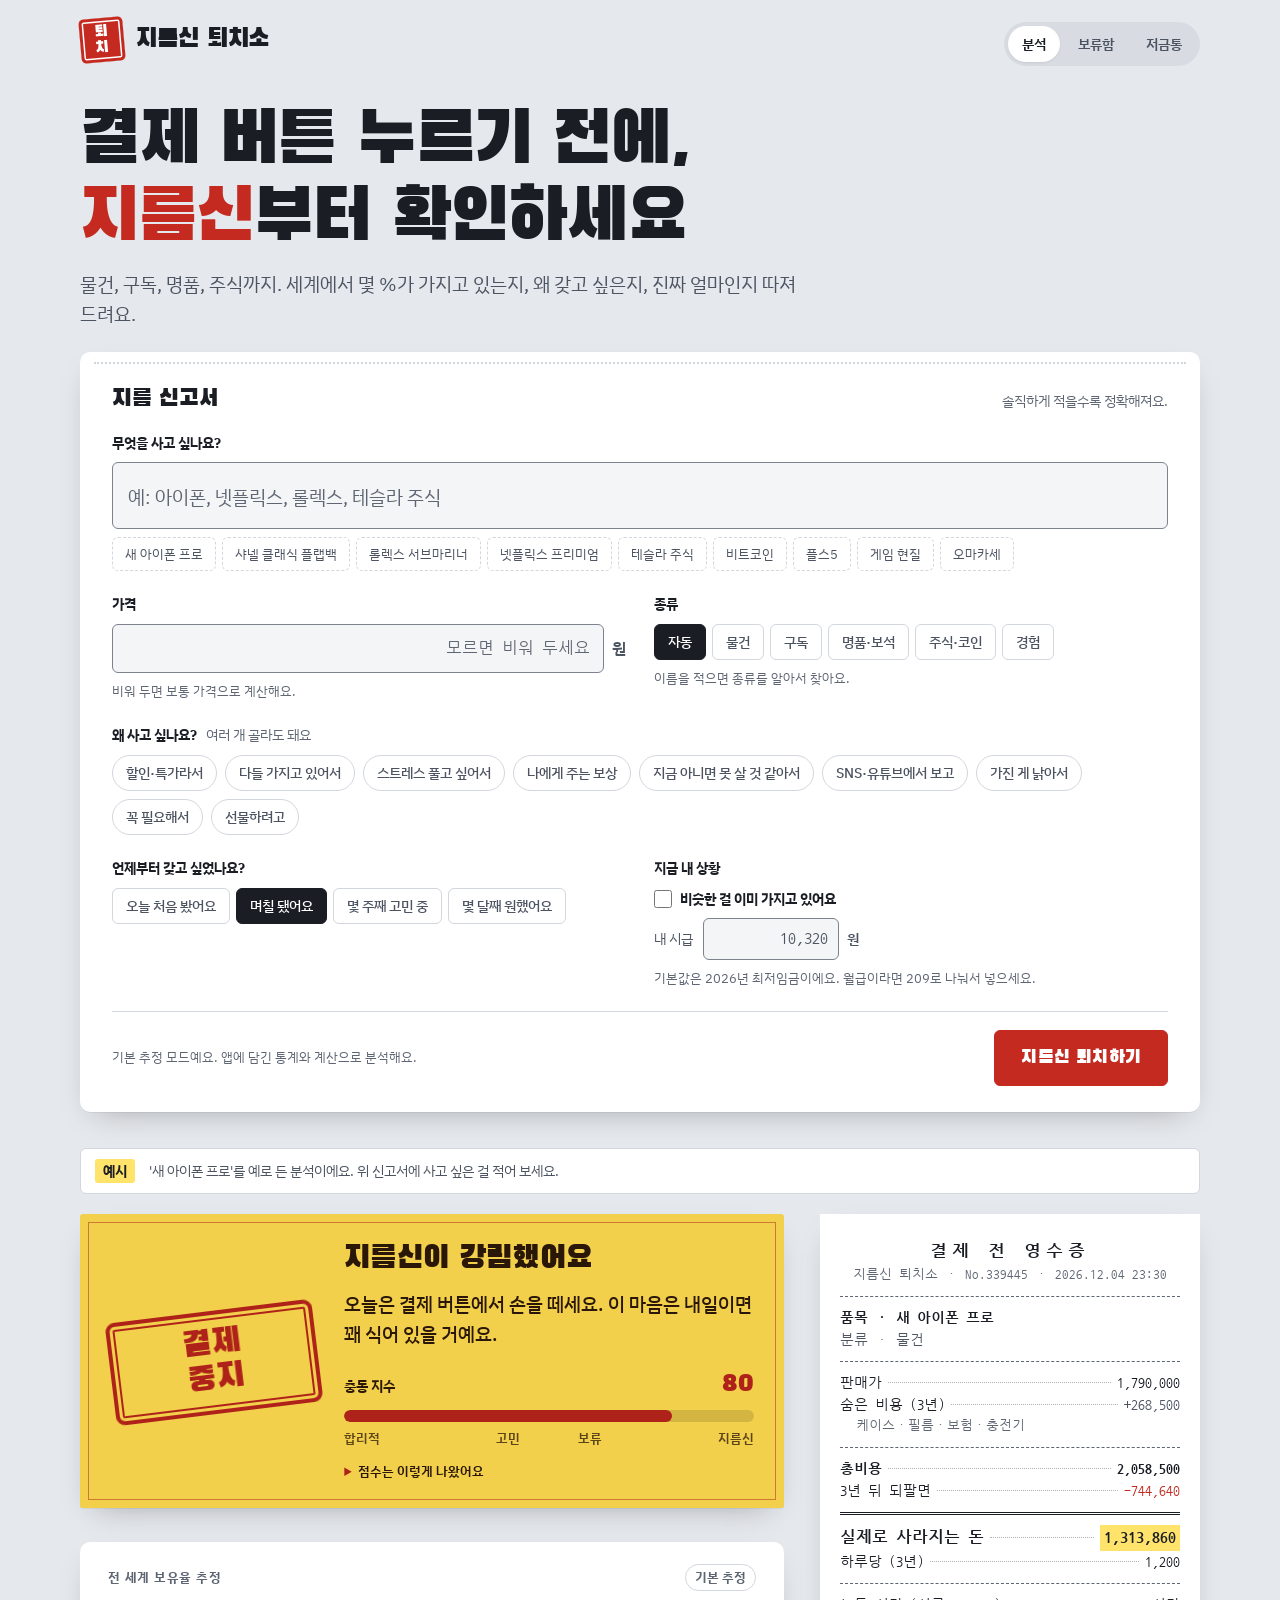
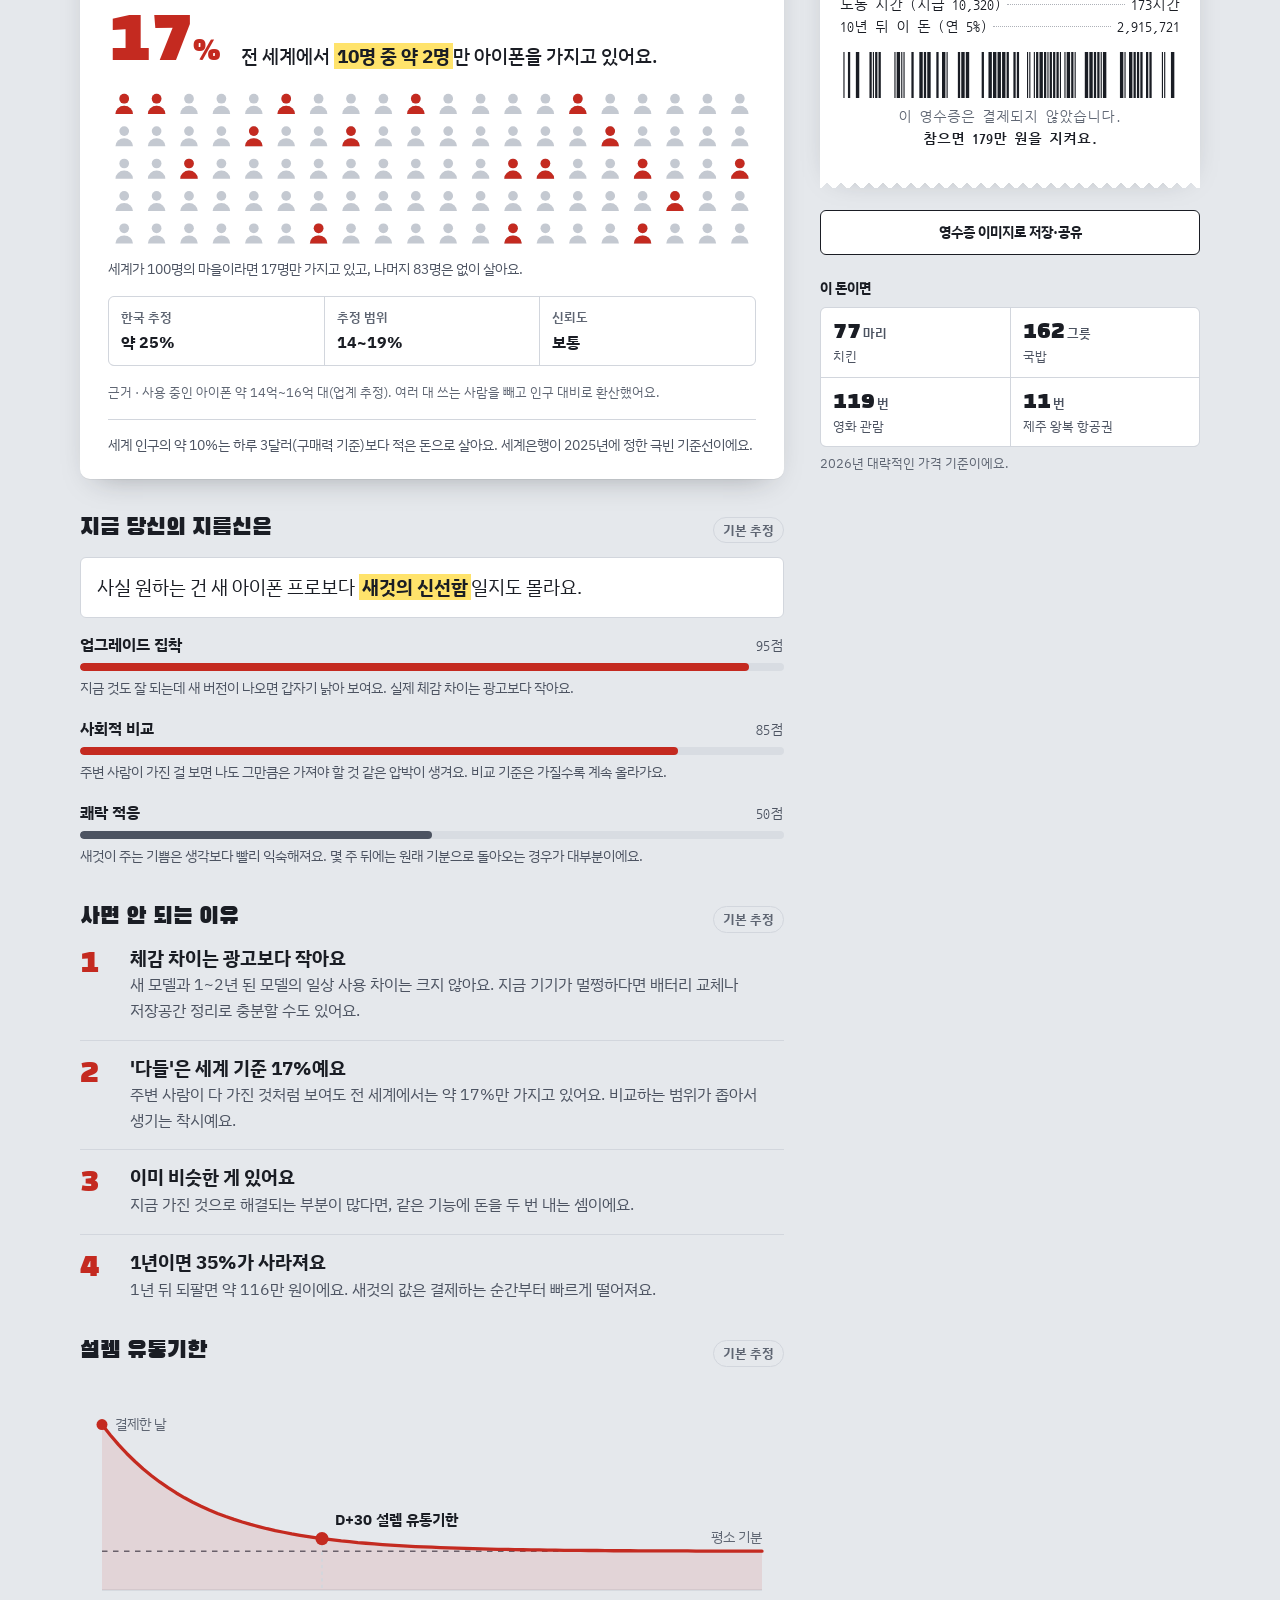
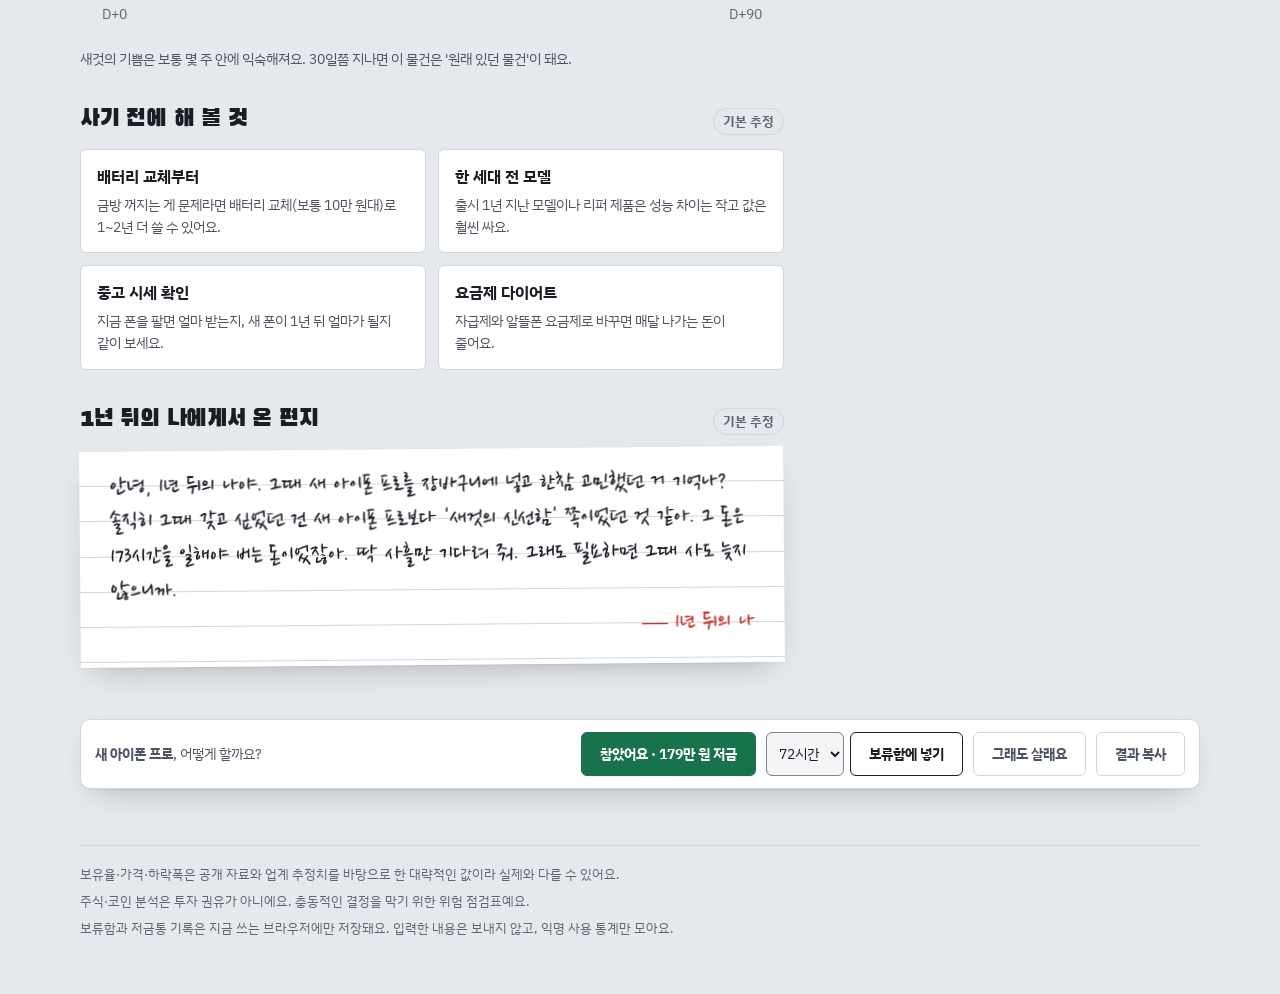
<file: docs/index.html>
<!doctype html>
<html lang="ko">
<head>
<meta charset="utf-8">
<meta name="viewport" content="width=device-width,initial-scale=1,viewport-fit=cover">
<title>지름신 퇴치소</title>
<meta name="claude:viewport-fit-sides" content="cover">
<meta name="description" content="사고 싶은 물건·구독·명품·주식을 입력하면 세계 보유율, 구매 심리, 진짜 비용을 분석해 충동구매를 막아 주는 앱">
<link rel="preconnect" href="https://fonts.googleapis.com">
<link rel="preconnect" href="https://fonts.gstatic.com" crossorigin>
<link rel="stylesheet" href="https://fonts.googleapis.com/css2?family=Black+Han+Sans&family=IBM+Plex+Sans+KR:wght@400;500;600;700&family=Nanum+Gothic+Coding:wght@400;700&family=Nanum+Pen+Script&display=swap">
<meta property="og:type" content="website">
<meta property="og:locale" content="ko_KR">
<meta property="og:title" content="지름신 퇴치소">
<meta property="og:description" content="사고 싶은 물건·구독·명품·주식을 입력하면 세계 보유율, 구매 심리, 진짜 비용을 분석해 충동구매를 막아 주는 앱">
<meta property="og:site_name" content="지름신 퇴치소">
<!-- og:url은 일부러 넣지 않는다: 카카오톡은 og:url 주소로 미리보기를 만들어서 채널별 링크의 ?utm_source= 꼬리표가 빠진다 -->
<meta property="og:image" content="https://jirumsin.com/og.png?v=2">
<meta property="og:image:width" content="1200">
<meta property="og:image:height" content="630">
<meta property="og:image:alt" content="'결제 중지' 도장이 찍힌 지름신 퇴치소의 결제 전 영수증">
<meta name="twitter:card" content="summary_large_image">
<meta name="theme-color" content="#E5E8EC" media="(prefers-color-scheme: light)">
<meta name="theme-color" content="#111317" media="(prefers-color-scheme: dark)">
<link rel="icon" href="data:image/svg+xml,%3Csvg xmlns='http://www.w3.org/2000/svg' viewBox='0 0 64 64'%3E%3Crect x='4' y='4' width='56' height='56' rx='10' fill='%23C42A20'/%3E%3Ctext x='32' y='44' font-size='32' font-weight='700' text-anchor='middle' fill='%23fff' font-family='sans-serif'%3E%ED%87%B4%3C/text%3E%3C/svg%3E">
<link rel="apple-touch-icon" href="apple-touch-icon.png">
<link rel="manifest" href="manifest.webmanifest">
<meta name="apple-mobile-web-app-title" content="지름신 퇴치소">
<style>:root{color-scheme:light;padding-top:env(safe-area-inset-top,0px);padding-bottom:env(safe-area-inset-bottom,0px)}body{margin:0}img{max-width:100%}[hidden]{display:none!important}</style>
<script>
/* 내 방문 제외: 주소에 ?notrack=1을 붙여 열면 이 브라우저의 방문이 Umami 통계에서 빠지고, ?notrack=0이면 다시 잡힌다.
   Umami가 'umami.disabled'를 읽기 전에 저장해야 링크를 연 그 방문부터 빠지므로 Umami 스크립트보다 앞에 둔다. */
(() => {
  const v = new URLSearchParams(location.search).get('notrack');
  if (v === null) return;
  let msg = '';
  try {
    if (v === '1') { localStorage.setItem('umami.disabled', '1'); msg = '이 브라우저의 방문은 통계에서 빠져요'; }
    else if (v === '0') { localStorage.removeItem('umami.disabled'); msg = '이 브라우저의 방문도 다시 통계에 잡혀요'; }
  } catch (e) { /* 저장소를 쓸 수 없는 브라우저 */ }
  // notrack만 지우고 utm_ 같은 나머지 꼬리표와 # 뒷부분은 글자 그대로 남긴다
  const q = location.search.slice(1).split('&').filter(p => p.split('=')[0] !== 'notrack').join('&');
  history.replaceState(history.state, '', location.pathname + (q ? '?' + q : '') + location.hash);
  if (msg) document.addEventListener('DOMContentLoaded', () => {
    const t = document.getElementById('toast');
    t.textContent = msg; t.classList.add('show');
    setTimeout(() => { if (t.textContent === msg) t.classList.remove('show'); }, 4000);
  });
})();
</script>
<script defer src="https://cloud.umami.is/script.js" data-website-id="63fd05df-3a5b-4ae9-b532-b2b4cc97c00c" data-domains="jirumsin.com"></script>
<style>
/* 지름신 퇴치소
   Layout: a checkout counter. The "지름 신고서" slip sits on top; the verdict talisman (부적) and the
   world crowd lead the result, and a long pre-payment receipt runs beside the analysis on wide screens. */
:root {
  --ground: #E5E8EC;
  --ground-2: #D8DCE2;
  --track: #D8DCE2;
  --paper: #FFFFFF;
  --paper-2: #F3F5F7;
  --ink: #1A1D24;
  --ink-2: #4C5361;
  --ink-3: #5F6673;
  --rule: #D2D6DD;
  --field: #7C838F;
  --red: #C42A20;
  --red-soft: #FBE6E3;
  --on-red: #FFFFFF;
  --charm: #F2D04B;
  --charm-ink: #2A1708;
  --charm-red: #AE2219;
  --mark: #FFE36B;
  --save: #18734C;
  --save-soft: #DCF0E6;
  --dot: #C4C9D1;
  --focus: #2D6BEA;
  --shadow: 0 1px 0 rgba(26, 29, 36, .05), 0 12px 30px -16px rgba(26, 29, 36, .38);
  --font-display: "Black Han Sans", "Apple SD Gothic Neo", "Malgun Gothic", sans-serif;
  --font-body: "IBM Plex Sans KR", "Apple SD Gothic Neo", "Malgun Gothic", system-ui, sans-serif;
  --font-mono: "Nanum Gothic Coding", ui-monospace, "SFMono-Regular", Menlo, monospace;
  --font-hand: "Nanum Pen Script", "Apple SD Gothic Neo", cursive;
  --t-xs: .8125rem;
  --t-sm: .875rem;
  --t-md: 1rem;
  --t-lg: 1.1875rem;
  --t-xl: 1.5rem;
  --t-2xl: 2rem;
  --t-3xl: clamp(2.4rem, 7vw, 3.75rem);
  --t-hero: clamp(2.5rem, 8vw, 4.5rem);
  --r-sm: 6px;
  --r-md: 10px;
}
@media (prefers-color-scheme: dark) {
  :root:not([data-theme="light"]) {
    --ground: #111317;
    --ground-2: #1A1D23;
    --track: #353B45;
    --paper: #1C1F26;
    --paper-2: #252930;
    --ink: #ECEDEF;
    --ink-2: #B2B7C0;
    --ink-3: #8E95A0;
    --rule: #323740;
    --field: #6B7280;
    --red: #FF5D50;
    --red-soft: #3B1E1B;
    --on-red: #1B0A08;
    --charm: #DDBB3B;
    --charm-ink: #24140A;
    --charm-red: #A4201A;
    --mark: rgba(255, 212, 64, .32);
    --save: #4FC38E;
    --save-soft: #17362A;
    --dot: #3A4049;
    --focus: #82A8FF;
    --shadow: 0 1px 0 rgba(0, 0, 0, .3), 0 14px 32px -16px rgba(0, 0, 0, .75);
    color-scheme: dark;
  }
}
:root[data-theme="dark"] {
  --ground: #111317;
  --ground-2: #1A1D23;
  --track: #353B45;
  --paper: #1C1F26;
  --paper-2: #252930;
  --ink: #ECEDEF;
  --ink-2: #B2B7C0;
  --ink-3: #8E95A0;
  --rule: #323740;
  --field: #6B7280;
  --red: #FF5D50;
  --red-soft: #3B1E1B;
  --on-red: #1B0A08;
  --charm: #DDBB3B;
  --charm-ink: #24140A;
  --charm-red: #A4201A;
  --mark: rgba(255, 212, 64, .32);
  --save: #4FC38E;
  --save-soft: #17362A;
  --dot: #3A4049;
  --focus: #82A8FF;
  --shadow: 0 1px 0 rgba(0, 0, 0, .3), 0 14px 32px -16px rgba(0, 0, 0, .75);
  color-scheme: dark;
}

* { box-sizing: border-box; }
html { -webkit-text-size-adjust: 100%; scroll-padding-bottom: 120px; }
body {
  background: var(--ground);
  color: var(--ink);
  font-family: var(--font-body);
  font-size: var(--t-md);
  line-height: 1.6;
  padding-left: max(16px, env(safe-area-inset-left, 0px));
  padding-right: max(16px, env(safe-area-inset-right, 0px));
  padding-block: 0 56px;
  word-break: keep-all;
  overflow-wrap: anywhere;
}
h1, h2, h3, h4 { margin: 0; line-height: 1.25; text-wrap: balance; }
p { margin: 0; }
button, input, select, textarea { font: inherit; color: inherit; }
button { cursor: pointer; }
:focus-visible { outline: 2px solid var(--focus); outline-offset: 2px; }
::selection { background: var(--mark); color: var(--ink); }
h2[tabindex="-1"]:focus { outline: none; }
.wrap { max-width: 1120px; margin-inline: auto; }
.num { font-variant-numeric: tabular-nums; }
.mono { font-family: var(--font-mono); }
.sr-only { position: absolute; width: 1px; height: 1px; overflow: hidden; clip: rect(0 0 0 0); white-space: nowrap; }

/* ── 머리말 ─────────────────────────────── */
.top { padding-block: 18px 6px; }
.top-in { display: flex; align-items: center; justify-content: space-between; gap: 12px 20px; flex-wrap: wrap; }
.brand-h { font: inherit; }
.brand { display: inline-flex; align-items: center; gap: 12px; color: var(--ink); text-decoration: none; }
.seal {
  display: grid; place-items: center;
  width: 44px; height: 44px; flex: none;
  background: var(--red); color: var(--on-red);
  font-family: var(--font-display); font-size: 1rem; line-height: 1;
  border-radius: 5px; transform: rotate(-5deg);
  box-shadow: inset 0 0 0 3px var(--red), inset 0 0 0 4.5px var(--on-red);
  writing-mode: vertical-rl; letter-spacing: .05em;
}
.brand-name { font-family: var(--font-display); font-size: 1.6rem; letter-spacing: -.01em; }
.tabs { display: flex; gap: 4px; padding: 4px; background: var(--ground-2); border-radius: 999px; }
.tab {
  display: inline-flex; align-items: center; gap: 6px;
  border: 0; background: transparent; color: var(--ink-2);
  padding: 7px 14px; border-radius: 999px; font-weight: 600; font-size: var(--t-sm);
  white-space: nowrap;
}
.tab[aria-selected="true"] { background: var(--paper); color: var(--ink); box-shadow: 0 1px 2px rgba(0, 0, 0, .08); }
.tab .badge {
  min-width: 20px; padding: 0 6px; border-radius: 999px;
  background: var(--red); color: var(--on-red); font-size: var(--t-xs); line-height: 20px; text-align: center;
}
.tab .badge.save { background: var(--save); color: var(--paper); }
.tab .badge:empty { display: none; }

/* ── 소개 ──────────────────────────────── */
.intro { padding-block: 28px 22px; display: grid; gap: 10px; }
.intro h2 { font-family: var(--font-display); font-weight: 400; font-size: var(--t-hero); letter-spacing: -.02em; line-height: 1.08; }
.intro h2 em { font-style: normal; color: var(--red); }
.intro p { color: var(--ink-2); font-size: var(--t-lg); max-width: 40em; }

/* ── 지름 신고서 ───────────────────────── */
.slip {
  background: var(--paper);
  border-radius: var(--r-md);
  box-shadow: var(--shadow);
  padding: 22px clamp(16px, 4vw, 32px) 26px;
  position: relative;
}
.slip::before {
  content: ""; position: absolute; left: 14px; right: 14px; top: 10px; height: 0;
  border-top: 2px dotted var(--rule);
}
.slip-head { display: flex; align-items: baseline; justify-content: space-between; gap: 6px 16px; flex-wrap: wrap; padding-top: 10px; margin-bottom: 18px; }
.slip-head h2 { font-family: var(--font-display); font-weight: 400; font-size: var(--t-xl); }
.slip-head p { color: var(--ink-3); font-size: var(--t-sm); }
.form { display: grid; gap: 22px; }
.row { display: grid; grid-template-columns: minmax(0, 1fr) minmax(0, 1fr); gap: 22px 28px; }
@media (max-width: 760px) { .row { grid-template-columns: minmax(0, 1fr); } }
.field { display: grid; gap: 8px; align-content: start; min-width: 0; border: 0; margin: 0; padding: 0; }
.field > label, .field > legend, .label {
  font-weight: 700; font-size: var(--t-sm); color: var(--ink); padding: 0; margin-bottom: 0;
}
.field > legend { margin-bottom: 8px; }
.opt { font-weight: 400; color: var(--ink-3); margin-left: 6px; }
.hint { color: var(--ink-3); font-size: var(--t-xs); }
.hint.is-check { color: var(--ink); font-weight: 600; }
.hint .link-btn { font-size: inherit; white-space: nowrap; padding: 6px 0; margin: -6px 0; }
.input, .money input {
  width: 100%; min-width: 0;
  background: var(--paper-2); border: 1.5px solid var(--field); border-radius: var(--r-sm);
  padding: 11px 13px; font-size: var(--t-md);
  transition: border-color .15s, background .15s;
}
.input:hover, .money input:hover { border-color: var(--ink-2); }
input::placeholder, textarea::placeholder { color: var(--ink-3); opacity: 1; }
.input:focus, .money input:focus { outline: none; border-color: var(--ink); background: var(--paper); }
.input-item { font-size: var(--t-xl); font-weight: 600; padding: 13px 15px; }
.input-item::placeholder { font-weight: 400; color: var(--ink-3); font-size: var(--t-lg); }
@media (max-width: 520px) { .input-item { padding-inline: 12px; } .input-item::placeholder { font-size: var(--t-md); } }
.money { display: flex; align-items: center; gap: 8px; }
.money input { font-family: var(--font-mono); font-variant-numeric: tabular-nums; text-align: right; }
.money span { color: var(--ink-2); font-weight: 600; }
.money.sm input { padding: 7px 10px; width: 8.5em; }
.examples { display: flex; flex-wrap: wrap; gap: 6px; }
.ex {
  border: 1px dashed var(--rule); background: transparent; color: var(--ink-2);
  padding: 6px 12px; border-radius: var(--r-sm); font-size: var(--t-xs);
}
.ex:hover { border-color: var(--ink-3); color: var(--ink); background: var(--paper-2); }

.seg { display: flex; flex-wrap: wrap; gap: 6px; }
.chips { display: flex; flex-wrap: wrap; gap: 8px; }
.pick { position: relative; display: inline-flex; }
.pick input { position: absolute; inset: 0; opacity: 0; margin: 0; cursor: pointer; }
.pick span {
  display: inline-flex; align-items: center; gap: 6px;
  border: 1.5px solid var(--rule); border-radius: 999px;
  padding: 6px 13px; font-size: var(--t-sm); font-weight: 500; color: var(--ink-2);
  background: var(--paper); transition: background .15s, color .15s, border-color .15s;
}
.seg .pick span { border-radius: var(--r-sm); }
.pick:hover span { border-color: var(--ink-3); color: var(--ink); }
.pick input:checked + span { background: var(--ink); border-color: var(--ink); color: var(--paper); }
.pick input:focus-visible + span { outline: 2px solid var(--focus); outline-offset: 2px; }
.pick.is-need input:checked + span { background: var(--save); border-color: var(--save); color: var(--paper); }
.check { display: flex; align-items: center; gap: 8px; font-size: var(--t-sm); color: var(--ink-2); cursor: pointer; }
.field > .check { padding-block: 8px; margin-block: -8px; } /* 줄 간격은 그대로 두고 누르는 자리만 넓힌다 */
.check input { width: 18px; height: 18px; accent-color: var(--ink); margin: 0; }
.wage { display: flex; align-items: center; gap: 10px; flex-wrap: wrap; font-size: var(--t-sm); color: var(--ink-2); }

.submit-row { display: flex; align-items: center; justify-content: space-between; gap: 14px 20px; flex-wrap: wrap; padding-top: 4px; border-top: 1px solid var(--rule); padding-block: 18px 0; }
.ai-toggle { display: flex; align-items: flex-start; gap: 10px; cursor: pointer; font-weight: 600; font-size: var(--t-sm); max-width: 32em; }
.ai-toggle input { width: 18px; height: 18px; margin: 2px 0 0; accent-color: var(--red); flex: none; }
.ai-toggle small { display: block; font-weight: 400; color: var(--ink-3); font-size: var(--t-xs); }
.ai-off-note { color: var(--ink-3); font-size: var(--t-xs); max-width: 34em; }

.btn {
  display: inline-flex; align-items: center; justify-content: center; gap: 8px;
  border: 1.5px solid var(--ink); background: var(--paper); color: var(--ink);
  padding: 10px 18px; border-radius: var(--r-sm); font-weight: 700; font-size: var(--t-sm);
  transition: transform .1s, background .15s, color .15s;
}
.btn:hover { background: var(--paper-2); }
.btn:active { transform: translateY(1px); }
.btn[disabled] { opacity: .5; cursor: not-allowed; }
.btn-primary {
  background: var(--red); border-color: var(--red); color: var(--on-red);
  font-family: var(--font-display); font-weight: 400; font-size: var(--t-lg); letter-spacing: .01em;
  padding: 12px 26px;
}
.btn-primary:hover { background: var(--red); filter: brightness(1.06); }
.btn-save { background: var(--save); border-color: var(--save); color: var(--paper); }
.btn-save:hover { background: var(--save); filter: brightness(1.06); }
.btn-ghost { border-color: var(--rule); color: var(--ink-2); }
.btn-sm { padding: 6px 12px; font-size: var(--t-xs); }
.link-btn { border: 0; background: none; padding: 2px 0; color: var(--ink-2); text-decoration: underline; text-underline-offset: 3px; font-size: var(--t-sm); }

/* ── 결과: 배치 ─────────────────────────── */
.view[hidden] { display: none; }
.result { margin-top: 36px; display: grid; gap: 20px; }
.status {
  display: flex; align-items: center; gap: 10px 14px; flex-wrap: wrap;
  padding: 10px 14px; border-radius: var(--r-sm);
  background: var(--paper); border: 1px solid var(--rule); font-size: var(--t-sm); color: var(--ink-2);
}
.status b { color: var(--ink); }
.status .grow { flex: 1 1 14em; min-width: 0; }
.flag { background: var(--mark); color: var(--ink); padding: 1px 8px; font-weight: 700; border-radius: 3px; white-space: nowrap; }
.spin { width: 15px; height: 15px; flex: none; border: 2px solid var(--rule); border-top-color: var(--red); border-radius: 50%; animation: spin .8s linear infinite; }
.rgrid {
  display: grid;
  grid-template-columns: minmax(0, 1fr) minmax(300px, 380px);
  grid-template-areas:
    "verdict receipt" "own receipt" "psych receipt" "reasons receipt"
    "curve receipt" "alts receipt" "letter receipt" "chat receipt";
  gap: 34px 36px;
  align-items: start;
}
.a-verdict { grid-area: verdict; }
.a-own { grid-area: own; }
.a-receipt { grid-area: receipt; display: grid; gap: 22px; }
.a-psych { grid-area: psych; }
.a-reasons { grid-area: reasons; }
.a-curve { grid-area: curve; }
.a-alts { grid-area: alts; }
.a-letter { grid-area: letter; }
.a-chat { grid-area: chat; }
@media (min-width: 941px) and (min-height: 980px) { .a-receipt { position: sticky; top: 16px; } }
@media (max-width: 940px) {
  .rgrid {
    grid-template-columns: minmax(0, 1fr);
    grid-template-areas: "verdict" "own" "receipt" "psych" "reasons" "curve" "alts" "letter" "chat";
  }
}
.sec { display: grid; gap: 14px; min-width: 0; }
.sec-h { display: flex; align-items: baseline; justify-content: space-between; gap: 6px 14px; flex-wrap: wrap; }
.sec-h h3 { font-family: var(--font-display); font-weight: 400; font-size: var(--t-xl); letter-spacing: -.01em; }
.eyebrow { font-size: var(--t-xs); font-weight: 700; letter-spacing: .06em; color: var(--ink-3); }
/* 보유율 카드는 큰 숫자가 앞에 서므로 구역 제목을 작게 둔다(제목 요소는 그대로 h3) */
.sec-h h3.eyebrow { font-family: var(--font-body); font-size: var(--t-xs); font-weight: 700; letter-spacing: .06em; line-height: 1.6; }
.src {
  font-size: var(--t-xs); font-weight: 700; padding: 2px 9px; border-radius: 999px;
  border: 1px solid var(--rule); color: var(--ink-3); white-space: nowrap;
}
.src.ai { border-color: var(--red); color: var(--red); }
.lead { color: var(--ink-2); max-width: 42em; }
.flash { animation: flash 1.4s ease-out; }

/* ── 판정 부적 ──────────────────────────── */
.charm {
  position: relative;
  background: var(--charm); color: var(--charm-ink);
  border-radius: 3px; box-shadow: var(--shadow);
  padding: 26px clamp(18px, 4vw, 30px) 24px;
  display: grid; grid-template-columns: auto minmax(0, 1fr); gap: 18px 26px; align-items: center;
}
.charm::before {
  content: ""; position: absolute; inset: 8px; pointer-events: none;
  border: 1.5px solid var(--charm-red); opacity: .5;
}
.stamp {
  font-family: var(--font-display); color: var(--charm-red);
  border: 4px solid var(--charm-red); border-radius: 9px;
  box-shadow: inset 0 0 0 3px var(--charm), inset 0 0 0 5px var(--charm-red);
  padding: 12px 14px; min-width: 6.2em; text-align: center;
  font-size: clamp(1.5rem, 4.5vw, 2.1rem); line-height: 1.05;
  transform: rotate(-7deg);
}
.stamp.hit { animation: stamp-in .45s cubic-bezier(.2, .9, .3, 1.25) both; }
.charm-body { display: grid; gap: 10px; min-width: 0; }
.charm h2 { font-family: var(--font-display); font-weight: 400; font-size: var(--t-2xl); line-height: 1.2; }
.charm .line { font-size: var(--t-lg); font-weight: 500; }
.meter { display: grid; gap: 6px; margin-top: 4px; }
.meter-top { display: flex; justify-content: space-between; align-items: baseline; gap: 10px; font-weight: 700; font-size: var(--t-sm); }
.meter-top b { font-family: var(--font-display); font-weight: 400; font-size: 1.6rem; color: var(--charm-red); }
.meter-track { position: relative; height: 12px; border-radius: 999px; background: rgba(42, 23, 8, .14); overflow: hidden; }
.meter-fill { position: absolute; inset: 0 auto 0 0; background: var(--charm-red); border-radius: 999px; transition: width .6s ease; }
.meter-scale { display: grid; grid-template-columns: repeat(4, 1fr); font-size: var(--t-xs); font-weight: 600; opacity: .75; }
.meter-scale span:nth-child(2) { text-align: center; }
.meter-scale span:nth-child(3) { text-align: center; }
.meter-scale span:last-child { text-align: right; }
.why-score { font-size: var(--t-xs); }
.why-score summary { cursor: pointer; font-weight: 600; width: fit-content; padding-block: 10px; margin-block: -8px; }
.why-score summary::marker { color: var(--charm-red); }
.why-score ul { margin: 6px 0 0; padding-left: 1.1em; }
@media (max-width: 560px) { .charm { grid-template-columns: minmax(0, 1fr); } .stamp { justify-self: start; } }

/* ── 세계 보유율 ─────────────────────────── */
.own { background: var(--paper); border-radius: var(--r-md); box-shadow: var(--shadow); padding: 22px clamp(16px, 4vw, 28px); display: grid; gap: 16px; }
.own-head { display: grid; grid-template-columns: auto minmax(0, 1fr); gap: 6px 20px; align-items: end; }
.own-big { font-family: var(--font-display); color: var(--red); line-height: .9; white-space: nowrap; }
.own-big .n { font-size: var(--t-hero); letter-spacing: -.02em; }
.own-big .u { font-size: var(--t-2xl); margin-left: 2px; }
.own-sub { font-size: var(--t-lg); font-weight: 500; }
.own-sub b { background: var(--mark); padding: 0 3px; }
@media (max-width: 520px) { .own-head { grid-template-columns: minmax(0, 1fr); } }
.crowd { margin: 0; display: grid; gap: 8px; }
.crowd canvas { width: 100%; display: block; }
.crowd figcaption { color: var(--ink-2); font-size: var(--t-sm); }
.facts { display: grid; grid-template-columns: repeat(3, minmax(0, 1fr)); gap: 1px; background: var(--rule); border: 1px solid var(--rule); border-radius: var(--r-sm); overflow: hidden; margin: 0; }
.facts div { background: var(--paper); padding: 10px 12px; display: grid; gap: 2px; }
.facts dt { font-size: var(--t-xs); color: var(--ink-3); font-weight: 600; }
.facts dd { margin: 0; font-weight: 700; font-variant-numeric: tabular-nums; }
@media (max-width: 520px) { .facts { grid-template-columns: minmax(0, 1fr); } }
.basis { font-size: var(--t-xs); color: var(--ink-3); }
.perspective { font-size: var(--t-sm); color: var(--ink-2); border-top: 1px solid var(--rule); padding-top: 14px; }

/* ── 결제 전 영수증 ───────────────────────── */
.receipt {
  position: relative; background: var(--paper); color: var(--ink);
  font-family: var(--font-mono); font-size: .86rem; line-height: 1.6;
  padding: 24px 20px 26px; box-shadow: var(--shadow);
  margin-bottom: 12px;
}
.receipt::after {
  content: ""; position: absolute; left: 0; right: 0; bottom: -12px; height: 12px;
  background:
    linear-gradient(135deg, var(--paper) 50%, transparent 50%) 0 0 / 14px 12px repeat-x,
    linear-gradient(225deg, var(--paper) 50%, transparent 50%) 0 0 / 14px 12px repeat-x;
}
.rc-title { text-align: center; font-weight: 700; font-size: 1.05rem; letter-spacing: .3em; line-height: 1.6; }
.rc-meta { text-align: center; color: var(--ink-3); font-size: var(--t-xs); }
.rc-kind { color: var(--ink-2); }
.rc-rule { border: 0; border-top: 1px dashed var(--ink-3); margin: 10px 0; }
.rc-rule.double { border-top: 3px double var(--ink); }
.rc-line { display: flex; align-items: baseline; gap: 6px; }
.rc-line .l { min-width: 0; }
.rc-line .d { flex: 1 1 10px; border-bottom: 1px dotted var(--ink-3); opacity: .5; transform: translateY(-4px); }
.rc-line .v { flex: none; text-align: right; font-variant-numeric: tabular-nums; white-space: nowrap; }
.rc-line.minus .v { color: var(--red); }
.rc-line.plus .v { color: var(--ink-2); }
.rc-line.total { font-weight: 700; }
.rc-line.grand { font-weight: 700; font-size: 1rem; }
.rc-line.grand .v { background: var(--mark); padding: 0 4px; }
.rc-sub { color: var(--ink-3); font-size: var(--t-xs); padding-left: 1.2em; }
.rc-ctl { display: grid; gap: 4px; margin: 6px 0 2px; font-size: var(--t-xs); color: var(--ink-2); }
.rc-ctl input { width: 100%; height: 24px; margin: 0; accent-color: var(--red); }
.barcode { margin-top: 14px; }
.barcode svg { display: block; width: 100%; height: 46px; }
.rc-foot { text-align: center; font-size: var(--t-sm); color: var(--ink-3); margin-top: 8px; }
.rc-foot b { color: var(--ink); }
.swap-h { font-weight: 700; font-size: var(--t-sm); margin-bottom: 8px; }
.swap { display: grid; grid-template-columns: repeat(2, minmax(0, 1fr)); gap: 1px; background: var(--rule); border: 1px solid var(--rule); border-radius: var(--r-sm); overflow: hidden; }
.swap div { background: var(--paper); padding: 10px 12px; display: grid; gap: 0; }
.swap b { font-family: var(--font-display); font-weight: 400; font-size: 1.45rem; line-height: 1.2; font-variant-numeric: tabular-nums; }
.swap span { font-size: var(--t-xs); color: var(--ink-2); }
.swap-note { font-size: var(--t-xs); color: var(--ink-3); margin-top: 6px; }

/* ── 심리·이유·대안 ─────────────────────── */
.want { background: var(--paper); border-radius: var(--r-sm); padding: 14px 16px; font-size: var(--t-lg); border: 1px solid var(--rule); }
.want mark { background: var(--mark); color: var(--ink); padding: 0 3px; font-weight: 700; }
.psy { list-style: none; margin: 0; padding: 0; display: grid; gap: 16px; }
.psy li { display: grid; gap: 6px; }
.psy-top { display: flex; justify-content: space-between; gap: 10px; align-items: baseline; }
.psy-top b { font-size: var(--t-md); }
.psy-top span { font-family: var(--font-mono); color: var(--ink-2); font-size: var(--t-sm); }
.bar { height: 8px; background: var(--track); border-radius: 999px; overflow: hidden; }
.bar i { display: block; height: 100%; background: var(--ink-2); border-radius: 999px; transition: width .6s ease; }
.bar i.hot { background: var(--red); }
.psy p { color: var(--ink-2); font-size: var(--t-sm); }
.reasons { list-style: none; counter-reset: r; margin: 0; padding: 0; display: grid; gap: 16px; }
.reasons li { counter-increment: r; display: grid; grid-template-columns: 2.4rem minmax(0, 1fr); gap: 2px 12px; padding-bottom: 16px; border-bottom: 1px solid var(--rule); }
.reasons li:last-child { border-bottom: 0; padding-bottom: 0; }
.reasons li::before { content: counter(r); grid-row: span 2; font-family: var(--font-display); font-size: 2rem; line-height: 1; color: var(--red); }
.reasons.is-ok li::before { color: var(--save); }
.reasons h4 { font-size: var(--t-lg); font-weight: 700; }
.reasons p { color: var(--ink-2); }
.curve svg { display: block; width: 100%; height: auto; }
.curve-note { color: var(--ink-2); font-size: var(--t-sm); }
.ladder { display: grid; gap: 8px; }
.ladder-row { display: grid; grid-template-columns: 4.5em minmax(0, 1fr) 5em; gap: 10px; align-items: center; font-family: var(--font-mono); font-size: var(--t-sm); }
.ladder-row .neg { color: var(--red); text-align: right; }
.ladder-row .pos { text-align: right; font-weight: 700; }
.ladder-row.me { background: var(--mark); border-radius: 3px; padding: 2px 4px; }
.ladder-row.me .neg { color: var(--ink); }
.alts { display: grid; grid-template-columns: repeat(2, minmax(0, 1fr)); gap: 12px; }
.alt { border: 1px solid var(--rule); border-radius: var(--r-sm); padding: 14px 16px; display: grid; gap: 4px; align-content: start; background: var(--paper); }
.alt b { font-size: var(--t-md); }
.alt p { color: var(--ink-2); font-size: var(--t-sm); }
@media (max-width: 560px) { .alts { grid-template-columns: minmax(0, 1fr); } }

/* ── 미래에서 온 편지 ─────────────────────── */
.letter {
  background-color: var(--paper); color: var(--ink);
  background-image: repeating-linear-gradient(to bottom, transparent 0, transparent calc(2.2rem - 1px), var(--rule) calc(2.2rem - 1px), var(--rule) 2.2rem);
  font-family: var(--font-hand); font-size: 1.6rem; line-height: 2.2rem;
  padding: 1.1rem clamp(18px, 4vw, 30px) 1.4rem; box-shadow: var(--shadow);
  transform: rotate(-.5deg); white-space: pre-line;
}
.letter .sign { display: block; text-align: right; color: var(--red); }

/* ── 반론하기 ───────────────────────────── */
.msgs { display: grid; gap: 10px; }
.msg { max-width: 88%; padding: 10px 14px; border-radius: var(--r-md); white-space: pre-line; font-size: var(--t-sm); }
.msg.me { justify-self: end; background: var(--ink); color: var(--paper); border-bottom-right-radius: 4px; }
.msg.ai { justify-self: start; background: var(--paper); border: 1px solid var(--rule); border-bottom-left-radius: 4px; }
.chat-form { display: flex; gap: 8px; align-items: flex-end; }
.chat-form textarea { flex: 1 1 auto; min-width: 0; resize: vertical; min-height: 48px; }

/* ── 결정 바 ───────────────────────────── */
.actions {
  position: sticky; bottom: max(10px, env(safe-area-inset-bottom, 0px)); z-index: 5;
  display: flex; flex-wrap: wrap; align-items: center; gap: 10px;
  background: var(--paper); border-radius: var(--r-md); box-shadow: var(--shadow); border: 1px solid var(--rule);
  padding: 12px 14px;
}
.actions .grow { flex: 1 1 12em; min-width: 0; font-size: var(--t-sm); color: var(--ink-2); }
.hold { display: flex; gap: 6px; align-items: stretch; flex-wrap: wrap; }
.hold select { background: var(--paper-2); border: 1.5px solid var(--field); border-radius: var(--r-sm); padding: 8px 8px; font-size: var(--t-sm); }
.buy-panel { background: var(--paper); border-radius: var(--r-md); border: 1px solid var(--rule); padding: 18px; display: grid; gap: 12px; }
.buy-panel ul { list-style: none; margin: 0; padding: 0; display: grid; gap: 8px; }

/* ── 분석 피드백 (Pages판) ─────────────── */
.feedback { display: flex; flex-wrap: wrap; align-items: center; justify-content: center; gap: 8px 14px; padding: 4px 0; color: var(--ink-2); font-size: var(--t-sm); font-weight: 600; }
.fb-btns { display: flex; gap: 8px; }
.fb-btns .btn { min-width: 56px; padding: 6px 14px; font-size: var(--t-lg); line-height: 1.3; }
.fb-done { color: var(--ink); }

/* ── 보류함·저금통 ─────────────────────── */
.panel { display: grid; gap: 18px; padding-top: 30px; }
.panel-h { display: grid; gap: 6px; }
.panel-h h2 { font-family: var(--font-display); font-weight: 400; font-size: var(--t-2xl); }
.panel-h p { color: var(--ink-2); max-width: 44em; }
.empty { padding: 30px 20px; text-align: center; color: var(--ink-3); border: 1.5px dashed var(--rule); border-radius: var(--r-md); display: grid; gap: 10px; justify-items: center; }
.cards { display: grid; gap: 12px; }
.wcard { background: var(--paper); border-radius: var(--r-md); box-shadow: var(--shadow); padding: 16px 18px; display: grid; grid-template-columns: minmax(0, 1fr) auto; gap: 10px 16px; align-items: center; }
.wcard h3 { font-size: var(--t-lg); font-weight: 700; }
.wcard .meta { color: var(--ink-3); font-size: var(--t-xs); }
.wcard .clock { font-family: var(--font-mono); font-size: var(--t-lg); font-weight: 700; text-align: right; font-variant-numeric: tabular-nums; }
.wcard .progress { grid-column: 1 / -1; height: 6px; background: var(--track); border-radius: 999px; overflow: hidden; }
.wcard .progress i { display: block; height: 100%; background: var(--ink-2); }
.wcard .btns { grid-column: 1 / -1; display: flex; flex-wrap: wrap; gap: 8px; }
.wcard.ready { box-shadow: var(--shadow), inset 0 0 0 2px var(--save); }
.wcard.ready .clock { color: var(--save); }
.jar-view { display: grid; gap: 24px; }
.jar-top { display: grid; grid-template-columns: 170px minmax(0, 1fr); gap: 20px 28px; align-items: center; background: var(--paper); border-radius: var(--r-md); box-shadow: var(--shadow); padding: 22px clamp(16px, 4vw, 28px); }
@media (max-width: 600px) { .jar-top { grid-template-columns: minmax(0, 1fr); justify-items: center; text-align: center; } }
.jar-svg { width: 170px; height: auto; display: block; }
.jar-info { display: grid; gap: 8px; min-width: 0; }
.jar-total { font-family: var(--font-display); font-size: var(--t-3xl); color: var(--save); line-height: 1.05; font-variant-numeric: tabular-nums; }
.jar-stats { color: var(--ink-2); font-size: var(--t-sm); }
.goal-form { display: flex; flex-wrap: wrap; gap: 8px; align-items: center; }
.goal-form .input { width: auto; flex: 1 1 9em; padding: 8px 10px; font-size: var(--t-sm); }
.goal-bar { height: 10px; background: var(--track); border-radius: 999px; overflow: hidden; }
.goal-bar i { display: block; height: 100%; background: var(--save); }
.ledger { list-style: none; margin: 0; padding: 0; display: grid; }
.ledger li { display: grid; grid-template-columns: minmax(0, 1fr) auto auto; gap: 4px 14px; align-items: center; padding: 11px 2px; border-bottom: 1px dashed var(--rule); }
.ledger .nm { font-weight: 600; }
.ledger .dt { color: var(--ink-3); font-size: var(--t-xs); grid-column: 1; }
.ledger .amt { font-family: var(--font-mono); font-weight: 700; color: var(--save); text-align: right; font-variant-numeric: tabular-nums; grid-row: 1 / span 2; grid-column: 2; }
.ledger .amt.spent { color: var(--ink-2); }
.ledger .x { grid-row: 1 / span 2; grid-column: 3; }
.coin { position: absolute; width: 22px; height: 22px; border-radius: 50%; background: var(--charm); box-shadow: inset 0 0 0 3px var(--charm-red); animation: coin .9s ease-in both; pointer-events: none; }

/* ── 바닥글·알림 ───────────────────────── */
.foot { margin-top: 56px; padding-top: 18px; border-top: 1px solid var(--rule); color: var(--ink-3); font-size: var(--t-xs); display: grid; gap: 6px; }
.foot a { color: var(--ink-2); }
.toast {
  position: fixed; left: 50%; bottom: calc(18px + env(safe-area-inset-bottom, 0px)); z-index: 50;
  transform: translate(-50%, 16px); opacity: 0; pointer-events: none;
  background: var(--ink); color: var(--paper); padding: 10px 18px; border-radius: 999px;
  font-weight: 600; font-size: var(--t-sm); width: max-content; max-width: calc(100vw - 32px); transition: opacity .25s, transform .25s;
}
.toast.show { opacity: 1; transform: translate(-50%, 0); }

@keyframes stamp-in { 0% { transform: rotate(-7deg) scale(1.9); opacity: .15; } 65% { transform: rotate(-7deg) scale(.94); opacity: 1; } 100% { transform: rotate(-7deg) scale(1); opacity: 1; } }
@keyframes flash { 0% { box-shadow: 0 0 0 3px var(--mark); } 100% { box-shadow: 0 0 0 3px transparent; } }
@keyframes spin { to { transform: rotate(360deg); } }
@keyframes coin { 0% { transform: translateY(-70px); opacity: 0; } 25% { opacity: 1; } 100% { transform: translateY(30px); opacity: 0; } }
@media (prefers-reduced-motion: reduce) {
  *, *::before, *::after { animation-duration: .01ms !important; animation-iteration-count: 1 !important; transition-duration: .01ms !important; }
}

/* ── 그래프·보조 요소 ───────────────────── */
.meter-scale { grid-template-columns: 3fr 2fr 2fr 3fr; }
.meter-scale span { text-align: center; }
.meter-scale span:first-child { text-align: left; }
.meter-scale span:last-child { text-align: right; }
.cv-grid { stroke: var(--rule); stroke-width: 1.5; }
.cv-base { stroke: var(--ink-3); stroke-width: 1.2; stroke-dasharray: 5 5; }
.cv-area { fill: var(--red); opacity: .1; }
.cv-line { fill: none; stroke: var(--red); stroke-width: 3; stroke-linecap: round; stroke-linejoin: round; }
.cv-dot { fill: var(--red); }
.cv-text { fill: var(--ink-3); font-size: 13px; font-family: var(--font-body); }
.cv-label { fill: var(--ink); font-size: 14px; font-weight: 700; font-family: var(--font-body); }
.rc-item { font-weight: 700; overflow-wrap: anywhere; }
.swap b small { font-family: var(--font-body); font-size: var(--t-xs); font-weight: 600; margin-left: 2px; color: var(--ink-2); }
.wcard .ask { flex-basis: 100%; color: var(--ink-2); font-size: var(--t-sm); }
.jar-fill { fill: var(--save); opacity: .26; }
.jar-glass { fill: none; stroke: var(--ink); stroke-width: 3; }
.jar-lid { fill: var(--ink-2); }
.jar-slot { fill: var(--paper); }
.jar-coin { fill: var(--charm); stroke: var(--charm-red); stroke-width: 2; }
.jar-info .goal-form { justify-content: inherit; }
.panel-swap { max-width: 520px; }
.buy-panel h3 { font-family: var(--font-display); font-weight: 400; font-size: var(--t-xl); }
.input[aria-invalid="true"] { border-color: var(--red); }
.actions.is-static { position: static; }

/* ── 영수증 이미지 ─────────────────────── */
.card-dialog { border: 0; padding: 0; background: transparent; color: var(--ink); width: min(480px, calc(100vw - 32px)); max-height: calc(100vh - 32px); overflow: auto; }
.card-dialog::backdrop { background: rgba(10, 12, 16, .62); }
.card-box { background: var(--paper); border-radius: var(--r-md); box-shadow: var(--shadow); padding: 18px; display: grid; gap: 12px; }
.card-box h2 { font-family: var(--font-display); font-weight: 400; font-size: var(--t-xl); }
.card-box img { display: block; width: 100%; height: auto; max-height: 58vh; object-fit: contain; border-radius: var(--r-sm); background: var(--paper-2); }
.card-msg { font-size: var(--t-sm); font-weight: 600; }
.card-msg:empty { display: none; }
.card-btns { display: flex; flex-wrap: wrap; gap: 8px; }
.card-btns .btn { flex: 1 1 auto; }
/* 휴대폰: 결정 바를 두 줄로 줄여 화면을 덜 가린다. 반대되는 결정이 붙어 있으니 누르는 자리는 44px를 지킨다 */
@media (max-width: 560px) {
  .tab { padding-block: 10px; }
  .actions { gap: 8px; padding: 8px; }
  .actions .btn { min-height: 44px; padding: 8px 10px; font-size: var(--t-xs); }
  .actions.is-done .grow { flex-basis: 100%; }
  .actions:not(.is-done) { display: grid; grid-template-columns: minmax(0, 1fr) auto; }
  .actions:not(.is-done) .grow { display: none; }
  .actions [data-act="resist"] { grid-area: 1 / 1; }
  .actions [data-act="buy"] { grid-area: 1 / 2; }
  .actions .hold { grid-area: 2 / 1; flex-wrap: nowrap; }
  .actions [data-act="copy"] { grid-area: 2 / 2; }
  .hold select { min-height: 44px; padding: 6px 4px; font-size: var(--t-xs); }
}
</style>
</head>
<body>
<header class="top">
  <div class="wrap top-in">
    <h1 class="brand-h"><a class="brand" href="#analyze" id="brand"><span class="seal" aria-hidden="true">퇴치</span><span class="brand-name">지름신 퇴치소</span></a></h1>
    <nav class="tabs" role="tablist" aria-label="화면 선택">
      <button class="tab" type="button" role="tab" id="tab-analyze" aria-controls="view-analyze" aria-selected="true" data-view="analyze">분석</button>
      <button class="tab" type="button" role="tab" id="tab-wait" aria-controls="view-wait" aria-selected="false" data-view="wait">보류함 <span class="badge" id="wait-badge"></span></button>
      <button class="tab" type="button" role="tab" id="tab-jar" aria-controls="view-jar" aria-selected="false" data-view="jar">저금통 <span class="badge save" id="jar-badge"></span></button>
    </nav>
  </div>
</header>

<main class="wrap">
  <section class="view" id="view-analyze" role="tabpanel" aria-labelledby="tab-analyze">
    <div class="intro">
      <h2>결제 버튼 누르기 전에,<br><em>지름신</em>부터 확인하세요</h2>
      <p>물건, 구독, 명품, 주식까지. 세계에서 몇 %가 가지고 있는지, 왜 갖고 싶은지, 진짜 얼마인지 따져 드려요.</p>
    </div>

    <section class="slip" aria-labelledby="slip-title">
      <div class="slip-head">
        <h2 id="slip-title">지름 신고서</h2>
        <p>솔직하게 적을수록 정확해져요.</p>
      </div>
      <form class="form" id="form" novalidate>
        <div class="field">
          <label for="item">무엇을 사고 싶나요?</label>
          <input class="input input-item" id="item" name="item" type="text" autocomplete="off" maxlength="60" placeholder="예: 아이폰, 넷플릭스, 롤렉스, 테슬라 주식">
          <p class="hint is-check" id="item-err" hidden>무엇을 사고 싶은지 먼저 적어 주세요.</p>
          <div class="examples" id="examples" role="group" aria-label="예시로 채워 보기"></div>
          <p class="hint" id="ex-note" hidden></p>
        </div>
        <div class="row">
          <div class="field">
            <label for="price" id="price-label">가격</label>
            <div class="money"><input id="price" name="price" type="text" inputmode="numeric" autocomplete="off" placeholder="모르면 비워 두세요" aria-describedby="price-hint"><span>원</span></div>
            <p class="hint" id="price-hint">비워 두면 보통 가격으로 계산해요.</p>
          </div>
          <fieldset class="field" aria-describedby="type-hint">
            <legend>종류</legend>
            <div class="seg" id="type-seg"></div>
            <p class="hint" id="type-hint"></p>
          </fieldset>
        </div>
        <fieldset class="field">
          <legend>왜 사고 싶나요? <span class="opt">여러 개 골라도 돼요</span></legend>
          <div class="chips" id="reasons"></div>
        </fieldset>
        <div class="row">
          <fieldset class="field">
            <legend>언제부터 갖고 싶었나요?</legend>
            <div class="seg" id="since-seg"></div>
          </fieldset>
          <div class="field">
            <span class="label">지금 내 상황</span>
            <label class="check"><input type="checkbox" id="similar"> 비슷한 걸 이미 가지고 있어요</label>
            <div class="wage"><label for="wage">내 시급</label><span class="money sm"><input id="wage" type="text" inputmode="numeric" autocomplete="off" value="10,320"><span>원</span></span></div>
            <p class="hint">기본값은 2026년 최저임금이에요. 월급이라면 209로 나눠서 넣으세요.</p>
          </div>
        </div>
        <div class="submit-row">
          <label class="ai-toggle" id="ai-wrap" hidden><input type="checkbox" id="ai-on" checked><span>Claude 정밀 분석<small>세계 보유율과 구매 심리를 Claude가 한 번 더 추정해요. 내 Claude 사용량이 쓰여요.</small></span></label>
          <p class="ai-off-note" id="ai-note">기본 추정 모드예요. 앱에 담긴 통계와 계산으로 분석해요.</p>
          <button class="btn btn-primary" type="submit" id="go">지름신 퇴치하기</button>
        </div>
      </form>
    </section>

    <section class="result" id="result"></section>
  </section>

  <section class="view panel" id="view-wait" role="tabpanel" aria-labelledby="tab-wait" hidden>
    <div class="panel-h">
      <h2 tabindex="-1">보류함</h2>
      <p>사고 싶은 마음은 시간이 지나면 꽤 식어요. 정해 둔 시간이 지나도 여전히 필요하다면, 그때 사도 늦지 않아요.</p>
    </div>
    <div class="cards" id="wait-list"></div>
  </section>

  <section class="view panel" id="view-jar" role="tabpanel" aria-labelledby="tab-jar" hidden>
    <div class="panel-h">
      <h2 tabindex="-1">참은 돈 저금통</h2>
      <p>사지 않고 참은 금액이 여기에 쌓여요. 진짜 원하는 목표를 정해 두면 참는 게 덜 아까워요.</p>
    </div>
    <div class="jar-view" id="jar-view"></div>
  </section>

  <footer class="foot">
    <p>보유율·가격·하락폭은 공개 자료와 업계 추정치를 바탕으로 한 대략적인 값이라 실제와 다를 수 있어요.</p>
    <p>주식·코인 분석은 투자 권유가 아니에요. 충동적인 결정을 막기 위한 위험 점검표예요.</p>
    <p>보류함과 저금통 기록은 지금 쓰는 브라우저에만 저장돼요.<span id="stats-note" hidden> 입력한 내용은 보내지 않고, 익명 사용 통계만 모아요.</span></p>
  </footer>
</main>
<div class="toast" id="toast" role="status" aria-live="polite"></div>
<p class="sr-only" id="sr-say" aria-live="polite"></p>
<dialog class="card-dialog" id="card-dialog" aria-labelledby="card-title">
  <div class="card-box">
    <h2 id="card-title">영수증 이미지</h2>
    <img id="card-img" alt="">
    <p class="hint">공유나 저장이 안 되면 이미지를 길게 누르거나(휴대폰) 오른쪽 클릭해서(컴퓨터) 저장하세요.</p>
    <p class="card-msg" id="card-msg" role="status"></p>
    <div class="card-btns">
      <button class="btn btn-primary" type="button" id="card-share">공유하기</button>
      <button class="btn" type="button" id="card-save">이미지 저장</button>
      <button class="btn btn-ghost" type="button" id="card-close">닫기</button>
    </div>
  </div>
</dialog>
<script>
(() => {
"use strict";
/* ── 물건 사전 ─────────────────────────────
   [id, 키워드(| 구분, 소문자·공백 없이), 기준 이름, 분류, 세계 보유율 %, 하한, 상한, 한국 %, 보통 가격(원·구독은 월), 근거, 덧붙임]
   보유율은 세계 인구 약 83억 명 대비 "지금 가진(구독 중인, 보유한) 사람"의 대략적인 비율이다.
   옷·가구처럼 거의 모두 가진 생필품이나 목적지가 정해지지 않은 여행은 "몇 %가 가졌나"로 견줄 수 없어서
   보유율 칸을 null로 두고 덧붙임의 ownNote(숫자 대신 보여 줄 한 문장)를 쓴다. basic은 생필품 표시다.
   투자 항목의 note는 과거 최대 하락 설명이니 섞지 않는다. */
const ITEMS = [
  // 스마트폰·전자기기
  ['iphone', '아이폰|iphone', '아이폰', 'phone', 17, 14, 19, 25, 1550000, '사용 중인 아이폰 약 14억~16억 대(업계 추정). 여러 대 쓰는 사람을 빼고 인구 대비로 환산했어요.'],
  ['foldable', '폴더블|폴드|플립|zfold|zflip', '폴더블폰', 'phone', 0.8, 0.5, 1.1, 8, 2300000, '폴더블폰 누적 출하 약 1억 대 안팎(업계 추정) 중 지금 쓰이는 기기 기준이에요.'],
  ['galaxy', '갤럭시|galaxy', '갤럭시 스마트폰', 'phone', 12, 10, 14, 65, 1350000, '사용 중인 삼성 스마트폰 10억 대 이상(업계 추정) 기준이에요.'],
  ['smartphone', '스마트폰|핸드폰|휴대폰|휴대전화|새폰|최신폰|픽셀폰', '스마트폰', 'phone', 58, 54, 62, 93, 1100000, '전 세계 스마트폰 사용자 약 45억~50억 명(GSMA 등 업계 추정) 기준이에요.'],
  ['macbook', '맥북|macbook', '맥북', 'device', 1.8, 1.4, 2.3, 7, 1900000, '사용 중인 맥 약 1억~1억 5천만 대(업계 추정) 기준이에요.'],
  ['laptop', '노트북|랩탑|laptop|그램|갤럭시북|게이밍노트북', '노트북', 'device', 15, 10, 20, 55, 1500000, '사용 중인 노트북 10억 대 이상(업계 추정)을 인구 대비로 환산했어요.'],
  ['ipad', '아이패드|ipad', '아이패드', 'device', 4, 3, 5, 12, 1000000, '사용 중인 아이패드 약 3억 대 안팎(업계 추정) 기준이에요.'],
  ['tablet', '태블릿|갤럭시탭|tablet', '태블릿', 'device', 12, 8, 15, 30, 800000, '사용 중인 태블릿 약 10억 대 안팎(업계 추정) 기준이에요.'],
  ['applewatch', '애플워치|applewatch', '애플워치', 'device', 2.2, 1.7, 2.8, 7, 600000, '애플워치 사용자 약 1억 5천만~2억 명(업계 추정) 기준이에요.'],
  ['smartwatch', '스마트워치|갤럭시워치|가민|garmin|핏빗|fitbit', '스마트워치', 'device', 6, 4, 8, 20, 400000, '스마트워치 사용자 약 5억 명 안팎(업계 추정) 기준이에요.'],
  ['airpods', '에어팟|airpods', '에어팟', 'device', 4, 3, 5, 15, 370000, '사용 중인 에어팟 약 3억 개 안팎(업계 추정) 기준이에요.'],
  ['headphones', '헤드폰|헤드셋|노이즈캔슬링|xm5|xm6|에어팟맥스', '고급 헤드폰', 'device', 1.5, 0.8, 2.5, 5, 500000, '프리미엄 무선 헤드폰은 연간 수천만 대 규모(업계 추정)예요.'],
  ['earbuds', '무선이어폰|이어폰|버즈|갤럭시버즈|이어버드', '무선 이어폰', 'device', 18, 12, 24, 45, 200000, '무선 이어폰 연간 출하 약 3억~4억 대(업계 추정)로 사용자 규모를 환산했어요.'],
  ['ps5', '플스|ps5|ps4|플레이스테이션|playstation', '플레이스테이션 5', 'console', 1.1, 0.9, 1.3, 2, 700000, 'PS5 누적 판매 9,300만 대 이상(2026년 3월, 소니)을 인구 대비로 환산했어요.'],
  ['switch', '닌텐도|스위치|nintendo|switch', '닌텐도 스위치', 'console', 2.1, 1.8, 2.3, 5, 648000, '스위치 1세대 약 1억 5천만 대와 스위치 2 약 2천만 대(2026년 3월, 닌텐도)를 합산했어요.'],
  ['xbox', '엑스박스|xbox', '엑스박스', 'console', 0.4, 0.3, 0.5, 0.5, 700000, 'Xbox Series X|S 누적 약 3천만 대(업계 추정) 기준이에요.'],
  ['gamingpc', '게이밍pc|게임용pc|게이밍컴퓨터|그래픽카드|rtx|데스크탑|본체|컴퓨터', '게이밍 PC', 'device', 2, 1.5, 3, 8, 2500000, '스팀 월간 이용자 1억 3천만 명 이상(업계 추정) 기준이에요.'],
  ['keyboard', '기계식키보드|키보드|마우스|모니터|커스텀키보드', '고급 키보드·모니터', 'device', 5, 2, 10, 20, 300000, '고급 PC 주변기기 사용자 규모를 대략 추정했어요.'],
  ['camera', '카메라|미러리스|dslr|렌즈|라이카|leica|후지필름|캐논|니콘|소니a7', '렌즈 교환식 카메라', 'hobby', 0.9, 0.6, 1.2, 4, 2500000, '렌즈 교환식 카메라는 연간 수백만 대 출하, 사용 중인 기기는 수천만 대 규모예요(업계 추정).'],
  ['drone', '드론|dji|매빅|mavic', '드론', 'hobby', 0.3, 0.2, 0.5, 1, 1200000, '소비자용 드론 사용 대수 약 2천만~4천만 대(업계 추정) 기준이에요.'],
  // 가전·가구
  ['robotvac', '로봇청소기|로청|로보락|roborock|제트봇', '로봇청소기', 'appliance', 1.5, 1, 2.5, 12, 1300000, '로봇청소기 보유 가구 약 1억 가구 안팎(업계 추정)을 구매자 기준으로 환산했어요.'],
  ['dyson', '다이슨|dyson|에어랩|airwrap|슈퍼소닉', '다이슨 제품', 'appliance', 1.2, 0.6, 2, 10, 700000, '다이슨의 연 판매 규모로 누적 구매자 수를 대략 추정했어요.'],
  ['massage', '안마의자|마사지체어|바디프랜드', '안마의자', 'appliance', 0.3, 0.1, 0.5, 5, 3000000, '주요 시장(한국·일본·중국)의 보급률로 대략 환산했어요.'],
  ['tv', 'oled|올레드|qled|tv|티비|텔레비전', '대형·OLED TV', 'appliance', 1, 0.6, 1.5, 12, 2500000, 'OLED TV 누적 출하 수천만 대 규모(업계 추정) 기준이에요.'],
  ['chair', '허먼밀러|에어론|aeron|스틸케이스|시디즈', '고급 사무용 의자', 'appliance', 0.1, 0.05, 0.2, 0.8, 2000000, '고급 사무용 의자 브랜드의 판매 규모로 대략 추정했어요.'],
  ['furniture', '소파|침대|매트리스|책상|가구|식탁', '가구', 'appliance', null, null, null, null, 1500000, '흔한 물건이라 세계 보유율로 견주지 않았어요. 고급 브랜드 가구는 훨씬 드물어요.', { ownNote: '가구는 흔한 물건이에요.', basic: true }],
  // 자동차
  ['tesla_car', '테슬라|tesla|모델y|모델3|모델s|모델x|사이버트럭', '테슬라', 'car', 0.11, 0.09, 0.12, 0.4, 55000000, '테슬라 누적 인도 약 900만 대(연간 인도량 합산 추정) 기준이에요.'],
  ['ev', '전기차|전기자동차|아이오닉|ev3|ev6|ev9|byd', '전기차', 'car', 1, 0.8, 1.2, 1.7, 50000000, '2025년 한 해 전기차 판매만 2천만 대 이상(IEA)이에요. 누적 약 8천만~9천만 대를 인구 대비로 환산했어요.'],
  ['import_car', '외제차|수입차|벤츠|bmw|비엠|아우디|audi|볼보|렉서스|lexus|제네시스', '프리미엄 브랜드 차', 'car', 1.1, 0.8, 1.4, 7, 75000000, '벤츠·BMW·아우디 등 프리미엄 브랜드 운행 대수를 합산했어요(업계 추정).'],
  ['porsche', '포르쉐|porsche|카이엔|타이칸|파나메라', '포르쉐', 'car', 0.04, 0.03, 0.05, 0.15, 150000000, '포르쉐 운행 대수 약 300만~400만 대(연 판매 약 30만 대, 업계 추정) 기준이에요.'],
  ['supercar', '페라리|ferrari|람보르기니|lamborghini|맥라렌|롤스로이스|벤틀리|슈퍼카', '슈퍼카', 'car', 0.005, 0.003, 0.008, 0.02, 400000000, '페라리 역대 생산이 약 30만 대 수준이에요. 초고가 브랜드 운행 대수를 합산해 추정했어요.'],
  ['car', '자동차|신차|중고차|suv|세단|경차|그랜저|쏘렌토|카니발|아반떼|새차', '자동차', 'car', 18, 14, 22, 48, 40000000, '전 세계 승용차 약 13억~15억 대를 가구 공유를 감안해 개인 기준으로 환산했어요.'],
  ['motorbike', '오토바이|스쿠터|할리데이비슨', '오토바이', 'car', 8, 5, 12, 4, 8000000, '전 세계 이륜차 수억 대(아시아 비중이 큼, 업계 추정) 기준이에요.'],
  // 명품·보석·패션
  ['hermes', '에르메스|hermes|버킨|birkin|켈리백', '에르메스 버킨·켈리', 'luxfashion', 0.005, 0.003, 0.01, 0.03, 25000000, '버킨·켈리는 한 해 생산량이 수만 개 수준으로 알려져 있어요(업계 추정).'],
  ['chanel', '샤넬|chanel', '샤넬 가방', 'luxfashion', 0.25, 0.15, 0.4, 2, 16000000, '샤넬의 매출 규모와 가방 평균 가격으로 누적 구매자 수를 대략 추정했어요.'],
  ['lv', '루이비통|louisvuitton|네버풀|스피디', '루이비통', 'luxfashion', 0.9, 0.5, 1.3, 5, 3000000, '세계 최대 명품 브랜드의 매출 규모로 누적 구매자 수를 대략 추정했어요.'],
  ['moncler', '몽클레르|moncler|캐나다구스|명품패딩', '명품 패딩', 'luxfashion', 0.15, 0.08, 0.25, 2, 3000000, '고가 패딩 브랜드의 매출 규모로 대략 추정했어요.'],
  ['luxbag', '명품|명품가방|명품백|디자이너백|구찌|gucci|프라다|prada|디올|dior|셀린느|생로랑|발렌시아가|보테가|고야드|로에베|미우미우', '명품', 'luxfashion', 4, 3, 5, 15, 3500000, '전 세계 명품 소비자 약 3억 4천만 명(2025년, 베인앤컴퍼니) 기준이에요.'],
  ['rolex', '롤렉스|rolex|서브마리너|데이토나|데이저스트|gmt마스터', '롤렉스', 'watch', 0.3, 0.2, 0.4, 1, 15500000, '롤렉스 연간 생산 약 120만 개(모건스탠리 추정)를 수십 년 누적해 추정했어요.'],
  ['watch_lux', '명품시계|오메가|omega|iwc|태그호이어|파텍|오데마|브라이틀링|튜더|tudor|론진', '명품 시계', 'watch', 1, 0.6, 1.5, 4, 8000000, '스위스 시계 연간 수출 약 1,500만 개(스위스시계산업협회) 중 고가 제품 비중으로 환산했어요.'],
  ['diamond', '다이아몬드|다이아|웨딩반지|프로포즈반지|약혼반지|티파니|tiffany|반클리프|까르띠에|cartier|불가리|주얼리|보석', '다이아몬드·명품 주얼리', 'jewelry', 4, 2, 7, 20, 5000000, '다이아몬드 주얼리 시장 규모와 결혼 예물 관행으로 추정했어요. 지역 차이가 아주 커요.'],
  ['gold_jewel', '금목걸이|금반지|금팔찌|금귀걸이|순금|18k|14k|돌반지', '금 장신구', 'gold', 30, 20, 40, 50, 1500000, '인도·중국·중동 등에서는 금 장신구가 매우 흔해요. 지역별 관행으로 대략 추정했어요.'],
  ['gold_bar', '골드바|금괴|실물금|금투자|금테크', '골드바(실물 금)', 'gold', 1.5, 0.5, 3, 3, 5000000, '실물 금 투자자 규모를 대략 추정했어요.', { dep1: .13, hiddenT: '부가세 10%와 매매 수수료가 사는 순간 빠져요' }],
  ['sneakers_ltd', '한정판|리셀|조던|jordan|이지부스트|yeezy|덩크|dunk|콜라보', '한정판 스니커즈', 'fashion', 0.5, 0.2, 1, 3, 300000, '스니커즈 리셀 시장 규모로 대략 추정했어요.'],
  ['sneakers', '운동화|스니커즈|나이키|nike|뉴발란스|아디다스|adidas|러닝화', '브랜드 운동화', 'fashion', 25, 15, 35, 60, 150000, '브랜드 운동화는 흔한 편이에요(연간 판매 수십억 켤레, 업계 추정).'],
  ['clothes', '옷|패딩|코트|자켓|재킷|원피스|청바지|니트|셔츠|후드|맨투맨|가디건|정장', '의류', 'fashion', null, null, null, null, 150000, '거의 모두가 가진 생필품이라 세계 보유율로 견주지 않았어요.', { ownNote: '옷은 대부분 비슷한 걸 이미 가지고 있어요.', basic: true }],
  ['perfume', '향수|니치향수|딥디크|바이레도|조말론|르라보|퍼퓸', '향수', 'beauty', 10, 5, 15, 25, 250000, '향수를 꾸준히 쓰는 사람 규모를 대략 추정했어요.'],
  ['cosmetics', '화장품|립스틱|쿠션|세럼|크림|스킨케어|앰플|파운데이션|올리브영', '화장품', 'beauty', 40, 30, 50, null, 60000, '기초·색조 화장품 사용자는 흔해요. 대략 추정이에요.'],
  ['supplement', '영양제|건강기능식품|다이어트|보충제|프로틴|유산균|비타민', '영양제·다이어트 제품', 'beauty', 30, 20, 40, null, 100000, '건강기능식품을 먹는 인구를 대략 추정했어요.'],
  // 구독 (가격은 월 요금)
  ['netflix', '넷플릭스|netflix', '넷플릭스', 'sub', 4, 3.5, 4.5, 11, 13500, '유료 구독 계정 3억 개 이상(2024년 말 3억 160만, 넷플릭스) 기준이에요. 계정을 함께 보는 사람은 더 많아요.'],
  ['youtube', '유튜브프리미엄|유튭프리미엄|youtubepremium|유튜브뮤직|유튜브구독', '유튜브 프리미엄', 'sub', 1.5, 1.3, 1.8, 12, 14900, '유튜브 뮤직·프리미엄 구독 약 1억 2,500만 명(2025년 3월, 체험 포함, 유튜브) 기준이에요.'],
  ['disney', '디즈니|disney', '디즈니+', 'sub', 1.5, 1.3, 1.7, 4, 9900, '디즈니+ 구독 약 1억 2천만~1억 3천만 명(디즈니 발표 수준) 기준이에요.'],
  ['spotify', '스포티파이|spotify', '스포티파이 프리미엄', 'sub', 3.4, 3.1, 3.7, 1.5, 11990, '프리미엄 구독 약 2억 7천만 명 이상(2025년, 스포티파이) 기준이에요.'],
  ['music', '멜론|지니뮤직|바이브|애플뮤직|applemusic|음악스트리밍', '음악 스트리밍', 'sub', 9, 7, 10, 25, 11000, '전 세계 유료 음악 스트리밍 계정 약 7억 5천만 개(국제음반산업협회, 2024) 기준이에요.'],
  ['ott_kr', '티빙|tving|웨이브|wavve|쿠팡플레이|왓챠|watcha|ott', '국내 OTT', 'sub', 0.15, 0.1, 0.2, 20, 10900, '국내 OTT 유료 이용자 수백만~천만 명 규모(업계 추정) 기준이에요.'],
  ['coupang', '쿠팡와우|와우멤버십|로켓와우|쿠팡멤버십', '쿠팡 와우 멤버십', 'sub', 0.18, 0.16, 0.2, 28, 7890, '와우 회원 약 1,400만~1,500만 명(쿠팡 발표 수준) 기준이에요.'],
  ['delivery', '배민클럽|요기패스|배달구독|배달앱구독', '배달앱 구독', 'sub', 0.1, 0.05, 0.15, 10, 3990, '국내 배달앱 구독 회원 수백만 명 규모(업계 추정) 기준이에요.'],
  ['ai_sub', '챗gpt|chatgpt|gpt플러스|gpt프로|클로드|claude|제미나이|gemini|퍼플렉시티|미드저니|ai구독', 'AI 유료 구독', 'sub', 0.6, 0.3, 1, 3, 29000, '주요 AI 서비스 유료 구독자 수천만 명 규모(각 사 발표·업계 추정) 기준이에요.'],
  ['gym', '헬스장|헬스|피티|필라테스|요가|크로스핏|수영장', '헬스·PT·필라테스', 'sub', 3, 2.5, 3.5, 12, 80000, '전 세계 헬스클럽 회원 약 2억 명 이상(글로벌 헬스앤피트니스협회 집계 수준) 기준이에요.'],
  ['cloud', '아이클라우드|icloud|구글원|googleone|클라우드|드롭박스|dropbox', '클라우드 저장공간', 'sub', 5, 3, 8, 15, 4400, '주요 클라우드 저장공간 유료 구독 수억 명 규모(업계 추정) 기준이에요.'],
  ['adobe', '어도비|adobe|포토샵|라이트룸|프리미어프로', '어도비 구독', 'sub', 0.4, 0.3, 0.5, 1, 30000, '크리에이티브 클라우드 구독자 수천만 명 규모(업계 추정) 기준이에요.'],
  ['game_sub', '게임패스|gamepass|ps플러스|psplus|피에스플러스|닌텐도온라인', '게임 구독', 'sub', 1, 0.6, 1.2, 2, 15000, 'PS Plus 약 4천만 명대, 게임패스 약 3천만 명대(각 사 발표 수준)를 합산했어요.'],
  ['ebook', '밀리의서재|리디셀렉트|윌라|오디오북|전자책구독|킨들', '전자책·오디오북 구독', 'sub', 0.5, 0.3, 1, 5, 9900, '대략 추정이에요.'],
  // 투자 (가격은 투자 금액, mdd는 과거 최대 하락폭)
  ['s_tesla', '테슬라주식|테슬라주|tsla|테슬라', '테슬라 주식', 'stock', 0.15, 0.08, 0.3, 3, null, '테슬라 개인 주주는 수백만~천만 명 규모로 추정돼요. 한국 투자자가 가장 많이 가진 해외 주식 가운데 하나예요.', { mdd: .73, note: '2021년 11월 고점 → 2023년 1월 저점 약 -73%' }],
  ['s_nvidia', '엔비디아|nvidia|nvda', '엔비디아 주식', 'stock', 0.2, 0.1, 0.4, 2.5, null, '엔비디아 개인 주주 규모를 대략 추정했어요.', { mdd: .66, note: '2021년 11월 고점 → 2022년 10월 저점 약 -66%' }],
  ['s_apple', '애플주식|애플주|aapl', '애플 주식', 'stock', 0.3, 0.15, 0.5, 2, null, '애플 개인 주주 규모를 대략 추정했어요.', { mdd: .6, note: '2008년 금융위기 때 고점 대비 약 -60%' }],
  ['s_samsung', '삼성전자|삼전|삼성주식|005930', '삼성전자 주식', 'stock', 0.055, 0.05, 0.06, 8.9, null, '삼성전자 주주 약 460만 명(2025년 말, 한국예탁결제원) 기준이에요.', { mdd: .48, note: '2021년 1월 고점 → 2024년 11월 저점 약 -48%' }],
  ['s_kakao', '카카오주식|카카오', '카카오 주식', 'stock', 0.02, 0.015, 0.03, 3.5, null, '카카오 소액주주 약 180만 명 안팎(업계 추정) 기준이에요.', { mdd: .77, note: '2021년 6월 고점 → 2024년 저점 약 -77%' }],
  ['stock', '주식|종목|주가|미국주식|해외주식|국내주식|코스피|코스닥|나스닥|공모주|배당주|우량주|성장주|테마주|급등주', '주식(개별 종목)', 'stock', 9, 6, 12, 28, null, '개인 주식 투자자는 미국·중국·인도 등을 합쳐 약 7억 명 안팎으로 추정돼요. 한국은 1,456만 명(2025년 말, 한국예탁결제원)이에요.', { mdd: .5, note: '개별 종목은 고점 대비 -50% 넘는 하락이 드물지 않아요' }],
  ['bitcoin', '비트코인|bitcoin|btc', '비트코인', 'crypto', 4, 2.5, 5.5, 12, null, '암호화폐 보유자(약 5억 6천만~7억 4천만 명) 가운데 비트코인 보유 비중으로 추정했어요.', { mdd: .77, note: '2021년 11월 고점 → 2022년 11월 저점 약 -77%' }],
  ['crypto', '코인|암호화폐|가상화폐|가상자산|이더리움|ethereum|리플|xrp|솔라나|도지|알트코인|밈코인|업비트|빗썸', '암호화폐', 'crypto', 8, 7, 9, 18, null, '전 세계 암호화폐 보유자 약 5억 6천만 명(2024, Triple-A)~7억 4천만 명(2025, Crypto.com) 기준이에요.', { mdd: .8, note: '알트코인은 고점 대비 -80~-90% 하락이 흔해요' }],
  ['etf', 'etf|s&p500|s&p|나스닥100|인덱스펀드|지수펀드|코스피200|적립식|voo|qqq|spy|kodex|tiger', '지수 ETF', 'etf', 3, 2, 5, 10, null, 'ETF 투자자 규모를 대략 추정했어요.', { mdd: .55, note: '2008년 금융위기 때 S&P 500 약 -57%' }],
  ['lev', '레버리지|tqqq|soxl|3배|2배|인버스|선물옵션|파생상품', '레버리지·파생 상품', 'lev', 0.1, 0.05, 0.2, 1, null, '레버리지·파생 상품 개인 투자자 규모를 대략 추정했어요.', { mdd: .82, note: 'TQQQ(나스닥 3배)는 2021년 말 → 2022년 말 약 -82%' }],
  // 경험
  ['travel', '해외여행|유럽|일본여행|미국여행|동남아|패키지여행|크루즈|비즈니스석|일등석|하와이|괌|발리|다낭|방콕|몰디브|오사카|도쿄|후쿠오카|베트남여행|태국여행|대만여행|중국여행', '해외여행', 'travel', 8, 5, 12, 30, 2000000, '국제 관광객은 한 해 약 14억 회(UN 관광기구)예요. 여러 번 가는 사람을 감안해 연간 여행 인구로 환산했어요.'],
  ['hotel', '호캉스|호텔|리조트|스위트룸|풀빌라', '호캉스', 'travel', 3, 1.5, 5, 15, 400000, '대략 추정이에요.'],
  ['dining', '오마카세|파인다이닝|미슐랭|코스요리|호텔뷔페|와인바', '오마카세·파인다이닝', 'dining', 1, 0.3, 2, 10, 200000, '대략 추정이에요.'],
  ['concert', '콘서트|공연|뮤지컬|페스티벌|팬미팅|티켓', '공연·콘서트', 'experience', 5, 2, 8, 20, 150000, '대략 추정이에요.'],
  // 목적지가 없거나 국내인 여행은 해외여행 통계로 견주지 않는다. 같은 길이로 겹치면 위에 있는 해외여행·호캉스 등이 먼저다.
  ['trip', '여행|국내여행|제주|제주도|부산여행|강릉|경주|여수|속초|휴가|항공권|기차여행', '여행', 'travel', null, null, null, null, null, '국내 여행이나 짧은 휴가는 세계 통계가 마땅치 않아요. 해외라면 목적지를 적으면 해외여행 통계로 견줘 드려요.', { ownNote: '여행은 거리와 횟수가 제각각이라 세계 통계로 견주기 어려워요.' }],
  // 취미·디지털
  ['gacha', '현질|가챠|뽑기|확률형|게임아이템|과금|게임캐시|스킨|배틀패스', '게임 현질', 'gacha', 5, 3, 8, 15, 100000, '전 세계 게이머 약 33억 명 중 돈을 쓰는 이용자는 일부예요(업계 추정).'],
  ['kpop', '앨범|포카|포토카드|굿즈|응원봉|아이돌|위버스', '아이돌 앨범·굿즈', 'kpop', 1, 0.5, 2, 8, 100000, 'K팝 팬 약 2억 명대(한국국제교류재단 집계 수준) 중 실물 앨범 구매자 비중으로 추정했어요.'],
  ['golf', '골프|골프채|드라이버|아이언|퍼터|골프백|골프웨어', '골프', 'hobby', 0.9, 0.8, 1, 10, 2000000, '전 세계 골프 인구 약 7천만 명 안팎(R&A 집계 수준) 기준이에요.', { hidden: 3, hiddenT: '라운딩·연습장·레슨비' }],
  ['camping', '캠핑|텐트|캠핑용품|차박|글램핑|타프', '캠핑 장비', 'hobby', 5, 3, 8, 15, 1500000, '대략 추정이에요.'],
  ['bike_hi', '로드바이크|로드자전거|전기자전거|브롬톤|brompton', '고급 자전거', 'hobby', 1.5, 0.8, 2.5, 4, 2500000, '고급 자전거 시장 규모로 대략 추정했어요.'],
  ['bike', '자전거|따릉이', '자전거', 'hobby', 30, 20, 40, 30, 500000, '전 세계 가구의 약 40%가 자전거를 가지고 있다는 연구 수준이에요.'],
  ['collect', '레고|lego|피규어|건프라|프라모델|아트토이|베어브릭', '레고·피규어', 'hobby', 3, 1, 5, 5, 300000, '대략 추정이에요.'],
];

/* ── 분류별 기본값 ─────────────────────────
   type: goods 물건 · sub 구독 · luxury 명품·보석 · invest 투자 · exp 경험
   dep1: 1년 뒤 되팔 때 사라지는 가치 비율, depN: 그 뒤 해마다 줄어드는 비율
   life: 쓰는 햇수, uses: 1년에 쓰는 횟수(per: 'day'면 하루 단위), hidden: 쓰는 동안의 숨은 비용(가격 대비)
   thrill: 설렘이 이어지는 날 수, rs: 사면 안 되는 이유 우선순위, alts: 대안 */
const ALT = {
  device: [['리퍼·중고', '공식 리퍼 제품이나 상태 좋은 중고로 같은 성능을 훨씬 싸게 얻을 수 있어요.'], ['렌털로 먼저', '정말 자주 쓸지 모르겠다면 한두 달 빌려 써 보고 정하세요.'], ['한 단계 아래 모델', '쓰는 용도에 비해 사양이 넘치지 않는지 확인해 보세요.'], ['지금 기기 정리', '저장공간 정리나 초기화만으로 속도가 꽤 돌아오기도 해요.']],
  luxury: [['중고 시세 확인', '같은 모델의 중고가를 보면 되팔 때 받을 돈이 현실적으로 보여요.'], ['대여 서비스', '특별한 날 한두 번 쓸 거라면 대여로 충분해요.'], ['6개월 목표 적금', '그 금액을 6개월 동안 모아 보고, 그래도 원하면 그때 사세요.'], ['매일 쓸 수 있나', '아까워서 못 쓰는 명품은 옷장 속 보관함이 될 뿐이에요.']],
  invest: [['매수 이유 세 줄 쓰기', '왜 사는지, 언제 팔지, 얼마나 떨어지면 다시 볼지 먼저 적어 보세요.'], ['비중 상한 정하기', '한 종목이 전체 자산에서 차지할 상한을 미리 정해 두세요.'], ['하루 뒤 다시 보기', '급등 뉴스를 본 날은 결정을 하루 미루세요.'], ['모의투자로 연습', '확신이 서지 않으면 모의투자로 먼저 해 보세요.']],
  generic: [['30일 위시리스트', '적어 두고 30일 뒤에도 원하면 그때 사세요.'], ['중고·대여', '중고 거래나 대여로 해결할 수 있는지 먼저 보세요.'], ['이미 가진 걸로', '집에 있는 물건으로 대신할 수 있는지 찾아보세요.'], ['가격 알림 걸기', '최저가 알림을 걸어 두면 급하게 살 이유가 사라져요.']],
};
const CATS = {
  phone: { type: 'goods', dep1: .35, depN: .2, life: 3, per: 'day', uses: 365, hidden: .15, hiddenT: '케이스·필름·보험·충전기', thrill: 30, psy: { upgrade: 45, social: 30, adapt: 40 }, rs: ['upgradeGap', 'dep', 'thrill', 'hours', 'opp'],
    alts: [['배터리 교체부터', '금방 꺼지는 게 문제라면 배터리 교체(보통 10만 원대)로 1~2년 더 쓸 수 있어요.'], ['한 세대 전 모델', '출시 1년 지난 모델이나 리퍼 제품은 성능 차이는 작고 값은 훨씬 싸요.'], ['중고 시세 확인', '지금 폰을 팔면 얼마 받는지, 새 폰이 1년 뒤 얼마가 될지 같이 보세요.'], ['요금제 다이어트', '자급제와 알뜰폰 요금제로 바꾸면 매달 나가는 돈이 줄어요.']] },
  device: { type: 'goods', dep1: .3, depN: .2, life: 4, uses: 200, hidden: .1, hiddenT: '액세서리·케이스·보증 연장', thrill: 21, psy: { adapt: 40, upgrade: 30, identity: 20, diderot: 20 }, rs: ['upgradeGap', 'dep', 'thrill', 'hours', 'opp'], alts: ALT.device },
  console: { type: 'goods', dep1: .25, depN: .15, life: 5, uses: 100, hidden: .5, hiddenT: '게임 타이틀·온라인 구독·추가 패드', thrill: 21, psy: { adapt: 35, diderot: 35, emotion: 20 }, rs: ['hidden', 'thrill', 'dep', 'hours', 'opp'],
    alts: [['중고 본체', '게임기는 중고 거래가 활발해서 상태 좋은 본체를 쉽게 구할 수 있어요.'], ['구독 한 달 체험', '게임 구독 서비스로 한 달만 해 보면 실제로 얼마나 할지 알 수 있어요.'], ['해 볼 곳 먼저', '하고 싶은 게임이 한두 개라면 친구 집이나 체험존에서 먼저 해 보세요.']] },
  appliance: { type: 'goods', dep1: .4, depN: .15, life: 7, uses: 150, hidden: .1, hiddenT: '소모품·전기료·수리비', thrill: 14, psy: { adapt: 30, identity: 15, exposure: 20 }, rs: ['dep', 'thrill', 'hidden', 'hours', 'opp'],
    alts: [['렌털·체험', '생활 가전은 렌털이나 체험으로 먼저 써 보면 실패가 줄어요.'], ['지금 제품 수리', '고장이 아니라 불편이라면 수리나 부품 교체로 해결되는지 보세요.'], ['가격 추적', '대형 가전은 가격 변동이 커요. 최저가 알림을 걸고 기다려 보세요.']] },
  car: { type: 'goods', dep1: .18, depN: .12, life: 8, per: 'day', uses: 365, hidden: .7, hiddenT: '보험·세금·연료·정비·주차', thrill: 60, psy: { social: 40, veblen: 30, adapt: 35, identity: 30 }, rs: ['carCost', 'dep', 'hours', 'opp'],
    alts: [['카셰어링과 비교', '한 달에 몇 번 타는지 따져 보면 카셰어링이나 택시가 더 싼 경우가 많아요.'], ['한 등급 아래·중고차', '감가가 큰 첫 3년을 다른 사람이 부담한 중고차는 가성비가 좋아요.'], ['월 비용으로 계산', '차값 말고 보험·세금·연료·주차까지 한 달 비용으로 계산해 보세요.']] },
  fashion: { type: 'goods', dep1: .7, depN: .3, life: 3, uses: 30, hidden: .05, hiddenT: '세탁·수선', thrill: 14, psy: { adapt: 45, social: 35, exposure: 30, diderot: 25 }, rs: ['trendFade', 'dep', 'thrill', 'hours'],
    alts: [['옷장 정리부터', '비슷한 옷이 몇 벌 있는지 세어 보면 새 옷이 정말 필요한지 보여요.'], ['30일 위시리스트', '사고 싶은 옷을 적어 두고 30일 뒤에도 원하면 그때 사세요.'], ['중고·빈티지', '중고 플랫폼에는 거의 새것인 옷도 많아요.']] },
  luxfashion: { type: 'luxury', dep1: .35, depN: .05, life: 8, uses: 40, hidden: .05, hiddenT: '관리·수선·보관', thrill: 30, psy: { veblen: 55, social: 45, adapt: 35, reward: 20 }, rs: ['ownRare', 'luxResale', 'hours', 'thrill', 'opp'], alts: ALT.luxury },
  luxury: { type: 'luxury', dep1: .35, depN: .05, life: 8, uses: 40, hidden: .05, hiddenT: '관리·수선·보험', thrill: 30, psy: { veblen: 50, social: 40, adapt: 35 }, rs: ['ownRare', 'luxResale', 'hours', 'opp'], alts: ALT.luxury },
  watch: { type: 'luxury', dep1: .2, depN: .02, life: 20, uses: 150, hidden: .06, hiddenT: '오버홀·보험', thrill: 45, psy: { veblen: 50, identity: 35, social: 35, adapt: 25 }, rs: ['ownRare', 'luxResale', 'hours', 'opp'],
    alts: [['인증 중고', '시계는 인증 중고 시장이 잘 갖춰져 있어요.'], ['차 보고 일주일', '매장에서 차 보고 일주일 뒤에도 생각나는지 보세요.'], ['다 모아서 사기', '정말 원한다면 할부 대신 다 모은 뒤에 사세요.']] },
  jewelry: { type: 'luxury', dep1: .55, depN: 0, life: 20, uses: 40, hidden: .03, hiddenT: '세척·보험', thrill: 30, psy: { veblen: 40, social: 35, identity: 25 }, rs: ['diamond', 'ownRare', 'hours', 'opp'],
    alts: [['랩그로운 다이아몬드', '천연과 성분이 같은 랩그로운 다이아몬드는 값이 훨씬 낮아요.'], ['의미를 남기는 다른 방법', '반지 대신 함께하는 여행이나 경험으로 의미를 남길 수도 있어요.'], ['예산 먼저 정하기', '매장에 가기 전에 상한선부터 정해 두세요.']] },
  gold: { type: 'luxury', dep1: .15, depN: 0, life: 10, uses: 20, hidden: 0, hiddenT: '공임비', thrill: 30, psy: { herd: 30, recency: 30, fomo: 20 }, rs: ['goldVat', 'hours', 'opp'],
    alts: [['구매 방식 비교', '실물 금, 금 통장, KRX 금시장은 세금과 수수료 구조가 달라요. 먼저 비교해 보세요.'], ['공임비 확인', '장신구는 공임비가 붙어서 되팔 때 그만큼 손해예요.'], ['금액과 기간 정하기', '한 번에 큰돈을 넣으면 가격 변동에 흔들리기 쉬워요. 상한을 미리 정해 두세요.']] },
  beauty: { type: 'goods', dep1: 1, depN: 0, life: 1, uses: 200, hidden: 0, hiddenT: '', thrill: 7, psy: { exposure: 40, adapt: 35, reward: 25 }, rs: ['beautyStock', 'noresale', 'thrill', 'hours'],
    alts: [['다 쓰고 사기', '지금 쓰는 제품을 끝까지 쓴 뒤에 사도 늦지 않아요.'], ['샘플·미니 사이즈', '나에게 맞는지 샘플로 먼저 확인하세요.'], ['겹치는지 확인', '이미 가진 제품과 성분이나 기능이 겹치지 않는지 보세요.']] },
  sub: { type: 'sub', usesM: 8, thrill: 10, psy: { inertia: 55, sunk: 20, exposure: 20 }, rs: ['sub10', 'subUse', 'subInertia', 'hours'],
    alts: [['한 달만 몰아 쓰기', '보고 싶은 게 있을 때 한 달만 결제하고 바로 해지하세요.'], ['해지 날짜 먼저', '가입하는 날 해지 알림부터 달력에 적어 두세요.'], ['무료 대안', '도서관, 무료 요금제, 이미 결제 중인 다른 구독으로 대신할 수 있는지 보세요.'], ['구독 목록 점검', '지금 나가는 구독을 전부 적어 보면 겹치는 게 보여요.']] },
  stock: { type: 'invest', fee: .005, mdd: .5, thrill: 3, psy: { overconf: 45, herd: 35, recency: 35, fomo: 30 }, rs: ['mdd', 'daytrade', 'rising', 'hours'], alts: ALT.invest },
  crypto: { type: 'invest', fee: .003, mdd: .8, thrill: 3, psy: { fomo: 50, herd: 45, overconf: 35, variable: 30 }, rs: ['mdd', 'daytrade', 'rising', 'hours'],
    alts: [['잃어도 되는 돈만', '전부 잃어도 생활에 지장이 없는 금액까지만 생각하세요.'], ['리딩방·지인 추천 주의', '수익을 보장한다는 말은 사기의 가장 흔한 신호예요.'], ['24시간 규칙', '급등한 날에는 24시간 기다린 뒤 다시 판단하세요.']] },
  etf: { type: 'invest', fee: .003, mdd: .55, thrill: 3, psy: { recency: 20, herd: 15 }, rs: ['etfOk', 'mdd', 'hours'],
    alts: [['자동 적립', '정해진 날 정해진 금액을 넣으면 타이밍 고민이 줄어요.'], ['총보수 비교', '같은 지수를 따르는 상품끼리 수수료를 비교해 보세요.'], ['비상금 먼저', '몇 달 치 생활비를 따로 떼어 둔 뒤에 투자하세요.']] },
  lev: { type: 'invest', fee: .005, mdd: .82, thrill: 2, psy: { overconf: 55, variable: 40, fomo: 35 }, rs: ['levDecay', 'mdd', 'daytrade', 'hours'],
    alts: [['기초 지수로 대신', '같은 방향에 투자해도 레버리지 없는 상품이 훨씬 덜 흔들려요.'], ['손실 한도 정하기', '어디까지 잃으면 멈출지 먼저 정하세요.'], ['보유 기간 정하기', '레버리지 상품은 오래 들고 있을수록 불리해질 수 있어요.']] },
  travel: { type: 'exp', dep1: 1, depN: 0, life: 1, uses: 1, hidden: .3, hiddenT: '현지 지출·쇼핑·환전 수수료', thrill: 120, psy: { social: 30, reward: 30, exposure: 25 }, rs: ['expDebt', 'hidden', 'hours', 'opp'],
    alts: [['비수기·가까운 곳', '같은 설렘을 훨씬 싸게 얻을 수 있는 날짜와 장소가 있어요.'], ['여행 적금', '할부 대신 여행 적금으로 미리 모아서 떠나세요.'], ['일정 하루 줄이기', '하루만 줄여도 숙박비와 식비가 크게 줄어요.']] },
  dining: { type: 'exp', dep1: 1, depN: 0, life: 1, uses: 1, hidden: .1, hiddenT: '주류·추가 주문·교통', thrill: 5, psy: { social: 30, reward: 35, exposure: 30 }, rs: ['expDebt', 'hours', 'opp'],
    alts: [['점심 코스로', '같은 가게도 점심 코스는 훨씬 저렴한 경우가 많아요.'], ['기념일로 아껴 두기', '특별한 날에 가면 만족이 더 커요.'], ['집에서 차리는 한 끼', '좋은 재료로 직접 차리는 것도 특별한 경험이에요.']] },
  experience: { type: 'exp', dep1: 1, depN: 0, life: 1, uses: 1, hidden: .15, hiddenT: '교통·굿즈·식사', thrill: 14, psy: { social: 25, reward: 30, fomo: 25 }, rs: ['expDebt', 'hidden', 'hours'],
    alts: [['좌석 한 단계 낮추기', '공연의 감동은 좌석 등급만큼 차이 나지 않아요.'], ['굿즈는 나중에', '현장 분위기에 산 굿즈는 집에 오면 시들해지기 쉬워요.'], ['다음 기회 확인', '추가 공연이나 다른 일정이 있는지 보세요.']] },
  gacha: { type: 'goods', dep1: 1, depN: 0, life: 1, uses: 30, hidden: 0, hiddenT: '', thrill: 2, psy: { variable: 65, sunk: 50, fomo: 30 }, rs: ['gacha', 'noresale', 'hours', 'opp'],
    alts: [['월 한도 정하기', '한 달에 쓸 금액을 정하고, 넘으면 그달은 멈추세요.'], ['확률표 확인', '원하는 아이템이 나올 확률을 보면 기대값이 보여요.'], ['일주일 무과금', '일주일만 결제 없이 해 보면 정말 필요한지 알 수 있어요.']] },
  kpop: { type: 'goods', dep1: .6, depN: .2, life: 3, uses: 20, hidden: .2, hiddenT: '중복 구매·배송비', thrill: 7, psy: { identity: 45, variable: 35, social: 30, fomo: 25 }, rs: ['kpopRandom', 'thrill', 'hours'],
    alts: [['앨범은 한 장만', '원하는 포토카드는 교환이나 중고로 구하는 게 훨씬 싸요.'], ['스트리밍으로 응원', '음원 스트리밍도 아티스트에게 힘이 돼요.'], ['공연에 모으기', '굿즈 대신 공연 관람에 돈을 모으면 기억이 오래 남아요.']] },
  hobby: { type: 'goods', dep1: .35, depN: .15, life: 5, uses: 25, hidden: .4, hiddenT: '소모품·이용료·업그레이드', thrill: 30, psy: { identity: 50, diderot: 40, adapt: 30 }, rs: ['gearFirst', 'hidden', 'dep', 'hours', 'opp'],
    alts: [['대여·원데이 클래스', '장비를 사기 전에 빌리거나 체험 수업으로 시작해 보세요.'], ['중고 입문 장비', '처음에는 중고 입문 장비로 충분해요.'], ['3개월 규칙', '3개월 넘게 꾸준히 하면 그때 장비를 업그레이드하세요.']] },
  generic: { type: 'goods', dep1: .45, depN: .2, life: 3, uses: 50, hidden: .05, hiddenT: '부속품·관리비', thrill: 14, psy: { adapt: 35, exposure: 20 }, rs: ['thrill', 'dep', 'hours', 'opp'], alts: ALT.generic },
};
const GENERIC_CAT = { goods: 'generic', sub: 'sub', luxury: 'luxury', invest: 'stock', exp: 'experience' };
const DEFAULT_PRICE = { goods: 300000, luxury: 3000000, sub: 10000, invest: 1000000, exp: 300000 };

/* ── 구매 심리 ───────────────────────────── */
const PSY = {
  social: ['사회적 비교', '주변 사람이 가진 걸 보면 나도 그만큼은 가져야 할 것 같은 압박이 생겨요. 비교 기준은 가질수록 계속 올라가요.'],
  adapt: ['쾌락 적응', '새것이 주는 기쁨은 생각보다 빨리 익숙해져요. 몇 주 뒤에는 원래 기분으로 돌아오는 경우가 대부분이에요.'],
  fomo: ['희소성 압박', '"지금 아니면 끝"이라는 느낌은 판단을 서두르게 만들어요. 한정판과 마감 임박은 대표적인 판매 기술이에요.'],
  anchor: ['할인 착시', '원래 가격이 기준점이 되면 할인된 가격이 이득처럼 느껴져요. 하지만 사지 않으면 100% 아끼는 거예요.'],
  reward: ['보상 심리', '"이 정도는 나한테 줘도 돼"라는 생각은 지출을 정당화하는 가장 흔한 이유예요.'],
  emotion: ['감정 소비', '스트레스를 받을 때 결제하면 잠깐 기분이 오르지만, 카드값이 나올 때 다시 스트레스가 돼요.'],
  diderot: ['디드로 효과', '새 물건 하나가 들어오면 거기에 어울리는 다른 물건까지 사고 싶어져요. 첫 구매가 연쇄 구매의 시작이 되기 쉬워요.'],
  veblen: ['과시 욕구', '비쌀수록 더 갖고 싶어진다면, 물건보다 "남이 알아봐 주는 나"를 원하는 것일 수 있어요.'],
  herd: ['군중 심리', '다들 산다는 소식은 확신처럼 느껴지지만, 사람이 몰릴 때는 이미 값이 오른 뒤인 경우가 많아요.'],
  recency: ['최근 편향', '최근에 오른 흐름이 앞으로도 이어질 거라고 믿기 쉬워요. 지난 수익률은 앞날을 보장하지 않아요.'],
  overconf: ['과신', '"나는 남들보다 잘 고를 수 있다"는 믿음은 대부분의 개인 투자자가 가진 착각이에요.'],
  inertia: ['구독 관성', '해지하는 게 귀찮아서, 잘 쓰지 않아도 결제가 계속되기 쉬워요.'],
  variable: ['변동 보상', '언제 좋은 게 나올지 모르는 뽑기 구조는 도박과 같은 방식으로 뇌의 보상 회로를 자극해요.'],
  sunk: ['매몰 비용', '"이미 쓴 돈이 아까워서" 계속 쓰게 되는 함정이에요. 지나간 돈은 돌아오지 않아요.'],
  identity: ['정체성 소비', '이걸 가지면 "그런 사람"이 될 것 같은 기대가 있어요. 장비보다 습관이 사람을 바꿔요.'],
  exposure: ['노출 효과', '광고와 추천 영상에 자주 보이면 원래 없던 욕구가 생겨요. 알고리즘은 당신의 지갑을 잘 알아요.'],
  upgrade: ['업그레이드 집착', '지금 것도 잘 되는데 새 버전이 나오면 갑자기 낡아 보여요. 실제 체감 차이는 광고보다 작아요.'],
};
const TRIG = {
  sale: { anchor: 55, fomo: 10 }, everyone: { social: 55, herd: 20 }, stress: { emotion: 60 }, reward: { reward: 60 },
  limited: { fomo: 55 }, rising: { recency: 55, herd: 25, fomo: 20 }, sns: { exposure: 55, social: 15 },
  upgrade: { upgrade: 50, diderot: 10 }, gift: { social: 10 },
};
const WANT = {
  social: '뒤처지지 않았다는 안심', adapt: '새것이 주는 몇 주의 설렘', fomo: '놓치지 않았다는 안도감', anchor: '싸게 샀다는 승리감',
  reward: '수고했다는 인정', emotion: '오늘 하루의 기분 전환', diderot: '완벽하게 갖춰진 느낌', veblen: '남들이 알아봐 주는 순간',
  herd: '다들 하는 걸 나도 한다는 안심', recency: '나만 뒤처질지 모른다는 불안을 끄는 것', overconf: '내 판단이 옳았다는 확인',
  inertia: '언젠가 쓸 것 같은 가능성', variable: '다음 뽑기의 두근거림', sunk: '이미 쓴 돈이 헛되지 않았다는 위안',
  identity: '되고 싶은 나의 모습', exposure: '화면 속 그 장면의 주인공', upgrade: '새것의 신선함',
};

/* ── 입력 선택지 ─────────────────────────── */
const TYPES = [['auto', '자동'], ['goods', '물건'], ['sub', '구독'], ['luxury', '명품·보석'], ['invest', '주식·코인'], ['exp', '경험']];
const TYPE_NAME = { goods: '물건', sub: '구독 서비스', luxury: '명품·보석', invest: '주식·코인 등 투자', exp: '경험' };
const REASONS = [
  ['sale', '할인·특가라서'], ['everyone', '다들 가지고 있어서'], ['stress', '스트레스 풀고 싶어서'], ['reward', '나에게 주는 보상'],
  ['limited', '지금 아니면 못 살 것 같아서'], ['sns', 'SNS·유튜브에서 보고'], ['upgrade', '가진 게 낡아서'], ['rising', '요즘 계속 올라서'],
  ['need', '꼭 필요해서'], ['gift', '선물하려고'],
];
const SINCE = [['today', '오늘 처음 봤어요'], ['days', '며칠 됐어요'], ['weeks', '몇 주째 고민 중'], ['months', '몇 달째 원했어요']];
const EXAMPLES = [
  { item: '새 아이폰 프로', price: 1790000, reasons: ['everyone', 'upgrade'], since: 'days', similar: true },
  { item: '샤넬 클래식 플랩백', price: 16000000, reasons: ['reward', 'sns'], since: 'weeks' },
  { item: '롤렉스 서브마리너', price: 15500000, reasons: ['everyone', 'reward'], since: 'months' },
  { item: '넷플릭스 프리미엄', price: 17000, reasons: ['stress'], since: 'today', type: 'sub' },
  { item: '테슬라 주식', price: 5000000, reasons: ['rising', 'sns'], since: 'today', type: 'invest' },
  { item: '비트코인', price: 3000000, reasons: ['rising', 'limited'], since: 'days', type: 'invest' },
  { item: '플스5', price: 700000, reasons: ['stress', 'sale'], since: 'days' },
  { item: '게임 현질', price: 100000, reasons: ['limited', 'stress'], since: 'today' },
  { item: '오마카세', price: 200000, reasons: ['reward', 'sns'], since: 'days' },
];

/* ── 이 돈이면 (2026년 대략적인 가격) ───────── */
const UNITS = {
  coffee: ['아메리카노', '잔', 4700], chicken: ['치킨', '마리', 23000], gukbap: ['국밥', '그릇', 11000],
  movie: ['영화 관람', '번', 15000], book: ['책', '권', 18000], subway: ['지하철', '번', 1550],
  jeju: ['제주 왕복 항공권', '번', 150000], rent: ['서울 원룸 월세', '달', 700000], trip: ['해외여행', '번', 2000000],
};

/* ── 숫자·글자 도우미 ─────────────────────── */
const WAGE_MIN = 10320;   // 2026년 최저임금(시간당)
const RATE = 0.05;        // 기회비용 계산에 쓰는 연 수익률 가정
const $ = (s, el = document) => el.querySelector(s);
const $$ = (s, el = document) => Array.from(el.querySelectorAll(s));
const clamp = (n, a, b) => Math.min(b, Math.max(a, n));
const esc = s => String(s ?? '').replace(/[&<>"']/g, ch => ({ '&': '&amp;', '<': '&lt;', '>': '&gt;', '"': '&quot;', "'": '&#39;' }[ch]));
const comma = n => Math.round(n).toLocaleString('ko-KR');
const norm = s => String(s || '').toLowerCase().replace(/[\s·.,'"!?()[\]{}~\-_/+]+/g, '');
const REASON_LABEL = Object.fromEntries(REASONS);
const SINCE_LABEL = Object.fromEntries(SINCE);

function krw(n) {
  n = Math.round(n || 0);
  const sign = n < 0 ? '-' : '';
  n = Math.abs(n);
  if (n < 10000) return `${sign}${comma(n)}원`;
  if (n < 1000000) {
    const man = Math.floor(n / 10000), rest = n % 10000;
    return `${sign}${man}만${rest ? ' ' + comma(rest) + '원' : ' 원'}`;
  }
  if (n < 1e8) return `${sign}${comma(Math.round(n / 10000))}만 원`;
  const eok = Math.floor(n / 1e8), man = Math.round((n % 1e8) / 10000);
  return `${sign}${comma(eok)}억${man ? ' ' + comma(man) + '만' : ''} 원`;
}
function fmtPct(p) {
  if (p >= 10) return String(Math.round(p));
  if (p >= 1) return String(Math.round(p * 10) / 10);
  if (p >= 0.1) return String(Math.round(p * 100) / 100);
  return String(Number(p.toPrecision(2)));
}
function restPct(p) {
  const dec = p >= 1 ? 1 : p >= 0.1 ? 2 : 3;
  return String(Number((100 - p).toFixed(dec)));
}
function oneIn(p) {
  const n = 100 / p;
  if (p >= 95) return '거의 모든 사람';
  if (n < 10) return `10명 중 약 ${Math.round(p / 10)}명`;
  return `약 ${comma(Number(n.toPrecision(2)))}명 중 1명`;
}
function hm(h) {
  if (h < 1) return `${Math.max(1, Math.round(h * 60))}분`;
  if (h < 10) return `${Math.round(h * 10) / 10}시간`;
  return `${comma(h)}시간`;
}
function hasBatchim(word) {
  const s = String(word).trim().replace(/\([^)]*\)$/, '').trim();
  const ch = s[s.length - 1];
  if (!ch) return false;
  const code = ch.charCodeAt(0);
  if (code >= 0xAC00 && code <= 0xD7A3) return (code - 0xAC00) % 28 !== 0;
  if (/[0-9]/.test(ch)) return '013678'.includes(ch);
  if (/[a-z]/i.test(ch)) return 'lmnrLMNR'.includes(ch);
  return false;
}
const j = (word, pair) => { const [a, b] = pair.split('/'); return hasBatchim(word) ? a : b; };
const ownVerb = t => ({ sub: '구독하고 있어요', invest: '보유하고 있어요', exp: '한 해에 경험해요' }[t] || '가지고 있어요');
const ownVerbShort = t => ({ sub: '구독하는', invest: '보유한', exp: '한 해에 경험하는' }[t] || '가진');
// '만'은 드문 것(20% 미만)에만 붙인다. 흔한 걸 "~명만"이라고 하면 근거의 "흔해요"와 부딪힌다.
const onlyJ = p => p < 20 ? '만' : '이';
function hash(s) { let h = 2166136261; for (const ch of String(s)) { h ^= ch.codePointAt(0); h = Math.imul(h, 16777619); } return h >>> 0; }
function mulberry32(a) { return () => { a |= 0; a = a + 0x6D2B79F5 | 0; let t = Math.imul(a ^ a >>> 15, 1 | a); t = t + Math.imul(t ^ t >>> 7, 61 | t) ^ t; return ((t ^ t >>> 14) >>> 0) / 4294967296; }; }

/* ── 품목 찾기 ───────────────────────────── */
const KB = ITEMS.map(([id, kw, label, cat, own, low, high, kr, price, basis, extra]) =>
  ({ id, kws: kw.split('|').map(norm).filter(Boolean), label, cat, own, low, high, kr, price, basis, ...(extra || {}) }));
const WORDS = {
  invest: /주식|주가|종목|매수|투자|etf|코인|상장|공모|배당|채권|펀드|주주/,
  sub: /구독|멤버십|요금제|월정액|정기결제|이용권/,
  luxury: /명품|보석|주얼리|다이아|럭셔리|하이엔드|금반지|금목걸이/,
  exp: /여행|숙소|호텔|공연|콘서트|식사|코스요리|클래스|체험|티켓|항공/,
};
const isNear = (a, b) => (a === 'goods' && b === 'luxury') || (a === 'luxury' && b === 'goods');
function detectWords(n) {
  for (const t of ['invest', 'sub', 'luxury', 'exp']) if (WORDS[t].test(n)) return t;
  return null;
}
function classify(text, choice) {
  const n = norm(text);
  const hint = choice !== 'auto' ? choice : detectWords(n);
  let best = null;
  for (const e of KB) {
    let len = 0;
    for (const k of e.kws) if (k.length > len && n.includes(k)) len = k.length;
    if (!len) continue;
    const t = CATS[e.cat].type;
    let score = len * 10;
    if (hint) score += t === hint ? 6 : isNear(t, hint) ? 0 : -6;
    if (!best || score > best.score) best = { e, score };
  }
  let entry = best ? best.e : null;
  let type = choice !== 'auto' ? choice : entry ? CATS[entry.cat].type : hint || 'goods';
  if (entry && !(CATS[entry.cat].type === type || isNear(CATS[entry.cat].type, type))) entry = null;
  if (entry) type = CATS[entry.cat].type;
  return { entry, type, cat: entry ? entry.cat : GENERIC_CAT[type] };
}

/* ── 세계 보유율 ─────────────────────────── */
function ownGuess(type, price) {
  let pct;
  if (type === 'sub') { const m = price || 10000; pct = m < 5000 ? 5 : m < 15000 ? 3 : m < 40000 ? 1.2 : m < 100000 ? 0.6 : 0.2; }
  else if (type === 'exp') { const p = price || 300000; pct = p < 100000 ? 15 : p < 500000 ? 5 : p < 3000000 ? 2 : 0.5; }
  else {
    const p = price || 300000;
    const tiers = [[30000, 30], [100000, 15], [300000, 7], [1000000, 3], [3000000, 1.2], [10000000, 0.4], [30000000, 0.15], [100000000, 0.04], [Infinity, 0.01]];
    pct = tiers.find(([lim]) => p < lim)[1];
  }
  return { pct, low: pct / 3, high: pct * 2.5 };
}
function ownership(m, price) {
  const e = m.entry || (m.type === 'invest' ? KB.find(x => x.id === 'stock') : null);
  // 생필품이나 목적지 없는 여행처럼 '몇 %가 가졌나'로 견줄 수 없는 품목은 숫자 대신 문장으로 보여 준다
  if (e && e.ownNote) return { none: true, note: e.ownNote, basic: !!e.basic, basis: e.basis, ref: e.label, pct: null, low: null, high: null, kr: null, conf: '낮음', broad: false };
  if (e) {
    const ratio = (e.high - e.low) / e.own;
    let conf = ratio <= .25 ? '높음' : ratio <= .8 ? '보통' : '낮음';
    if (/대략/.test(e.basis)) conf = '낮음';
    return { pct: e.own, low: e.low, high: e.high, kr: e.kr, basis: e.basis, conf, ref: e.label, broad: !m.entry };
  }
  const g = ownGuess(m.type, price);
  return { ...g, kr: null, conf: '낮음', ref: null, broad: true,
    basis: '사전에 없는 품목이라 가격대가 비슷한 물건의 보급률로 어림했어요.' };
}

/* ── 돈 계산 ────────────────────────────── */
function costParams(m) {
  const c = CATS[m.cat], e = m.entry || {};
  return {
    dep1: e.dep1 ?? c.dep1 ?? .4, depN: c.depN ?? .2, life: c.life ?? 3, uses: c.uses ?? 50, per: c.per || 'use',
    hiddenRatio: e.hidden ?? c.hidden ?? 0, hiddenT: e.hidden != null ? e.hiddenT : c.hiddenT || '', hiddenList: null,
    thrill: c.thrill ?? 14, usesM: c.usesM ?? 8, mdd: e.mdd ?? c.mdd ?? null, mddNote: e.note || null, fee: c.fee ?? 0,
  };
}
function computeMoney(a) {
  const c = a.cost, inp = a.input, wage = inp.wage || WAGE_MIN, m = { wage };
  if (a.type === 'sub') {
    const M = a.price, usesM = clamp(Math.round(inp.usesM || c.usesM || 8), 1, 60);
    Object.assign(m, { M, usesM, y1: M * 12, y5: M * 60, y10: M * 120, perUse: M / usesM, base: M * 12,
      fvSub: M * ((Math.pow(1 + RATE / 12, 120) - 1) / (RATE / 12)) });
    m.hours = m.y1 / wage;
  } else if (a.type === 'invest') {
    const A = a.price, mdd = clamp(c.mdd ?? .5, .05, .99);
    Object.assign(m, { A, mdd, after: A * (1 - mdd), recover: Math.round((1 / (1 - mdd) - 1) * 100), feeAmt: A * c.fee, base: A });
    m.hours = A / wage;
  } else {
    const P = a.price, life = Math.max(1, c.life);
    const hiddenTotal = c.hiddenList ? c.hiddenList.reduce((s, h) => s + h.v, 0) : P * c.hiddenRatio;
    const sold = c.dep1 < .99;
    const resale1 = sold ? P * (1 - c.dep1) : 0;
    const resaleEnd = sold ? P * (1 - c.dep1) * Math.pow(1 - c.depN, life - 1) : 0;
    const tco = P + hiddenTotal, gone = tco - resaleEnd;
    Object.assign(m, { P, life, hiddenTotal, resale1, resaleEnd, tco, gone, base: P,
      perDay: gone / (life * 365), perUse: gone / Math.max(1, c.uses * life), fv10: P * Math.pow(1 + RATE, 10) });
    m.hours = P / wage;
  }
  a.money = m;
}

/* ── 충동 지수 ───────────────────────────── */
const RS_PTS = { sale: 12, everyone: 12, stress: 16, reward: 10, limited: 16, rising: 18, sns: 12, upgrade: 6, need: -18, gift: -6 };
const SINCE_PTS = { today: 22, days: 10, weeks: 0, months: -12 };
const TYPE_PTS = { luxury: [8, '명품·보석은 충동이 큰 편'], invest: [6, '투자는 감정이 끼기 쉬움'], sub: [2, '구독은 해지를 미루기 쉬움'], exp: [-6, '경험 소비는 만족이 오래감'] };
const CAT_PTS = { gacha: [12, '뽑기 구조'], lev: [10, '레버리지 상품'], crypto: [6, '변동성이 큰 자산'], etf: [-14, '분산 투자 상품'] };
function levelOf(s, type) {
  const buy = type === 'invest' ? '매수' : '결제';
  if (s >= 70) return { key: 'stop', stamp: `${buy}\n중지`, head: '지름신이 강림했어요', line: `오늘은 ${buy} 버튼에서 손을 떼세요. 이 마음은 내일이면 꽤 식어 있을 거예요.` };
  if (s >= 50) return { key: 'hold', stamp: '72시간\n보류', head: '72시간만 재워 두세요', line: '사고 싶은 마음은 진짜예요. 사흘 뒤에도 같은 마음인지 확인해 봐요.' };
  if (s >= 30) return { key: 'think', stamp: '재고\n요망', head: '한 번 더 따져 볼 만해요', line: '충동이 크진 않아요. 아래 숫자들을 보고 결정해도 늦지 않아요.' };
  // 통과 문구도 종류에 맞춘다. 투자는 사라고 권하지 않는다.
  if (type === 'invest') return { key: 'ok', stamp: '통과', head: '계획에 가까운 결정이에요', line: '충동보다는 계획에 가까워 보여요. 잃어도 생활에 지장 없는 돈인지만 한 번 더 확인하세요.' };
  const tip = type === 'sub' ? '요금제를 비교하고, 해지할 날짜를 정해 두고 시작하세요.' : type === 'exp' ? '날짜와 값을 비교해 보고 결제하세요.' : '최저가와 중고부터 확인하고 사세요.';
  return { key: 'ok', stamp: '통과', head: '필요에 가까운 소비예요', line: `충동보다는 필요에 가까워 보여요. ${tip}` };
}
function scoreAndLevel(a) {
  const inp = a.input, parts = [['기본값', 30]];
  for (const r of inp.reasons) if (RS_PTS[r]) parts.push([REASON_LABEL[r], RS_PTS[r]]);
  if (SINCE_PTS[inp.since]) parts.push([SINCE_LABEL[inp.since], SINCE_PTS[inp.since]]);
  if (inp.similar) parts.push(['비슷한 걸 이미 가지고 있음', 14]);
  if (TYPE_PTS[a.type]) parts.push([TYPE_PTS[a.type][1], TYPE_PTS[a.type][0]]);
  if (CAT_PTS[a.cat]) parts.push([CAT_PTS[a.cat][1], CAT_PTS[a.cat][0]]);
  const h = a.money.hours;
  if (h > 480) parts.push(['석 달 치 넘는 노동', 12]);
  else if (h > 160) parts.push(['한 달 치 넘는 노동', 8]);
  else if (h < 4) parts.push(['반나절도 안 되는 노동', -6]);
  a.score = clamp(Math.round(parts.reduce((s, p) => s + p[1], 0)), 3, 97);
  a.parts = parts;
  a.level = levelOf(a.score, a.type);
}

/* ── 구매 심리 ───────────────────────────── */
function localPsych(a) {
  const inp = a.input, s = {};
  const add = (k, v) => { s[k] = (s[k] || 0) + v; };
  for (const [k, v] of Object.entries(CATS[a.cat].psy || {})) add(k, v);
  for (const r of inp.reasons) for (const [k, v] of Object.entries(TRIG[r] || {})) add(k, v);
  if (inp.since === 'today') { add('fomo', 15); add('emotion', 10); }
  if (inp.since === 'days') add('fomo', 5);
  if (inp.similar) { add('upgrade', 20); add('adapt', 10); }
  const damp = inp.reasons.includes('need') ? .8 : 1;
  const list = Object.entries(s).map(([id, v]) => ({ id, n: PSY[id][0], s: clamp(Math.round(v * damp), 8, 95), d: PSY[id][1] }));
  list.sort((x, y) => y.s - x.s);
  const top = list.filter(x => x.s >= 25).slice(0, 4);
  return top.length >= 3 ? top : list.slice(0, 3);
}

/* ── 사면 안 되는 이유 ───────────────────── */
const R = {
  upgradeGap: a => (a.cat === 'phone' || a.cat === 'device') ? { t: '체감 차이는 광고보다 작아요', d: `새 모델과 1~2년 된 모델의 일상 사용 차이는 크지 않아요. ${a.input.similar ? '지금 기기가 멀쩡하다면 ' : ''}배터리 교체나 저장공간 정리로 충분할 수도 있어요.` } : null,
  dep: a => (a.money.P && a.cost.dep1 > .1 && a.cost.dep1 < .99) ? { t: `1년이면 ${Math.round(a.cost.dep1 * 100)}%가 사라져요`, d: `1년 뒤 되팔면 약 ${krw(a.money.resale1)}이에요. 새것의 값은 결제하는 순간부터 빠르게 떨어져요.` } : null,
  noresale: a => (a.money.P && a.cost.dep1 >= .99 && a.type === 'goods') ? { t: '되팔 수도 없어요', d: `쓰고 나면 돌려받을 수 있는 돈이 거의 없어요. ${krw(a.money.P)}이 그대로 사라져요.` } : null,
  thrill: a => (a.cost.thrill && a.type !== 'invest') ? { t: `설렘 유통기한은 약 ${a.cost.thrill}일`, d: `새것의 기쁨은 생각보다 빨리 익숙해져요. ${a.cost.thrill}일 뒤에도 지금처럼 갖고 싶을지 상상해 보세요.` } : null,
  hours: a => {
    const m = a.money;
    if (m.hours < 1) return null;
    const d = m.hours / 8, span = d < 1 ? hm(m.hours) : `하루 8시간씩 ${comma(Math.ceil(d))}일`;
    return { t: `${hm(m.hours)}을 일해야 해요`, d: `${a.type === 'sub' ? '1년 구독료를 벌려면' : '이 돈을 벌려면'} 시급 ${krw(m.wage)} 기준으로 ${span} 일해야 해요. 그 시간과 바꿀 만큼 가치가 있는지 따져 보세요.` };
  },
  opp: a => (a.type !== 'invest' && a.type !== 'sub' && a.money.base >= 100000) ? { t: `10년 뒤라면 ${krw(a.money.fv10)}`, d: `같은 돈을 연 5%로 10년 굴리면 약 ${krw(a.money.fv10)}이 돼요. 지금의 만족과 미래의 선택지를 같이 놓고 보세요.` } : null,
  similar: a => a.input.similar ? { t: '이미 비슷한 게 있어요', d: '지금 가진 것으로 해결되는 부분이 많다면, 같은 기능에 돈을 두 번 내는 셈이에요.' } : null,
  sale: a => ({ t: '할인은 덜 쓰는 거지 버는 게 아니에요', d: `얼마를 아꼈는지보다 ${krw(a.money.base)}을 쓴다는 사실이 중요해요. 사지 않으면 100% 할인이에요.` }),
  stress: () => ({ t: '기분은 결제보다 빨리 돌아와요', d: '스트레스로 하는 소비는 결제하는 순간이 만족의 꼭대기예요. 카드 명세서가 나올 때 다시 스트레스가 되기 쉬워요.' }),
  limited: () => ({ t: '"지금 아니면"은 판매 전략이에요', d: '품절 임박, 마감 세일, 한정판은 생각할 시간을 빼앗는 장치예요. 정말 필요하면 기회는 또 와요.' }),
  everyone: a => a.own.none ? null : ({ t: `'다들'은 세계 기준 ${fmtPct(a.own.pct)}%예요`, d: `주변 사람이 다 가진 것처럼 보여도 전 세계에서는 약 ${fmtPct(a.own.pct)}%만 ${ownVerb(a.type)}. 비교하는 범위가 좁아서 생기는 착시예요.` }),
  sns: () => ({ t: '알고리즘은 당신의 지갑을 알아요', d: '추천 영상과 광고에 자주 보이면 원래 없던 욕구가 생겨요. 영상 속 모습은 잘 연출된 장면이에요.' }),
  reward: () => ({ t: '보상이 매번 결제일 필요는 없어요', d: '수고한 나를 챙기는 건 좋아요. 다만 보상이 늘 결제라면 다음 보상은 더 비싼 걸 원하게 돼요.' }),
  gift: () => ({ t: '선물은 크기보다 마음이에요', d: '받는 사람이 정말 원하는 물건인지 먼저 확인해 보세요. 비싼 선물은 받는 사람에게도 부담이 될 수 있어요.' }),
  ownRare: a => !a.own.none && a.own.pct < 5 ? { t: `세계의 ${restPct(a.own.pct)}%는 없이 살아요`, d: `전 세계에서 이걸 ${ownVerbShort(a.type)} 사람은 ${oneIn(a.own.pct)}이에요. 없어도 아무 문제 없이 사는 게 인류의 기본값이에요.` } : null,
  ownCommon: a => a.own.none
    ? (a.own.basic ? { t: '흔한 물건, 바꿔도 일상은 비슷해요', d: `${a.own.note} 새로 사도 하루하루가 크게 달라지지는 않아요.` } : null)
    : a.own.pct >= 30 ? { t: '흔한 물건, 바꿔도 일상은 비슷해요', d: `세계 인구의 약 ${fmtPct(a.own.pct)}%가 ${ownVerb(a.type)}. 새로 사도 하루하루가 크게 달라지지는 않아요.` } : null,
  sub10: a => ({ t: `10년이면 ${krw(a.money.y10)}`, d: `월 ${krw(a.money.M)}은 작아 보여도 1년이면 ${krw(a.money.y1)}, 10년이면 ${krw(a.money.y10)}이에요. 요금 인상은 넣지도 않은 금액이에요.` }),
  subUse: a => ({ t: `한 번 쓸 때마다 ${krw(a.money.perUse)}`, d: `한 달에 ${a.money.usesM}번 쓴다면 1회당 ${krw(a.money.perUse)}이에요. 지난달에 실제로 몇 번 썼는지 확인해 보세요.` }),
  subInertia: () => ({ t: '구독은 잊어버릴 때 돈을 벌어요', d: '무료 체험 뒤 자동 결제, 찾기 어려운 해지 메뉴는 흔한 방식이에요. 가입하기 전에 해지할 날짜부터 정해 두세요.' }),
  mdd: a => ({ t: `과거 최대 -${Math.round(a.money.mdd * 100)}% 하락`, d: `${a.cost.mddNote ? a.cost.mddNote + '. ' : ''}같은 일이 생기면 ${krw(a.money.A)}이 ${krw(a.money.after)}이 되고, 원금을 되찾으려면 +${comma(a.money.recover)}%가 올라야 해요.` }),
  rising: a => a.input.reasons.includes('rising') ? { t: '오를 때 사고 싶은 건 모두 같아요', d: '많이 오른 뒤에 관심이 생기는 건 자연스럽지만, 개인 투자자가 손실을 보는 가장 흔한 패턴이기도 해요.' } : null,
  daytrade: () => ({ t: '개인 단타의 성적표', d: '브라질 연구(2019)에서 300일 넘게 데이트레이딩한 개인의 97%가 손실을 봤어요. 미국 대형주 액티브 펀드도 15년 동안 약 90%가 지수를 이기지 못했어요(S&P SPIVA).' }),
  etfOk: () => ({ t: '분산 투자 자체는 나쁘지 않아요', d: '지수 ETF를 정해진 날 나눠 사는 건 충동 매수와 거리가 먼 방법이에요. 다만 한 번에 큰돈을 넣거나 레버리지 상품을 고르는 건 다른 이야기예요.' }),
  levDecay: () => ({ t: '레버리지는 기다릴수록 불리해요', d: '오르내림이 반복되면 지수가 제자리여도 레버리지 상품은 가치가 깎여요. 오래 들고 있는 데는 맞지 않아요.' }),
  luxResale: () => ({ t: '되팔 때는 정가가 아니에요', d: '일부 인기 모델을 빼면 명품의 중고가는 정가보다 낮아요. "재테크"라는 말은 소수 모델에만 맞아요.' }),
  diamond: () => ({ t: '다이아몬드는 되팔기 어려워요', d: '소매가에 유통 마진이 크게 붙어 있어서, 되팔 때는 산 값의 절반도 받기 어려운 경우가 많아요.' }),
  goldVat: a => a.entryId === 'gold_bar'
    ? { t: '사는 순간 10%가 빠져요', d: '골드바를 살 때는 부가가치세 10%와 수수료가 붙어요. 금값이 그만큼 올라야 겨우 본전이에요.' }
    : { t: '공임비는 돌려받지 못해요', d: '금 장신구 값에는 디자인과 세공 비용이 붙어 있어요. 되팔 때는 금 시세만 쳐 줘요.' },
  carCost: a => ({ t: '차값보다 무서운 유지비', d: `보험료·자동차세·연료비·정비·주차비를 합치면 ${a.cost.life}년 동안 약 ${krw(a.money.hiddenTotal)}이 더 들어요.` }),
  hidden: a => (a.money.P && a.money.hiddenTotal >= a.money.P * .15 && a.cost.hiddenT) ? { t: '숨은 비용이 따라와요', d: `${a.cost.hiddenT} 같은 비용으로 ${a.type === 'exp' ? '' : a.cost.life + '년 동안 '}약 ${krw(a.money.hiddenTotal)}이 더 들어요.` } : null,
  gacha: () => ({ t: '확률은 당신 편이 아니에요', d: '뽑기는 원하는 게 나올 때까지 쓴 돈이 계속 늘어나는 구조예요. 서비스가 끝나면 아이템도 함께 사라져요.' }),
  expDebt: () => ({ t: '경험은 남지만 카드값도 남아요', d: '물건보다 경험이 만족을 오래 준다는 연구가 많아요. 그래도 할부로 떠나면 돌아온 뒤의 나에게 부담을 넘기게 돼요.' }),
  gearFirst: () => ({ t: '장비가 실력을 만들지 않아요', d: '취미를 시작하면서 비싼 장비부터 사면 몇 번 쓰고 보관만 하게 되기 쉬워요. 대여나 중고로 먼저 시작해 보세요.' }),
  kpopRandom: () => ({ t: '랜덤 포토카드는 뽑기예요', d: '원하는 멤버가 나올 때까지 여러 장 사게 만드는 구조예요. 응원은 스트리밍과 공연으로도 충분히 전해져요.' }),
  trendFade: () => ({ t: '유행은 카드값보다 빨리 지나가요', d: '유행하는 옷과 신발은 한두 시즌이면 손이 덜 가요. 오래 입을 수 있는 디자인인지 보세요.' }),
  beautyStock: () => ({ t: '다 쓰기 전에 사면 쌓여요', d: '화장품과 영양제는 유통기한이 있어요. 서랍 속에 쓰다 만 제품이 몇 개인지 먼저 세어 보세요.' }),
};
const USER_R = ['stress', 'limited', 'everyone', 'sale', 'sns', 'reward', 'gift'];
function localReasons(a) {
  const rs = CATS[a.cat].rs, inp = a.input;
  const order = [rs[0], ...USER_R.filter(r => inp.reasons.includes(r)), 'similar', ...rs.slice(1), 'ownRare', 'ownCommon', 'hours', 'opp'];
  const out = [], seen = new Set();
  for (const k of order) {
    if (seen.has(k) || !R[k]) continue;
    seen.add(k);
    const r = R[k](a);
    if (r) out.push(r);
    if (out.length === 4) break;
  }
  return out;
}

/* ── 잘 사는 법 (통과 판정) ─────────────── */
// 통과 판정이면 사지 말아야 할 이유 대신 덜 내고 잘 사는 방법을 보여 준다. 투자는 권유가 되지 않게 이 목록을 쓰지 않는다.
const USED_PICK = { phone: '상태 좋은 중고나 공식 리퍼 제품', device: '상태 좋은 중고나 공식 리퍼 제품', console: '상태 좋은 중고 본체', appliance: '전시 상품이나 공식 리퍼 제품', fashion: '상태 좋은 중고·빈티지', car: '인증 중고차' };
const BW = {
  price: a => a.type === 'sub' ? { t: '요금제부터 비교해요', d: '같은 서비스도 연간 결제, 가족·듀오 요금제, 통신사 결합에 따라 값이 달라져요. 내 쓰임에 맞는 요금제를 고르세요.' }
    : a.type === 'exp' ? { t: '날짜와 예약처를 비교해요', d: '같은 여행·공연·식사도 요일과 시기, 예약처에 따라 값이 꽤 달라요. 두세 군데만 비교해도 차이가 보여요.' }
    : { t: '최저가부터 비교해요', d: '같은 모델도 판매처와 시기에 따라 값이 달라요. 두세 곳만 비교해도 차이가 보여요.' },
  gift: a => a.input.reasons.includes('gift') ? { t: '받는 사람 취향부터 확인해요', d: '정말 갖고 싶어 하는 건지, 교환할 수 있는지 미리 알아 두면 선물이 서랍에 들어가지 않아요.' } : null,
  used: a => {
    if ((a.type !== 'goods' && a.type !== 'luxury') || !(a.cost.dep1 > .1 && a.cost.dep1 < .99)) return null;
    const pick = USED_PICK[a.cat] || (a.type === 'luxury' ? '정품 인증을 받은 중고' : '상태 좋은 중고');
    return { t: '중고도 살펴봐요', d: `새것은 1년이면 값의 약 ${Math.round(a.cost.dep1 * 100)}%가 빠져요. ${pick}${j(pick, '을/를')} 고르면 그만큼 아낄 수 있어요.` };
  },
  refund: a => a.type === 'sub' ? { t: '해지할 날짜를 정해 둬요', d: '무료 체험이 끝나는 날과 해지 메뉴를 미리 확인해 두면, 덜 쓰게 됐을 때 바로 멈출 수 있어요.' }
    : a.type === 'exp' ? { t: '취소·환불 규정을 확인해요', d: '일정이 바뀔 때를 대비해, 언제까지 얼마를 돌려받을 수 있는지 결제 전에 확인해 두세요.' }
    : { t: '반품·교환 조건을 확인해요', d: '받아 보고 생각과 다를 때 돌려보낼 수 있게, 반품 기한과 배송비를 누가 내는지 결제 전에 확인해 두세요.' },
  resell: a => a.input.similar && a.type !== 'sub' && a.type !== 'exp' ? { t: '쓰던 건 팔거나 물려줘요', d: '비슷한 걸 이미 가지고 있다면, 쓰던 걸 중고로 팔거나 필요한 사람에게 주세요. 실제로 드는 돈과 짐이 함께 줄어요.' } : null,
  perUse: a => a.type === 'sub' ? { t: `한 번에 ${krw(a.money.perUse)}꼴이에요`, d: `한 달에 ${a.money.usesM}번 쓰면 1회당 ${krw(a.money.perUse)}이에요. 자주 쓸수록 본전을 뽑아요.` } : null,
  exp: a => a.type === 'exp' ? { t: '경험은 만족이 오래가요', d: '물건보다 경험이 만족을 오래 준다는 연구가 많아요. 사진보다 그 순간을 즐기는 데 마음을 써 보세요.' } : null,
  cash: a => a.type !== 'sub' && a.money.hours >= 40 ? { t: '할부 없이 낼 수 있는지 봐요', d: `시급 기준으로 ${hm(a.money.hours)}을 일해야 버는 돈이에요. 일시불로 낼 수 있는 범위라면 다음 달 카드값이 가벼워요.` } : null,
};
function buyWell(a) {
  return ['price', 'gift', 'used', 'refund', 'resell', 'perUse', 'exp', 'cash'].map(k => BW[k](a)).filter(Boolean).slice(0, 4);
}

/* ── 미래의 나에게서 온 편지 ─────────────── */
function localLetter(a) {
  const n = a.name, ok = a.level.key === 'ok', L = ['안녕, 1년 뒤의 나야.'], gift = a.input.reasons.includes('gift');
  if (gift) L.push(`그때 ${n}${j(n, '을/를')} 고르느라 한참 고민했지. 돌아보면 기억에 남은 건 값보다 마음이었어.`);
  else if (ok) {
    // 통과 판정이면 '사실 원한 건 다른 것'이라고 단정하지 않고, 따져 보고 고른 걸 응원한다. 투자는 결과를 장담하지 않는다.
    if (a.type === 'invest') L.push(`그때 ${n}${j(n, '을/를')} 서두르지 않고 따져 봤던 거 기억나?`);
    else {
      L.push(`그때 ${n}${j(n, '을/를')} ${a.type === 'sub' ? '시작하기' : '결제하기'} 전에 한 번 더 따져 봤던 거 기억나?`);
      L.push(a.type === 'exp' ? '덕분에 그날 얘기를 지금도 즐겁게 꺼내.' : a.type === 'sub' ? '덕분에 쓸 만큼만 쓰고, 안 쓸 때는 바로 멈출 수 있었어.' : '덕분에 지금도 아깝지 않게 잘 쓰고 있어.');
    }
  } else {
    if (a.type === 'invest') L.push(`그때 ${n}${j(n, '을/를')} 살까 말까 차트를 몇 번이나 새로고침했지.`);
    else if (a.type === 'sub') L.push(`그때 ${n} 결제 버튼 앞에서 잠깐 멈췄던 거 기억나?`);
    else L.push(`그때 ${n}${j(n, '을/를')} 장바구니에 넣고 한참 고민했던 거 기억나?`);
    L.push(`솔직히 그때 갖고 싶었던 건 ${n}보다 '${a.want}' 쪽이었던 것 같아.`);
  }
  if (a.money.hours >= 8) {
    const h = hm(a.money.hours);
    if (ok) L.push(a.type === 'sub' ? `1년 구독료가 ${h} 일한 값이라 더 꼼꼼히 골랐지.` : a.type === 'invest' ? `${h}을 일해서 모은 돈이라 더 신중했지.` : `${h}을 일해서 번 돈이라 더 꼼꼼히 골랐지.`);
    else L.push(a.type === 'sub' ? `1년 구독료만 해도 ${h}을 일해야 버는 돈이었잖아.` : `그 돈은 ${h}을 일해야 버는 돈이었잖아.`);
  }
  if (!ok) L.push('딱 사흘만 기다려 줘. 그래도 필요하면 그때 사도 늦지 않으니까.');
  else L.push(a.type === 'invest' ? '정해 둔 원칙대로 하는 거라면 괜찮아. 남들이 몰릴 때 서두르지만 않으면 돼.'
    : a.type === 'sub' ? '필요한 거라면 구독해도 괜찮아. 대신 요금제는 꼭 비교하고.'
    : a.type === 'exp' ? '원하던 경험이라면 해도 괜찮아. 대신 날짜와 값은 꼭 비교하고.'
    : '필요한 거라면 사도 괜찮아. 대신 최저가는 꼭 확인하고.');
  return L.join(' ');
}

/* ── 기본 추정 분석 ──────────────────────── */
function analyzeLocal(inp) {
  const m = classify(inp.item, inp.type);
  const e = m.entry, known = inp.price != null && inp.price > 0;
  const a = {
    source: 'local', input: inp, name: inp.item.trim(), entryId: e ? e.id : null, label: e ? e.label : null,
    type: m.type, cat: m.cat,
    price: known ? inp.price : (e && e.price) || DEFAULT_PRICE[m.type],
    priceSource: known ? 'user' : (e && e.price) ? 'kb' : 'default',
    cost: costParams(m), ai: {},
  };
  a.own = ownership(m, a.price);
  computeMoney(a);
  scoreAndLevel(a);
  a.line = a.level.line;
  a.psych = localPsych(a);
  a.want = inp.reasons.includes('gift') ? '마음을 제대로 전하는 것' : WANT[a.psych[0] && a.psych[0].id] || '새것의 신선함';
  a.reasons = localReasons(a);
  a.alts = CATS[a.cat].alts.slice(0, 4).map(([t, d]) => ({ t, d }));
  a.letter = localLetter(a);
  return a;
}

/* ── 결과 그리기 ─────────────────────────── */
let current = null;
const pad = n => String(n).padStart(2, '0');
const reduceMotion = () => window.matchMedia && matchMedia('(prefers-reduced-motion: reduce)').matches;
const srcBadge = (a, key) => a.ai[key] ? '<span class="src ai">Claude 분석</span>' : '<span class="src">기본 추정</span>';
const saveAmount = a => a.type === 'sub' ? a.money.y1 : a.money.base;
// 통과 판정이면 이유 구역을 '잘 사는 법'으로 바꾼다. 투자는 권유가 되지 않게 따져 볼 점을 그대로 둔다.
const buyingWell = a => a.level.key === 'ok' && a.type !== 'invest';
const reasonList = a => buyingWell(a) ? buyWell(a) : a.reasons;
const NEG_VERB = { sub: '구독하지 않아요', invest: '갖고 있지 않아요', exp: '하지 않아요' };

function renderResult(a, status) {
  current = a;
  $('#result').innerHTML = `
    <div class="status" id="status" role="status"></div>
    <div class="rgrid">
      <div class="a-verdict" id="sec-verdict"></div>
      <div class="a-own" id="sec-own"></div>
      <section class="a-receipt" id="sec-receipt" aria-label="진짜 비용"></section>
      <section class="a-psych sec" id="sec-psych"></section>
      <section class="a-reasons sec" id="sec-reasons"></section>
      <section class="a-curve sec" id="sec-curve"></section>
      <section class="a-alts sec" id="sec-alts"></section>
      <section class="a-letter sec" id="sec-letter"></section>
      <section class="a-chat sec" id="sec-chat" hidden></section>
    </div>
    <div class="actions" id="actions"></div>
    <div class="buy-panel" id="buy-panel" hidden></div>
    ${HAS_STATS && !a.example ? '<div class="feedback" id="feedback"></div>' : ''}`;
  renderVerdict(a, true); renderOwn(a, true); renderReceipt(a); renderPsych(a); renderReasons(a);
  renderCurve(a); renderAlts(a); renderLetter(a); renderActions(a); renderFeedback(a);
  setStatus(status || 'local');
}
function flash(id) {
  const el = document.getElementById(id);
  if (!el || reduceMotion()) return;
  el.classList.remove('flash'); void el.offsetWidth; el.classList.add('flash');
}

function renderVerdict(a, hit) {
  const L = a.level, refocus = !!document.activeElement.closest('#sec-verdict h2');
  $('#sec-verdict').innerHTML = `
  <div class="charm">
    <div class="stamp${hit ? ' hit' : ''}" aria-hidden="true">${esc(L.stamp).replace('\n', '<br>')}</div>
    <div class="charm-body">
      <h2 tabindex="-1">${esc(L.head)}</h2>
      <p class="line">${esc(a.line)}</p>
      <div class="meter" role="img" aria-label="충동 지수 100점 만점에 ${a.score}점">
        <div class="meter-top"><span>충동 지수</span><b class="num">${a.score}</b></div>
        <div class="meter-track"><div class="meter-fill" style="width:${a.score}%"></div></div>
        <div class="meter-scale" aria-hidden="true"><span>합리적</span><span>고민</span><span>보류</span><span>지름신</span></div>
      </div>
      <details class="why-score"><summary>점수는 이렇게 나왔어요</summary>
        <ul>${a.parts.map(([l, p]) => `<li>${esc(l)} ${p > 0 ? '+' : ''}${p}</li>`).join('')}</ul></details>
    </div>
  </div>`;
  // Claude 분석이 판정을 다시 그려도 읽던 자리를 잃지 않게 한다
  if (refocus) $('#sec-verdict h2').focus({ preventScroll: true });
}

function ownSentence(a) {
  const o = a.own, who = `전 세계에서 <b>${oneIn(o.pct)}</b>${onlyJ(o.pct)}`;
  const what = esc(o.ref || a.name), obj = j(o.ref || a.name, '을/를');
  if (a.type === 'exp') return `한 해 동안 ${who} ${what}${obj} 경험해요.`;
  return `${who} ${what}${obj} ${ownVerb(a.type)}.`;
}
function crowdScale(p) { return p >= 2 ? 100 : p >= 0.2 ? 1000 : 10000; }
function renderOwn(a, animate) {
  const o = a.own;
  // 견줄 통계가 없는 품목은 큰 숫자·군중 그림·극빈 기준선 없이 문장으로만 보여 준다. 생필품이면 이미 가진 걸 떠올리게 한다.
  if (o.none) {
    const ask = !o.basic ? '' : a.input.similar ? ' 비슷한 걸 이미 가지고 있다고 했어요. 지금 것으로 충분한지 먼저 보세요.' : ' 지금 가진 것 가운데 비슷한 게 있는지부터 떠올려 보세요.';
    $('#sec-own').innerHTML = `
  <section class="own" aria-labelledby="own-h">
    <div class="sec-h"><h3 class="eyebrow" id="own-h">전 세계 보유율 추정</h3>${srcBadge(a, 'own')}</div>
    <p class="own-sub">${esc(o.note + ask)}</p>
    <p class="basis">근거 · ${esc(o.basis)}</p>
  </section>`;
    return;
  }
  const scale = crowdScale(o.pct), k = Math.min(scale, Math.round(o.pct / 100 * scale));
  const place = { 100: '세계가 100명의 마을이라면', 1000: '1,000명이 모인 공연장이라면', 10000: '10,000명이 모인 경기장이라면' }[scale];
  const verb = a.type === 'exp' ? '한 해에 경험하고' : ownVerb(a.type).replace('있어요', '있고');
  const cap = k >= 1
    ? `${place} ${comma(k)}명${onlyJ(o.pct)} ${verb}, 나머지 ${comma(scale - k)}명은 ${NEG_VERB[a.type] || '없이 살아요'}.`
    : `${place}, 1명도 없을 가능성이 커요. ${oneIn(o.pct)}꼴이에요.`;
  const broad = o.broad && o.ref ? ` <span class="hint">(${esc(o.ref)} 전체 기준)</span>` : '';
  $('#sec-own').innerHTML = `
  <section class="own" aria-labelledby="own-h">
    <div class="sec-h"><h3 class="eyebrow" id="own-h">전 세계 보유율 추정</h3>${srcBadge(a, 'own')}</div>
    <div class="own-head">
      <div class="own-big"><span class="n num">${fmtPct(o.pct)}</span><span class="u">%</span></div>
      <p class="own-sub">${ownSentence(a)}${broad}</p>
    </div>
    <figure class="crowd"><canvas id="crowd" aria-hidden="true"></canvas><figcaption>${esc(cap)}</figcaption></figure>
    <dl class="facts">
      <div><dt>한국 추정</dt><dd>${o.kr != null ? '약 ' + fmtPct(o.kr) + '%' : '자료 부족'}</dd></div>
      <div><dt>추정 범위</dt><dd>${fmtPct(o.low)}~${fmtPct(o.high)}%</dd></div>
      <div><dt>신뢰도</dt><dd>${esc(o.conf)}</dd></div>
    </dl>
    <p class="basis">근거 · ${esc(o.basis)}</p>
    <p class="perspective">세계 인구의 약 10%는 하루 3달러(구매력 기준)보다 적은 돈으로 살아요. 세계은행이 2025년에 정한 극빈 기준선이에요.</p>
  </section>`;
  drawCrowd(a, animate);
}

let crowdAnim = 0;
function person(g, x, y, s) {
  g.beginPath(); g.arc(x, y - s * .17, s * .15, 0, Math.PI * 2); g.fill();
  g.beginPath(); g.ellipse(x, y + s * .3, s * .27, s * .25, 0, Math.PI, Math.PI * 2); g.fill();
}
function drawCrowd(a, animate) {
  const cv = $('#crowd');
  if (!cv || !a) return;
  const p = a.own.pct, scale = crowdScale(p);
  const w = cv.parentElement.clientWidth || 600;
  const cols = scale === 100 ? 20 : scale === 1000 ? 50 : (w < 520 ? 100 : 125);
  const cell = w / cols, h = Math.ceil((scale / cols) * cell);
  const dpr = Math.min(window.devicePixelRatio || 1, 2);
  cv.width = Math.round(w * dpr); cv.height = Math.round(h * dpr); cv.style.height = h + 'px';
  const g = cv.getContext('2d');
  g.setTransform(dpr, 0, 0, dpr, 0, 0);
  const css = getComputedStyle(document.documentElement);
  const dot = css.getPropertyValue('--dot').trim() || '#c4c9d1', red = css.getPropertyValue('--red').trim() || '#c42a20';
  const k = Math.min(scale, Math.round(p / 100 * scale));
  const rnd = mulberry32(hash(a.name + scale)), picks = new Set();
  while (picks.size < k) picks.add(Math.floor(rnd() * scale));
  const shape = (i, color) => {
    const x = (i % cols) * cell + cell / 2, y = Math.floor(i / cols) * cell + cell / 2;
    g.fillStyle = color;
    if (scale === 100) person(g, x, y, cell);
    else { g.beginPath(); g.arc(x, y, cell * (scale === 1000 ? .34 : .32), 0, Math.PI * 2); g.fill(); }
  };
  for (let i = 0; i < scale; i++) shape(i, dot);
  const list = [...picks];
  cancelAnimationFrame(crowdAnim);
  if (!animate || reduceMotion()) { list.forEach(i => shape(i, red)); return; }
  const t0 = performance.now();
  const step = now => {
    const n = Math.ceil(list.length * Math.min(1, (now - t0) / 700));
    for (let q = 0; q < n; q++) shape(list[q], red);
    if (n < list.length) crowdAnim = requestAnimationFrame(step);
  };
  crowdAnim = requestAnimationFrame(step);
}

function barcodeBars(seed) {
  const r = mulberry32(hash(seed)), bars = [];
  for (let x = 0; x < 296;) {
    const w = 1 + Math.floor(r() * 3);
    if (r() > .42) bars.push([x, w]);
    x += w + 1;
  }
  return bars;
}
function barcode(seed) {
  const bars = barcodeBars(seed).map(([x, w]) => `<rect x="${x}" y="0" width="${w}" height="46"/>`).join('');
  return `<svg viewBox="0 0 300 46" preserveAspectRatio="none" aria-hidden="true" fill="currentColor">${bars}</svg>`;
}
function swapTiles(amount) {
  const order = amount < 50000 ? ['coffee', 'subway', 'gukbap', 'chicken', 'movie', 'book']
    : amount < 1000000 ? ['coffee', 'chicken', 'gukbap', 'movie', 'book', 'jeju']
    : amount < 10000000 ? ['chicken', 'gukbap', 'movie', 'jeju', 'rent', 'trip']
    : ['chicken', 'jeju', 'rent', 'trip', 'coffee', 'gukbap'];
  let tiles = order.map(k => UNITS[k]).map(([n, u, p]) => ({ n, u, c: Math.floor(amount / p) })).filter(x => x.c >= 1);
  if (tiles.length % 2) tiles = tiles.slice(0, -1);
  return tiles;
}
function swapHTML(amount, head) {
  const tiles = swapTiles(amount);
  if (!tiles.length) return '';
  return `<div><p class="swap-h">${esc(head)}</p>
    <div class="swap">${tiles.map(t => `<div><b class="num">${comma(t.c)}<small>${esc(t.u)}</small></b><span>${esc(t.n)}</span></div>`).join('')}</div>
    <p class="swap-note">2026년 대략적인 가격 기준이에요.</p></div>`;
}
const receiptNo = a => String(hash(a.name)).slice(-6);
function nowStamp() {
  const now = new Date();
  return `${now.getFullYear()}.${pad(now.getMonth() + 1)}.${pad(now.getDate())} ${pad(now.getHours())}:${pad(now.getMinutes())}`;
}
/* 결제 전 영수증의 줄 목록. 화면(renderReceipt)과 공유 이미지(card.js)가 함께 쓴다.
   ['line', 이름, 값, 꾸밈] · ['sub', 설명] · ['rule'] · ['dbl'] · ['ctl'](화면에만 있는 이용 횟수 조절) */
function receiptRows(a) {
  const m = a.money, c = a.cost, rows = [];
  const line = (l, v, cls = '') => rows.push(['line', l, v, cls]);
  const sub = t => rows.push(['sub', t]);
  const rule = () => rows.push(['rule']), dbl = () => rows.push(['dbl']);
  const priceNote = () => { if (a.priceSource !== 'user') sub(a.priceSource === 'ai' ? 'Claude가 추정한 보통 가격이에요' : '입력이 없어 보통 가격으로 계산했어요'); };
  if (a.type === 'sub') {
    line('월 요금', comma(m.M)); priceNote(); line('1년', comma(m.y1)); line('5년', comma(m.y5)); line('10년', comma(m.y10)); rule();
    rows.push(['ctl']);
    line(`이용 1회당 (월 ${m.usesM}회)`, comma(m.perUse)); line('1년 치 노동 시간', hm(m.hours));
    line('10년 동안 대신 모으면', comma(m.fvSub)); sub('매달 같은 돈을 연 5%로 모았을 때'); dbl();
    line('10년 총 구독료', comma(m.y10), 'grand');
  } else if (a.type === 'invest') {
    line('투자 금액', comma(m.A)); priceNote();
    line(`과거 최대 하락 (-${Math.round(m.mdd * 100)}%)`, '-' + comma(m.A * m.mdd), 'minus'); if (c.mddNote) sub(c.mddNote); dbl();
    line('최악의 경우 평가액', comma(m.after), 'grand');
    line('원금 회복에 필요한 상승', '+' + comma(m.recover) + '%');
    line(`왕복 거래 비용 (약 ${Math.round(c.fee * 1000) / 10}%)`, comma(m.feeAmt));
    line('노동 시간', hm(m.hours)); rule(); sub('투자 권유가 아닌 위험 점검표예요');
  } else {
    line('판매가', comma(m.P)); priceNote();
    if (m.hiddenTotal > 0) {
      line(`숨은 비용 (${a.type === 'exp' ? '함께 드는 돈' : m.life + '년'})`, '+' + comma(m.hiddenTotal), 'plus');
      if (c.hiddenList) c.hiddenList.forEach(h => sub(`${h.t} ${comma(h.v)}`)); else if (c.hiddenT) sub(c.hiddenT);
    }
    rule(); line('총비용', comma(m.tco), 'total');
    if (m.resaleEnd > 0) line(`${m.life}년 뒤 되팔면`, '-' + comma(m.resaleEnd), 'minus');
    dbl(); line('실제로 사라지는 돈', comma(m.gone), 'grand');
    if (c.per === 'day') line(`하루당 (${m.life}년)`, comma(m.perDay));
    else if (a.type !== 'exp') line(`1회 사용당 (연 ${c.uses}회)`, comma(m.perUse));
    rule(); line(`노동 시간 (시급 ${comma(m.wage)})`, hm(m.hours)); line('10년 뒤 이 돈 (연 5%)', comma(m.fv10));
  }
  return rows;
}
function renderReceipt(a) {
  const m = a.money;
  const html = {
    line: (l, v, cls = '') => `<div class="rc-line ${cls}"><span class="l">${esc(l)}</span><span class="d"></span><span class="v">${esc(v)}</span></div>`,
    sub: t => `<div class="rc-sub">${esc(t)}</div>`,
    rule: () => '<hr class="rc-rule">',
    dbl: () => '<hr class="rc-rule double">',
    ctl: () => `<label class="rc-ctl" for="uses-m">한 달에 몇 번 쓰나요? <b id="uses-m-out">${m.usesM}번</b><input type="range" id="uses-m" min="1" max="30" value="${Math.min(30, m.usesM)}"></label>`,
  };
  const body = receiptRows(a).map(([k, ...x]) => html[k](...x)).join('');
  $('#sec-receipt').innerHTML = `
    <div class="receipt">
      <h3 class="rc-title">결제 전 영수증</h3>
      <p class="rc-meta">지름신 퇴치소 · No.${receiptNo(a)} · ${nowStamp()}</p>
      <hr class="rc-rule"><div class="rc-item">품목 · ${esc(a.name)}</div><div class="rc-kind">분류 · ${esc(TYPE_NAME[a.type])}</div><hr class="rc-rule">${body}
      <div class="barcode">${barcode(a.name)}</div>
      <p class="rc-foot">이 영수증은 결제되지 않았습니다.<br><b>참으면 ${krw(saveAmount(a))}을 지켜요.</b></p>
    </div>
    <button class="btn rc-share" type="button" data-act="card">영수증 이미지로 저장·공유</button>
    ${swapHTML(a.type === 'sub' ? m.y1 : m.base, a.type === 'sub' ? '1년 구독료면' : '이 돈이면')}`;
  const r = $('#uses-m');
  if (r) r.addEventListener('input', () => {
    a.input.usesM = Number(r.value); computeMoney(a); renderReceipt(a);
    const again = $('#uses-m'); if (again) again.focus();
  });
}

function renderPsych(a) {
  // 통과 판정이면 '사실 원하는 건 다른 것'이라고 단정하지 않는다(Claude가 준 문장이어도 마찬가지)
  $('#sec-psych').innerHTML = `
    <div class="sec-h"><h3>지금 당신의 지름신은</h3>${srcBadge(a, 'psych')}</div>
    ${a.level.key === 'ok' ? '' : `<p class="want">사실 원하는 건 ${esc(a.name)}보다 <mark>${esc(a.want)}</mark>일지도 몰라요.</p>`}
    <ul class="psy">${a.psych.map(p => `
      <li><div class="psy-top"><b>${esc(p.n)}</b><span>${p.s}점</span></div>
        <div class="bar" role="img" aria-label="${esc(p.n)} 100점 만점에 ${p.s}점"><i class="${p.s >= 60 ? 'hot' : ''}" style="width:${p.s}%"></i></div>
        <p>${esc(p.d)}</p></li>`).join('')}</ul>`;
}
function renderReasons(a) {
  const well = buyingWell(a);
  $('#sec-reasons').innerHTML = `
    <div class="sec-h"><h3>${well ? '잘 사는 법' : a.level.key === 'ok' ? '사기 전에 따져 볼 점' : '사면 안 되는 이유'}</h3>${well ? '<span class="src">기본 추정</span>' : srcBadge(a, 'reasons')}</div>
    <ol class="reasons${well ? ' is-ok' : ''}">${reasonList(a).map(r => `<li><h4>${esc(r.t)}</h4><p>${esc(r.d)}</p></li>`).join('')}</ol>`;
}
// W는 그래프가 실제로 그려질 폭이다. 640으로 그려 휴대폰에서 줄이면 글자가 7px쯤으로 작아져서, 좁은 화면에서는 그 폭으로 다시 그린다.
function curveSVG(thrill, W = 640) {
  const H = W < 560 ? 190 : 230, L = 20, Rr = 20, T = 30, B = 40, span = Math.max(60, Math.round(thrill * 3)), tau = thrill / 2.3;
  const f = t => .22 + .72 * Math.exp(-t / tau);
  const x = t => L + (t / span) * (W - L - Rr), y = v => T + (1 - v) * (H - T - B);
  let d = '';
  for (let i = 0; i <= 80; i++) { const t = span * i / 80; d += `${i ? 'L' : 'M'}${x(t).toFixed(1)},${y(f(t)).toFixed(1)}`; }
  const tx = x(thrill), ty = y(f(thrill)), base = y(.22), floor = y(0);
  return `<svg viewBox="0 0 ${W} ${H}" role="img" aria-label="설렘은 결제한 날 가장 크고, 약 ${thrill}일 뒤 평소 기분에 가까워져요.">
    <line class="cv-grid" x1="${L}" y1="${floor}" x2="${W - Rr}" y2="${floor}"/>
    <line class="cv-base" x1="${L}" y1="${base}" x2="${W - Rr}" y2="${base}"/>
    <text class="cv-text" x="${W - Rr}" y="${base - 8}" text-anchor="end">평소 기분</text>
    <path class="cv-area" d="${d}L${x(span)},${floor}L${x(0)},${floor}Z"/>
    <path class="cv-line" d="${d}"/>
    <line class="cv-grid" x1="${tx}" y1="${ty}" x2="${tx}" y2="${floor}" stroke-dasharray="3 3"/>
    <circle class="cv-dot" cx="${tx}" cy="${ty}" r="6"/>
    <text class="cv-label" x="${tx + 12}" y="${ty - 12}">D+${thrill} 설렘 유통기한</text>
    <circle class="cv-dot" cx="${x(0)}" cy="${y(f(0))}" r="5"/>
    <text class="cv-text" x="${x(0) + 12}" y="${y(f(0)) + 4}">결제한 날</text>
    <text class="cv-text" x="${L}" y="${H - 14}">D+0</text>
    <text class="cv-text" x="${W - Rr}" y="${H - 14}" text-anchor="end">D+${span}</text>
  </svg>`;
}
function renderCurve(a) {
  const el = $('#sec-curve');
  if (a.type === 'invest') {
    const m = a.money, mine = Math.round(m.mdd * 100);
    const losses = [...new Set([10, 20, 30, 50, mine, 80])].filter(v => v < 100).sort((p, q) => p - q);
    el.innerHTML = `
      <div class="sec-h"><h3>떨어지면 얼마나 올라야 할까</h3>${srcBadge(a, 'cost')}</div>
      <div class="ladder" role="table" aria-label="하락률별 원금 회복에 필요한 상승률">
        ${losses.map(Lp => { const g = (1 / (1 - Lp / 100) - 1) * 100; return `
          <div class="ladder-row${Lp === mine ? ' me' : ''}" role="row"><span class="neg" role="cell">-${Lp}%</span>
            <div class="bar" role="cell"><i class="${g >= 100 ? 'hot' : ''}" style="width:${Math.min(g, 400) / 4}%"></i></div>
            <span class="pos" role="cell">+${comma(g)}%</span></div>`; }).join('')}
      </div>
      <p class="curve-note">손실은 같은 크기의 상승으로 메워지지 않아요. 반 토막이 나면 두 배가 올라야 겨우 원금이에요. 노란 줄이 이 종목의 과거 최대 하락이에요.</p>`;
    return;
  }
  const t = a.cost.thrill;
  const note = a.type === 'exp' ? '경험은 물건보다 만족이 오래가는 편이에요. 다만 할부라면 설렘이 끝난 뒤에도 결제는 계속돼요.'
    : a.type === 'sub' ? '구독은 처음 며칠 몰아 쓰고 나면 손이 덜 가기 쉬워요. 그래도 결제는 매달 똑같이 나가요.'
    : `새것의 기쁨은 보통 몇 주 안에 익숙해져요. ${t}일쯤 지나면 이 물건은 '원래 있던 물건'이 돼요.`;
  const W = clamp(Math.round(el.clientWidth || innerWidth - 32), 320, 640); // 다른 탭이 열려 있어 폭이 0이면 화면 폭으로 어림한다
  el.innerHTML = `<div class="sec-h"><h3>설렘 유통기한</h3>${srcBadge(a, 'cost')}</div><div class="curve">${curveSVG(t, W)}</div><p class="curve-note">${esc(note)}</p>`;
}
function renderAlts(a) {
  $('#sec-alts').innerHTML = `
    <div class="sec-h"><h3>사기 전에 해 볼 것</h3>${srcBadge(a, 'alts')}</div>
    <div class="alts">${a.alts.map(x => `<div class="alt"><b>${esc(x.t)}</b><p>${esc(x.d)}</p></div>`).join('')}</div>`;
}
function renderLetter(a) {
  $('#sec-letter').innerHTML = `
    <div class="sec-h"><h3>1년 뒤의 나에게서 온 편지</h3>${srcBadge(a, 'letter')}</div>
    <div class="letter">${esc(a.letter)}<span class="sign">— 1년 뒤의 나</span></div>`;
}
const BUY_CHECKS = {
  invest: ['전부 잃어도 생활에 지장 없는 돈이에요', '왜 사는지, 언제 팔지 적어 뒀어요', '전체 자산에서 이 비중이 적당해요', '빌린 돈이 아니에요'],
  sub: ['해지할 날짜를 달력에 적었어요', '겹치는 구독을 정리했어요', '한 달에 네 번 넘게 쓸 거예요'],
  exp: ['날짜와 예약처를 비교했어요', '할부 없이 낼 수 있는 돈이에요', '취소·환불 규정을 확인했어요'],
  other: ['최저가와 중고 시세를 비교했어요', '할부 없이 낼 수 있는 돈이에요', '반품·환불 기한을 확인했어요', '비슷한 물건을 정리하거나 팔 계획이 있어요'],
};
function renderActions(a) {
  const bar = $('#actions'), d = a.decided;
  bar.classList.toggle('is-static', !!a.example);
  bar.classList.toggle('is-done', !!d);
  // 한 분석에는 결정을 하나만 남긴다. 이미 정했으면 결과와 되돌리기만 보여 준다.
  // 통과 판정이면 사는 쪽도 참는 쪽과 같은 무게(저금 초록)로 두고, '그래도'라는 말을 붙이지 않는다.
  const ok = a.level.key === 'ok';
  bar.innerHTML = d ? `
    <p class="grow"><b>${esc(a.name)}</b> · ${esc(d.msg)}</p>
    <button class="btn" type="button" data-go="${d.go}">${d.go === 'wait' ? '보류함 보기' : '저금통 보기'}</button>
    ${d.closed ? '' : '<button class="btn btn-ghost" type="button" data-act="undo">되돌리기</button>'}
    <button class="btn btn-ghost" type="button" data-act="copy">결과 복사</button>` : `
    <p class="grow"><b>${esc(a.name)}</b>, 어떻게 할까요?</p>
    <button class="btn btn-save" type="button" data-act="resist">참았어요 · ${a.type === 'sub' ? '1년 치 ' : ''}${krw(saveAmount(a))} 저금</button>
    <div class="hold"><label class="sr-only" for="hold-dur">보류 기간</label>
      <select id="hold-dur"><option value="24">24시간</option><option value="72" selected>72시간</option><option value="168">7일</option><option value="720">30일</option></select>
      <button class="btn" type="button" data-act="hold">보류함에 넣기</button></div>
    <button class="btn ${ok ? 'btn-save' : 'btn-ghost'}" type="button" data-act="buy">${ok ? '사기로 했어요' : '그래도 살래요'}</button>
    <button class="btn btn-ghost" type="button" data-act="copy">결과 복사</button>`;
  const checks = BUY_CHECKS[a.type] || BUY_CHECKS.other;
  const panel = $('#buy-panel');
  panel.hidden = true;
  panel.innerHTML = `
    <h3 class="sec-h">사기 전 마지막 점검</h3>
    <p class="lead">필요한 소비라면 괜찮아요. 아래만 확인하고 사세요.</p>
    <ul>${checks.map((t, i) => `<li><label class="check"><input type="checkbox" id="chk-${i}"> ${esc(t)}</label></li>`).join('')}</ul>
    <div><button class="btn" type="button" data-act="bought">샀다고 기록하기</button></div>`;
}
// 분석이 도움이 됐는지 묻는다. 통계가 붙은 Pages판에서 직접 돌린 분석에만 있고(첫 화면 예시에는 없다), 한 분석에 한 번만 받는다.
function renderFeedback(a) {
  const el = $('#feedback');
  if (!el) return;
  el.innerHTML = a.voted ? '<p class="fb-done" tabindex="-1">고마워요!</p>' : `
    <p id="fb-q">이 분석이 도움이 됐나요?</p>
    <div class="fb-btns" role="group" aria-labelledby="fb-q">
      <button class="btn" type="button" data-act="vote" data-vote="up" aria-label="도움이 됐어요">👍</button>
      <button class="btn" type="button" data-act="vote" data-vote="down" aria-label="도움이 안 됐어요">👎</button>
    </div>`;
}
function summaryText(a) {
  const o = a.own;
  return [
    `[지름신 퇴치소] ${a.name} · ${krw(a.price)}${a.type === 'sub' ? '/월' : ''}`,
    `충동 지수 ${a.score}/100 — ${a.level.head}`,
    ...(o.none ? [] : [`전 세계 보유율 약 ${fmtPct(o.pct)}% (${oneIn(o.pct)})`]),
    ...(a.level.key === 'ok' ? [] : [`사실 원하는 것: ${a.want}`]),
    ...reasonList(a).map((r, i) => `${i + 1}. ${r.t}`),
    `참으면 ${krw(saveAmount(a))}을 지켜요.`,
    `나도 해 보기: ${APP_URL}`,
  ].join('\n');
}

/* ── Claude 정밀 분석 (artifact sample 기능) ─ */
const ai = { fn: null, blocked: false, ctl: null, chatCtl: null, chatBusy: false, turns: [] };
const AI_GONE = ['not_granted', 'sampling_disabled', 'not_declared', 'capability_disabled', 'capability_removed'];

function initAI() {
  const use = window.claude && typeof window.claude.use === 'function' ? window.claude.use('sample') : null;
  Promise.resolve(use).catch(() => null).then(fn => {
    ai.fn = typeof fn === 'function' ? fn : null;
    updateAIControls();
    if (current && $('#status') && /기본 추정|통계/.test($('#status').textContent)) setStatus(current.example ? 'example' : 'local');
  });
}
const aiOn = () => !!ai.fn && !ai.blocked && !!$('#ai-on') && $('#ai-on').checked;
function updateAIControls() {
  const can = !!ai.fn && !ai.blocked;
  $('#ai-wrap').hidden = !can;
  $('#ai-note').hidden = can;
  if (ai.blocked) $('#ai-note').textContent = 'Claude를 쓸 수 없어서 기본 추정 모드로 분석해요.';
}

function setStatus(kind, info, retry) {
  const el = $('#status'), a = current;
  if (!el || !a) return;
  const stop = '<button class="btn btn-sm" type="button" data-act="stop">멈추기</button>';
  const T = {
    example: `<span class="flag">예시</span><span class="grow">'${esc(a.name)}'${j(a.name, '을/를')} 예로 든 분석이에요. 위 신고서에 사고 싶은 걸 적어 보세요.</span>`,
    local: `<span class="grow">앱에 담긴 통계와 계산으로 분석했어요.${ai.fn && !ai.blocked ? ' Claude 정밀 분석을 켜면 보유율과 심리를 더 자세히 추정해요.' : ''}</span>`,
    'ai-wait': `<span class="spin" aria-hidden="true"></span><span class="grow"><b>Claude가 분석하고 있어요.</b> 보통 20~60초 걸려요. 그동안 기본 추정을 먼저 보여 드려요.</span>${stop}`,
    'ai-stream': `<span class="spin" aria-hidden="true"></span><span class="grow"><b>Claude 분석이 도착하는 중이에요.</b> 8개 항목 중 ${info}개를 바꿨어요.</span>${stop}`,
    'ai-done': '<span class="flag">Claude</span><span class="grow">Claude 분석으로 바꿨어요. 보유율과 가격은 추정치예요.</span>',
    'ai-partial': '<span class="grow">분석을 멈췄어요. 도착한 항목까지만 Claude 분석으로 바꿨어요.</span>',
    'ai-off': '<span class="grow">Claude를 쓸 수 없어서 기본 추정으로 보여 드려요.</span>',
    'ai-empty': '<span class="grow">Claude의 답을 읽지 못해서 기본 추정으로 보여 드려요.</span><button class="btn btn-sm" type="button" data-act="retry">다시 시도</button>',
    'ai-error': `<span class="grow">${esc(info)}</span>${retry ? '<button class="btn btn-sm" type="button" data-act="retry">다시 시도</button>' : ''}`,
    stale: `<span class="flag">이전 결과</span><span class="grow">신고서를 고쳤어요. '지름신 퇴치하기'를 다시 누르면 고친 내용으로 분석해요.</span>`,
  };
  el.dataset.kind = T[kind] ? kind : 'local';
  el.innerHTML = T[kind] || T.local;
}

function aiPrompt(a) {
  const inp = a.input;
  const price = inp.price ? `${comma(inp.price)}원${inp.type === 'sub' ? ' (월 요금)' : inp.type === 'invest' ? ' (투자 금액)' : ''}` : '입력 안 함';
  return `당신은 '지름신 퇴치소'라는 웹앱의 소비 분석가입니다. 사용자가 사고 싶어 하는 대상을 정직하고 냉정하게 분석해서 충동구매를 막도록 돕습니다. 오늘은 2026년입니다.

원칙
- 숫자는 근거 있는 추정만 씁니다. 확실하지 않으면 범위를 넓히고 신뢰도를 '낮음'으로 둡니다.
- 보유율(pct)은 세계 인구 약 83억 명 가운데 지금 이것을 가지고 있는(구독 중인, 보유한, 한 해에 경험하는) 사람의 비율(%)입니다. 기기·계정 수와 사람 수를 구분하고, 계산 근거를 basis에 짧게 적습니다.
- 사용자를 비난하지 말고 친한 친구처럼 솔직하게 씁니다. 정말 필요한 소비로 보이면 그렇다고 인정합니다.${a.level.key === 'ok' ? `
- 앱의 기본 판정은 '통과'(충동보다 필요나 계획에 가까움)입니다. 편지에서 '사실 원했던 건 다른 것'처럼 단정하지 말고, 따져 보고 내린 결정을 존중하는 쪽으로 씁니다.` : ''}
- 주식·코인 같은 투자는 특정 종목을 사라거나 팔라고 권하지 않고, 행동 편향과 위험 관리 관점으로만 씁니다.
- 모든 글은 자연스러운 한국어 해요체로 씁니다. 편지만 반말로 씁니다.

사용자 입력
- 대상: ${inp.item}
- 사용자가 고른 종류: ${inp.type === 'auto' ? '자동 판단' : TYPE_NAME[inp.type]}
- 가격: ${price}
- 사고 싶은 이유: ${inp.reasons.map(r => REASON_LABEL[r]).join(', ') || '고르지 않음'}
- 갖고 싶었던 기간: ${SINCE_LABEL[inp.since] || '모름'}
- 비슷한 것 보유: ${inp.similar ? '예' : '아니오'}
- 시급 기준: ${comma(inp.wage || WAGE_MIN)}원

출력 형식
아래 8줄을 이 순서대로, 한 줄에 JSON 객체 하나씩 출력하세요. 코드 블록, 설명, 빈 줄은 쓰지 마세요.
{"k":"meta","name":"대상의 정확한 이름","type":"goods|sub|luxury|invest|exp","price":숫자,"priceNote":"가격 근거"}
{"k":"own","pct":숫자,"low":숫자,"high":숫자,"kr":숫자 또는 null,"subject":"보유율을 잰 대상(예: 아이폰)","basis":"추정 근거 1~2문장","conf":"낮음|보통|높음"}
{"k":"verdict","line":"핵심을 찌르는 한 줄(40자 이내)","want":"이 사람이 사실 원하는 것(20자 이내 명사구)"}
{"k":"reasons","items":[{"t":"제목(22자 이내)","d":"설명 2문장"}]}
{"k":"psych","items":[{"n":"심리 효과 이름","s":0~100 정수,"d":"이 사람에게 해당하는 이유 1~2문장"}]}
{"k":"cost","dep1":0~1,"depN":0~1,"life":년,"uses":연간 사용 횟수,"thrill":설렘이 이어지는 날 수,"mdd":0~1 또는 null,"mddNote":"과거 최대 하락 시기와 폭 또는 null","hidden":[{"t":"숨은 비용 항목","v":원}]}
{"k":"alts","items":[{"t":"대안(18자 이내)","d":"설명 1문장"}]}
{"k":"letter","text":"1년 뒤의 내가 지금의 나에게 쓰는 짧은 편지(반말, 4~5문장, 서명 없이)"}

필드 규칙
- type: 물건 goods, 구독 sub(price는 월 요금), 명품·보석 luxury, 주식·코인 등 투자 invest(price는 투자 금액), 여행·식사·공연 같은 경험 exp.
- price: 사용자가 가격을 넣었으면 그 값을 그대로 쓰고, 없으면 2026년 한국의 보통 가격(원)을 추정합니다.
- reasons는 정확히 4개, psych는 3~4개, alts는 3~4개입니다. hidden은 사용 기간 전체에 드는 금액이며 0~3개입니다.
- dep1은 1년 뒤 중고로 팔 때 사라지는 가치 비율, depN은 그 뒤 해마다 줄어드는 비율입니다. 구독·경험은 dep1=1, 투자는 dep1=0입니다.
- 투자라면 mdd에 이 자산이 과거에 겪은 최대 하락폭(고점 대비 비율)을 넣고, 아니면 null입니다.`;
}

const numIn = (v, lo, hi) => (typeof v === 'number' && isFinite(v) && v >= lo && v <= hi) ? v : null;
const str = (v, max = 400) => (typeof v === 'string' && v.trim()) ? v.trim().slice(0, max) : null;
function recompute(a) {
  const wasOk = a.level.key === 'ok';
  computeMoney(a);
  scoreAndLevel(a);
  if (!a.ai.verdict) a.line = a.level.line;
  // Claude가 가격·종류를 바꿔 통과 여부가 달라지면, 심리·이유·편지도 새 판정에 맞게 다시 그린다
  if (wasOk !== (a.level.key === 'ok')) {
    if (!a.ai.letter) a.letter = localLetter(a);
    renderPsych(a); renderReasons(a); renderLetter(a);
  }
}
function applyAI(a, o) {
  switch (o.k) {
    case 'meta': {
      let changed = false;
      const p = numIn(o.price, 100, 1e11);
      if (a.priceSource !== 'user' && p) { a.price = p; a.priceSource = 'ai'; changed = true; }
      if (a.input.type === 'auto' && !a.entryId && ['goods', 'sub', 'luxury', 'invest', 'exp'].includes(o.type) && o.type !== a.type) {
        a.type = o.type; a.cat = GENERIC_CAT[o.type]; a.cost = costParams({ cat: a.cat, entry: null }); changed = true;
      }
      if (changed) { recompute(a); renderVerdict(a, false); renderReceipt(a); renderCurve(a); renderActions(a); flash('sec-receipt'); }
      a.ai.meta = true;
      return true;
    }
    case 'own': {
      const pct = numIn(o.pct, 0.00001, 100);
      if (pct == null) return false;
      const low = numIn(o.low, 0, 100), high = numIn(o.high, 0, 100);
      a.own = {
        pct, low: Math.min(low ?? pct / 2, pct), high: Math.max(high ?? Math.min(100, pct * 2), pct), kr: numIn(o.kr, 0, 100),
        basis: str(o.basis) || '추정 근거를 받지 못했어요.', conf: ['낮음', '보통', '높음'].includes(o.conf) ? o.conf : '보통',
        ref: str(o.subject, 40), broad: false,
      };
      a.ai.own = true; renderOwn(a, true); flash('sec-own');
      return true;
    }
    case 'verdict': {
      const line = str(o.line, 90), want = str(o.want, 40);
      if (!line && !want) return false;
      if (line) a.line = line;
      if (want) a.want = want;
      a.ai.verdict = true; renderVerdict(a, false); renderPsych(a); flash('sec-verdict');
      return true;
    }
    case 'reasons': {
      const it = (Array.isArray(o.items) ? o.items : []).map(x => ({ t: str(x && x.t, 40), d: str(x && x.d, 320) })).filter(x => x.t && x.d).slice(0, 5);
      if (it.length < 2) return false;
      a.reasons = it; a.ai.reasons = true; renderReasons(a); flash('sec-reasons');
      return true;
    }
    case 'psych': {
      const it = (Array.isArray(o.items) ? o.items : [])
        .map(x => ({ n: str(x && x.n, 30), s: clamp(Math.round(Number(x && x.s) || 0), 5, 99), d: str(x && x.d, 320) }))
        .filter(x => x.n && x.d).slice(0, 4).sort((p, q) => q.s - p.s);
      if (it.length < 2) return false;
      a.psych = it; a.ai.psych = true; renderPsych(a); flash('sec-psych');
      return true;
    }
    case 'cost': {
      const c = a.cost;
      if (a.type !== 'sub' && a.type !== 'invest') {
        const d1 = numIn(o.dep1, 0, 1), dn = numIn(o.depN, 0, 1), life = numIn(o.life, 0.1, 60), uses = numIn(o.uses, 1, 100000);
        if (d1 != null) c.dep1 = d1;
        if (dn != null) c.depN = dn;
        if (life) c.life = Math.max(1, Math.round(life));
        if (uses) c.uses = Math.round(uses);
        const hid = (Array.isArray(o.hidden) ? o.hidden : []).map(h => ({ t: str(h && h.t, 30), v: numIn(h && h.v, 0, 1e11) })).filter(h => h.t && h.v != null).slice(0, 3);
        if (hid.length) c.hiddenList = hid;
      }
      const th = numIn(o.thrill, 1, 3650);
      if (th) c.thrill = Math.round(th);
      if (a.type === 'invest') {
        const mdd = numIn(o.mdd, .02, .99);
        if (mdd) { c.mdd = mdd; c.mddNote = str(o.mddNote, 90) || c.mddNote; }
      }
      a.ai.cost = true; recompute(a);
      renderVerdict(a, false); renderReceipt(a); renderCurve(a); renderActions(a); flash('sec-receipt');
      return true;
    }
    case 'alts': {
      const it = (Array.isArray(o.items) ? o.items : []).map(x => ({ t: str(x && x.t, 30), d: str(x && x.d, 200) })).filter(x => x.t && x.d).slice(0, 4);
      if (it.length < 2) return false;
      a.alts = it; a.ai.alts = true; renderAlts(a); flash('sec-alts');
      return true;
    }
    case 'letter': {
      const t = str(o.text, 700);
      if (!t) return false;
      a.letter = t; a.ai.letter = true; renderLetter(a); flash('sec-letter');
      return true;
    }
  }
  return false;
}
function applyLine(a, ln) {
  const s = ln.trim().replace(/^```(json)?/, '').replace(/```$/, '').trim();
  if (!s.startsWith('{') || current !== a) return false;
  try { return applyAI(a, JSON.parse(s)); } catch (e) { return false; }
}

async function runAI(a) {
  if (!aiOn()) return;
  if (ai.ctl) ai.ctl.abort();
  const ctl = new AbortController();
  ai.ctl = ctl;
  let pending = '', got = 0;
  setStatus('ai-wait');
  const eat = ({ delta }) => {
    const lines = (pending + delta).split('\n');
    pending = lines.pop();
    for (const ln of lines) if (applyLine(a, ln)) got++;
    if (got && current === a) setStatus('ai-stream', got);
  };
  try {
    await ai.fn(aiPrompt(a), { onText: eat, signal: ctl.signal, modelTier: 'default' });
    if (pending.trim() && applyLine(a, pending)) got++;
    if (current !== a) return;
    setStatus(got ? 'ai-done' : 'ai-empty');
    if (got) showChat(a);
  } catch (e) {
    if (current !== a) return;
    const code = e && e.code;
    if (code === 'cancelled') { setStatus(got ? 'ai-partial' : 'local'); return; }
    if (AI_GONE.includes(code)) { ai.blocked = true; updateAIControls(); setStatus('ai-off'); return; }
    if (code === 'refused') {
      const fresh = analyzeLocal(a.input);
      fresh.decided = a.decided;
      renderResult(fresh, 'local');
      setStatus('ai-error', 'Claude가 이 요청에는 답하지 않았어요. 기본 추정 결과를 보여 드려요.');
      return;
    }
    const msg = {
      rate_limited: 'Claude 요청이 많아요. 잠시 뒤에 다시 시도해 주세요.',
      session_expired: 'Claude 로그인이 만료됐어요. 다시 로그인한 뒤 시도해 주세요.',
      prompt_too_large: '입력이 너무 길어요. 조금 줄여서 다시 시도해 주세요.',
    }[code] || (got ? 'Claude 분석이 중간에 끊겼어요. 받은 부분까지만 반영했어요.' : 'Claude 분석을 받지 못했어요. 기본 추정 결과를 보여 드려요.');
    setStatus('ai-error', msg, code !== 'session_expired');
  } finally {
    if (ai.ctl === ctl) ai.ctl = null;
  }
}

/* ── 지름신과 담판 짓기 ───────────────────── */
function showChat(a) {
  const sec = $('#sec-chat');
  if (!sec || !ai.fn || ai.blocked) return;
  ai.turns = [];
  sec.hidden = false;
  sec.innerHTML = `
    <div class="sec-h"><h3>지름신과 담판 짓기</h3><span class="src ai">Claude</span></div>
    <p class="lead">그래도 사야 하는 이유가 있다면 적어 보세요. Claude가 냉정한 친구처럼 따져 보고 설득 점수를 매겨요.</p>
    <div class="msgs" id="msgs"></div>
    <form class="chat-form" id="chat-form">
      <label class="sr-only" for="chat-in">사야 하는 이유</label>
      <textarea class="input" id="chat-in" rows="2" maxlength="400" placeholder="예: 지금 폰 배터리가 반나절도 못 가요"></textarea>
      <button class="btn" type="submit" id="chat-go">따져 보기</button>
    </form>`;
  $('#chat-form').addEventListener('submit', ev => { ev.preventDefault(); sendChat(a); });
}
function chatRules(a) {
  return `당신은 '지름신 퇴치소'의 냉정하지만 다정한 친구입니다. 사용자는 ${a.name}(${krw(a.price)}${a.type === 'sub' ? ', 월 요금' : ''})${j(a.name, '을/를')} 사고 싶어 합니다.
앞선 분석 요약: 충동 지수 ${a.score}/100, ${a.own.none ? '세계 보유율로 견줄 수 없는 품목(생필품이나 목적지 없는 여행)' : `세계 보유율 약 ${fmtPct(a.own.pct)}%`}, 사실 원하는 것으로 보이는 것: ${a.want}.
사용자가 사야 하는 이유를 말하면 그 논리를 3~5문장으로 따져 보세요. 타당한 부분은 인정하고, 약한 부분은 구체적으로 짚고, 더 싼 방법이 있으면 제안하세요. 마지막 줄에 "설득 점수: N/10"을 붙이세요. 투자 상품이면 사라거나 팔라고 권하지 마세요. 자연스러운 한국어 해요체로, 마크다운 없이 쓰세요.`;
}
async function sendChat(a) {
  const box = $('#chat-in'), text = box.value.trim();
  if (!text || ai.chatBusy || !ai.fn) return;
  ai.turns.push({ role: 'user', content: text });
  box.value = '';
  const msgs = $('#msgs');
  msgs.insertAdjacentHTML('beforeend', `<div class="msg me">${esc(text)}</div><div class="msg ai">생각하는 중…</div>`);
  const bubble = msgs.lastElementChild;
  ai.chatBusy = true; $('#chat-go').disabled = true;
  const ctl = new AbortController();
  ai.chatCtl = ctl;
  try {
    const { text: reply } = await ai.fn([{ role: 'user', content: chatRules(a) }, ...ai.turns.slice(-8)], {
      cache: false, signal: ctl.signal, modelTier: 'default', onText: ({ text: t }) => { bubble.textContent = t; },
    });
    bubble.textContent = reply;
    ai.turns.push({ role: 'assistant', content: reply });
  } catch (e) {
    ai.turns.pop();
    const code = e && e.code;
    bubble.textContent = (e && e.text) || ({ rate_limited: '요청이 많아요. 잠시 뒤에 다시 보내 주세요.', cancelled: '멈췄어요.', not_granted: 'Claude 사용이 허락되지 않았어요.' }[code] || '답을 받지 못했어요. 다시 보내 주세요.');
    if (AI_GONE.includes(code)) { ai.blocked = true; updateAIControls(); }
  } finally {
    ai.chatBusy = false;
    const b = $('#chat-go');
    if (b) b.disabled = false;
  }
}

/* ── 영수증 이미지 ─────────────────────────
   SNS에 올리기 좋게 결제 전 영수증을 폭 1080px 그림으로 그린다. 화면의 밝은·어두운 모드와 상관없이 늘 같은 색으로 그린다.
   claude.ai 안에서는 downloads 기능으로 저장하고, 그 밖에서는 일반 다운로드와 휴대폰 공유 시트를 쓴다. */
const APP_URL = 'https://jirumsin.com/';
const CARD_C = { bg: '#F2D04B', paper: '#FFFFFF', ink: '#1A1D24', ink2: '#4C5361', ink3: '#5F6673', red: '#C42A20', mark: '#FFE36B' };
const CARD_F = {
  mono: '"Nanum Gothic Coding", ui-monospace, Menlo, monospace',
  display: '"Black Han Sans", "Apple SD Gothic Neo", "Malgun Gothic", sans-serif',
  body: '"IBM Plex Sans KR", "Apple SD Gothic Neo", "Malgun Gothic", sans-serif',
};
const cardDownloads = window.claude && typeof window.claude.use === 'function'
  ? Promise.resolve(window.claude.use('downloads')).catch(() => null) : Promise.resolve(null);
const card = { file: null, url: '', text: '', busy: false };

// 그릴 글자가 든 글꼴 조각(한글 글꼴은 여러 조각으로 나뉘어 있다)을 미리 불러온다. 늦으면 기본 글꼴로 그린다.
function cardFonts(text) {
  if (!document.fonts || !document.fonts.load) return Promise.resolve();
  const want = [`400 52px ${CARD_F.display}`, `400 28px ${CARD_F.mono}`, `700 28px ${CARD_F.mono}`, `700 34px ${CARD_F.body}`, `500 30px ${CARD_F.body}`];
  return Promise.race([
    Promise.all(want.map(f => document.fonts.load(f, text))).catch(() => null),
    new Promise(r => setTimeout(r, 4000)),
  ]);
}
function rrect(g, x, y, w, h, r) {
  g.beginPath(); g.moveTo(x + r, y);
  g.arcTo(x + w, y, x + w, y + h, r); g.arcTo(x + w, y + h, x, y + h, r);
  g.arcTo(x, y + h, x, y, r); g.arcTo(x, y, x + w, y, r); g.closePath();
}
// 폭에 맞춰 줄을 나눈다(띄어쓰기에서 먼저 끊는다). max줄을 넘으면 말줄임표로 끝낸다.
function wrapText(g, text, maxW, max) {
  const lines = [];
  let cur = '';
  for (const ch of String(text)) {
    if (cur && g.measureText(cur + ch).width > maxW) {
      const cut = cur.lastIndexOf(' ');
      if (cut > 0 && ch !== ' ') { lines.push(cur.slice(0, cut)); cur = cur.slice(cut + 1) + ch; }
      else { lines.push(cur.trimEnd()); cur = ch === ' ' ? '' : ch; }
    } else cur += ch;
  }
  if (cur.trim()) lines.push(cur.trim());
  if (lines.length > max) {
    lines.length = max;
    let l = lines[max - 1];
    while (l && g.measureText(l + '…').width > maxW) l = l.slice(0, -1);
    lines[max - 1] = l + '…';
  }
  return lines;
}

async function makeCard(a) {
  const C = CARD_C, F = CARD_F, W = 1080, PX = 96, PW = 888, IX = PX + 56, IW = PW - 112, TOP = 188;
  const rows = receiptRows(a).filter(r => r[0] !== 'ctl'), o = a.own, stamp = a.level.stamp.split('\n');
  const tiles = swapTiles(a.type === 'sub' ? a.money.y1 : a.money.base);
  const t = {
    meta: `지름신 퇴치소 · No.${receiptNo(a)} · ${nowStamp()}`,
    item: `품목 · ${a.name}`,
    foot: `참으면 ${krw(saveAmount(a))}을 지켜요.`,
    own: o.none ? o.note : `전 세계에서 ${oneIn(o.pct)}${onlyJ(o.pct)} ${ownVerbShort(a.type)} ${o.ref || a.name}`,
    swap: tiles.length ? `${a.type === 'sub' ? '1년 구독료면' : '이 돈이면'} ${tiles[0].n} ${comma(tiles[0].c)}${tiles[0].u}` : '',
    url: APP_URL.replace(/^https?:\/\//, '').replace(/\/$/, ''),
  };
  await cardFonts(['지름신 퇴치소 결제 전 영수증 이 영수증은 결제되지 않았습니다. 나도 지름신 퇴치하기…', ...stamp, ...Object.values(t), ...rows.flat()].join(''));

  const cv = document.createElement('canvas'), g = cv.getContext('2d');
  cv.width = W; cv.height = 2800;
  const font = (w, px, fam) => { g.font = `${w} ${px}px ${fam}`; };
  const put = (s, x, y, align = 'left', color = C.ink) => { g.fillStyle = color; g.textAlign = align; g.fillText(s, x, y); };
  const spaced = (s, cx, y, gap) => {
    const chars = [...s], ws = chars.map(ch => g.measureText(ch).width);
    let x = cx - (ws.reduce((p, q) => p + q, 0) + gap * (chars.length - 1)) / 2;
    chars.forEach((ch, i) => { put(ch, x, y); x += ws[i] + gap; });
  };
  g.fillStyle = C.bg; g.fillRect(0, 0, W, cv.height);

  // 머리: 앱의 도장 로고와 이름
  g.save(); g.translate(PX + 36, 100); g.rotate(-5 * Math.PI / 180);
  rrect(g, -36, -36, 72, 72, 8); g.fillStyle = C.red; g.fill();
  rrect(g, -29, -29, 58, 58, 5); g.strokeStyle = '#fff'; g.lineWidth = 2.5; g.stroke();
  font(400, 24, F.display); put('퇴', 0, -3, 'center', '#fff'); put('치', 0, 23, 'center', '#fff');
  g.restore();
  font(400, 50, F.display); put('지름신 퇴치소', PX + 96, 118);

  // 영수증 내용은 [높이, 그리기] 목록으로 먼저 만들고, 전체 높이를 안 뒤에 종이를 깐다
  const items = [], add = (h, draw) => items.push([h, draw]);
  const dash = y => { g.save(); g.strokeStyle = C.ink3; g.lineWidth = 2; g.setLineDash([7, 7]); g.beginPath(); g.moveTo(IX, y); g.lineTo(IX + IW, y); g.stroke(); g.restore(); };
  const dbl = y => { g.fillStyle = C.ink; g.fillRect(IX, y - 4, IW, 2); g.fillRect(IX, y + 2, IW, 2); };
  const row = (y, l, v, cls) => {
    const grand = cls === 'grand', weight = grand || cls === 'total' ? 700 : 400;
    let px = grand ? 31 : 27;
    font(weight, px, F.mono);
    while (px > 18 && g.measureText(l).width + g.measureText(v).width + 40 > IW) font(weight, px -= 2, F.mono);
    const base = y + (grand ? 38 : 32), lw = g.measureText(l).width, vw = g.measureText(v).width;
    if (grand) { g.fillStyle = C.mark; g.fillRect(IX + IW - vw - 10, base - px, vw + 20, px + 12); }
    put(l, IX, base);
    put(v, IX + IW, base, 'right', cls === 'minus' ? C.red : cls === 'plus' ? C.ink2 : C.ink);
    const from = IX + lw + 12, to = IX + IW - vw - (grand ? 22 : 12);
    if (to - from > 14) {
      g.save(); g.strokeStyle = C.ink3; g.globalAlpha = .5; g.lineWidth = 2; g.setLineDash([2, 6]);
      g.beginPath(); g.moveTo(from, base - 6); g.lineTo(to, base - 6); g.stroke(); g.restore();
    }
  };
  add(58, y => { font(700, 38, F.mono); spaced('결제 전 영수증', W / 2, y + 42, 10); });
  add(38, y => { font(400, 21, F.mono); put(t.meta, W / 2, y + 26, 'center', C.ink3); });
  add(26, y => dash(y + 13));
  font(700, 28, F.mono);
  for (const l of wrapText(g, t.item, IW, 2)) add(42, y => { font(700, 28, F.mono); put(l, IX, y + 31); });
  add(26, y => dash(y + 13));
  for (const [k, l, v, cls] of rows) {
    if (k === 'rule') add(26, y => dash(y + 13));
    else if (k === 'dbl') add(30, y => dbl(y + 15));
    else if (k === 'sub') {
      font(400, 21, F.mono);
      for (const s of wrapText(g, l, IW - 28, 3)) add(32, y => { font(400, 21, F.mono); put(s, IX + 28, y + 23, 'left', C.ink3); });
    } else add(cls === 'grand' ? 54 : 44, y => row(y, l, v, cls));
  }
  add(22, () => {});
  add(84, y => { g.fillStyle = C.ink; const s = IW / 300; for (const [x, w] of barcodeBars(a.name)) g.fillRect(IX + x * s, y, w * s, 84); });
  add(18, () => {});
  add(32, y => { font(400, 21, F.mono); put('이 영수증은 결제되지 않았습니다.', W / 2, y + 24, 'center', C.ink3); });
  add(40, y => { font(700, 27, F.mono); put(t.foot, W / 2, y + 31, 'center', C.red); });

  // 종이와 아래쪽 톱니
  const padT = 48, padB = 44, paperH = padT + items.reduce((s, [h]) => s + h, 0) + padB, teeth = 37, step = PW / teeth;
  g.save();
  g.shadowColor = 'rgba(42, 23, 8, .22)'; g.shadowBlur = 28; g.shadowOffsetY = 10;
  g.beginPath(); g.moveTo(PX, TOP); g.lineTo(PX + PW, TOP); g.lineTo(PX + PW, TOP + paperH);
  for (let i = teeth; i > 0; i--) { g.lineTo(PX + (i - .5) * step, TOP + paperH + 14); g.lineTo(PX + (i - 1) * step, TOP + paperH); }
  g.closePath(); g.fillStyle = C.paper; g.fill();
  g.restore();
  let y = TOP + padT;
  for (const [h, draw] of items) { draw(y); y += h; }

  // 판정 도장: 영수증 오른쪽 위 모서리에 걸쳐 찍는다
  g.save(); g.translate(PX + PW - 130, TOP - 6); g.rotate(-10 * Math.PI / 180);
  g.globalCompositeOperation = 'multiply'; g.globalAlpha = .92;
  font(400, 52, F.display);
  const sw = Math.max(...stamp.map(s => g.measureText(s).width)) + 60, sh = stamp.length * 56 + 40;
  g.strokeStyle = C.red; g.lineWidth = 7; rrect(g, -sw / 2, -sh / 2, sw, sh, 14); g.stroke();
  g.lineWidth = 2.5; rrect(g, -sw / 2 + 10, -sh / 2 + 10, sw - 20, sh - 20, 8); g.stroke();
  stamp.forEach((s, i) => put(s, 0, -sh / 2 + 66 + i * 56, 'center', C.red));
  g.restore();

  // 아래: 세계 보유율, 이 돈이면, 앱 주소
  y = TOP + paperH + 14 + 58;
  font(700, 34, F.body);
  for (const l of wrapText(g, t.own, PW, 2)) { put(l, W / 2, y + 36, 'center'); y += 48; }
  if (t.swap) { font(500, 29, F.body); put(t.swap, W / 2, y + 34, 'center', C.ink2); y += 46; }
  y += 36;
  font(400, 40, F.display); put('나도 지름신 퇴치하기', W / 2, y + 42, 'center'); y += 56;
  font(700, 25, F.mono); put(t.url, W / 2, y + 30, 'center', C.ink2); y += 42;

  const out = document.createElement('canvas');
  out.width = W; out.height = Math.ceil(y + 56);
  out.getContext('2d').drawImage(cv, 0, 0);
  return new Promise((res, rej) => out.toBlob(b => (b ? res(b) : rej(new Error('toBlob'))), 'image/png'));
}

async function openCard(a, btn) {
  if (card.busy) return;
  card.busy = true;
  const label = btn.textContent;
  btn.textContent = '이미지를 만드는 중…'; btn.setAttribute('aria-busy', 'true');
  try {
    const blob = await makeCard(a);
    const safe = a.name.replace(/[\\/:*?"<>|\s]+/g, ' ').trim().slice(0, 40) || '분석';
    card.file = new File([blob], `지름신 영수증 ${safe}.png`, { type: 'image/png' });
    if (card.url) URL.revokeObjectURL(card.url);
    card.url = URL.createObjectURL(blob);
    card.text = `[지름신 퇴치소] ${a.name}: ${a.level.head}\n나도 해 보기 ${APP_URL}`;
    const grand = receiptRows(a).find(r => r[3] === 'grand'), img = $('#card-img');
    img.src = card.url;
    img.alt = `${a.name} 결제 전 영수증 그림. 판정 ${a.level.stamp.replace('\n', ' ')}${grand ? `, ${grand[1]} ${grand[2]}` : ''}.`;
    $('#card-share').hidden = !(navigator.canShare && navigator.canShare({ files: [card.file] }));
    $('#card-msg').textContent = '';
    $('#card-dialog').showModal();
  } catch (e) {
    toast('이미지를 만들지 못했어요. 잠시 뒤에 다시 해 주세요.');
  } finally {
    card.busy = false;
    btn.textContent = label; btn.removeAttribute('aria-busy');
  }
}
function initCard() {
  const dlg = $('#card-dialog'), msg = $('#card-msg');
  $('#card-close').addEventListener('click', () => dlg.close());
  dlg.addEventListener('click', ev => { if (ev.target === dlg) dlg.close(); });
  // 공유 시트는 누른 순간에만 열 수 있어서, 기다리는 일 없이 바로 부른다
  $('#card-share').addEventListener('click', () => {
    navigator.share({ files: [card.file], title: '지름신 퇴치소', text: card.text })
      .catch(e => { if (!e || e.name !== 'AbortError') msg.textContent = '여기서는 바로 공유할 수 없어요. 이미지를 저장해서 올려 주세요.'; });
  });
  $('#card-save').addEventListener('click', async () => {
    const dl = await cardDownloads;
    if (dl) {
      try {
        const r = await dl.save({ filename: card.file.name, data: card.file });
        if (r && r.status === 'saved') msg.textContent = '이미지를 저장했어요.';
      } catch (e) {
        const code = e && e.code;
        if (code !== 'declined') msg.textContent = code === 'rate_limited' ? '저장 창이 이미 열려 있어요. 잠시 뒤에 다시 눌러 주세요.' : '여기서는 저장할 수 없어요. 이미지를 길게 누르거나 오른쪽 클릭해서 저장해 주세요.';
      }
      return;
    }
    const link = document.createElement('a');
    link.href = card.url; link.download = card.file.name;
    document.body.appendChild(link); link.click(); link.remove();
  });
}

/* ── 기록 저장 (이 브라우저에만) ─────────── */
const STORE_KEY = 'jirumsin.v1';
function loadState() {
  try {
    const s = JSON.parse(localStorage.getItem(STORE_KEY) || 'null');
    if (s && typeof s === 'object') {
      const arr = v => Array.isArray(v) ? v.filter(x => x && typeof x === 'object') : [];
      return { jar: arr(s.jar), bought: arr(s.bought), wait: arr(s.wait), goal: s.goal && typeof s.goal === 'object' ? s.goal : null };
    }
  } catch (e) { /* 저장소를 쓸 수 없으면 빈 기록으로 시작 */ }
  return { jar: [], bought: [], wait: [], goal: null };
}
let state = loadState();
function saveState() {
  try { localStorage.setItem(STORE_KEY, JSON.stringify(state)); } catch (e) { /* 저장 실패는 조용히 넘김 */ }
  updateBadges();
}
const uid = () => Date.now().toString(36) + Math.random().toString(36).slice(2, 7);
const digits = s => { const n = Number(String(s || '').replace(/[^0-9]/g, '')); return n > 0 ? n : null; };
const fmtDate = t => { const d = new Date(t); return `${d.getMonth() + 1}월 ${d.getDate()}일`; };
const shortWon = n => n >= 1e8 ? `${Math.round(n / 1e7) / 10}억` : n >= 1e4 ? `${comma(Math.round(n / 1e4))}만` : comma(n);
const jarTotal = () => state.jar.reduce((s, x) => s + (Number(x.amount) || 0), 0);

let toastTimer = 0;
function toast(msg) {
  const t = $('#toast'), bar = $('#actions');
  // 화면 아래에 붙은 결정 바를 가리지 않도록 그 위로 띄운다
  const r = bar && bar.offsetParent ? bar.getBoundingClientRect() : null;
  t.style.bottom = r && r.top < innerHeight && r.bottom > innerHeight - 70 ? `${Math.round(innerHeight - r.top + 10)}px` : '';
  t.textContent = msg;
  t.classList.add('show');
  clearTimeout(toastTimer);
  toastTimer = setTimeout(() => t.classList.remove('show'), 2600);
}
// 화면에는 버튼 글자로만 보이는 변화를 화면 읽기 프로그램에도 알린다
function say(msg) {
  const el = $('#sr-say');
  el.textContent = '';
  setTimeout(() => { el.textContent = msg; }, 60);
}
// 목록을 다시 그려도 키보드 포커스가 사라지지 않게, 같은 항목의 같은 버튼(없으면 이웃 항목)으로 돌려놓는다
function keepFocus(box, render) {
  const f = document.activeElement, item = box.contains(f) && f.closest('[data-id]');
  if (!item) { render(); return; }
  const at = $$('[data-id]', box).indexOf(item), key = f.dataset.w || f.dataset.j;
  render();
  const items = $$('[data-id]', box), same = items.find(x => x.dataset.id === item.dataset.id);
  const target = (same && key && $(`[data-w="${key}"], [data-j="${key}"]`, same))
    || $('button', same || items[Math.min(at, items.length - 1)] || box.querySelector('.empty') || box);
  if (target) target.focus();
}
function coinDrop(btn) {
  if (!btn || reduceMotion()) return;
  const r = btn.getBoundingClientRect(), c = document.createElement('span');
  c.className = 'coin';
  c.style.left = `${r.left + window.scrollX + r.width / 2 - 11}px`;
  c.style.top = `${r.top + window.scrollY - 6}px`;
  document.body.appendChild(c);
  setTimeout(() => c.remove(), 950);
}
function copyText(t) {
  const fallback = () => {
    const ta = document.createElement('textarea');
    ta.value = t; ta.setAttribute('readonly', ''); ta.className = 'sr-only';
    document.body.appendChild(ta); ta.select();
    let ok = false;
    try { ok = document.execCommand('copy'); } catch (e) { ok = false; }
    ta.remove();
    toast(ok ? '결과를 복사했어요.' : '복사가 막혀 있어요. 결과를 직접 선택해서 복사해 주세요.');
  };
  try { navigator.clipboard.writeText(t).then(() => toast('결과를 복사했어요.'), fallback); } catch (e) { fallback(); }
}

/* ── 익명 사용 통계 (GitHub Pages판에만) ─── */
// Umami 스크립트는 src/web-head.html에만 있어서 아티팩트판에는 없다. 피드백 버튼과 통계 안내도 이 값을 보고 Pages판에만 보인다.
const HAS_STATS = !!document.querySelector('script[data-website-id]');
// window.umami가 없거나(아티팩트, 광고 차단) ?notrack=1로 이 브라우저를 뺐으면 아무것도 보내지 않는다.
// 입력한 품목 이름, 정확한 금액, 시급, 저금통 목표 이름은 보내지 않는다. 금액은 아래 구간으로만 보낸다.
function track(name, data) {
  try {
    if (!window.umami || localStorage.getItem('umami.disabled')) return;
    window.umami.track(name, data);
  } catch (e) { /* 통계가 실패해도 앱은 그대로 동작한다 */ }
}
// 만 원 단위: 3만 미만 · 3만~10만 · 10만~50만 · 50만~200만 · 200만 이상
const priceBand = won => won < 3e4 ? 'under3' : won < 1e5 ? '3to10' : won < 5e5 ? '10to50' : won < 2e6 ? '50to200' : 'over200';

/* ── 지름 신고서 ─────────────────────────── */
// 예시 칩이 채운 값. 다른 물건을 적기 시작하면 이 값 그대로인 칸만 비운다.
let exFill = null;
// 보통 가격과 크게 달라 한 번 확인을 받은 금액. 같은 금액으로 다시 내면 그대로 분석한다.
let priceOk = null;
// 직접 고른 종류가 이름으로 짐작한 종류와 다를 때 화면 읽기 프로그램에 읽어 줄 안내
let typeNote = '';
function buildForm() {
  $('#examples').innerHTML = EXAMPLES.map((x, i) => `<button class="ex" type="button" data-ex="${i}">${esc(x.item)}</button>`).join('');
  $('#type-seg').innerHTML = TYPES.map(([v, l], i) => `<label class="pick"><input type="radio" name="type" value="${v}"${i === 0 ? ' checked' : ''}><span>${esc(l)}</span></label>`).join('');
  $('#reasons').innerHTML = REASONS.map(([v, l]) => `<label class="pick${v === 'need' ? ' is-need' : ''}" data-r="${v}"${v === 'rising' ? ' hidden' : ''}><input type="checkbox" name="reason" value="${v}"><span>${esc(l)}</span></label>`).join('');
  $('#since-seg').innerHTML = SINCE.map(([v, l], i) => `<label class="pick"><input type="radio" name="since" value="${v}"${i === 1 ? ' checked' : ''}><span>${esc(l)}</span></label>`).join('');
}
function readForm() {
  return {
    item: $('#item').value.trim(),
    price: digits($('#price').value),
    type: ($('input[name="type"]:checked') || {}).value || 'auto',
    reasons: $$('input[name="reason"]:checked').filter(x => !x.closest('[hidden]')).map(x => x.value),
    since: ($('input[name="since"]:checked') || {}).value || 'days',
    similar: $('#similar').checked,
    wage: digits($('#wage').value) || WAGE_MIN,
  };
}
function fillForm(x) {
  $('#item').value = x.item;
  $('#price').value = x.price ? comma(x.price) : '';
  $$('input[name="type"]').forEach(r => { r.checked = r.value === (x.type || 'auto'); });
  $$('input[name="reason"]').forEach(c => { c.checked = (x.reasons || []).includes(c.value); });
  $$('input[name="since"]').forEach(r => { r.checked = r.value === (x.since || 'days'); });
  $('#similar').checked = !!x.similar;
  exFill = { item: x.item, price: $('#price').value, type: x.type || 'auto', reasons: [...(x.reasons || [])].sort().join(), since: x.since || 'days', similar: !!x.similar };
  priceOk = null;
  $('#ex-note').hidden = true;
  clearItemError();
  syncTypeUI();
}
// 예시와 다른 물건을 적기 시작하면, 예시의 가격·종류·이유가 남아 엉뚱한 분석이 나오지 않게 예시 값 그대로인 칸만 비우고 알린다
function clearExample() {
  if (!exFill) return;
  const text = $('#item').value.trim();
  const was = classify(exFill.item, 'auto').entry, now = text ? classify(text, 'auto').entry : null;
  if (was && now && was.id === now.id) return; // 같은 물건을 고쳐 적는 중이면 그대로 둔다
  const x = exFill, gone = [], pick = (name, v) => $(`input[name="${name}"][value="${v}"]`);
  exFill = null;
  if (x.price && $('#price').value === x.price) { $('#price').value = ''; gone.push('가격'); }
  if (x.type !== 'auto' && pick('type', x.type).checked) { pick('type', 'auto').checked = true; gone.push('종류'); }
  const boxes = $$('input[name="reason"]');
  if (x.reasons && boxes.filter(c => c.checked).map(c => c.value).sort().join() === x.reasons) { boxes.forEach(c => { c.checked = false; }); gone.push('이유'); }
  if (x.since !== SINCE[1][0] && pick('since', x.since).checked) { pick('since', SINCE[1][0]).checked = true; gone.push('시기'); }
  if (x.similar && $('#similar').checked) { $('#similar').checked = false; gone.push('보유 여부'); }
  if (!gone.length) return;
  const msg = `예시로 채운 ${gone.join('·')}${j(gone[gone.length - 1], '은/는')} 지웠어요. 내 상황에 맞게 다시 채워 주세요.`;
  const note = $('#ex-note');
  note.textContent = msg;
  note.hidden = false;
  say(msg);
}
function syncTypeUI() {
  const choice = ($('input[name="type"]:checked') || {}).value || 'auto';
  const text = $('#item').value.trim();
  const m = text ? classify(text, choice) : null;
  const type = choice !== 'auto' ? choice : m ? m.type : 'goods';
  $('#price-label').textContent = type === 'sub' ? '월 요금' : type === 'invest' ? '투자 금액' : '가격';
  $('#price-hint').classList.remove('is-check');
  $('#price-hint').textContent = type === 'invest' ? '얼마를 넣을지 적어 주세요. 비우면 100만 원으로 계산해요.'
    : type === 'sub' ? '한 달 요금이에요. 비우면 보통 요금으로 계산해요.' : '비워 두면 보통 가격으로 계산해요.';
  // 직접 고른 종류가 이름으로 짐작한 종류와 크게 다르면, 고른 것은 그대로 두고 바꿀 길을 알려 준다
  const guess = text && choice !== 'auto' ? classify(text, 'auto') : null;
  const off = guess && (guess.entry || detectWords(norm(text))) && guess.type !== choice && !isNear(guess.type, choice);
  typeNote = '';
  if (off) {
    const what = TYPE_NAME[guess.type] + (guess.entry ? ` · ${guess.entry.label}` : '');
    const to = TYPES.find(([v]) => v === guess.type)[1], mine = TYPES.find(([v]) => v === choice)[1];
    $('#type-hint').innerHTML = `자동 감지로는 ${esc(what)}${j(what, '이에요/예요')}. <button class="link-btn" type="button" data-type="${guess.type}">${esc(to)}${j(to, '으로/로')} 바꾸기</button>`;
    typeNote = `종류를 ${mine}${j(mine, '으로/로')} 골랐는데, 자동 감지로는 ${what}${j(what, '이에요/예요')}. 종류에서 바꿀 수 있어요.`;
  } else {
    $('#type-hint').textContent = choice !== 'auto' ? ''
      : m ? `자동 감지: ${TYPE_NAME[m.type]}${m.entry ? ` · ${m.entry.label}` : ''}` : '이름을 적으면 종류를 알아서 찾아요.';
  }
  $('[data-r="rising"]').hidden = type !== 'invest';
}
// 사전에 있는 물건인데 적은 금액이 보통 가격의 10배를 넘거나 10분의 1도 안 되면, 0을 잘못 누르지 않았는지 분석 전에 한 번 묻는다
function checkPrice(inp) {
  if (!inp.price || inp.price === priceOk) return true;
  const m = classify(inp.item, inp.type), e = m.entry;
  if (!e || !e.price || m.type === 'invest') return true;
  const r = inp.price / e.price;
  if (r <= 10 && r >= 0.1) return true;
  priceOk = inp.price;
  const hint = $('#price-hint');
  hint.textContent = `${e.label}의 보통 가격은 ${m.type === 'sub' ? '월 ' : ''}${krw(e.price)}쯤이에요. 적은 ${krw(inp.price)}이 맞으면 '지름신 퇴치하기'를 한 번 더 눌러 주세요.`;
  hint.classList.add('is-check');
  $('#price').focus(); // 가격 칸이 이 안내를 설명으로 달고 있어서, 포커스가 가면 화면 읽기 프로그램도 읽는다
  return false;
}
function bindMoney(input) {
  input.addEventListener('input', () => { const n = digits(input.value); input.value = n ? comma(n) : ''; });
}
function clearItemError() {
  const item = $('#item');
  item.removeAttribute('aria-invalid'); item.removeAttribute('aria-describedby');
  $('#item-err').hidden = true;
}
function markStale(ev) {
  if (ev.target.id === 'ai-on' || !current || current.example) return;
  const st = $('#status');
  // Claude 분석이 도착하는 중이면 진행 안내를 덮지 않는다. 같은 안내를 거듭 읽어 주지 않게 한 번만 바꾼다.
  if (!st || ['stale', 'ai-wait', 'ai-stream'].includes(st.dataset.kind)) return;
  setStatus('stale');
}
function analyze(inp, opts = {}) {
  if (ai.ctl) ai.ctl.abort();
  if (ai.chatCtl) ai.chatCtl.abort();
  const a = analyzeLocal(inp);
  a.example = !!opts.example;
  renderResult(a, opts.example ? 'example' : 'local');
  if (!opts.example) {
    track('analyze', { cat: a.type, item: a.entryId || 'other', price: priceBand(a.price), priced: a.priceSource === 'user' ? 'yes' : 'no', verdict: a.level.key });
    if (aiOn()) runAI(a);
    $('#sec-verdict h2').focus({ preventScroll: true });
    $('#result').scrollIntoView({ behavior: reduceMotion() ? 'auto' : 'smooth', block: 'start' });
  }
  return a;
}

/* ── 보류함 ─────────────────────────────── */
function leftText(ms) {
  if (ms <= 0) return '다 기다렸어요';
  const h = Math.floor(ms / 3600e3), mnt = Math.floor(ms % 3600e3 / 60e3);
  if (h >= 48) return `${Math.floor(h / 24)}일 ${h % 24}시간 남음`;
  if (h >= 1) return `${h}시간 ${mnt}분 남음`;
  return `${Math.max(1, mnt)}분 남음`;
}
const holdLabel = h => h >= 168 ? h / 24 + '일' : h + '시간';
function addWait(a, hours) {
  const now = Date.now(), w = { id: uid(), name: a.name, amount: Math.round(saveAmount(a)), type: a.type, at: now, until: now + hours * 3600e3 };
  state.wait.unshift(w);
  saveState();
  return w.id;
}
function renderWait() {
  const el = $('#wait-list'), now = Date.now();
  if (!state.wait.length) {
    el.innerHTML = `<div class="empty"><p>보류함이 비어 있어요.</p><p>분석 결과에서 '보류함에 넣기'를 누르면 여기서 시간을 재요.</p><button class="btn" type="button" data-go="analyze">분석하러 가기</button></div>`;
    return;
  }
  el.innerHTML = state.wait.map(w => {
    const total = Math.max(1, w.until - w.at), left = w.until - now, ready = left <= 0, prog = clamp(1 - left / total, 0, 1);
    const dsc = `aria-describedby="wt-${esc(w.id)}"`;
    return `<article class="wcard${ready ? ' ready' : ''}" data-id="${esc(w.id)}">
      <div><h3 id="wt-${esc(w.id)}">${esc(w.name)}</h3><p class="meta">${krw(w.amount)}${w.type === 'sub' ? ' (1년 치)' : ''} · ${fmtDate(w.at)}에 보류</p></div>
      <div class="clock">${leftText(left)}</div>
      <div class="progress" role="img" aria-label="기다린 시간 ${Math.round(prog * 100)}%"><i style="width:${(prog * 100).toFixed(1)}%"></i></div>
      <div class="btns">${ready
        ? `<p class="ask">다 기다렸어요. 아직도 사고 싶나요?</p><button class="btn btn-save" type="button" data-w="resist" ${dsc}>아니요, 참을래요</button><button class="btn" type="button" data-w="buy" ${dsc}>네, 살게요</button><button class="btn btn-ghost" type="button" data-w="extend" ${dsc}>7일 더 기다리기</button>`
        : `<button class="btn btn-save btn-sm" type="button" data-w="resist" ${dsc}>지금 포기하고 저금하기</button><button class="btn btn-ghost btn-sm" type="button" data-w="remove" ${dsc}>보류 취소</button>`}</div>
    </article>`;
  }).join('');
}
function onWaitClick(ev) {
  const b = ev.target.closest('[data-w]');
  if (!b) return;
  const id = b.closest('[data-id]').dataset.id, w = state.wait.find(x => x.id === id);
  if (!w) return;
  const act = b.dataset.w;
  if (act === 'remove' && !b.dataset.confirm) {
    b.dataset.confirm = '1'; b.textContent = '한 번 더 누르면 취소돼요';
    say('한 번 더 누르면 보류가 취소돼요.');
    // 확인 문구를 화면 읽기 프로그램으로 다 듣고 다시 누를 수 있게 넉넉히 기다린다
    setTimeout(() => { if (b.isConnected) { delete b.dataset.confirm; b.textContent = '보류 취소'; } }, 8000);
    return;
  }
  track('wait_action', { action: act });
  if (act === 'resist') {
    state.wait = state.wait.filter(x => x !== w);
    state.jar.unshift({ id: uid(), name: w.name, amount: w.amount, at: Date.now() });
    coinDrop(b); toast(`잘 참았어요! ${krw(w.amount)}을 저금했어요.`);
  } else if (act === 'buy') {
    state.wait = state.wait.filter(x => x !== w);
    state.bought.unshift({ id: uid(), name: w.name, amount: w.amount, at: Date.now() });
    toast('기다린 끝에 내린 결정이라면 괜찮아요.');
  } else if (act === 'extend') {
    w.at = Date.now(); w.until = Date.now() + 168 * 3600e3;
    toast('7일 더 기다려 볼게요.');
  } else if (act === 'remove') {
    state.wait = state.wait.filter(x => x !== w);
    toast('보류를 취소했어요.');
  }
  saveState(); keepFocus($('#wait-list'), renderWait);
}

/* ── 저금통 ─────────────────────────────── */
function jarSVG(level, coins) {
  const lv = clamp(level, 0, 1), top = 62, bottom = 198, fillY = bottom - (bottom - top) * lv;
  const body = 'M46 50 Q46 60 36 68 Q26 78 26 98 L26 182 Q26 198 42 198 L128 198 Q144 198 144 182 L144 98 Q144 78 134 68 Q124 60 124 50 Z';
  let pile = '';
  for (let i = 0; i < Math.min(coins, 30); i++) {
    const row = Math.floor(i / 6), col = i % 6;
    pile += `<circle class="jar-coin" cx="${40 + col * 18 + (row % 2) * 9}" cy="${188 - row * 13}" r="8"/>`;
  }
  return `<svg class="jar-svg" viewBox="0 0 170 210" role="img" aria-label="저금통이 ${Math.round(lv * 100)}% 찼어요">
    <defs><clipPath id="jar-clip"><path d="${body}"/></clipPath></defs>
    <g clip-path="url(#jar-clip)"><rect class="jar-fill" x="0" y="${fillY.toFixed(1)}" width="170" height="${(210 - fillY).toFixed(1)}"/>${pile}</g>
    <path class="jar-glass" d="${body}"/>
    <rect class="jar-lid" x="40" y="34" width="90" height="18" rx="4"/>
    <rect class="jar-slot" x="70" y="40" width="30" height="5" rx="2"/>
  </svg>`;
}
let goalEditing = false;
function renderJar() {
  const total = jarTotal(), n = state.jar.length, b = state.bought.length, g = state.goal;
  // 통과 판정에서 산 것(필요한 소비)은 참은 비율에 넣지 않는다
  const need = state.bought.filter(x => x.need).length, rated = n + b - need;
  const level = g && g.amount ? total / g.amount : Math.min(1, Math.log10(total / 10000 + 1) / 3);
  const goalHTML = g && !goalEditing
    ? `<p><b>${esc(g.name)}</b>까지 ${Math.min(100, Math.round(total / g.amount * 100))}%${total < g.amount ? ` · ${krw(g.amount - total)} 남음` : ' · 목표를 이뤘어요!'}</p>
       <div class="goal-bar" role="img" aria-label="목표 달성률 ${Math.min(100, Math.round(total / g.amount * 100))}%"><i style="width:${Math.min(100, total / g.amount * 100).toFixed(1)}%"></i></div>
       <p><button class="link-btn" type="button" data-j="goal-edit">목표 바꾸기</button></p>`
    : `<form class="goal-form" id="goal-form">
         <label class="sr-only" for="goal-name">목표 이름</label><input class="input" id="goal-name" maxlength="30" placeholder="모아서 하고 싶은 것 (예: 제주 여행)" value="${g ? esc(g.name) : ''}">
         <label class="sr-only" for="goal-amt">목표 금액</label><span class="money sm"><input id="goal-amt" type="text" inputmode="numeric" placeholder="1,000,000" value="${g ? comma(g.amount) : ''}"><span>원</span></span>
         <button class="btn btn-sm" type="submit">목표 정하기</button></form>`;
  const rows = [...state.jar.map(x => ({ ...x, kind: 'jar' })), ...state.bought.map(x => ({ ...x, kind: 'bought' }))].sort((p, q) => q.at - p.at);
  $('#jar-view').innerHTML = `
    <div class="jar-top">
      ${jarSVG(level, n)}
      <div class="jar-info">
        <p class="eyebrow">지금까지 참은 돈</p>
        <p class="jar-total">${krw(total)}</p>
        <p class="jar-stats">참은 횟수 ${n}번 · 산 기록 ${b}번${rated ? ` · 참은 비율 ${Math.round(n / rated * 100)}%${need ? '(필요해서 산 건 빼고)' : ''}` : ''}</p>
        ${goalHTML}
      </div>
    </div>
    ${total > 0 ? `<div class="panel-swap">${swapHTML(total, '참은 돈이면')}</div>` : ''}
    <div class="sec">
      <div class="sec-h"><h3>기록</h3></div>
      ${rows.length ? `<ul class="ledger">${rows.map(x => `
        <li data-id="${esc(x.id)}" data-kind="${x.kind}">
          <span class="nm" id="lg-${esc(x.id)}">${esc(x.name)}</span>
          <span class="dt">${fmtDate(x.at)} · ${x.kind === 'jar' ? '참았어요' : x.need ? '필요해서 샀어요' : '샀어요'}</span>
          <span class="amt${x.kind === 'jar' ? '' : ' spent'}">${x.kind === 'jar' ? '+' : ''}${krw(x.amount)}</span>
          <button class="link-btn x" type="button" data-j="del" aria-describedby="lg-${esc(x.id)}">지우기</button>
        </li>`).join('')}</ul>`
        : `<div class="empty"><p>아직 기록이 없어요.</p><p>분석 결과에서 '참았어요'를 누르면 그 금액이 여기에 쌓여요.</p><button class="btn" type="button" data-go="analyze">분석하러 가기</button></div>`}
    </div>`;
  const amt = $('#goal-amt');
  if (amt) bindMoney(amt);
}
function onJarClick(ev) {
  const b = ev.target.closest('[data-j]');
  if (!b) return;
  if (b.dataset.j === 'goal-edit') { goalEditing = true; renderJar(); const n = $('#goal-name'); if (n) n.focus(); return; }
  if (b.dataset.j === 'del') {
    if (!b.dataset.confirm) {
      b.dataset.confirm = '1'; b.textContent = '정말 지울까요?';
      say('한 번 더 누르면 기록이 지워져요.');
      setTimeout(() => { if (b.isConnected) { delete b.dataset.confirm; b.textContent = '지우기'; } }, 8000);
      return;
    }
    const li = b.closest('li'), id = li.dataset.id, key = li.dataset.kind === 'jar' ? 'jar' : 'bought';
    state[key] = state[key].filter(x => x.id !== id);
    saveState(); keepFocus($('#jar-view'), renderJar); toast('기록을 지웠어요.');
  }
}
function onJarSubmit(ev) {
  if (ev.target.id !== 'goal-form') return;
  ev.preventDefault();
  const name = $('#goal-name').value.trim(), amount = digits($('#goal-amt').value);
  if (!name || !amount) { toast('목표 이름과 금액을 모두 적어 주세요.'); return; }
  state.goal = { name, amount };
  track('jar_goal_set');
  goalEditing = false;
  saveState(); renderJar(); $('[data-j="goal-edit"]').focus(); toast('목표를 정했어요. 참을 때마다 가까워져요.');
}

/* ── 화면 전환·배지 ─────────────────────── */
function updateBadges() {
  $('#wait-badge').textContent = state.wait.length ? String(state.wait.length) : '';
  const total = jarTotal();
  $('#jar-badge').textContent = total ? shortWon(total) : '';
}
function showView(v) {
  if (!['analyze', 'wait', 'jar'].includes(v)) v = 'analyze';
  const opened = $(`#view-${v}`).hidden; // 이미 보던 탭을 다시 누른 건 열기로 세지 않는다
  $$('.tab').forEach(t => { const on = t.dataset.view === v; t.setAttribute('aria-selected', String(on)); t.tabIndex = on ? 0 : -1; });
  $$('.view').forEach(s => { s.hidden = s.id !== 'view-' + v; });
  if (v === 'wait') { renderWait(); if (opened) track('open_wait'); }
  if (v === 'jar') { renderJar(); if (opened) track('open_jar'); }
  if (v === 'analyze' && current) {
    const d = current.decided;
    // 보류함·저금통에서 그 기록을 이미 정리했다면 결정 바 문구도 맞춰 둔다
    if (d && !d.closed && !state[d.key].some(x => x.id === d.id)) {
      d.closed = true; d.msg = d.key === 'wait' ? '보류함에서 정리했어요.' : '저금통에서 기록을 지웠어요.';
      renderActions(current);
    }
    requestAnimationFrame(() => drawCrowd(current, false));
  }
}
// 버튼으로 화면을 옮겼다면 키보드 포커스도 그 화면 첫머리로 옮긴다
function focusView(v) {
  const el = v === 'analyze' ? $('#item') : $(`#view-${v} h2`);
  if (el) el.focus({ preventScroll: true });
}

/* ── 시작 ───────────────────────────────── */
function start() {
  document.documentElement.lang = 'ko';
  $('#stats-note').hidden = !HAS_STATS;
  buildForm();
  bindMoney($('#price'));
  bindMoney($('#wage'));
  // 품목·종류·가격 중 하나라도 바꾸면, 앞서 확인받은 금액은 잊고 다음 제출 때 다시 본다
  $('#item').addEventListener('input', () => { clearItemError(); priceOk = null; clearExample(); syncTypeUI(); });
  // 품목을 다 적고 나왔을 때 고른 종류와 맞지 않으면 화면 읽기 프로그램에도 알린다
  $('#item').addEventListener('change', () => { if (typeNote) say(typeNote); });
  $('#price').addEventListener('input', () => { priceOk = null; if ($('#price-hint').classList.contains('is-check')) syncTypeUI(); });
  $('#type-seg').addEventListener('change', () => { priceOk = null; syncTypeUI(); });
  // 결과를 낸 뒤 신고서를 고치면, 아래 결과가 고치기 전 입력으로 낸 것임을 알린다
  $('#form').addEventListener('input', markStale);
  $('#form').addEventListener('change', markStale);
  $('#type-hint').addEventListener('click', ev => {
    const b = ev.target.closest('[data-type]');
    if (!b) return;
    const r = $(`input[name="type"][value="${b.dataset.type}"]`);
    r.checked = true;
    priceOk = null;
    markStale({ target: r }); // 코드로 바꾼 선택은 change가 오지 않으니 직접 알린다
    syncTypeUI();
    r.focus(); // 누른 링크가 사라지니 포커스를 새로 고른 종류로 옮긴다
  });
  $('#examples').addEventListener('click', ev => {
    const b = ev.target.closest('[data-ex]');
    if (!b) return;
    const x = EXAMPLES[Number(b.dataset.ex)];
    fillForm(x);
    analyze(readForm());
  });
  $('#form').addEventListener('submit', ev => {
    ev.preventDefault();
    const inp = readForm();
    if (!inp.item) {
      // 알림은 몇 초 뒤 사라지니, 오류 문장을 입력칸 아래에 남기고 입력칸의 설명으로 이어 둔다
      const item = $('#item');
      item.setAttribute('aria-invalid', 'true'); item.setAttribute('aria-describedby', 'item-err');
      $('#item-err').hidden = false;
      item.focus();
      return;
    }
    if (!checkPrice(inp)) return;
    if ($('#price-hint').classList.contains('is-check')) syncTypeUI(); // 확인을 받았으니 안내 문구를 원래대로 돌린다
    $('#ex-note').hidden = true;
    analyze(inp);
  });
  $('#result').addEventListener('click', ev => {
    const b = ev.target.closest('[data-act]');
    if (!b || !current) return;
    const a = current, act = b.dataset.act;
    if (act === 'resist' || act === 'hold' || act === 'bought') track('decide', { action: act });
    else if (act === 'copy' || act === 'card') track('share', { how: act });
    // 결정을 기록하고 결정 바를 다시 그린다. 키보드로 눌렀다면 포커스를 바 안에 돌려놓는다.
    const settle = (d, msg) => {
      const refocus = document.activeElement === b;
      a.decided = d;
      renderActions(a);
      if (refocus) $('#actions button').focus();
      toast(msg);
    };
    if (act === 'resist') {
      const x = { id: uid(), name: a.name, amount: Math.round(saveAmount(a)), at: Date.now() };
      state.jar.unshift(x);
      saveState(); coinDrop(b);
      settle({ key: 'jar', id: x.id, go: 'jar', msg: `${a.type === 'sub' ? '1년 치 ' : ''}${krw(x.amount)}을 저금했어요.` }, `저금통에 ${krw(x.amount)}을 넣었어요.`);
    } else if (act === 'hold') {
      const h = Number($('#hold-dur').value) || 72;
      settle({ key: 'wait', id: addWait(a, h), go: 'wait', msg: `${holdLabel(h)} 동안 보류 중이에요.` }, `${holdLabel(h)} 동안 보류함에 넣어 둘게요.`);
    } else if (act === 'buy') {
      const p = $('#buy-panel');
      p.hidden = !p.hidden;
      // 점검 창을 닫는 클릭은 결정이 아니므로 열 때만 센다
      if (!p.hidden) { track('decide', { action: 'buy' }); p.scrollIntoView({ block: 'nearest', behavior: reduceMotion() ? 'auto' : 'smooth' }); }
    } else if (act === 'bought') {
      const x = { id: uid(), name: a.name, amount: Math.round(saveAmount(a)), at: Date.now() };
      if (a.level.key === 'ok') x.need = true; // 통과 판정에서 산 건 '필요해서 샀어요'로 남기고 참은 비율에서 뺀다
      state.bought.unshift(x);
      saveState();
      settle({ key: 'bought', id: x.id, go: 'jar', msg: '구매를 기록했어요.' }, '구매 기록을 남겼어요. 잘 쓰세요!');
    } else if (act === 'undo') {
      const d = a.decided;
      if (!d) return;
      if (!state[d.key].some(x => x.id === d.id)) { toast('보류함이나 저금통에서 이미 정리한 기록이라 되돌릴 게 없어요.'); return; }
      state[d.key] = state[d.key].filter(x => x.id !== d.id);
      saveState();
      settle(null, '결정을 되돌렸어요.');
    } else if (act === 'vote') {
      // 한 분석에 한 번만 보낸다. 다시 그려도 a.voted가 남아 있어 '고마워요!'로 보인다.
      if (a.voted) return;
      const refocus = document.activeElement === b;
      a.voted = b.dataset.vote === 'down' ? 'down' : 'up';
      track('feedback', { vote: a.voted });
      renderFeedback(a);
      if (refocus) $('#feedback .fb-done').focus();
    } else if (act === 'copy') copyText(summaryText(a));
    else if (act === 'card') openCard(a, b);
    else if (act === 'stop') { if (ai.ctl) ai.ctl.abort(); }
    else if (act === 'retry') runAI(a);
  });
  $('#wait-list').addEventListener('click', onWaitClick);
  $('#jar-view').addEventListener('click', onJarClick);
  $('#jar-view').addEventListener('submit', onJarSubmit);
  document.addEventListener('click', ev => {
    const g = ev.target.closest('[data-go]');
    if (g) { showView(g.dataset.go); window.scrollTo({ top: 0 }); focusView(g.dataset.go); }
    const t = ev.target.closest('.tab');
    if (t) showView(t.dataset.view);
    // 주소의 #analyze가 그대로면 hashchange가 오지 않으니 로고는 직접 첫 화면으로 돌린다
    if (ev.target.closest('#brand')) showView('analyze');
  });
  $('.tabs').addEventListener('keydown', ev => {
    if (!['ArrowRight', 'ArrowLeft', 'Home', 'End'].includes(ev.key)) return;
    const tabs = $$('.tab'), i = tabs.indexOf(document.activeElement);
    if (i < 0) return;
    ev.preventDefault();
    const next = ev.key === 'Home' ? tabs[0] : ev.key === 'End' ? tabs[tabs.length - 1]
      : tabs[(i + (ev.key === 'ArrowRight' ? 1 : tabs.length - 1)) % tabs.length];
    next.focus(); showView(next.dataset.view);
  });
  window.addEventListener('hashchange', () => showView(location.hash.slice(1)));
  let rz = 0;
  window.addEventListener('resize', () => { clearTimeout(rz); rz = setTimeout(() => { if (current) { drawCrowd(current, false); renderCurve(current); } }, 150); });
  const mq = window.matchMedia && matchMedia('(prefers-color-scheme: dark)');
  if (mq && mq.addEventListener) mq.addEventListener('change', () => current && drawCrowd(current, false));
  new MutationObserver(() => current && drawCrowd(current, false)).observe(document.documentElement, { attributes: true, attributeFilter: ['data-theme'] });
  setInterval(() => { updateBadges(); if (!$('#view-wait').hidden) keepFocus($('#wait-list'), renderWait); }, 30000);

  syncTypeUI();
  initAI();
  initCard();
  const ex = EXAMPLES[0];
  analyze({ item: ex.item, price: ex.price, type: 'auto', reasons: ex.reasons, since: ex.since, similar: !!ex.similar, wage: WAGE_MIN }, { example: true });
  updateBadges();
  showView(location.hash.slice(1));
}
if (document.readyState === 'loading') document.addEventListener('DOMContentLoaded', start);
else start();
})();
</script>
</body>
</html>
</file>
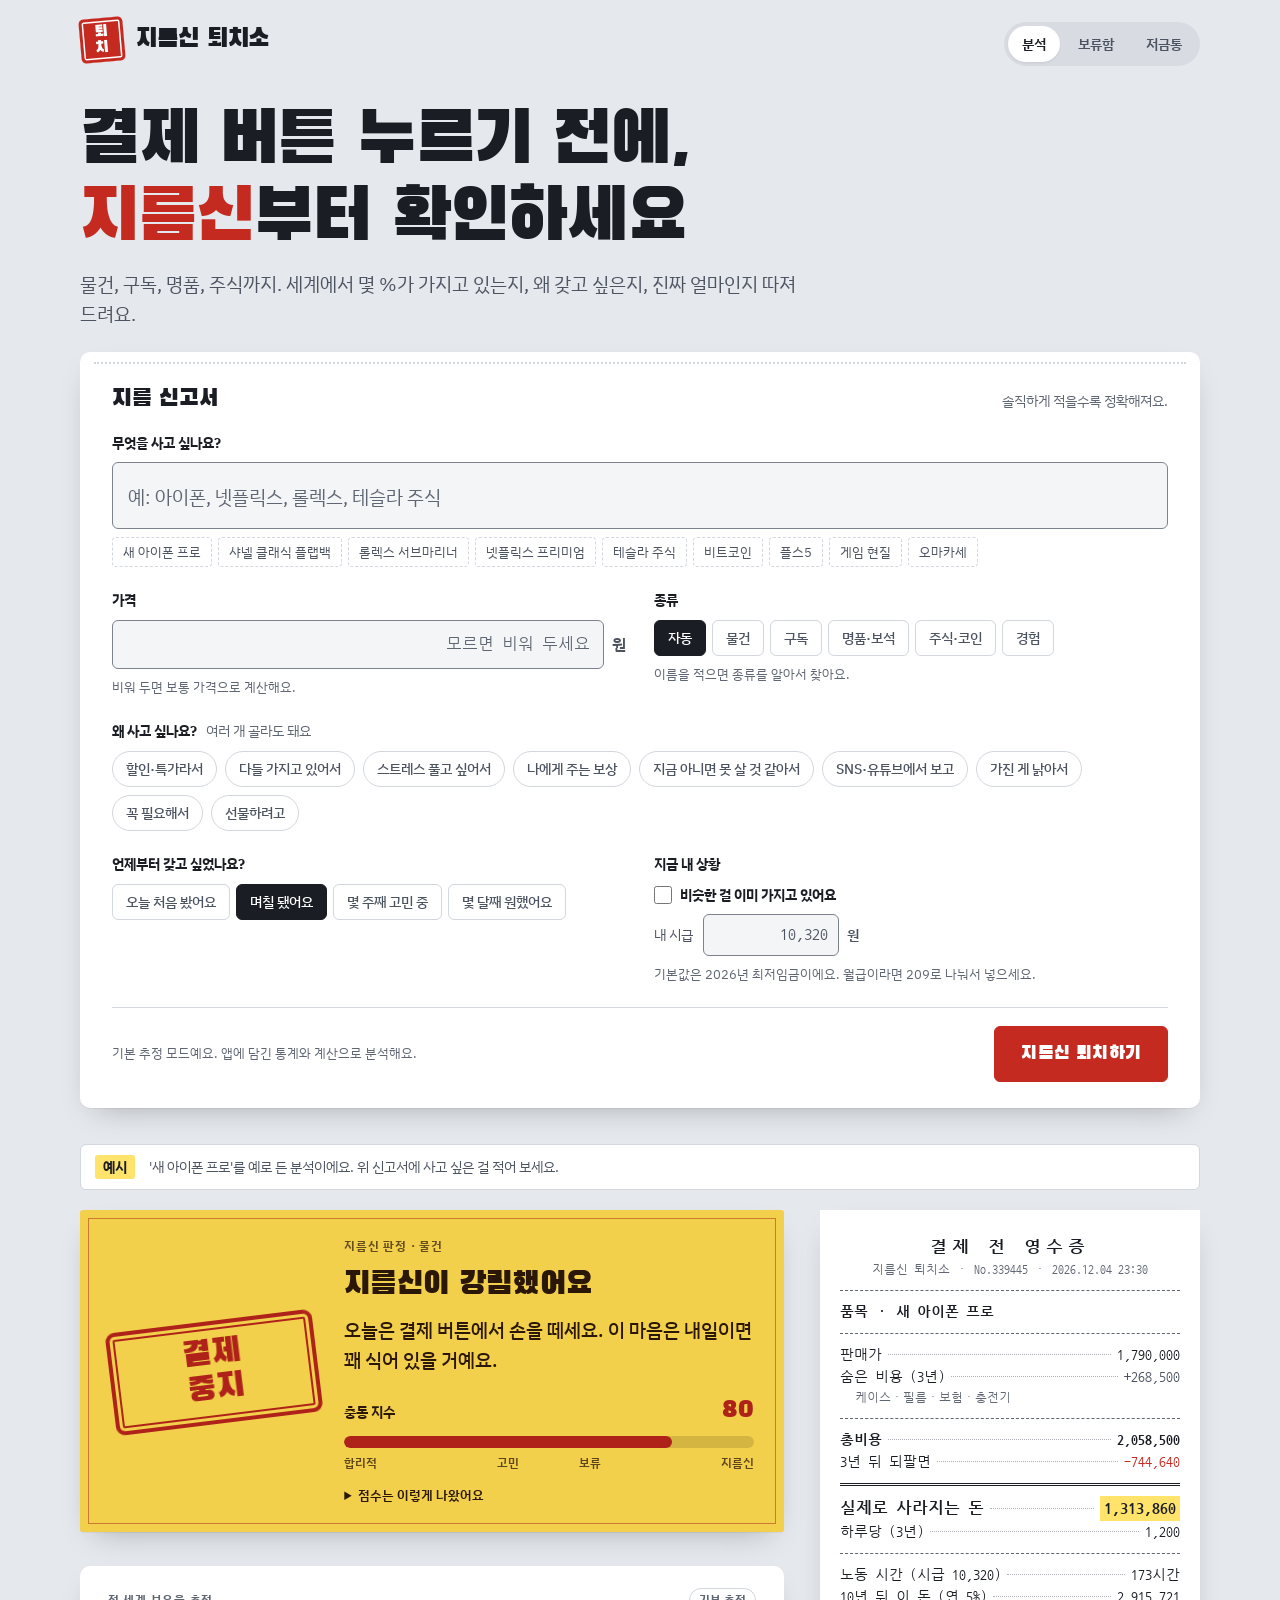
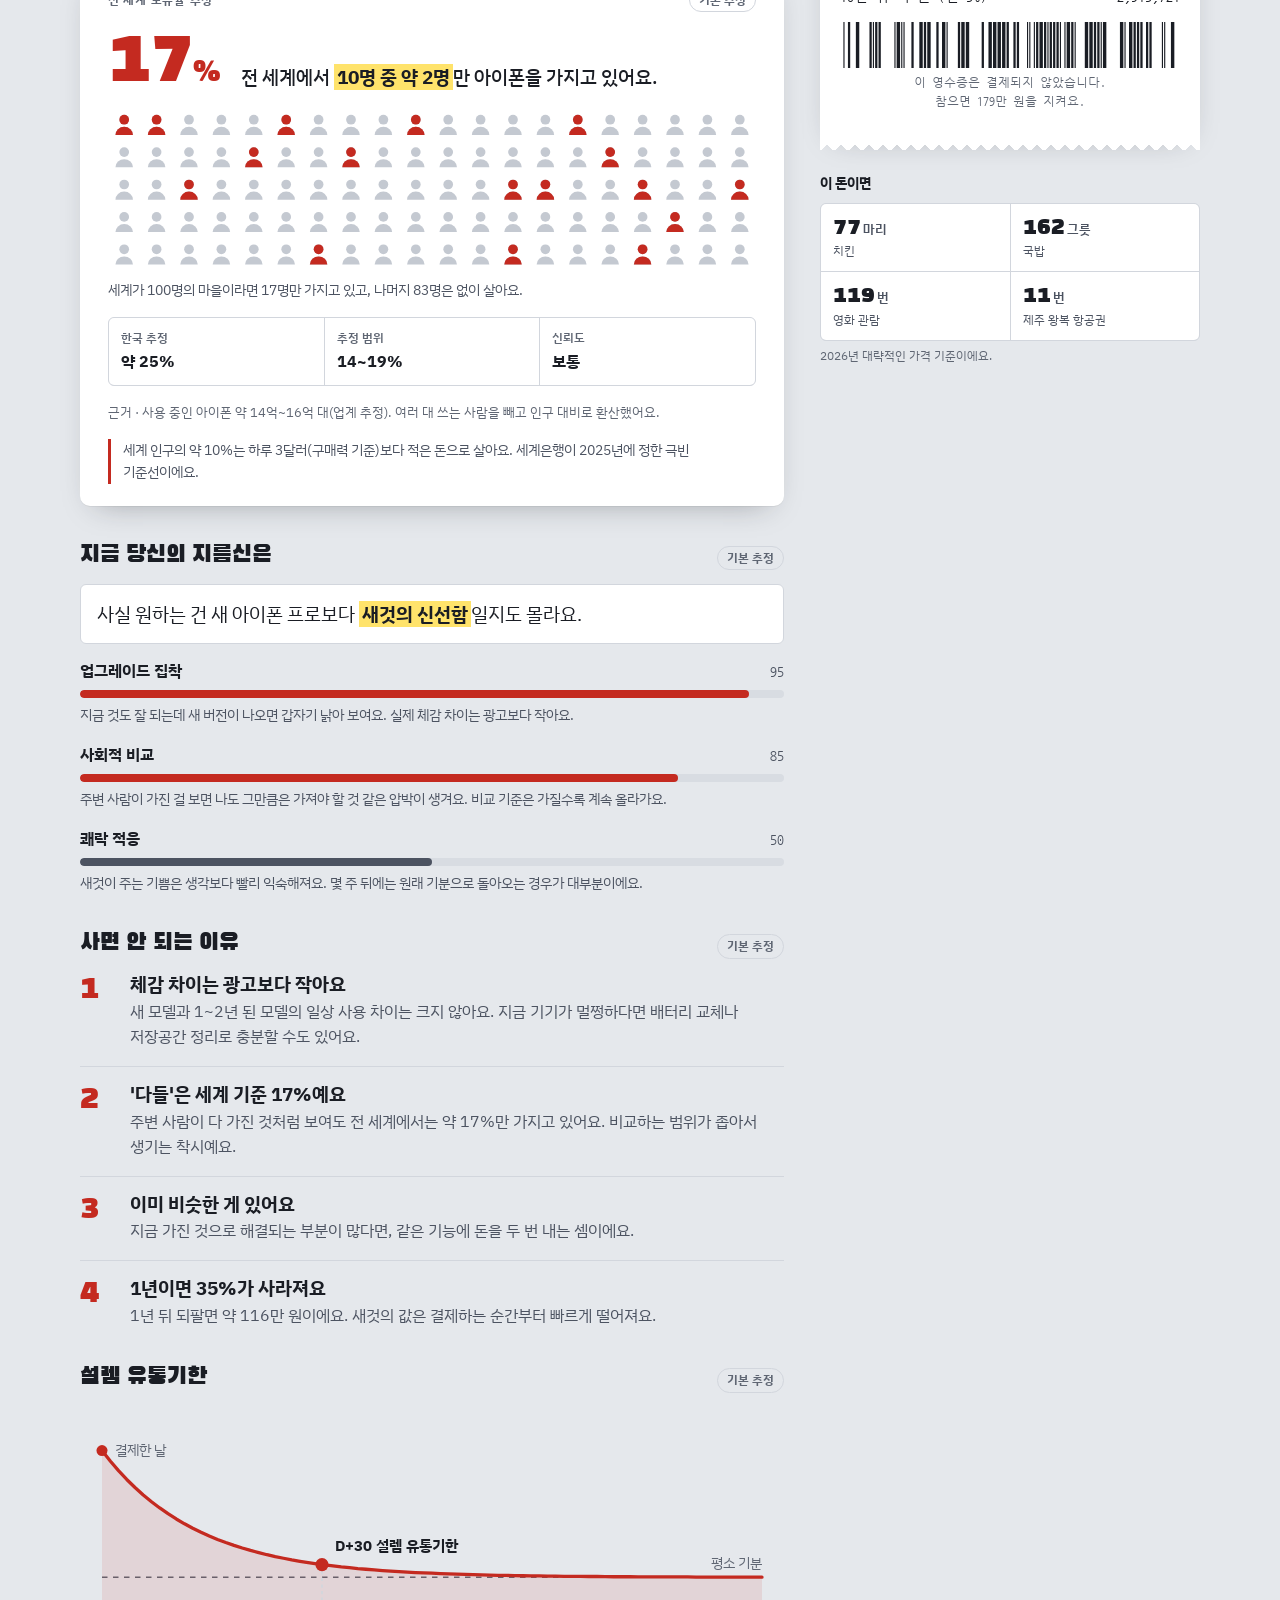
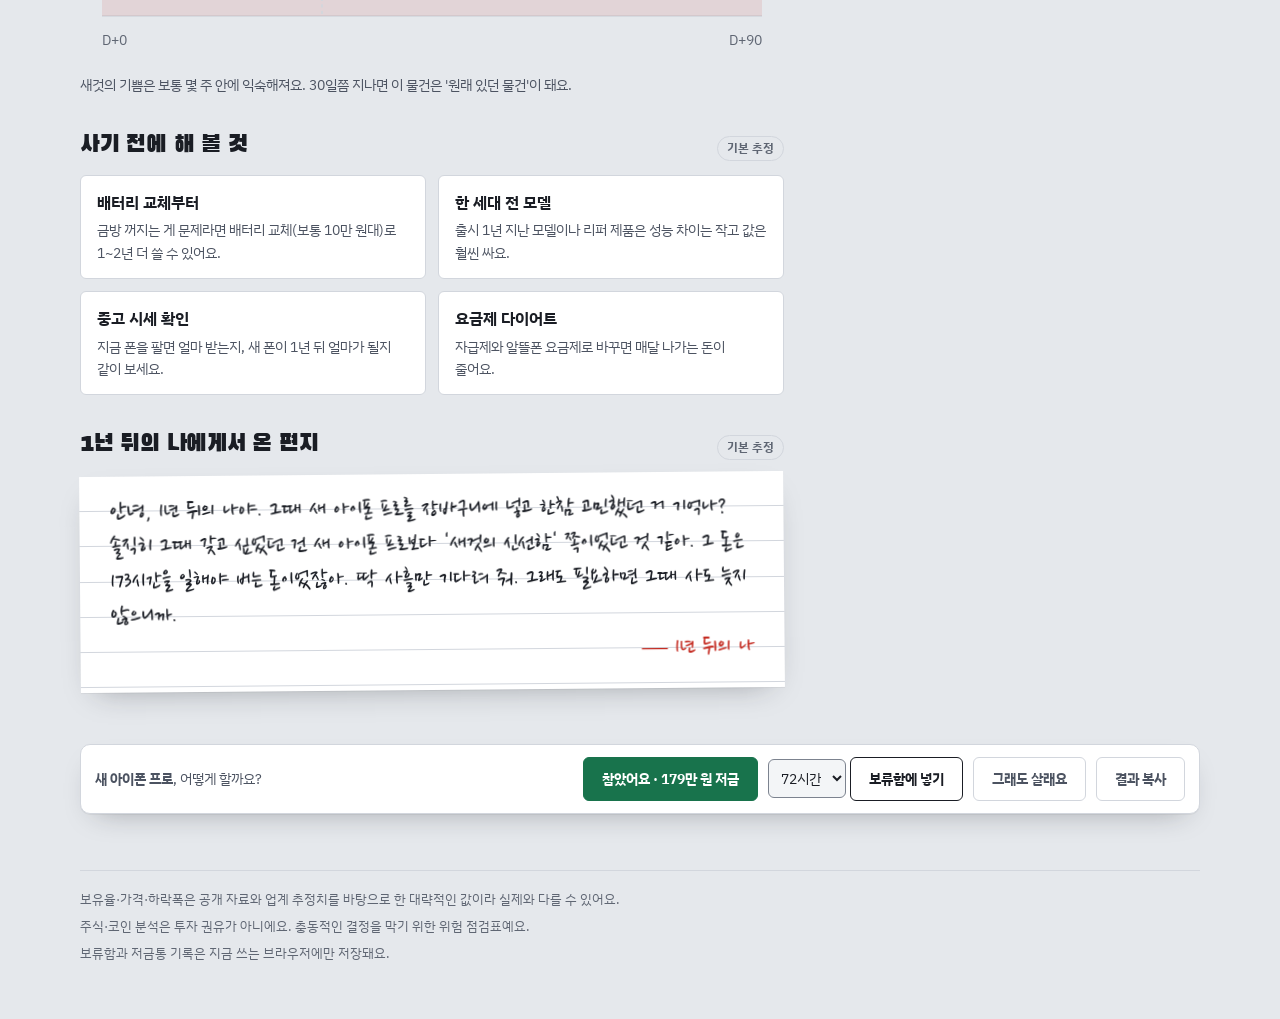
<file: preview.html>
<!doctype html><html lang="ko"><head><meta charset="utf-8"><meta name="viewport" content="width=device-width,initial-scale=1,viewport-fit=cover"><style>:root{color-scheme:light;padding-top:env(safe-area-inset-top,0px);padding-bottom:env(safe-area-inset-bottom,0px)}body{margin:0;font:14px system-ui,sans-serif}img{max-width:100%}[hidden]{display:none!important}</style></head><body>
<title>지름신 퇴치소</title>
<meta name="claude:viewport-fit-sides" content="cover">
<meta name="description" content="사고 싶은 물건·구독·명품·주식을 입력하면 세계 보유율, 구매 심리, 진짜 비용을 분석해 충동구매를 막아 주는 앱">
<link rel="preconnect" href="https://fonts.googleapis.com">
<link rel="preconnect" href="https://fonts.gstatic.com" crossorigin>
<link rel="stylesheet" href="https://fonts.googleapis.com/css2?family=Black+Han+Sans&family=IBM+Plex+Sans+KR:wght@400;500;600;700&family=Nanum+Gothic+Coding:wght@400;700&family=Nanum+Pen+Script&display=swap">
<style>
/* 지름신 퇴치소
   Layout: a checkout counter. The "지름 신고서" slip sits on top; the verdict talisman (부적) and the
   world crowd lead the result, and a long pre-payment receipt runs beside the analysis on wide screens. */
:root {
  --ground: #E5E8EC;
  --ground-2: #D8DCE2;
  --track: #D8DCE2;
  --paper: #FFFFFF;
  --paper-2: #F3F5F7;
  --ink: #1A1D24;
  --ink-2: #4C5361;
  --ink-3: #5F6673;
  --rule: #D2D6DD;
  --field: #7C838F;
  --red: #C42A20;
  --red-soft: #FBE6E3;
  --on-red: #FFFFFF;
  --charm: #F2D04B;
  --charm-ink: #2A1708;
  --charm-red: #AE2219;
  --mark: #FFE36B;
  --save: #18734C;
  --save-soft: #DCF0E6;
  --dot: #C4C9D1;
  --focus: #2D6BEA;
  --shadow: 0 1px 0 rgba(26, 29, 36, .05), 0 12px 30px -16px rgba(26, 29, 36, .38);
  --font-display: "Black Han Sans", "Apple SD Gothic Neo", "Malgun Gothic", sans-serif;
  --font-body: "IBM Plex Sans KR", "Apple SD Gothic Neo", "Malgun Gothic", system-ui, sans-serif;
  --font-mono: "Nanum Gothic Coding", ui-monospace, "SFMono-Regular", Menlo, monospace;
  --font-hand: "Nanum Pen Script", "Apple SD Gothic Neo", cursive;
  --t-xs: .8125rem;
  --t-sm: .875rem;
  --t-md: 1rem;
  --t-lg: 1.1875rem;
  --t-xl: 1.5rem;
  --t-2xl: 2rem;
  --t-3xl: clamp(2.4rem, 7vw, 3.75rem);
  --t-hero: clamp(2.5rem, 8vw, 4.5rem);
  --r-sm: 6px;
  --r-md: 10px;
}
@media (prefers-color-scheme: dark) {
  :root:not([data-theme="light"]) {
    --ground: #111317;
    --ground-2: #1A1D23;
    --track: #353B45;
    --paper: #1C1F26;
    --paper-2: #252930;
    --ink: #ECEDEF;
    --ink-2: #B2B7C0;
    --ink-3: #8E95A0;
    --rule: #323740;
    --field: #6B7280;
    --red: #FF5D50;
    --red-soft: #3B1E1B;
    --on-red: #1B0A08;
    --charm: #DDBB3B;
    --charm-ink: #24140A;
    --charm-red: #A4201A;
    --mark: rgba(255, 212, 64, .32);
    --save: #4FC38E;
    --save-soft: #17362A;
    --dot: #3A4049;
    --focus: #82A8FF;
    --shadow: 0 1px 0 rgba(0, 0, 0, .3), 0 14px 32px -16px rgba(0, 0, 0, .75);
    color-scheme: dark;
  }
}
:root[data-theme="dark"] {
  --ground: #111317;
  --ground-2: #1A1D23;
  --track: #353B45;
  --paper: #1C1F26;
  --paper-2: #252930;
  --ink: #ECEDEF;
  --ink-2: #B2B7C0;
  --ink-3: #8E95A0;
  --rule: #323740;
  --field: #6B7280;
  --red: #FF5D50;
  --red-soft: #3B1E1B;
  --on-red: #1B0A08;
  --charm: #DDBB3B;
  --charm-ink: #24140A;
  --charm-red: #A4201A;
  --mark: rgba(255, 212, 64, .32);
  --save: #4FC38E;
  --save-soft: #17362A;
  --dot: #3A4049;
  --focus: #82A8FF;
  --shadow: 0 1px 0 rgba(0, 0, 0, .3), 0 14px 32px -16px rgba(0, 0, 0, .75);
  color-scheme: dark;
}

* { box-sizing: border-box; }
html { -webkit-text-size-adjust: 100%; scroll-padding-bottom: 120px; }
body {
  background: var(--ground);
  color: var(--ink);
  font-family: var(--font-body);
  font-size: var(--t-md);
  line-height: 1.6;
  padding-left: max(16px, env(safe-area-inset-left, 0px));
  padding-right: max(16px, env(safe-area-inset-right, 0px));
  padding-block: 0 56px;
  word-break: keep-all;
  overflow-wrap: anywhere;
}
h1, h2, h3, h4 { margin: 0; line-height: 1.25; text-wrap: balance; }
p { margin: 0; }
button, input, select, textarea { font: inherit; color: inherit; }
button { cursor: pointer; }
:focus-visible { outline: 2px solid var(--focus); outline-offset: 2px; }
h2[tabindex="-1"]:focus { outline: none; }
.wrap { max-width: 1120px; margin-inline: auto; }
.num { font-variant-numeric: tabular-nums; }
.mono { font-family: var(--font-mono); }
.sr-only { position: absolute; width: 1px; height: 1px; overflow: hidden; clip: rect(0 0 0 0); white-space: nowrap; }

/* ── 머리말 ─────────────────────────────── */
.top { padding-block: 18px 6px; }
.top-in { display: flex; align-items: center; justify-content: space-between; gap: 12px 20px; flex-wrap: wrap; }
.brand-h { font: inherit; }
.brand { display: inline-flex; align-items: center; gap: 12px; color: var(--ink); text-decoration: none; }
.seal {
  display: grid; place-items: center;
  width: 44px; height: 44px; flex: none;
  background: var(--red); color: var(--on-red);
  font-family: var(--font-display); font-size: 1rem; line-height: 1;
  border-radius: 5px; transform: rotate(-5deg);
  box-shadow: inset 0 0 0 3px var(--red), inset 0 0 0 4.5px var(--on-red);
  writing-mode: vertical-rl; letter-spacing: .05em;
}
.brand-name { font-family: var(--font-display); font-size: 1.6rem; letter-spacing: -.01em; }
.tabs { display: flex; gap: 4px; padding: 4px; background: var(--ground-2); border-radius: 999px; }
.tab {
  display: inline-flex; align-items: center; gap: 6px;
  border: 0; background: transparent; color: var(--ink-2);
  padding: 7px 14px; border-radius: 999px; font-weight: 600; font-size: var(--t-sm);
  white-space: nowrap;
}
.tab[aria-selected="true"] { background: var(--paper); color: var(--ink); box-shadow: 0 1px 2px rgba(0, 0, 0, .08); }
.tab .badge {
  min-width: 20px; padding: 0 6px; border-radius: 999px;
  background: var(--red); color: var(--on-red); font-size: .72rem; line-height: 20px; text-align: center;
}
.tab .badge.save { background: var(--save); color: var(--paper); }
.tab .badge:empty { display: none; }

/* ── 소개 ──────────────────────────────── */
.intro { padding-block: 28px 22px; display: grid; gap: 10px; }
.intro h2 { font-family: var(--font-display); font-weight: 400; font-size: var(--t-hero); letter-spacing: -.02em; line-height: 1.08; }
.intro h2 em { font-style: normal; color: var(--red); }
.intro p { color: var(--ink-2); font-size: var(--t-lg); max-width: 40em; }

/* ── 지름 신고서 ───────────────────────── */
.slip {
  background: var(--paper);
  border-radius: var(--r-md);
  box-shadow: var(--shadow);
  padding: 22px clamp(16px, 4vw, 32px) 26px;
  position: relative;
}
.slip::before {
  content: ""; position: absolute; left: 14px; right: 14px; top: 10px; height: 0;
  border-top: 2px dotted var(--rule);
}
.slip-head { display: flex; align-items: baseline; justify-content: space-between; gap: 6px 16px; flex-wrap: wrap; padding-top: 10px; margin-bottom: 18px; }
.slip-head h2 { font-family: var(--font-display); font-weight: 400; font-size: var(--t-xl); }
.slip-head p { color: var(--ink-3); font-size: var(--t-sm); }
.form { display: grid; gap: 22px; }
.row { display: grid; grid-template-columns: minmax(0, 1fr) minmax(0, 1fr); gap: 22px 28px; }
@media (max-width: 760px) { .row { grid-template-columns: minmax(0, 1fr); } }
.field { display: grid; gap: 8px; align-content: start; min-width: 0; border: 0; margin: 0; padding: 0; }
.field > label, .field > legend, .label {
  font-weight: 700; font-size: var(--t-sm); color: var(--ink); padding: 0; margin-bottom: 0;
}
.field > legend { margin-bottom: 8px; }
.opt { font-weight: 400; color: var(--ink-3); margin-left: 6px; }
.hint { color: var(--ink-3); font-size: var(--t-xs); }
.input, .money input {
  width: 100%; min-width: 0;
  background: var(--paper-2); border: 1.5px solid var(--field); border-radius: var(--r-sm);
  padding: 11px 13px; font-size: var(--t-md);
  transition: border-color .15s, background .15s;
}
.input:hover, .money input:hover { border-color: var(--ink-2); }
input::placeholder, textarea::placeholder { color: var(--ink-3); opacity: 1; }
.input:focus, .money input:focus { outline: none; border-color: var(--ink); background: var(--paper); }
.input-item { font-size: var(--t-xl); font-weight: 600; padding: 13px 15px; }
.input-item::placeholder { font-weight: 400; color: var(--ink-3); font-size: var(--t-lg); }
@media (max-width: 520px) { .input-item { padding-inline: 12px; } .input-item::placeholder { font-size: var(--t-md); } }
.money { display: flex; align-items: center; gap: 8px; }
.money input { font-family: var(--font-mono); font-variant-numeric: tabular-nums; text-align: right; }
.money span { color: var(--ink-2); font-weight: 600; }
.money.sm input { padding: 7px 10px; width: 8.5em; }
.examples { display: flex; flex-wrap: wrap; gap: 6px; }
.ex {
  border: 1px dashed var(--rule); background: transparent; color: var(--ink-2);
  padding: 4px 10px; border-radius: 4px; font-size: var(--t-xs);
}
.ex:hover { border-color: var(--ink-3); color: var(--ink); background: var(--paper-2); }

.seg { display: flex; flex-wrap: wrap; gap: 6px; }
.chips { display: flex; flex-wrap: wrap; gap: 8px; }
.pick { position: relative; display: inline-flex; }
.pick input { position: absolute; inset: 0; opacity: 0; margin: 0; cursor: pointer; }
.pick span {
  display: inline-flex; align-items: center; gap: 6px;
  border: 1.5px solid var(--rule); border-radius: 999px;
  padding: 6px 13px; font-size: var(--t-sm); font-weight: 500; color: var(--ink-2);
  background: var(--paper); transition: background .15s, color .15s, border-color .15s;
}
.seg .pick span { border-radius: var(--r-sm); }
.pick:hover span { border-color: var(--ink-3); color: var(--ink); }
.pick input:checked + span { background: var(--ink); border-color: var(--ink); color: var(--paper); }
.pick input:focus-visible + span { outline: 2px solid var(--focus); outline-offset: 2px; }
.pick.is-need input:checked + span { background: var(--save); border-color: var(--save); color: var(--paper); }
.check { display: flex; align-items: center; gap: 8px; font-size: var(--t-sm); color: var(--ink-2); cursor: pointer; }
.check input { width: 18px; height: 18px; accent-color: var(--ink); margin: 0; }
.wage { display: flex; align-items: center; gap: 10px; flex-wrap: wrap; font-size: var(--t-sm); color: var(--ink-2); }

.submit-row { display: flex; align-items: center; justify-content: space-between; gap: 14px 20px; flex-wrap: wrap; padding-top: 4px; border-top: 1px solid var(--rule); padding-block: 18px 0; }
.ai-toggle { display: flex; align-items: flex-start; gap: 10px; cursor: pointer; font-weight: 600; font-size: var(--t-sm); max-width: 32em; }
.ai-toggle input { width: 18px; height: 18px; margin: 2px 0 0; accent-color: var(--red); flex: none; }
.ai-toggle small { display: block; font-weight: 400; color: var(--ink-3); font-size: var(--t-xs); }
.ai-off-note { color: var(--ink-3); font-size: var(--t-xs); max-width: 34em; }

.btn {
  display: inline-flex; align-items: center; justify-content: center; gap: 8px;
  border: 1.5px solid var(--ink); background: var(--paper); color: var(--ink);
  padding: 10px 18px; border-radius: var(--r-sm); font-weight: 700; font-size: var(--t-sm);
  transition: transform .1s, background .15s, color .15s;
}
.btn:hover { background: var(--paper-2); }
.btn:active { transform: translateY(1px); }
.btn[disabled] { opacity: .5; cursor: not-allowed; }
.btn-primary {
  background: var(--red); border-color: var(--red); color: var(--on-red);
  font-family: var(--font-display); font-weight: 400; font-size: var(--t-lg); letter-spacing: .01em;
  padding: 12px 26px;
}
.btn-primary:hover { background: var(--red); filter: brightness(1.06); }
.btn-save { background: var(--save); border-color: var(--save); color: var(--paper); }
.btn-save:hover { background: var(--save); filter: brightness(1.06); }
.btn-ghost { border-color: var(--rule); color: var(--ink-2); }
.btn-sm { padding: 6px 12px; font-size: var(--t-xs); }
.link-btn { border: 0; background: none; padding: 2px 0; color: var(--ink-2); text-decoration: underline; text-underline-offset: 3px; font-size: var(--t-sm); }

/* ── 결과: 배치 ─────────────────────────── */
.view[hidden] { display: none; }
.result { margin-top: 36px; display: grid; gap: 20px; }
.status {
  display: flex; align-items: center; gap: 10px 14px; flex-wrap: wrap;
  padding: 10px 14px; border-radius: var(--r-sm);
  background: var(--paper); border: 1px solid var(--rule); font-size: var(--t-sm); color: var(--ink-2);
}
.status b { color: var(--ink); }
.status .grow { flex: 1 1 14em; min-width: 0; }
.flag { background: var(--mark); color: var(--ink); padding: 1px 8px; font-weight: 700; border-radius: 3px; white-space: nowrap; }
.spin { width: 15px; height: 15px; flex: none; border: 2px solid var(--rule); border-top-color: var(--red); border-radius: 50%; animation: spin .8s linear infinite; }
.rgrid {
  display: grid;
  grid-template-columns: minmax(0, 1fr) minmax(300px, 380px);
  grid-template-areas:
    "verdict receipt" "own receipt" "psych receipt" "reasons receipt"
    "curve receipt" "alts receipt" "letter receipt" "chat receipt";
  gap: 34px 36px;
  align-items: start;
}
.a-verdict { grid-area: verdict; }
.a-own { grid-area: own; }
.a-receipt { grid-area: receipt; display: grid; gap: 22px; }
.a-psych { grid-area: psych; }
.a-reasons { grid-area: reasons; }
.a-curve { grid-area: curve; }
.a-alts { grid-area: alts; }
.a-letter { grid-area: letter; }
.a-chat { grid-area: chat; }
@media (min-width: 941px) and (min-height: 980px) { .a-receipt { position: sticky; top: 16px; } }
@media (max-width: 940px) {
  .rgrid {
    grid-template-columns: minmax(0, 1fr);
    grid-template-areas: "verdict" "own" "receipt" "psych" "reasons" "curve" "alts" "letter" "chat";
  }
}
.sec { display: grid; gap: 14px; min-width: 0; }
.sec-h { display: flex; align-items: baseline; justify-content: space-between; gap: 6px 14px; flex-wrap: wrap; }
.sec-h h3 { font-family: var(--font-display); font-weight: 400; font-size: var(--t-xl); letter-spacing: -.01em; }
.eyebrow { font-size: .78rem; font-weight: 700; letter-spacing: .06em; color: var(--ink-3); }
.src {
  font-size: .72rem; font-weight: 700; padding: 2px 9px; border-radius: 999px;
  border: 1px solid var(--rule); color: var(--ink-3); white-space: nowrap;
}
.src.ai { border-color: var(--red); color: var(--red); }
.lead { color: var(--ink-2); max-width: 42em; }
.flash { animation: flash 1.4s ease-out; }

/* ── 판정 부적 ──────────────────────────── */
.charm {
  position: relative;
  background: var(--charm); color: var(--charm-ink);
  border-radius: 3px; box-shadow: var(--shadow);
  padding: 26px clamp(18px, 4vw, 30px) 24px;
  display: grid; grid-template-columns: auto minmax(0, 1fr); gap: 18px 26px; align-items: center;
}
.charm::before {
  content: ""; position: absolute; inset: 8px; pointer-events: none;
  border: 1.5px solid var(--charm-red); opacity: .5;
}
.stamp {
  font-family: var(--font-display); color: var(--charm-red);
  border: 4px solid var(--charm-red); border-radius: 9px;
  box-shadow: inset 0 0 0 3px var(--charm), inset 0 0 0 5px var(--charm-red);
  padding: 12px 14px; min-width: 6.2em; text-align: center;
  font-size: clamp(1.5rem, 4.5vw, 2.1rem); line-height: 1.05;
  transform: rotate(-7deg);
}
.stamp.hit { animation: stamp-in .45s cubic-bezier(.2, .9, .3, 1.25) both; }
.charm-body { display: grid; gap: 10px; min-width: 0; }
.charm-body .eyebrow { color: var(--charm-ink); opacity: .7; }
.charm h2 { font-family: var(--font-display); font-weight: 400; font-size: var(--t-2xl); line-height: 1.2; }
.charm .line { font-size: var(--t-lg); font-weight: 500; }
.meter { display: grid; gap: 6px; margin-top: 4px; }
.meter-top { display: flex; justify-content: space-between; align-items: baseline; gap: 10px; font-weight: 700; font-size: var(--t-sm); }
.meter-top b { font-family: var(--font-display); font-weight: 400; font-size: 1.6rem; color: var(--charm-red); }
.meter-track { position: relative; height: 12px; border-radius: 999px; background: rgba(42, 23, 8, .14); overflow: hidden; }
.meter-fill { position: absolute; inset: 0 auto 0 0; background: var(--charm-red); border-radius: 999px; transition: width .6s ease; }
.meter-scale { display: grid; grid-template-columns: repeat(4, 1fr); font-size: .72rem; font-weight: 600; opacity: .75; }
.meter-scale span:nth-child(2) { text-align: center; }
.meter-scale span:nth-child(3) { text-align: center; }
.meter-scale span:last-child { text-align: right; }
.why-score { font-size: var(--t-xs); }
.why-score summary { cursor: pointer; font-weight: 600; width: fit-content; padding-block: 2px; }
.why-score ul { margin: 6px 0 0; padding-left: 1.1em; }
@media (max-width: 560px) { .charm { grid-template-columns: minmax(0, 1fr); } .stamp { justify-self: start; } }

/* ── 세계 보유율 ─────────────────────────── */
.own { background: var(--paper); border-radius: var(--r-md); box-shadow: var(--shadow); padding: 22px clamp(16px, 4vw, 28px); display: grid; gap: 16px; }
.own-head { display: grid; grid-template-columns: auto minmax(0, 1fr); gap: 6px 20px; align-items: end; }
.own-big { font-family: var(--font-display); color: var(--red); line-height: .9; white-space: nowrap; }
.own-big .n { font-size: var(--t-hero); letter-spacing: -.02em; }
.own-big .u { font-size: var(--t-2xl); margin-left: 2px; }
.own-sub { font-size: var(--t-lg); font-weight: 500; }
.own-sub b { background: var(--mark); padding: 0 3px; }
@media (max-width: 520px) { .own-head { grid-template-columns: minmax(0, 1fr); } }
.crowd { margin: 0; display: grid; gap: 8px; }
.crowd canvas { width: 100%; display: block; }
.crowd figcaption { color: var(--ink-2); font-size: var(--t-sm); }
.facts { display: grid; grid-template-columns: repeat(3, minmax(0, 1fr)); gap: 1px; background: var(--rule); border: 1px solid var(--rule); border-radius: var(--r-sm); overflow: hidden; margin: 0; }
.facts div { background: var(--paper); padding: 10px 12px; display: grid; gap: 2px; }
.facts dt { font-size: .75rem; color: var(--ink-3); font-weight: 600; }
.facts dd { margin: 0; font-weight: 700; font-variant-numeric: tabular-nums; }
@media (max-width: 520px) { .facts { grid-template-columns: minmax(0, 1fr); } }
.basis { font-size: var(--t-xs); color: var(--ink-3); }
.perspective { font-size: var(--t-sm); color: var(--ink-2); border-left: 3px solid var(--red); padding-left: 12px; }

/* ── 결제 전 영수증 ───────────────────────── */
.receipt {
  position: relative; background: var(--paper); color: var(--ink);
  font-family: var(--font-mono); font-size: .86rem; line-height: 1.6;
  padding: 24px 20px 26px; box-shadow: var(--shadow);
  margin-bottom: 12px;
}
.receipt::after {
  content: ""; position: absolute; left: 0; right: 0; bottom: -12px; height: 12px;
  background:
    linear-gradient(135deg, var(--paper) 50%, transparent 50%) 0 0 / 14px 12px repeat-x,
    linear-gradient(225deg, var(--paper) 50%, transparent 50%) 0 0 / 14px 12px repeat-x;
}
.rc-title { text-align: center; font-weight: 700; font-size: 1.05rem; letter-spacing: .3em; }
.rc-meta { text-align: center; color: var(--ink-3); font-size: .74rem; }
.rc-rule { border: 0; border-top: 1px dashed var(--ink-3); margin: 10px 0; }
.rc-rule.double { border-top: 3px double var(--ink); }
.rc-line { display: flex; align-items: baseline; gap: 6px; }
.rc-line .l { min-width: 0; }
.rc-line .d { flex: 1 1 10px; border-bottom: 1px dotted var(--ink-3); opacity: .5; transform: translateY(-4px); }
.rc-line .v { flex: none; text-align: right; font-variant-numeric: tabular-nums; white-space: nowrap; }
.rc-line.minus .v { color: var(--red); }
.rc-line.plus .v { color: var(--ink-2); }
.rc-line.total { font-weight: 700; }
.rc-line.grand { font-weight: 700; font-size: 1rem; }
.rc-line.grand .v { background: var(--mark); padding: 0 4px; }
.rc-sub { color: var(--ink-3); font-size: .76rem; padding-left: 1.2em; }
.rc-ctl { display: grid; gap: 4px; margin: 6px 0 2px; font-size: .78rem; color: var(--ink-2); }
.rc-ctl input { width: 100%; height: 24px; margin: 0; accent-color: var(--red); }
.barcode { margin-top: 14px; }
.barcode svg { display: block; width: 100%; height: 46px; }
.rc-foot { text-align: center; font-size: .74rem; color: var(--ink-3); margin-top: 6px; }
.swap-h { font-weight: 700; font-size: var(--t-sm); margin-bottom: 8px; }
.swap { display: grid; grid-template-columns: repeat(2, minmax(0, 1fr)); gap: 1px; background: var(--rule); border: 1px solid var(--rule); border-radius: var(--r-sm); overflow: hidden; }
.swap div { background: var(--paper); padding: 10px 12px; display: grid; gap: 0; }
.swap b { font-family: var(--font-display); font-weight: 400; font-size: 1.45rem; line-height: 1.2; font-variant-numeric: tabular-nums; }
.swap span { font-size: .78rem; color: var(--ink-2); }
.swap-note { font-size: .72rem; color: var(--ink-3); margin-top: 6px; }

/* ── 심리·이유·대안 ─────────────────────── */
.want { background: var(--paper); border-radius: var(--r-sm); padding: 14px 16px; font-size: var(--t-lg); border: 1px solid var(--rule); }
.want mark { background: var(--mark); color: var(--ink); padding: 0 3px; font-weight: 700; }
.psy { list-style: none; margin: 0; padding: 0; display: grid; gap: 16px; }
.psy li { display: grid; gap: 6px; }
.psy-top { display: flex; justify-content: space-between; gap: 10px; align-items: baseline; }
.psy-top b { font-size: var(--t-md); }
.psy-top span { font-family: var(--font-mono); color: var(--ink-2); font-size: var(--t-sm); }
.bar { height: 8px; background: var(--track); border-radius: 999px; overflow: hidden; }
.bar i { display: block; height: 100%; background: var(--ink-2); border-radius: 999px; transition: width .6s ease; }
.bar i.hot { background: var(--red); }
.psy p { color: var(--ink-2); font-size: var(--t-sm); }
.reasons { list-style: none; counter-reset: r; margin: 0; padding: 0; display: grid; gap: 16px; }
.reasons li { counter-increment: r; display: grid; grid-template-columns: 2.4rem minmax(0, 1fr); gap: 2px 12px; padding-bottom: 16px; border-bottom: 1px solid var(--rule); }
.reasons li:last-child { border-bottom: 0; padding-bottom: 0; }
.reasons li::before { content: counter(r); grid-row: span 2; font-family: var(--font-display); font-size: 2rem; line-height: 1; color: var(--red); }
.reasons h4 { font-size: var(--t-lg); font-weight: 700; }
.reasons p { color: var(--ink-2); }
.curve svg { display: block; width: 100%; height: auto; }
.curve-note { color: var(--ink-2); font-size: var(--t-sm); }
.ladder { display: grid; gap: 8px; }
.ladder-row { display: grid; grid-template-columns: 4.5em minmax(0, 1fr) 5em; gap: 10px; align-items: center; font-family: var(--font-mono); font-size: var(--t-sm); }
.ladder-row .neg { color: var(--red); text-align: right; }
.ladder-row .pos { text-align: right; font-weight: 700; }
.ladder-row.me { background: var(--mark); border-radius: 3px; padding: 2px 4px; }
.ladder-row.me .neg { color: var(--ink); }
.alts { display: grid; grid-template-columns: repeat(2, minmax(0, 1fr)); gap: 12px; }
.alt { border: 1px solid var(--rule); border-radius: var(--r-sm); padding: 14px 16px; display: grid; gap: 4px; align-content: start; background: var(--paper); }
.alt b { font-size: var(--t-md); }
.alt p { color: var(--ink-2); font-size: var(--t-sm); }
@media (max-width: 560px) { .alts { grid-template-columns: minmax(0, 1fr); } }

/* ── 미래에서 온 편지 ─────────────────────── */
.letter {
  background-color: var(--paper); color: var(--ink);
  background-image: repeating-linear-gradient(to bottom, transparent 0, transparent calc(2.2rem - 1px), var(--rule) calc(2.2rem - 1px), var(--rule) 2.2rem);
  font-family: var(--font-hand); font-size: 1.6rem; line-height: 2.2rem;
  padding: 1.1rem clamp(18px, 4vw, 30px) 1.4rem; box-shadow: var(--shadow);
  transform: rotate(-.5deg); white-space: pre-line;
}
.letter .sign { display: block; text-align: right; color: var(--red); }

/* ── 반론하기 ───────────────────────────── */
.msgs { display: grid; gap: 10px; }
.msg { max-width: 88%; padding: 10px 14px; border-radius: 14px; white-space: pre-line; font-size: var(--t-sm); }
.msg.me { justify-self: end; background: var(--ink); color: var(--paper); border-bottom-right-radius: 4px; }
.msg.ai { justify-self: start; background: var(--paper); border: 1px solid var(--rule); border-bottom-left-radius: 4px; }
.chat-form { display: flex; gap: 8px; align-items: flex-end; }
.chat-form textarea { flex: 1 1 auto; min-width: 0; resize: vertical; min-height: 48px; }

/* ── 결정 바 ───────────────────────────── */
.actions {
  position: sticky; bottom: max(10px, env(safe-area-inset-bottom, 0px)); z-index: 5;
  display: flex; flex-wrap: wrap; align-items: center; gap: 10px;
  background: var(--paper); border-radius: var(--r-md); box-shadow: var(--shadow); border: 1px solid var(--rule);
  padding: 12px 14px;
}
.actions .grow { flex: 1 1 12em; min-width: 0; font-size: var(--t-sm); color: var(--ink-2); }
.hold { display: flex; gap: 4px; align-items: center; flex-wrap: wrap; }
.hold select { background: var(--paper-2); border: 1.5px solid var(--field); border-radius: var(--r-sm); padding: 8px 8px; font-size: var(--t-sm); }
.buy-panel { background: var(--paper); border-radius: var(--r-md); border: 1px solid var(--rule); padding: 18px; display: grid; gap: 12px; }
.buy-panel ul { list-style: none; margin: 0; padding: 0; display: grid; gap: 8px; }

/* ── 보류함·저금통 ─────────────────────── */
.panel { display: grid; gap: 18px; padding-top: 30px; }
.panel-h { display: grid; gap: 6px; }
.panel-h h2 { font-family: var(--font-display); font-weight: 400; font-size: var(--t-2xl); }
.panel-h p { color: var(--ink-2); max-width: 44em; }
.empty { padding: 30px 20px; text-align: center; color: var(--ink-3); border: 1.5px dashed var(--rule); border-radius: var(--r-md); display: grid; gap: 10px; justify-items: center; }
.cards { display: grid; gap: 12px; }
.wcard { background: var(--paper); border-radius: var(--r-md); box-shadow: var(--shadow); padding: 16px 18px; display: grid; grid-template-columns: minmax(0, 1fr) auto; gap: 10px 16px; align-items: center; }
.wcard h3 { font-size: var(--t-lg); font-weight: 700; }
.wcard .meta { color: var(--ink-3); font-size: var(--t-xs); }
.wcard .clock { font-family: var(--font-mono); font-size: var(--t-lg); font-weight: 700; text-align: right; font-variant-numeric: tabular-nums; }
.wcard .progress { grid-column: 1 / -1; height: 6px; background: var(--track); border-radius: 999px; overflow: hidden; }
.wcard .progress i { display: block; height: 100%; background: var(--ink-2); }
.wcard .btns { grid-column: 1 / -1; display: flex; flex-wrap: wrap; gap: 8px; }
.wcard.ready { box-shadow: var(--shadow), inset 0 0 0 2px var(--save); }
.wcard.ready .clock { color: var(--save); }
.jar-view { display: grid; gap: 24px; }
.jar-top { display: grid; grid-template-columns: 170px minmax(0, 1fr); gap: 20px 28px; align-items: center; background: var(--paper); border-radius: var(--r-md); box-shadow: var(--shadow); padding: 22px clamp(16px, 4vw, 28px); }
@media (max-width: 600px) { .jar-top { grid-template-columns: minmax(0, 1fr); justify-items: center; text-align: center; } }
.jar-svg { width: 170px; height: auto; display: block; }
.jar-info { display: grid; gap: 8px; min-width: 0; }
.jar-total { font-family: var(--font-display); font-size: var(--t-3xl); color: var(--save); line-height: 1.05; font-variant-numeric: tabular-nums; }
.jar-stats { color: var(--ink-2); font-size: var(--t-sm); }
.goal-form { display: flex; flex-wrap: wrap; gap: 8px; align-items: center; }
.goal-form .input { width: auto; flex: 1 1 9em; padding: 8px 10px; font-size: var(--t-sm); }
.goal-bar { height: 10px; background: var(--track); border-radius: 999px; overflow: hidden; }
.goal-bar i { display: block; height: 100%; background: var(--save); }
.ledger { list-style: none; margin: 0; padding: 0; display: grid; }
.ledger li { display: grid; grid-template-columns: minmax(0, 1fr) auto auto; gap: 4px 14px; align-items: center; padding: 11px 2px; border-bottom: 1px dashed var(--rule); }
.ledger .nm { font-weight: 600; }
.ledger .dt { color: var(--ink-3); font-size: var(--t-xs); grid-column: 1; }
.ledger .amt { font-family: var(--font-mono); font-weight: 700; color: var(--save); text-align: right; font-variant-numeric: tabular-nums; grid-row: 1 / span 2; grid-column: 2; }
.ledger .amt.spent { color: var(--ink-2); }
.ledger .x { grid-row: 1 / span 2; grid-column: 3; }
.coin { position: absolute; width: 22px; height: 22px; border-radius: 50%; background: var(--charm); box-shadow: inset 0 0 0 3px var(--charm-red); animation: coin .9s ease-in both; pointer-events: none; }

/* ── 바닥글·알림 ───────────────────────── */
.foot { margin-top: 56px; padding-top: 18px; border-top: 1px solid var(--rule); color: var(--ink-3); font-size: var(--t-xs); display: grid; gap: 6px; }
.foot a { color: var(--ink-2); }
.toast {
  position: fixed; left: 50%; bottom: calc(18px + env(safe-area-inset-bottom, 0px)); z-index: 50;
  transform: translate(-50%, 16px); opacity: 0; pointer-events: none;
  background: var(--ink); color: var(--paper); padding: 10px 18px; border-radius: 999px;
  font-weight: 600; font-size: var(--t-sm); width: max-content; max-width: calc(100vw - 32px); transition: opacity .25s, transform .25s;
}
.toast.show { opacity: 1; transform: translate(-50%, 0); }

@keyframes stamp-in { 0% { transform: rotate(-7deg) scale(1.9); opacity: .15; } 65% { transform: rotate(-7deg) scale(.94); opacity: 1; } 100% { transform: rotate(-7deg) scale(1); opacity: 1; } }
@keyframes flash { 0% { box-shadow: 0 0 0 3px var(--mark); } 100% { box-shadow: 0 0 0 3px transparent; } }
@keyframes spin { to { transform: rotate(360deg); } }
@keyframes coin { 0% { transform: translateY(-70px); opacity: 0; } 25% { opacity: 1; } 100% { transform: translateY(30px); opacity: 0; } }
@media (prefers-reduced-motion: reduce) {
  *, *::before, *::after { animation-duration: .01ms !important; animation-iteration-count: 1 !important; transition-duration: .01ms !important; }
}

/* ── 그래프·보조 요소 ───────────────────── */
.meter-scale { grid-template-columns: 3fr 2fr 2fr 3fr; }
.meter-scale span { text-align: center; }
.meter-scale span:first-child { text-align: left; }
.meter-scale span:last-child { text-align: right; }
.cv-grid { stroke: var(--rule); stroke-width: 1.5; }
.cv-base { stroke: var(--ink-3); stroke-width: 1.2; stroke-dasharray: 5 5; }
.cv-area { fill: var(--red); opacity: .1; }
.cv-line { fill: none; stroke: var(--red); stroke-width: 3; stroke-linecap: round; stroke-linejoin: round; }
.cv-dot { fill: var(--red); }
.cv-text { fill: var(--ink-3); font-size: 13px; font-family: var(--font-body); }
.cv-label { fill: var(--ink); font-size: 14px; font-weight: 700; font-family: var(--font-body); }
.rc-item { font-weight: 700; overflow-wrap: anywhere; }
.swap b small { font-family: var(--font-body); font-size: .8rem; font-weight: 600; margin-left: 2px; color: var(--ink-2); }
.wcard .ask { flex-basis: 100%; color: var(--ink-2); font-size: var(--t-sm); }
.jar-fill { fill: var(--save); opacity: .26; }
.jar-glass { fill: none; stroke: var(--ink); stroke-width: 3; }
.jar-lid { fill: var(--ink-2); }
.jar-slot { fill: var(--paper); }
.jar-coin { fill: var(--charm); stroke: var(--charm-red); stroke-width: 2; }
.jar-info .goal-form { justify-content: inherit; }
.panel-swap { max-width: 520px; }
.buy-panel h3 { font-family: var(--font-display); font-weight: 400; font-size: var(--t-xl); }
.input[aria-invalid="true"] { border-color: var(--red); }
.actions.is-static { position: static; }
/* 휴대폰: 결정 바를 두 줄로 줄여 화면을 덜 가린다 */
@media (max-width: 560px) {
  .actions { gap: 6px; padding: 8px; }
  .actions .btn { padding: 8px 10px; font-size: var(--t-xs); }
  .actions.is-done .grow { flex-basis: 100%; }
  .actions:not(.is-done) { display: grid; grid-template-columns: minmax(0, 1fr) auto; }
  .actions:not(.is-done) .grow { display: none; }
  .actions [data-act="resist"] { grid-area: 1 / 1; }
  .actions [data-act="buy"] { grid-area: 1 / 2; }
  .actions .hold { grid-area: 2 / 1; flex-wrap: nowrap; }
  .actions [data-act="copy"] { grid-area: 2 / 2; }
  .hold select { padding: 6px 4px; font-size: var(--t-xs); }
}
</style>
<header class="top">
  <div class="wrap top-in">
    <h1 class="brand-h"><a class="brand" href="#analyze" id="brand"><span class="seal" aria-hidden="true">퇴치</span><span class="brand-name">지름신 퇴치소</span></a></h1>
    <nav class="tabs" role="tablist" aria-label="화면 선택">
      <button class="tab" type="button" role="tab" id="tab-analyze" aria-controls="view-analyze" aria-selected="true" data-view="analyze">분석</button>
      <button class="tab" type="button" role="tab" id="tab-wait" aria-controls="view-wait" aria-selected="false" data-view="wait">보류함 <span class="badge" id="wait-badge"></span></button>
      <button class="tab" type="button" role="tab" id="tab-jar" aria-controls="view-jar" aria-selected="false" data-view="jar">저금통 <span class="badge save" id="jar-badge"></span></button>
    </nav>
  </div>
</header>

<main class="wrap">
  <section class="view" id="view-analyze" role="tabpanel" aria-labelledby="tab-analyze">
    <div class="intro">
      <h2>결제 버튼 누르기 전에,<br><em>지름신</em>부터 확인하세요</h2>
      <p>물건, 구독, 명품, 주식까지. 세계에서 몇 %가 가지고 있는지, 왜 갖고 싶은지, 진짜 얼마인지 따져 드려요.</p>
    </div>

    <section class="slip" aria-labelledby="slip-title">
      <div class="slip-head">
        <h2 id="slip-title">지름 신고서</h2>
        <p>솔직하게 적을수록 정확해져요.</p>
      </div>
      <form class="form" id="form" novalidate>
        <div class="field">
          <label for="item">무엇을 사고 싶나요?</label>
          <input class="input input-item" id="item" name="item" type="text" autocomplete="off" maxlength="60" placeholder="예: 아이폰, 넷플릭스, 롤렉스, 테슬라 주식">
          <div class="examples" id="examples" role="group" aria-label="예시로 채워 보기"></div>
        </div>
        <div class="row">
          <div class="field">
            <label for="price" id="price-label">가격</label>
            <div class="money"><input id="price" name="price" type="text" inputmode="numeric" autocomplete="off" placeholder="모르면 비워 두세요"><span>원</span></div>
            <p class="hint" id="price-hint">비워 두면 보통 가격으로 계산해요.</p>
          </div>
          <fieldset class="field">
            <legend>종류</legend>
            <div class="seg" id="type-seg"></div>
            <p class="hint" id="type-hint"></p>
          </fieldset>
        </div>
        <fieldset class="field">
          <legend>왜 사고 싶나요? <span class="opt">여러 개 골라도 돼요</span></legend>
          <div class="chips" id="reasons"></div>
        </fieldset>
        <div class="row">
          <fieldset class="field">
            <legend>언제부터 갖고 싶었나요?</legend>
            <div class="seg" id="since-seg"></div>
          </fieldset>
          <div class="field">
            <span class="label">지금 내 상황</span>
            <label class="check"><input type="checkbox" id="similar"> 비슷한 걸 이미 가지고 있어요</label>
            <div class="wage"><label for="wage">내 시급</label><span class="money sm"><input id="wage" type="text" inputmode="numeric" autocomplete="off" value="10,320"><span>원</span></span></div>
            <p class="hint">기본값은 2026년 최저임금이에요. 월급이라면 209로 나눠서 넣으세요.</p>
          </div>
        </div>
        <div class="submit-row">
          <label class="ai-toggle" id="ai-wrap" hidden><input type="checkbox" id="ai-on" checked><span>Claude 정밀 분석<small>세계 보유율과 구매 심리를 Claude가 한 번 더 추정해요. 내 Claude 사용량이 쓰여요.</small></span></label>
          <p class="ai-off-note" id="ai-note">기본 추정 모드예요. 앱에 담긴 통계와 계산으로 분석해요.</p>
          <button class="btn btn-primary" type="submit" id="go">지름신 퇴치하기</button>
        </div>
      </form>
    </section>

    <section class="result" id="result"></section>
  </section>

  <section class="view panel" id="view-wait" role="tabpanel" aria-labelledby="tab-wait" hidden>
    <div class="panel-h">
      <h2 tabindex="-1">보류함</h2>
      <p>사고 싶은 마음은 시간이 지나면 꽤 식어요. 정해 둔 시간이 지나도 여전히 필요하다면, 그때 사도 늦지 않아요.</p>
    </div>
    <div class="cards" id="wait-list"></div>
  </section>

  <section class="view panel" id="view-jar" role="tabpanel" aria-labelledby="tab-jar" hidden>
    <div class="panel-h">
      <h2 tabindex="-1">참은 돈 저금통</h2>
      <p>사지 않고 참은 금액이 여기에 쌓여요. 진짜 원하는 목표를 정해 두면 참는 게 덜 아까워요.</p>
    </div>
    <div class="jar-view" id="jar-view"></div>
  </section>

  <footer class="foot">
    <p>보유율·가격·하락폭은 공개 자료와 업계 추정치를 바탕으로 한 대략적인 값이라 실제와 다를 수 있어요.</p>
    <p>주식·코인 분석은 투자 권유가 아니에요. 충동적인 결정을 막기 위한 위험 점검표예요.</p>
    <p>보류함과 저금통 기록은 지금 쓰는 브라우저에만 저장돼요.</p>
  </footer>
</main>
<div class="toast" id="toast" role="status" aria-live="polite"></div>
<p class="sr-only" id="sr-say" aria-live="polite"></p>
<script>
(() => {
"use strict";
/* ── 물건 사전 ─────────────────────────────
   [id, 키워드(| 구분, 소문자·공백 없이), 기준 이름, 분류, 세계 보유율 %, 하한, 상한, 한국 %, 보통 가격(원·구독은 월), 근거, 덧붙임]
   보유율은 세계 인구 약 83억 명 대비 "지금 가진(구독 중인, 보유한) 사람"의 대략적인 비율이다. */
const ITEMS = [
  // 스마트폰·전자기기
  ['iphone', '아이폰|iphone', '아이폰', 'phone', 17, 14, 19, 25, 1550000, '사용 중인 아이폰 약 14억~16억 대(업계 추정). 여러 대 쓰는 사람을 빼고 인구 대비로 환산했어요.'],
  ['foldable', '폴더블|폴드|플립|zfold|zflip', '폴더블폰', 'phone', 0.8, 0.5, 1.1, 8, 2300000, '폴더블폰 누적 출하 약 1억 대 안팎(업계 추정) 중 지금 쓰이는 기기 기준이에요.'],
  ['galaxy', '갤럭시|galaxy', '갤럭시 스마트폰', 'phone', 12, 10, 14, 65, 1350000, '사용 중인 삼성 스마트폰 10억 대 이상(업계 추정) 기준이에요.'],
  ['smartphone', '스마트폰|핸드폰|휴대폰|휴대전화|새폰|최신폰|픽셀폰', '스마트폰', 'phone', 58, 54, 62, 93, 1100000, '전 세계 스마트폰 사용자 약 45억~50억 명(GSMA 등 업계 추정) 기준이에요.'],
  ['macbook', '맥북|macbook', '맥북', 'device', 1.8, 1.4, 2.3, 7, 1900000, '사용 중인 맥 약 1억~1억 5천만 대(업계 추정) 기준이에요.'],
  ['laptop', '노트북|랩탑|laptop|그램|갤럭시북|게이밍노트북', '노트북', 'device', 15, 10, 20, 55, 1500000, '사용 중인 노트북 10억 대 이상(업계 추정)을 인구 대비로 환산했어요.'],
  ['ipad', '아이패드|ipad', '아이패드', 'device', 4, 3, 5, 12, 1000000, '사용 중인 아이패드 약 3억 대 안팎(업계 추정) 기준이에요.'],
  ['tablet', '태블릿|갤럭시탭|tablet', '태블릿', 'device', 12, 8, 15, 30, 800000, '사용 중인 태블릿 약 10억 대 안팎(업계 추정) 기준이에요.'],
  ['applewatch', '애플워치|applewatch', '애플워치', 'device', 2.2, 1.7, 2.8, 7, 600000, '애플워치 사용자 약 1억 5천만~2억 명(업계 추정) 기준이에요.'],
  ['smartwatch', '스마트워치|갤럭시워치|가민|garmin|핏빗|fitbit', '스마트워치', 'device', 6, 4, 8, 20, 400000, '스마트워치 사용자 약 5억 명 안팎(업계 추정) 기준이에요.'],
  ['airpods', '에어팟|airpods', '에어팟', 'device', 4, 3, 5, 15, 370000, '사용 중인 에어팟 약 3억 개 안팎(업계 추정) 기준이에요.'],
  ['headphones', '헤드폰|헤드셋|노이즈캔슬링|xm5|xm6|에어팟맥스', '고급 헤드폰', 'device', 1.5, 0.8, 2.5, 5, 500000, '프리미엄 무선 헤드폰은 연간 수천만 대 규모(업계 추정)예요.'],
  ['earbuds', '무선이어폰|이어폰|버즈|갤럭시버즈|이어버드', '무선 이어폰', 'device', 18, 12, 24, 45, 200000, '무선 이어폰 연간 출하 약 3억~4억 대(업계 추정)로 사용자 규모를 환산했어요.'],
  ['ps5', '플스|ps5|ps4|플레이스테이션|playstation', '플레이스테이션 5', 'console', 1.1, 0.9, 1.3, 2, 700000, 'PS5 누적 판매 9,300만 대 이상(2026년 3월, 소니)을 인구 대비로 환산했어요.'],
  ['switch', '닌텐도|스위치|nintendo|switch', '닌텐도 스위치', 'console', 2.1, 1.8, 2.3, 5, 648000, '스위치 1세대 약 1억 5천만 대와 스위치 2 약 2천만 대(2026년 3월, 닌텐도)를 합산했어요.'],
  ['xbox', '엑스박스|xbox', '엑스박스', 'console', 0.4, 0.3, 0.5, 0.5, 700000, 'Xbox Series X|S 누적 약 3천만 대(업계 추정) 기준이에요.'],
  ['gamingpc', '게이밍pc|게임용pc|게이밍컴퓨터|그래픽카드|rtx|데스크탑|본체|컴퓨터', '게이밍 PC', 'device', 2, 1.5, 3, 8, 2500000, '스팀 월간 이용자 1억 3천만 명 이상(업계 추정) 기준이에요.'],
  ['keyboard', '기계식키보드|키보드|마우스|모니터|커스텀키보드', '고급 키보드·모니터', 'device', 5, 2, 10, 20, 300000, '고급 PC 주변기기 사용자 규모를 대략 추정했어요.'],
  ['camera', '카메라|미러리스|dslr|렌즈|라이카|leica|후지필름|캐논|니콘|소니a7', '카메라', 'hobby', 0.9, 0.6, 1.2, 4, 2500000, '렌즈 교환식 카메라는 연간 수백만 대 출하, 사용 중인 기기는 수천만 대 규모예요(업계 추정).'],
  ['drone', '드론|dji|매빅|mavic', '드론', 'hobby', 0.3, 0.2, 0.5, 1, 1200000, '소비자용 드론 사용 대수 약 2천만~4천만 대(업계 추정) 기준이에요.'],
  // 가전·가구
  ['robotvac', '로봇청소기|로청|로보락|roborock|제트봇', '로봇청소기', 'appliance', 1.5, 1, 2.5, 12, 1300000, '로봇청소기 보유 가구 약 1억 가구 안팎(업계 추정)을 구매자 기준으로 환산했어요.'],
  ['dyson', '다이슨|dyson|에어랩|airwrap|슈퍼소닉', '다이슨 제품', 'appliance', 1.2, 0.6, 2, 10, 700000, '다이슨의 연 판매 규모로 누적 구매자 수를 대략 추정했어요.'],
  ['massage', '안마의자|마사지체어|바디프랜드', '안마의자', 'appliance', 0.3, 0.1, 0.5, 5, 3000000, '주요 시장(한국·일본·중국)의 보급률로 대략 환산했어요.'],
  ['tv', 'oled|올레드|qled|tv|티비|텔레비전', '대형·OLED TV', 'appliance', 1, 0.6, 1.5, 12, 2500000, 'OLED TV 누적 출하 수천만 대 규모(업계 추정) 기준이에요.'],
  ['chair', '허먼밀러|에어론|aeron|스틸케이스|시디즈', '고급 사무용 의자', 'appliance', 0.1, 0.05, 0.2, 0.8, 2000000, '고급 사무용 의자 브랜드의 판매 규모로 대략 추정했어요.'],
  ['furniture', '소파|침대|매트리스|책상|가구|식탁', '가구', 'appliance', 30, 15, 45, null, 1500000, '일반 가구는 흔한 편이에요. 고급 브랜드 가구는 훨씬 드물어요.'],
  // 자동차
  ['tesla_car', '테슬라|tesla|모델y|모델3|모델s|모델x|사이버트럭', '테슬라', 'car', 0.11, 0.09, 0.12, 0.4, 55000000, '테슬라 누적 인도 약 900만 대(연간 인도량 합산 추정) 기준이에요.'],
  ['ev', '전기차|전기자동차|아이오닉|ev3|ev6|ev9|byd', '전기차', 'car', 1, 0.8, 1.2, 1.7, 50000000, '2025년 한 해 전기차 판매만 2천만 대 이상(IEA)이에요. 누적 약 8천만~9천만 대를 인구 대비로 환산했어요.'],
  ['import_car', '외제차|수입차|벤츠|bmw|비엠|아우디|audi|볼보|렉서스|lexus|제네시스', '프리미엄 브랜드 차', 'car', 1.1, 0.8, 1.4, 7, 75000000, '벤츠·BMW·아우디 등 프리미엄 브랜드 운행 대수를 합산했어요(업계 추정).'],
  ['porsche', '포르쉐|porsche|카이엔|타이칸|파나메라', '포르쉐', 'car', 0.04, 0.03, 0.05, 0.15, 150000000, '포르쉐 운행 대수 약 300만~400만 대(연 판매 약 30만 대, 업계 추정) 기준이에요.'],
  ['supercar', '페라리|ferrari|람보르기니|lamborghini|맥라렌|롤스로이스|벤틀리|슈퍼카', '슈퍼카', 'car', 0.005, 0.003, 0.008, 0.02, 400000000, '페라리 역대 생산이 약 30만 대 수준이에요. 초고가 브랜드 운행 대수를 합산해 추정했어요.'],
  ['car', '자동차|신차|중고차|suv|세단|경차|그랜저|쏘렌토|카니발|아반떼|새차', '자동차', 'car', 18, 14, 22, 48, 40000000, '전 세계 승용차 약 13억~15억 대를 가구 공유를 감안해 개인 기준으로 환산했어요.'],
  ['motorbike', '오토바이|스쿠터|할리데이비슨', '오토바이', 'car', 8, 5, 12, 4, 8000000, '전 세계 이륜차 수억 대(아시아 비중이 큼, 업계 추정) 기준이에요.'],
  // 명품·보석·패션
  ['hermes', '에르메스|hermes|버킨|birkin|켈리백', '에르메스 버킨·켈리', 'luxfashion', 0.005, 0.003, 0.01, 0.03, 25000000, '버킨·켈리는 한 해 생산량이 수만 개 수준으로 알려져 있어요(업계 추정).'],
  ['chanel', '샤넬|chanel', '샤넬 가방', 'luxfashion', 0.25, 0.15, 0.4, 2, 16000000, '샤넬의 매출 규모와 가방 평균 가격으로 누적 구매자 수를 대략 추정했어요.'],
  ['lv', '루이비통|louisvuitton|네버풀|스피디', '루이비통', 'luxfashion', 0.9, 0.5, 1.3, 5, 3000000, '세계 최대 명품 브랜드의 매출 규모로 누적 구매자 수를 대략 추정했어요.'],
  ['moncler', '몽클레르|moncler|캐나다구스|명품패딩', '명품 패딩', 'luxfashion', 0.15, 0.08, 0.25, 2, 3000000, '고가 패딩 브랜드의 매출 규모로 대략 추정했어요.'],
  ['luxbag', '명품|명품가방|명품백|디자이너백|구찌|gucci|프라다|prada|디올|dior|셀린느|생로랑|발렌시아가|보테가|고야드|로에베|미우미우', '명품', 'luxfashion', 4, 3, 5, 15, 3500000, '전 세계 명품 소비자 약 3억 4천만 명(2025년, 베인앤컴퍼니) 기준이에요.'],
  ['rolex', '롤렉스|rolex|서브마리너|데이토나|데이저스트|gmt마스터', '롤렉스', 'watch', 0.3, 0.2, 0.4, 1, 15500000, '롤렉스 연간 생산 약 120만 개(모건스탠리 추정)를 수십 년 누적해 추정했어요.'],
  ['watch_lux', '명품시계|오메가|omega|iwc|태그호이어|파텍|오데마|브라이틀링|튜더|tudor|론진', '명품 시계', 'watch', 1, 0.6, 1.5, 4, 8000000, '스위스 시계 연간 수출 약 1,500만 개(스위스시계산업협회) 중 고가 제품 비중으로 환산했어요.'],
  ['diamond', '다이아몬드|다이아|웨딩반지|프로포즈반지|약혼반지|티파니|tiffany|반클리프|까르띠에|cartier|불가리|주얼리|보석', '다이아몬드·명품 주얼리', 'jewelry', 4, 2, 7, 20, 5000000, '다이아몬드 주얼리 시장 규모와 결혼 예물 관행으로 추정했어요. 지역 차이가 아주 커요.'],
  ['gold_jewel', '금목걸이|금반지|금팔찌|금귀걸이|순금|18k|14k|돌반지', '금 장신구', 'gold', 30, 20, 40, 50, 1500000, '인도·중국·중동 등에서는 금 장신구가 매우 흔해요. 지역별 관행으로 대략 추정했어요.'],
  ['gold_bar', '골드바|금괴|실물금|금투자|금테크', '골드바(실물 금)', 'gold', 1.5, 0.5, 3, 3, 5000000, '실물 금 투자자 규모를 대략 추정했어요.', { dep1: .13, hiddenT: '부가세 10%와 매매 수수료가 사는 순간 빠져요' }],
  ['sneakers_ltd', '한정판|리셀|조던|jordan|이지부스트|yeezy|덩크|dunk|콜라보', '한정판 스니커즈', 'fashion', 0.5, 0.2, 1, 3, 300000, '스니커즈 리셀 시장 규모로 대략 추정했어요.'],
  ['sneakers', '운동화|스니커즈|나이키|nike|뉴발란스|아디다스|adidas|러닝화', '운동화', 'fashion', 25, 15, 35, 60, 150000, '브랜드 운동화는 흔한 편이에요(연간 판매 수십억 켤레, 업계 추정).'],
  ['clothes', '옷|패딩|코트|자켓|재킷|원피스|청바지|니트|셔츠|후드|맨투맨|가디건|정장', '의류', 'fashion', 45, 30, 60, null, 150000, '일반 의류는 대부분 비슷한 걸 이미 가지고 있어요. 대략 추정이에요.'],
  ['perfume', '향수|니치향수|딥디크|바이레도|조말론|르라보|퍼퓸', '향수', 'beauty', 10, 5, 15, 25, 250000, '향수를 꾸준히 쓰는 사람 규모를 대략 추정했어요.'],
  ['cosmetics', '화장품|립스틱|쿠션|세럼|크림|스킨케어|앰플|파운데이션|올리브영', '화장품', 'beauty', 40, 30, 50, null, 60000, '기초·색조 화장품 사용자는 흔해요. 대략 추정이에요.'],
  ['supplement', '영양제|건강기능식품|다이어트|보충제|프로틴|유산균|비타민', '영양제·다이어트 제품', 'beauty', 30, 20, 40, null, 100000, '건강기능식품을 먹는 인구를 대략 추정했어요.'],
  // 구독 (가격은 월 요금)
  ['netflix', '넷플릭스|netflix', '넷플릭스', 'sub', 4, 3.5, 4.5, 11, 13500, '유료 구독 계정 3억 개 이상(2024년 말 3억 160만, 넷플릭스) 기준이에요. 계정을 함께 보는 사람은 더 많아요.'],
  ['youtube', '유튜브프리미엄|유튭프리미엄|youtubepremium|유튜브뮤직|유튜브구독', '유튜브 프리미엄', 'sub', 1.5, 1.3, 1.8, 12, 14900, '유튜브 뮤직·프리미엄 구독 약 1억 2,500만 명(2025년 3월, 체험 포함, 유튜브) 기준이에요.'],
  ['disney', '디즈니|disney', '디즈니+', 'sub', 1.5, 1.3, 1.7, 4, 9900, '디즈니+ 구독 약 1억 2천만~1억 3천만 명(디즈니 발표 수준) 기준이에요.'],
  ['spotify', '스포티파이|spotify', '스포티파이 프리미엄', 'sub', 3.4, 3.1, 3.7, 1.5, 11990, '프리미엄 구독 약 2억 7천만 명 이상(2025년, 스포티파이) 기준이에요.'],
  ['music', '멜론|지니뮤직|바이브|애플뮤직|applemusic|음악스트리밍', '음악 스트리밍', 'sub', 9, 7, 10, 25, 11000, '전 세계 유료 음악 스트리밍 계정 약 7억 5천만 개(국제음반산업협회, 2024) 기준이에요.'],
  ['ott_kr', '티빙|tving|웨이브|wavve|쿠팡플레이|왓챠|watcha|ott', '국내 OTT', 'sub', 0.15, 0.1, 0.2, 20, 10900, '국내 OTT 유료 이용자 수백만~천만 명 규모(업계 추정) 기준이에요.'],
  ['coupang', '쿠팡와우|와우멤버십|로켓와우|쿠팡멤버십', '쿠팡 와우 멤버십', 'sub', 0.18, 0.16, 0.2, 28, 7890, '와우 회원 약 1,400만~1,500만 명(쿠팡 발표 수준) 기준이에요.'],
  ['delivery', '배민클럽|요기패스|배달구독|배달앱구독', '배달앱 구독', 'sub', 0.1, 0.05, 0.15, 10, 3990, '국내 배달앱 구독 회원 수백만 명 규모(업계 추정) 기준이에요.'],
  ['ai_sub', '챗gpt|chatgpt|gpt플러스|gpt프로|클로드|claude|제미나이|gemini|퍼플렉시티|미드저니|ai구독', 'AI 유료 구독', 'sub', 0.6, 0.3, 1, 3, 29000, '주요 AI 서비스 유료 구독자 수천만 명 규모(각 사 발표·업계 추정) 기준이에요.'],
  ['gym', '헬스장|헬스|피티|필라테스|요가|크로스핏|수영장', '헬스·PT·필라테스', 'sub', 3, 2.5, 3.5, 12, 80000, '전 세계 헬스클럽 회원 약 2억 명 이상(글로벌 헬스앤피트니스협회 집계 수준) 기준이에요.'],
  ['cloud', '아이클라우드|icloud|구글원|googleone|클라우드|드롭박스|dropbox', '클라우드 저장공간', 'sub', 5, 3, 8, 15, 4400, '주요 클라우드 저장공간 유료 구독 수억 명 규모(업계 추정) 기준이에요.'],
  ['adobe', '어도비|adobe|포토샵|라이트룸|프리미어프로', '어도비 구독', 'sub', 0.4, 0.3, 0.5, 1, 30000, '크리에이티브 클라우드 구독자 수천만 명 규모(업계 추정) 기준이에요.'],
  ['game_sub', '게임패스|gamepass|ps플러스|psplus|피에스플러스|닌텐도온라인', '게임 구독', 'sub', 1, 0.6, 1.2, 2, 15000, 'PS Plus 약 4천만 명대, 게임패스 약 3천만 명대(각 사 발표 수준)를 합산했어요.'],
  ['ebook', '밀리의서재|리디셀렉트|윌라|오디오북|전자책구독|킨들', '전자책·오디오북 구독', 'sub', 0.5, 0.3, 1, 5, 9900, '대략 추정이에요.'],
  // 투자 (가격은 투자 금액, mdd는 과거 최대 하락폭)
  ['s_tesla', '테슬라주식|테슬라주|tsla|테슬라', '테슬라 주식', 'stock', 0.15, 0.08, 0.3, 3, null, '테슬라 개인 주주는 수백만~천만 명 규모로 추정돼요. 한국 투자자가 가장 많이 가진 해외 주식 가운데 하나예요.', { mdd: .73, note: '2021년 11월 고점 → 2023년 1월 저점 약 -73%' }],
  ['s_nvidia', '엔비디아|nvidia|nvda', '엔비디아 주식', 'stock', 0.2, 0.1, 0.4, 2.5, null, '엔비디아 개인 주주 규모를 대략 추정했어요.', { mdd: .66, note: '2021년 11월 고점 → 2022년 10월 저점 약 -66%' }],
  ['s_apple', '애플주식|애플주|aapl', '애플 주식', 'stock', 0.3, 0.15, 0.5, 2, null, '애플 개인 주주 규모를 대략 추정했어요.', { mdd: .6, note: '2008년 금융위기 때 고점 대비 약 -60%' }],
  ['s_samsung', '삼성전자|삼전|삼성주식|005930', '삼성전자 주식', 'stock', 0.055, 0.05, 0.06, 8.9, null, '삼성전자 주주 약 460만 명(2025년 말, 한국예탁결제원) 기준이에요.', { mdd: .48, note: '2021년 1월 고점 → 2024년 11월 저점 약 -48%' }],
  ['s_kakao', '카카오주식|카카오', '카카오 주식', 'stock', 0.02, 0.015, 0.03, 3.5, null, '카카오 소액주주 약 180만 명 안팎(업계 추정) 기준이에요.', { mdd: .77, note: '2021년 6월 고점 → 2024년 저점 약 -77%' }],
  ['stock', '주식|종목|주가|미국주식|해외주식|국내주식|코스피|코스닥|나스닥|공모주|배당주|우량주|성장주|테마주|급등주', '주식(개별 종목)', 'stock', 9, 6, 12, 28, null, '개인 주식 투자자는 미국·중국·인도 등을 합쳐 약 7억 명 안팎으로 추정돼요. 한국은 1,456만 명(2025년 말, 한국예탁결제원)이에요.', { mdd: .5, note: '개별 종목은 고점 대비 -50% 넘는 하락이 드물지 않아요' }],
  ['bitcoin', '비트코인|bitcoin|btc', '비트코인', 'crypto', 4, 2.5, 5.5, 12, null, '암호화폐 보유자(약 5억 6천만~7억 4천만 명) 가운데 비트코인 보유 비중으로 추정했어요.', { mdd: .77, note: '2021년 11월 고점 → 2022년 11월 저점 약 -77%' }],
  ['crypto', '코인|암호화폐|가상화폐|가상자산|이더리움|ethereum|리플|xrp|솔라나|도지|알트코인|밈코인|업비트|빗썸', '암호화폐', 'crypto', 8, 7, 9, 18, null, '전 세계 암호화폐 보유자 약 5억 6천만 명(2024, Triple-A)~7억 4천만 명(2025, Crypto.com) 기준이에요.', { mdd: .8, note: '알트코인은 고점 대비 -80~-90% 하락이 흔해요' }],
  ['etf', 'etf|s&p500|s&p|나스닥100|인덱스펀드|지수펀드|코스피200|적립식|voo|qqq|spy|kodex|tiger', '지수 ETF', 'etf', 3, 2, 5, 10, null, 'ETF 투자자 규모를 대략 추정했어요.', { mdd: .55, note: '2008년 금융위기 때 S&P 500 약 -57%' }],
  ['lev', '레버리지|tqqq|soxl|3배|2배|인버스|선물옵션|파생상품', '레버리지·파생 상품', 'lev', 0.1, 0.05, 0.2, 1, null, '레버리지·파생 상품 개인 투자자 규모를 대략 추정했어요.', { mdd: .82, note: 'TQQQ(나스닥 3배)는 2021년 말 → 2022년 말 약 -82%' }],
  // 경험
  ['travel', '해외여행|여행|유럽|일본여행|미국여행|동남아|휴가|패키지여행|크루즈|비즈니스석|일등석|항공권', '해외여행', 'travel', 8, 5, 12, 30, 2000000, '국제 관광객은 한 해 약 14억 회(UN 관광기구)예요. 여러 번 가는 사람을 감안해 연간 여행 인구로 환산했어요.'],
  ['hotel', '호캉스|호텔|리조트|스위트룸|풀빌라', '호캉스', 'travel', 3, 1.5, 5, 15, 400000, '대략 추정이에요.'],
  ['dining', '오마카세|파인다이닝|미슐랭|코스요리|호텔뷔페|와인바', '오마카세·파인다이닝', 'dining', 1, 0.3, 2, 10, 200000, '대략 추정이에요.'],
  ['concert', '콘서트|공연|뮤지컬|페스티벌|팬미팅|티켓', '공연·콘서트', 'experience', 5, 2, 8, 20, 150000, '대략 추정이에요.'],
  // 취미·디지털
  ['gacha', '현질|가챠|뽑기|확률형|게임아이템|과금|게임캐시|스킨|배틀패스', '게임 현질', 'gacha', 5, 3, 8, 15, 100000, '전 세계 게이머 약 33억 명 중 돈을 쓰는 이용자는 일부예요(업계 추정).'],
  ['kpop', '앨범|포카|포토카드|굿즈|응원봉|아이돌|위버스', '아이돌 앨범·굿즈', 'kpop', 1, 0.5, 2, 8, 100000, 'K팝 팬 약 2억 명대(한국국제교류재단 집계 수준) 중 실물 앨범 구매자 비중으로 추정했어요.'],
  ['golf', '골프|골프채|드라이버|아이언|퍼터|골프백|골프웨어', '골프', 'hobby', 0.9, 0.8, 1, 10, 2000000, '전 세계 골프 인구 약 7천만 명 안팎(R&A 집계 수준) 기준이에요.', { hidden: 3, hiddenT: '라운딩·연습장·레슨비' }],
  ['camping', '캠핑|텐트|캠핑용품|차박|글램핑|타프', '캠핑 장비', 'hobby', 5, 3, 8, 15, 1500000, '대략 추정이에요.'],
  ['bike_hi', '로드바이크|로드자전거|전기자전거|브롬톤|brompton', '고급 자전거', 'hobby', 1.5, 0.8, 2.5, 4, 2500000, '고급 자전거 시장 규모로 대략 추정했어요.'],
  ['bike', '자전거|따릉이', '자전거', 'hobby', 30, 20, 40, 30, 500000, '전 세계 가구의 약 40%가 자전거를 가지고 있다는 연구 수준이에요.'],
  ['collect', '레고|lego|피규어|건프라|프라모델|아트토이|베어브릭', '레고·피규어', 'hobby', 3, 1, 5, 5, 300000, '대략 추정이에요.'],
];

/* ── 분류별 기본값 ─────────────────────────
   type: goods 물건 · sub 구독 · luxury 명품·보석 · invest 투자 · exp 경험
   dep1: 1년 뒤 되팔 때 사라지는 가치 비율, depN: 그 뒤 해마다 줄어드는 비율
   life: 쓰는 햇수, uses: 1년에 쓰는 횟수(per: 'day'면 하루 단위), hidden: 쓰는 동안의 숨은 비용(가격 대비)
   thrill: 설렘이 이어지는 날 수, rs: 사면 안 되는 이유 우선순위, alts: 대안 */
const ALT = {
  device: [['리퍼·중고', '공식 리퍼 제품이나 상태 좋은 중고로 같은 성능을 훨씬 싸게 얻을 수 있어요.'], ['렌털로 먼저', '정말 자주 쓸지 모르겠다면 한두 달 빌려 써 보고 정하세요.'], ['한 단계 아래 모델', '쓰는 용도에 비해 사양이 넘치지 않는지 확인해 보세요.'], ['지금 기기 정리', '저장공간 정리나 초기화만으로 속도가 꽤 돌아오기도 해요.']],
  luxury: [['중고 시세 확인', '같은 모델의 중고가를 보면 되팔 때 받을 돈이 현실적으로 보여요.'], ['대여 서비스', '특별한 날 한두 번 쓸 거라면 대여로 충분해요.'], ['6개월 목표 적금', '그 금액을 6개월 동안 모아 보고, 그래도 원하면 그때 사세요.'], ['매일 쓸 수 있나', '아까워서 못 쓰는 명품은 옷장 속 보관함이 될 뿐이에요.']],
  invest: [['매수 이유 세 줄 쓰기', '왜 사는지, 언제 팔지, 얼마나 떨어지면 다시 볼지 먼저 적어 보세요.'], ['비중 상한 정하기', '한 종목이 전체 자산에서 차지할 상한을 미리 정해 두세요.'], ['하루 뒤 다시 보기', '급등 뉴스를 본 날은 결정을 하루 미루세요.'], ['모의투자로 연습', '확신이 서지 않으면 모의투자로 먼저 해 보세요.']],
  generic: [['30일 위시리스트', '적어 두고 30일 뒤에도 원하면 그때 사세요.'], ['중고·대여', '중고 거래나 대여로 해결할 수 있는지 먼저 보세요.'], ['이미 가진 걸로', '집에 있는 물건으로 대신할 수 있는지 찾아보세요.'], ['가격 알림 걸기', '최저가 알림을 걸어 두면 급하게 살 이유가 사라져요.']],
};
const CATS = {
  phone: { type: 'goods', dep1: .35, depN: .2, life: 3, per: 'day', uses: 365, hidden: .15, hiddenT: '케이스·필름·보험·충전기', thrill: 30, psy: { upgrade: 45, social: 30, adapt: 40 }, rs: ['upgradeGap', 'dep', 'thrill', 'hours', 'opp'],
    alts: [['배터리 교체부터', '금방 꺼지는 게 문제라면 배터리 교체(보통 10만 원대)로 1~2년 더 쓸 수 있어요.'], ['한 세대 전 모델', '출시 1년 지난 모델이나 리퍼 제품은 성능 차이는 작고 값은 훨씬 싸요.'], ['중고 시세 확인', '지금 폰을 팔면 얼마 받는지, 새 폰이 1년 뒤 얼마가 될지 같이 보세요.'], ['요금제 다이어트', '자급제와 알뜰폰 요금제로 바꾸면 매달 나가는 돈이 줄어요.']] },
  device: { type: 'goods', dep1: .3, depN: .2, life: 4, uses: 200, hidden: .1, hiddenT: '액세서리·케이스·보증 연장', thrill: 21, psy: { adapt: 40, upgrade: 30, identity: 20, diderot: 20 }, rs: ['upgradeGap', 'dep', 'thrill', 'hours', 'opp'], alts: ALT.device },
  console: { type: 'goods', dep1: .25, depN: .15, life: 5, uses: 100, hidden: .5, hiddenT: '게임 타이틀·온라인 구독·추가 패드', thrill: 21, psy: { adapt: 35, diderot: 35, emotion: 20 }, rs: ['hidden', 'thrill', 'dep', 'hours', 'opp'],
    alts: [['중고 본체', '게임기는 중고 거래가 활발해서 상태 좋은 본체를 쉽게 구할 수 있어요.'], ['구독 한 달 체험', '게임 구독 서비스로 한 달만 해 보면 실제로 얼마나 할지 알 수 있어요.'], ['해 볼 곳 먼저', '하고 싶은 게임이 한두 개라면 친구 집이나 체험존에서 먼저 해 보세요.']] },
  appliance: { type: 'goods', dep1: .4, depN: .15, life: 7, uses: 150, hidden: .1, hiddenT: '소모품·전기료·수리비', thrill: 14, psy: { adapt: 30, identity: 15, exposure: 20 }, rs: ['dep', 'thrill', 'hidden', 'hours', 'opp'],
    alts: [['렌털·체험', '생활 가전은 렌털이나 체험으로 먼저 써 보면 실패가 줄어요.'], ['지금 제품 수리', '고장이 아니라 불편이라면 수리나 부품 교체로 해결되는지 보세요.'], ['가격 추적', '대형 가전은 가격 변동이 커요. 최저가 알림을 걸고 기다려 보세요.']] },
  car: { type: 'goods', dep1: .18, depN: .12, life: 8, per: 'day', uses: 365, hidden: .7, hiddenT: '보험·세금·연료·정비·주차', thrill: 60, psy: { social: 40, veblen: 30, adapt: 35, identity: 30 }, rs: ['carCost', 'dep', 'hours', 'opp'],
    alts: [['카셰어링과 비교', '한 달에 몇 번 타는지 따져 보면 카셰어링이나 택시가 더 싼 경우가 많아요.'], ['한 등급 아래·중고차', '감가가 큰 첫 3년을 다른 사람이 부담한 중고차는 가성비가 좋아요.'], ['월 비용으로 계산', '차값 말고 보험·세금·연료·주차까지 한 달 비용으로 계산해 보세요.']] },
  fashion: { type: 'goods', dep1: .7, depN: .3, life: 3, uses: 30, hidden: .05, hiddenT: '세탁·수선', thrill: 14, psy: { adapt: 45, social: 35, exposure: 30, diderot: 25 }, rs: ['trendFade', 'dep', 'thrill', 'hours'],
    alts: [['옷장 정리부터', '비슷한 옷이 몇 벌 있는지 세어 보면 새 옷이 정말 필요한지 보여요.'], ['30일 위시리스트', '사고 싶은 옷을 적어 두고 30일 뒤에도 원하면 그때 사세요.'], ['중고·빈티지', '중고 플랫폼에는 거의 새것인 옷도 많아요.']] },
  luxfashion: { type: 'luxury', dep1: .35, depN: .05, life: 8, uses: 40, hidden: .05, hiddenT: '관리·수선·보관', thrill: 30, psy: { veblen: 55, social: 45, adapt: 35, reward: 20 }, rs: ['ownRare', 'luxResale', 'hours', 'thrill', 'opp'], alts: ALT.luxury },
  luxury: { type: 'luxury', dep1: .35, depN: .05, life: 8, uses: 40, hidden: .05, hiddenT: '관리·수선·보험', thrill: 30, psy: { veblen: 50, social: 40, adapt: 35 }, rs: ['ownRare', 'luxResale', 'hours', 'opp'], alts: ALT.luxury },
  watch: { type: 'luxury', dep1: .2, depN: .02, life: 20, uses: 150, hidden: .06, hiddenT: '오버홀·보험', thrill: 45, psy: { veblen: 50, identity: 35, social: 35, adapt: 25 }, rs: ['ownRare', 'luxResale', 'hours', 'opp'],
    alts: [['인증 중고', '시계는 인증 중고 시장이 잘 갖춰져 있어요.'], ['차 보고 일주일', '매장에서 차 보고 일주일 뒤에도 생각나는지 보세요.'], ['다 모아서 사기', '정말 원한다면 할부 대신 다 모은 뒤에 사세요.']] },
  jewelry: { type: 'luxury', dep1: .55, depN: 0, life: 20, uses: 40, hidden: .03, hiddenT: '세척·보험', thrill: 30, psy: { veblen: 40, social: 35, identity: 25 }, rs: ['diamond', 'ownRare', 'hours', 'opp'],
    alts: [['랩그로운 다이아몬드', '천연과 성분이 같은 랩그로운 다이아몬드는 값이 훨씬 낮아요.'], ['의미를 남기는 다른 방법', '반지 대신 함께하는 여행이나 경험으로 의미를 남길 수도 있어요.'], ['예산 먼저 정하기', '매장에 가기 전에 상한선부터 정해 두세요.']] },
  gold: { type: 'luxury', dep1: .15, depN: 0, life: 10, uses: 20, hidden: 0, hiddenT: '공임비', thrill: 30, psy: { herd: 30, recency: 30, fomo: 20 }, rs: ['goldVat', 'hours', 'opp'],
    alts: [['구매 방식 비교', '실물 금, 금 통장, KRX 금시장은 세금과 수수료 구조가 달라요. 먼저 비교해 보세요.'], ['공임비 확인', '장신구는 공임비가 붙어서 되팔 때 그만큼 손해예요.'], ['금액과 기간 정하기', '한 번에 큰돈을 넣으면 가격 변동에 흔들리기 쉬워요. 상한을 미리 정해 두세요.']] },
  beauty: { type: 'goods', dep1: 1, depN: 0, life: 1, uses: 200, hidden: 0, hiddenT: '', thrill: 7, psy: { exposure: 40, adapt: 35, reward: 25 }, rs: ['beautyStock', 'noresale', 'thrill', 'hours'],
    alts: [['다 쓰고 사기', '지금 쓰는 제품을 끝까지 쓴 뒤에 사도 늦지 않아요.'], ['샘플·미니 사이즈', '나에게 맞는지 샘플로 먼저 확인하세요.'], ['겹치는지 확인', '이미 가진 제품과 성분이나 기능이 겹치지 않는지 보세요.']] },
  sub: { type: 'sub', usesM: 8, thrill: 10, psy: { inertia: 55, sunk: 20, exposure: 20 }, rs: ['sub10', 'subUse', 'subInertia', 'hours'],
    alts: [['한 달만 몰아 쓰기', '보고 싶은 게 있을 때 한 달만 결제하고 바로 해지하세요.'], ['해지 날짜 먼저', '가입하는 날 해지 알림부터 달력에 적어 두세요.'], ['무료 대안', '도서관, 무료 요금제, 이미 결제 중인 다른 구독으로 대신할 수 있는지 보세요.'], ['구독 목록 점검', '지금 나가는 구독을 전부 적어 보면 겹치는 게 보여요.']] },
  stock: { type: 'invest', fee: .005, mdd: .5, thrill: 3, psy: { overconf: 45, herd: 35, recency: 35, fomo: 30 }, rs: ['mdd', 'daytrade', 'rising', 'hours'], alts: ALT.invest },
  crypto: { type: 'invest', fee: .003, mdd: .8, thrill: 3, psy: { fomo: 50, herd: 45, overconf: 35, variable: 30 }, rs: ['mdd', 'daytrade', 'rising', 'hours'],
    alts: [['잃어도 되는 돈만', '전부 잃어도 생활에 지장이 없는 금액까지만 생각하세요.'], ['리딩방·지인 추천 주의', '수익을 보장한다는 말은 사기의 가장 흔한 신호예요.'], ['24시간 규칙', '급등한 날에는 24시간 기다린 뒤 다시 판단하세요.']] },
  etf: { type: 'invest', fee: .003, mdd: .55, thrill: 3, psy: { recency: 20, herd: 15 }, rs: ['etfOk', 'mdd', 'hours'],
    alts: [['자동 적립', '정해진 날 정해진 금액을 넣으면 타이밍 고민이 줄어요.'], ['총보수 비교', '같은 지수를 따르는 상품끼리 수수료를 비교해 보세요.'], ['비상금 먼저', '몇 달 치 생활비를 따로 떼어 둔 뒤에 투자하세요.']] },
  lev: { type: 'invest', fee: .005, mdd: .82, thrill: 2, psy: { overconf: 55, variable: 40, fomo: 35 }, rs: ['levDecay', 'mdd', 'daytrade', 'hours'],
    alts: [['기초 지수로 대신', '같은 방향에 투자해도 레버리지 없는 상품이 훨씬 덜 흔들려요.'], ['손실 한도 정하기', '어디까지 잃으면 멈출지 먼저 정하세요.'], ['보유 기간 정하기', '레버리지 상품은 오래 들고 있을수록 불리해질 수 있어요.']] },
  travel: { type: 'exp', dep1: 1, depN: 0, life: 1, uses: 1, hidden: .3, hiddenT: '현지 지출·쇼핑·환전 수수료', thrill: 120, psy: { social: 30, reward: 30, exposure: 25 }, rs: ['expDebt', 'hidden', 'hours', 'opp'],
    alts: [['비수기·가까운 곳', '같은 설렘을 훨씬 싸게 얻을 수 있는 날짜와 장소가 있어요.'], ['여행 적금', '할부 대신 여행 적금으로 미리 모아서 떠나세요.'], ['일정 하루 줄이기', '하루만 줄여도 숙박비와 식비가 크게 줄어요.']] },
  dining: { type: 'exp', dep1: 1, depN: 0, life: 1, uses: 1, hidden: .1, hiddenT: '주류·추가 주문·교통', thrill: 5, psy: { social: 30, reward: 35, exposure: 30 }, rs: ['expDebt', 'hours', 'opp'],
    alts: [['점심 코스로', '같은 가게도 점심 코스는 훨씬 저렴한 경우가 많아요.'], ['기념일로 아껴 두기', '특별한 날에 가면 만족이 더 커요.'], ['집에서 차리는 한 끼', '좋은 재료로 직접 차리는 것도 특별한 경험이에요.']] },
  experience: { type: 'exp', dep1: 1, depN: 0, life: 1, uses: 1, hidden: .15, hiddenT: '교통·굿즈·식사', thrill: 14, psy: { social: 25, reward: 30, fomo: 25 }, rs: ['expDebt', 'hidden', 'hours'],
    alts: [['좌석 한 단계 낮추기', '공연의 감동은 좌석 등급만큼 차이 나지 않아요.'], ['굿즈는 나중에', '현장 분위기에 산 굿즈는 집에 오면 시들해지기 쉬워요.'], ['다음 기회 확인', '추가 공연이나 다른 일정이 있는지 보세요.']] },
  gacha: { type: 'goods', dep1: 1, depN: 0, life: 1, uses: 30, hidden: 0, hiddenT: '', thrill: 2, psy: { variable: 65, sunk: 50, fomo: 30 }, rs: ['gacha', 'noresale', 'hours', 'opp'],
    alts: [['월 한도 정하기', '한 달에 쓸 금액을 정하고, 넘으면 그달은 멈추세요.'], ['확률표 확인', '원하는 아이템이 나올 확률을 보면 기대값이 보여요.'], ['일주일 무과금', '일주일만 결제 없이 해 보면 정말 필요한지 알 수 있어요.']] },
  kpop: { type: 'goods', dep1: .6, depN: .2, life: 3, uses: 20, hidden: .2, hiddenT: '중복 구매·배송비', thrill: 7, psy: { identity: 45, variable: 35, social: 30, fomo: 25 }, rs: ['kpopRandom', 'thrill', 'hours'],
    alts: [['앨범은 한 장만', '원하는 포토카드는 교환이나 중고로 구하는 게 훨씬 싸요.'], ['스트리밍으로 응원', '음원 스트리밍도 아티스트에게 힘이 돼요.'], ['공연에 모으기', '굿즈 대신 공연 관람에 돈을 모으면 기억이 오래 남아요.']] },
  hobby: { type: 'goods', dep1: .35, depN: .15, life: 5, uses: 25, hidden: .4, hiddenT: '소모품·이용료·업그레이드', thrill: 30, psy: { identity: 50, diderot: 40, adapt: 30 }, rs: ['gearFirst', 'hidden', 'dep', 'hours', 'opp'],
    alts: [['대여·원데이 클래스', '장비를 사기 전에 빌리거나 체험 수업으로 시작해 보세요.'], ['중고 입문 장비', '처음에는 중고 입문 장비로 충분해요.'], ['3개월 규칙', '3개월 넘게 꾸준히 하면 그때 장비를 업그레이드하세요.']] },
  generic: { type: 'goods', dep1: .45, depN: .2, life: 3, uses: 50, hidden: .05, hiddenT: '부속품·관리비', thrill: 14, psy: { adapt: 35, exposure: 20 }, rs: ['thrill', 'dep', 'hours', 'opp'], alts: ALT.generic },
};
const GENERIC_CAT = { goods: 'generic', sub: 'sub', luxury: 'luxury', invest: 'stock', exp: 'experience' };
const DEFAULT_PRICE = { goods: 300000, luxury: 3000000, sub: 10000, invest: 1000000, exp: 300000 };

/* ── 구매 심리 ───────────────────────────── */
const PSY = {
  social: ['사회적 비교', '주변 사람이 가진 걸 보면 나도 그만큼은 가져야 할 것 같은 압박이 생겨요. 비교 기준은 가질수록 계속 올라가요.'],
  adapt: ['쾌락 적응', '새것이 주는 기쁨은 생각보다 빨리 익숙해져요. 몇 주 뒤에는 원래 기분으로 돌아오는 경우가 대부분이에요.'],
  fomo: ['희소성 압박', '"지금 아니면 끝"이라는 느낌은 판단을 서두르게 만들어요. 한정판과 마감 임박은 대표적인 판매 기술이에요.'],
  anchor: ['할인 착시', '원래 가격이 기준점이 되면 할인된 가격이 이득처럼 느껴져요. 하지만 사지 않으면 100% 아끼는 거예요.'],
  reward: ['보상 심리', '"이 정도는 나한테 줘도 돼"라는 생각은 지출을 정당화하는 가장 흔한 이유예요.'],
  emotion: ['감정 소비', '스트레스를 받을 때 결제하면 잠깐 기분이 오르지만, 카드값이 나올 때 다시 스트레스가 돼요.'],
  diderot: ['디드로 효과', '새 물건 하나가 들어오면 거기에 어울리는 다른 물건까지 사고 싶어져요. 첫 구매가 연쇄 구매의 시작이 되기 쉬워요.'],
  veblen: ['과시 욕구', '비쌀수록 더 갖고 싶어진다면, 물건보다 "남이 알아봐 주는 나"를 원하는 것일 수 있어요.'],
  herd: ['군중 심리', '다들 산다는 소식은 확신처럼 느껴지지만, 사람이 몰릴 때는 이미 값이 오른 뒤인 경우가 많아요.'],
  recency: ['최근 편향', '최근에 오른 흐름이 앞으로도 이어질 거라고 믿기 쉬워요. 지난 수익률은 앞날을 보장하지 않아요.'],
  overconf: ['과신', '"나는 남들보다 잘 고를 수 있다"는 믿음은 대부분의 개인 투자자가 가진 착각이에요.'],
  inertia: ['구독 관성', '해지하는 게 귀찮아서, 잘 쓰지 않아도 결제가 계속되기 쉬워요.'],
  variable: ['변동 보상', '언제 좋은 게 나올지 모르는 뽑기 구조는 도박과 같은 방식으로 뇌의 보상 회로를 자극해요.'],
  sunk: ['매몰 비용', '"이미 쓴 돈이 아까워서" 계속 쓰게 되는 함정이에요. 지나간 돈은 돌아오지 않아요.'],
  identity: ['정체성 소비', '이걸 가지면 "그런 사람"이 될 것 같은 기대가 있어요. 장비보다 습관이 사람을 바꿔요.'],
  exposure: ['노출 효과', '광고와 추천 영상에 자주 보이면 원래 없던 욕구가 생겨요. 알고리즘은 당신의 지갑을 잘 알아요.'],
  upgrade: ['업그레이드 집착', '지금 것도 잘 되는데 새 버전이 나오면 갑자기 낡아 보여요. 실제 체감 차이는 광고보다 작아요.'],
};
const TRIG = {
  sale: { anchor: 55, fomo: 10 }, everyone: { social: 55, herd: 20 }, stress: { emotion: 60 }, reward: { reward: 60 },
  limited: { fomo: 55 }, rising: { recency: 55, herd: 25, fomo: 20 }, sns: { exposure: 55, social: 15 },
  upgrade: { upgrade: 50, diderot: 10 }, gift: { social: 10 },
};
const WANT = {
  social: '뒤처지지 않았다는 안심', adapt: '새것이 주는 몇 주의 설렘', fomo: '놓치지 않았다는 안도감', anchor: '싸게 샀다는 승리감',
  reward: '수고했다는 인정', emotion: '오늘 하루의 기분 전환', diderot: '완벽하게 갖춰진 느낌', veblen: '남들이 알아봐 주는 순간',
  herd: '다들 하는 걸 나도 한다는 안심', recency: '나만 뒤처질지 모른다는 불안을 끄는 것', overconf: '내 판단이 옳았다는 확인',
  inertia: '언젠가 쓸 것 같은 가능성', variable: '다음 뽑기의 두근거림', sunk: '이미 쓴 돈이 헛되지 않았다는 위안',
  identity: '되고 싶은 나의 모습', exposure: '화면 속 그 장면의 주인공', upgrade: '새것의 신선함',
};

/* ── 입력 선택지 ─────────────────────────── */
const TYPES = [['auto', '자동'], ['goods', '물건'], ['sub', '구독'], ['luxury', '명품·보석'], ['invest', '주식·코인'], ['exp', '경험']];
const TYPE_NAME = { goods: '물건', sub: '구독 서비스', luxury: '명품·보석', invest: '주식·코인 등 투자', exp: '경험' };
const REASONS = [
  ['sale', '할인·특가라서'], ['everyone', '다들 가지고 있어서'], ['stress', '스트레스 풀고 싶어서'], ['reward', '나에게 주는 보상'],
  ['limited', '지금 아니면 못 살 것 같아서'], ['sns', 'SNS·유튜브에서 보고'], ['upgrade', '가진 게 낡아서'], ['rising', '요즘 계속 올라서'],
  ['need', '꼭 필요해서'], ['gift', '선물하려고'],
];
const SINCE = [['today', '오늘 처음 봤어요'], ['days', '며칠 됐어요'], ['weeks', '몇 주째 고민 중'], ['months', '몇 달째 원했어요']];
const EXAMPLES = [
  { item: '새 아이폰 프로', price: 1790000, reasons: ['everyone', 'upgrade'], since: 'days', similar: true },
  { item: '샤넬 클래식 플랩백', price: 16000000, reasons: ['reward', 'sns'], since: 'weeks' },
  { item: '롤렉스 서브마리너', price: 15500000, reasons: ['everyone', 'reward'], since: 'months' },
  { item: '넷플릭스 프리미엄', price: 17000, reasons: ['stress'], since: 'today', type: 'sub' },
  { item: '테슬라 주식', price: 5000000, reasons: ['rising', 'sns'], since: 'today', type: 'invest' },
  { item: '비트코인', price: 3000000, reasons: ['rising', 'limited'], since: 'days', type: 'invest' },
  { item: '플스5', price: 700000, reasons: ['stress', 'sale'], since: 'days' },
  { item: '게임 현질', price: 100000, reasons: ['limited', 'stress'], since: 'today' },
  { item: '오마카세', price: 200000, reasons: ['reward', 'sns'], since: 'days' },
];

/* ── 이 돈이면 (2026년 대략적인 가격) ───────── */
const UNITS = {
  coffee: ['아메리카노', '잔', 4700], chicken: ['치킨', '마리', 23000], gukbap: ['국밥', '그릇', 11000],
  movie: ['영화 관람', '번', 15000], book: ['책', '권', 18000], subway: ['지하철', '번', 1550],
  jeju: ['제주 왕복 항공권', '번', 150000], rent: ['서울 원룸 월세', '달', 700000], trip: ['해외여행', '번', 2000000],
};

/* ── 숫자·글자 도우미 ─────────────────────── */
const WAGE_MIN = 10320;   // 2026년 최저임금(시간당)
const RATE = 0.05;        // 기회비용 계산에 쓰는 연 수익률 가정
const $ = (s, el = document) => el.querySelector(s);
const $$ = (s, el = document) => Array.from(el.querySelectorAll(s));
const clamp = (n, a, b) => Math.min(b, Math.max(a, n));
const esc = s => String(s ?? '').replace(/[&<>"']/g, ch => ({ '&': '&amp;', '<': '&lt;', '>': '&gt;', '"': '&quot;', "'": '&#39;' }[ch]));
const comma = n => Math.round(n).toLocaleString('ko-KR');
const norm = s => String(s || '').toLowerCase().replace(/[\s·.,'"!?()[\]{}~\-_/+]+/g, '');
const REASON_LABEL = Object.fromEntries(REASONS);
const SINCE_LABEL = Object.fromEntries(SINCE);

function krw(n) {
  n = Math.round(n || 0);
  const sign = n < 0 ? '-' : '';
  n = Math.abs(n);
  if (n < 10000) return `${sign}${comma(n)}원`;
  if (n < 1000000) {
    const man = Math.floor(n / 10000), rest = n % 10000;
    return `${sign}${man}만${rest ? ' ' + comma(rest) + '원' : ' 원'}`;
  }
  if (n < 1e8) return `${sign}${comma(Math.round(n / 10000))}만 원`;
  const eok = Math.floor(n / 1e8), man = Math.round((n % 1e8) / 10000);
  return `${sign}${comma(eok)}억${man ? ' ' + comma(man) + '만' : ''} 원`;
}
function fmtPct(p) {
  if (p >= 10) return String(Math.round(p));
  if (p >= 1) return String(Math.round(p * 10) / 10);
  if (p >= 0.1) return String(Math.round(p * 100) / 100);
  return String(Number(p.toPrecision(2)));
}
function restPct(p) {
  const dec = p >= 1 ? 1 : p >= 0.1 ? 2 : 3;
  return String(Number((100 - p).toFixed(dec)));
}
function oneIn(p) {
  const n = 100 / p;
  if (p >= 95) return '거의 모든 사람';
  if (n < 10) return `10명 중 약 ${Math.round(p / 10)}명`;
  return `약 ${comma(Number(n.toPrecision(2)))}명 중 1명`;
}
function hm(h) {
  if (h < 1) return `${Math.max(1, Math.round(h * 60))}분`;
  if (h < 10) return `${Math.round(h * 10) / 10}시간`;
  return `${comma(h)}시간`;
}
function hasBatchim(word) {
  const s = String(word).trim().replace(/\([^)]*\)$/, '').trim();
  const ch = s[s.length - 1];
  if (!ch) return false;
  const code = ch.charCodeAt(0);
  if (code >= 0xAC00 && code <= 0xD7A3) return (code - 0xAC00) % 28 !== 0;
  if (/[0-9]/.test(ch)) return '013678'.includes(ch);
  if (/[a-z]/i.test(ch)) return 'lmnrLMNR'.includes(ch);
  return false;
}
const j = (word, pair) => { const [a, b] = pair.split('/'); return hasBatchim(word) ? a : b; };
const ownVerb = t => ({ sub: '구독하고 있어요', invest: '보유하고 있어요', exp: '한 해에 경험해요' }[t] || '가지고 있어요');
const ownVerbShort = t => ({ sub: '구독하는', invest: '보유한', exp: '한 해에 경험하는' }[t] || '가진');
function hash(s) { let h = 2166136261; for (const ch of String(s)) { h ^= ch.codePointAt(0); h = Math.imul(h, 16777619); } return h >>> 0; }
function mulberry32(a) { return () => { a |= 0; a = a + 0x6D2B79F5 | 0; let t = Math.imul(a ^ a >>> 15, 1 | a); t = t + Math.imul(t ^ t >>> 7, 61 | t) ^ t; return ((t ^ t >>> 14) >>> 0) / 4294967296; }; }

/* ── 품목 찾기 ───────────────────────────── */
const KB = ITEMS.map(([id, kw, label, cat, own, low, high, kr, price, basis, extra]) =>
  ({ id, kws: kw.split('|').map(norm).filter(Boolean), label, cat, own, low, high, kr, price, basis, ...(extra || {}) }));
const WORDS = {
  invest: /주식|주가|종목|매수|투자|etf|코인|상장|공모|배당|채권|펀드|주주/,
  sub: /구독|멤버십|요금제|월정액|정기결제|이용권/,
  luxury: /명품|보석|주얼리|다이아|럭셔리|하이엔드|금반지|금목걸이/,
  exp: /여행|숙소|호텔|공연|콘서트|식사|코스요리|클래스|체험|티켓|항공/,
};
const isNear = (a, b) => (a === 'goods' && b === 'luxury') || (a === 'luxury' && b === 'goods');
function detectWords(n) {
  for (const t of ['invest', 'sub', 'luxury', 'exp']) if (WORDS[t].test(n)) return t;
  return null;
}
function classify(text, choice) {
  const n = norm(text);
  const hint = choice !== 'auto' ? choice : detectWords(n);
  let best = null;
  for (const e of KB) {
    let len = 0;
    for (const k of e.kws) if (k.length > len && n.includes(k)) len = k.length;
    if (!len) continue;
    const t = CATS[e.cat].type;
    let score = len * 10;
    if (hint) score += t === hint ? 6 : isNear(t, hint) ? 0 : -6;
    if (!best || score > best.score) best = { e, score };
  }
  let entry = best ? best.e : null;
  let type = choice !== 'auto' ? choice : entry ? CATS[entry.cat].type : hint || 'goods';
  if (entry && !(CATS[entry.cat].type === type || isNear(CATS[entry.cat].type, type))) entry = null;
  if (entry) type = CATS[entry.cat].type;
  return { entry, type, cat: entry ? entry.cat : GENERIC_CAT[type] };
}

/* ── 세계 보유율 ─────────────────────────── */
function ownGuess(type, price) {
  let pct;
  if (type === 'sub') { const m = price || 10000; pct = m < 5000 ? 5 : m < 15000 ? 3 : m < 40000 ? 1.2 : m < 100000 ? 0.6 : 0.2; }
  else if (type === 'exp') { const p = price || 300000; pct = p < 100000 ? 15 : p < 500000 ? 5 : p < 3000000 ? 2 : 0.5; }
  else {
    const p = price || 300000;
    const tiers = [[30000, 30], [100000, 15], [300000, 7], [1000000, 3], [3000000, 1.2], [10000000, 0.4], [30000000, 0.15], [100000000, 0.04], [Infinity, 0.01]];
    pct = tiers.find(([lim]) => p < lim)[1];
  }
  return { pct, low: pct / 3, high: pct * 2.5 };
}
function ownership(m, price) {
  const e = m.entry || (m.type === 'invest' ? KB.find(x => x.id === 'stock') : null);
  if (e) {
    const ratio = (e.high - e.low) / e.own;
    let conf = ratio <= .25 ? '높음' : ratio <= .8 ? '보통' : '낮음';
    if (/대략/.test(e.basis)) conf = '낮음';
    return { pct: e.own, low: e.low, high: e.high, kr: e.kr, basis: e.basis, conf, ref: e.label, broad: !m.entry };
  }
  const g = ownGuess(m.type, price);
  return { ...g, kr: null, conf: '낮음', ref: null, broad: true,
    basis: '사전에 없는 품목이라 가격대가 비슷한 물건의 보급률로 어림했어요. Claude 정밀 분석을 켜면 더 정확해져요.' };
}

/* ── 돈 계산 ────────────────────────────── */
function costParams(m) {
  const c = CATS[m.cat], e = m.entry || {};
  return {
    dep1: e.dep1 ?? c.dep1 ?? .4, depN: c.depN ?? .2, life: c.life ?? 3, uses: c.uses ?? 50, per: c.per || 'use',
    hiddenRatio: e.hidden ?? c.hidden ?? 0, hiddenT: e.hidden != null ? e.hiddenT : c.hiddenT || '', hiddenList: null,
    thrill: c.thrill ?? 14, usesM: c.usesM ?? 8, mdd: e.mdd ?? c.mdd ?? null, mddNote: e.note || null, fee: c.fee ?? 0,
  };
}
function computeMoney(a) {
  const c = a.cost, inp = a.input, wage = inp.wage || WAGE_MIN, m = { wage };
  if (a.type === 'sub') {
    const M = a.price, usesM = clamp(Math.round(inp.usesM || c.usesM || 8), 1, 60);
    Object.assign(m, { M, usesM, y1: M * 12, y5: M * 60, y10: M * 120, perUse: M / usesM, base: M * 12,
      fvSub: M * ((Math.pow(1 + RATE / 12, 120) - 1) / (RATE / 12)) });
    m.hours = m.y1 / wage;
  } else if (a.type === 'invest') {
    const A = a.price, mdd = clamp(c.mdd ?? .5, .05, .99);
    Object.assign(m, { A, mdd, after: A * (1 - mdd), recover: Math.round((1 / (1 - mdd) - 1) * 100), feeAmt: A * c.fee, base: A });
    m.hours = A / wage;
  } else {
    const P = a.price, life = Math.max(1, c.life);
    const hiddenTotal = c.hiddenList ? c.hiddenList.reduce((s, h) => s + h.v, 0) : P * c.hiddenRatio;
    const sold = c.dep1 < .99;
    const resale1 = sold ? P * (1 - c.dep1) : 0;
    const resaleEnd = sold ? P * (1 - c.dep1) * Math.pow(1 - c.depN, life - 1) : 0;
    const tco = P + hiddenTotal, gone = tco - resaleEnd;
    Object.assign(m, { P, life, hiddenTotal, resale1, resaleEnd, tco, gone, base: P,
      perDay: gone / (life * 365), perUse: gone / Math.max(1, c.uses * life), fv10: P * Math.pow(1 + RATE, 10) });
    m.hours = P / wage;
  }
  a.money = m;
}

/* ── 충동 지수 ───────────────────────────── */
const RS_PTS = { sale: 12, everyone: 12, stress: 16, reward: 10, limited: 16, rising: 18, sns: 12, upgrade: 6, need: -18, gift: -6 };
const SINCE_PTS = { today: 22, days: 10, weeks: 0, months: -12 };
const TYPE_PTS = { luxury: [8, '명품·보석은 충동이 큰 편'], invest: [6, '투자는 감정이 끼기 쉬움'], sub: [2, '구독은 해지를 미루기 쉬움'], exp: [-6, '경험 소비는 만족이 오래감'] };
const CAT_PTS = { gacha: [12, '뽑기 구조'], lev: [10, '레버리지 상품'], crypto: [6, '변동성이 큰 자산'], etf: [-14, '분산 투자 상품'] };
function levelOf(s, type) {
  const buy = type === 'invest' ? '매수' : '결제';
  if (s >= 70) return { key: 'stop', stamp: `${buy}\n중지`, head: '지름신이 강림했어요', line: `오늘은 ${buy} 버튼에서 손을 떼세요. 이 마음은 내일이면 꽤 식어 있을 거예요.` };
  if (s >= 50) return { key: 'hold', stamp: '72시간\n보류', head: '72시간만 재워 두세요', line: '사고 싶은 마음은 진짜예요. 사흘 뒤에도 같은 마음인지 확인해 봐요.' };
  if (s >= 30) return { key: 'think', stamp: '재고\n요망', head: '한 번 더 따져 볼 만해요', line: '충동이 크진 않아요. 아래 숫자들을 보고 결정해도 늦지 않아요.' };
  return { key: 'ok', stamp: '통과', head: '필요에 가까운 소비예요', line: '충동보다는 필요에 가까워 보여요. 최저가와 중고부터 확인하고 사세요.' };
}
function scoreAndLevel(a) {
  const inp = a.input, parts = [['기본값', 30]];
  for (const r of inp.reasons) if (RS_PTS[r]) parts.push([REASON_LABEL[r], RS_PTS[r]]);
  if (SINCE_PTS[inp.since]) parts.push([SINCE_LABEL[inp.since], SINCE_PTS[inp.since]]);
  if (inp.similar) parts.push(['비슷한 걸 이미 가지고 있음', 14]);
  if (TYPE_PTS[a.type]) parts.push([TYPE_PTS[a.type][1], TYPE_PTS[a.type][0]]);
  if (CAT_PTS[a.cat]) parts.push([CAT_PTS[a.cat][1], CAT_PTS[a.cat][0]]);
  const h = a.money.hours;
  if (h > 480) parts.push(['석 달 치 넘는 노동', 12]);
  else if (h > 160) parts.push(['한 달 치 넘는 노동', 8]);
  else if (h < 4) parts.push(['반나절도 안 되는 노동', -6]);
  a.score = clamp(Math.round(parts.reduce((s, p) => s + p[1], 0)), 3, 97);
  a.parts = parts;
  a.level = levelOf(a.score, a.type);
}

/* ── 구매 심리 ───────────────────────────── */
function localPsych(a) {
  const inp = a.input, s = {};
  const add = (k, v) => { s[k] = (s[k] || 0) + v; };
  for (const [k, v] of Object.entries(CATS[a.cat].psy || {})) add(k, v);
  for (const r of inp.reasons) for (const [k, v] of Object.entries(TRIG[r] || {})) add(k, v);
  if (inp.since === 'today') { add('fomo', 15); add('emotion', 10); }
  if (inp.since === 'days') add('fomo', 5);
  if (inp.similar) { add('upgrade', 20); add('adapt', 10); }
  const damp = inp.reasons.includes('need') ? .8 : 1;
  const list = Object.entries(s).map(([id, v]) => ({ id, n: PSY[id][0], s: clamp(Math.round(v * damp), 8, 95), d: PSY[id][1] }));
  list.sort((x, y) => y.s - x.s);
  const top = list.filter(x => x.s >= 25).slice(0, 4);
  return top.length >= 3 ? top : list.slice(0, 3);
}

/* ── 사면 안 되는 이유 ───────────────────── */
const R = {
  upgradeGap: a => (a.cat === 'phone' || a.cat === 'device') ? { t: '체감 차이는 광고보다 작아요', d: `새 모델과 1~2년 된 모델의 일상 사용 차이는 크지 않아요. ${a.input.similar ? '지금 기기가 멀쩡하다면 ' : ''}배터리 교체나 저장공간 정리로 충분할 수도 있어요.` } : null,
  dep: a => (a.money.P && a.cost.dep1 > .1 && a.cost.dep1 < .99) ? { t: `1년이면 ${Math.round(a.cost.dep1 * 100)}%가 사라져요`, d: `1년 뒤 되팔면 약 ${krw(a.money.resale1)}이에요. 새것의 값은 결제하는 순간부터 빠르게 떨어져요.` } : null,
  noresale: a => (a.money.P && a.cost.dep1 >= .99 && a.type === 'goods') ? { t: '되팔 수도 없어요', d: `쓰고 나면 돌려받을 수 있는 돈이 거의 없어요. ${krw(a.money.P)}이 그대로 사라져요.` } : null,
  thrill: a => (a.cost.thrill && a.type !== 'invest') ? { t: `설렘 유통기한은 약 ${a.cost.thrill}일`, d: `새것의 기쁨은 생각보다 빨리 익숙해져요. ${a.cost.thrill}일 뒤에도 지금처럼 갖고 싶을지 상상해 보세요.` } : null,
  hours: a => {
    const m = a.money;
    if (m.hours < 1) return null;
    const d = m.hours / 8, span = d < 1 ? hm(m.hours) : `하루 8시간씩 ${comma(Math.ceil(d))}일`;
    return { t: `${hm(m.hours)}을 일해야 해요`, d: `${a.type === 'sub' ? '1년 구독료를 벌려면' : '이 돈을 벌려면'} 시급 ${krw(m.wage)} 기준으로 ${span} 일해야 해요. 그 시간과 바꿀 만큼 가치가 있는지 따져 보세요.` };
  },
  opp: a => (a.type !== 'invest' && a.type !== 'sub' && a.money.base >= 100000) ? { t: `10년 뒤라면 ${krw(a.money.fv10)}`, d: `같은 돈을 연 5%로 10년 굴리면 약 ${krw(a.money.fv10)}이 돼요. 지금의 만족과 미래의 선택지를 같이 놓고 보세요.` } : null,
  similar: a => a.input.similar ? { t: '이미 비슷한 게 있어요', d: '지금 가진 것으로 해결되는 부분이 많다면, 같은 기능에 돈을 두 번 내는 셈이에요.' } : null,
  sale: a => ({ t: '할인은 덜 쓰는 거지 버는 게 아니에요', d: `얼마를 아꼈는지보다 ${krw(a.money.base)}을 쓴다는 사실이 중요해요. 사지 않으면 100% 할인이에요.` }),
  stress: () => ({ t: '기분은 결제보다 빨리 돌아와요', d: '스트레스로 하는 소비는 결제하는 순간이 만족의 꼭대기예요. 카드 명세서가 나올 때 다시 스트레스가 되기 쉬워요.' }),
  limited: () => ({ t: '"지금 아니면"은 판매 전략이에요', d: '품절 임박, 마감 세일, 한정판은 생각할 시간을 빼앗는 장치예요. 정말 필요하면 기회는 또 와요.' }),
  everyone: a => ({ t: `'다들'은 세계 기준 ${fmtPct(a.own.pct)}%예요`, d: `주변 사람이 다 가진 것처럼 보여도 전 세계에서는 약 ${fmtPct(a.own.pct)}%만 ${ownVerb(a.type)}. 비교하는 범위가 좁아서 생기는 착시예요.` }),
  sns: () => ({ t: '알고리즘은 당신의 지갑을 알아요', d: '추천 영상과 광고에 자주 보이면 원래 없던 욕구가 생겨요. 영상 속 모습은 잘 연출된 장면이에요.' }),
  reward: () => ({ t: '보상이 매번 결제일 필요는 없어요', d: '수고한 나를 챙기는 건 좋아요. 다만 보상이 늘 결제라면 다음 보상은 더 비싼 걸 원하게 돼요.' }),
  gift: () => ({ t: '선물은 크기보다 마음이에요', d: '받는 사람이 정말 원하는 물건인지 먼저 확인해 보세요. 비싼 선물은 받는 사람에게도 부담이 될 수 있어요.' }),
  ownRare: a => a.own.pct < 5 ? { t: `세계의 ${restPct(a.own.pct)}%는 없이 살아요`, d: `전 세계에서 이걸 ${ownVerbShort(a.type)} 사람은 ${oneIn(a.own.pct)}이에요. 없어도 아무 문제 없이 사는 게 인류의 기본값이에요.` } : null,
  ownCommon: a => a.own.pct >= 30 ? { t: '흔한 물건, 바꿔도 일상은 비슷해요', d: `세계 인구의 약 ${fmtPct(a.own.pct)}%가 ${ownVerb(a.type)}. 새로 사도 하루하루가 크게 달라지지는 않아요.` } : null,
  sub10: a => ({ t: `10년이면 ${krw(a.money.y10)}`, d: `월 ${krw(a.money.M)}은 작아 보여도 1년이면 ${krw(a.money.y1)}, 10년이면 ${krw(a.money.y10)}이에요. 요금 인상은 넣지도 않은 금액이에요.` }),
  subUse: a => ({ t: `한 번 쓸 때마다 ${krw(a.money.perUse)}`, d: `한 달에 ${a.money.usesM}번 쓴다면 1회당 ${krw(a.money.perUse)}이에요. 지난달에 실제로 몇 번 썼는지 확인해 보세요.` }),
  subInertia: () => ({ t: '구독은 잊어버릴 때 돈을 벌어요', d: '무료 체험 뒤 자동 결제, 찾기 어려운 해지 메뉴는 흔한 방식이에요. 가입하기 전에 해지할 날짜부터 정해 두세요.' }),
  mdd: a => ({ t: `과거 최대 -${Math.round(a.money.mdd * 100)}% 하락`, d: `${a.cost.mddNote ? a.cost.mddNote + '. ' : ''}같은 일이 생기면 ${krw(a.money.A)}이 ${krw(a.money.after)}이 되고, 원금을 되찾으려면 +${comma(a.money.recover)}%가 올라야 해요.` }),
  rising: a => a.input.reasons.includes('rising') ? { t: '오를 때 사고 싶은 건 모두 같아요', d: '많이 오른 뒤에 관심이 생기는 건 자연스럽지만, 개인 투자자가 손실을 보는 가장 흔한 패턴이기도 해요.' } : null,
  daytrade: () => ({ t: '개인 단타의 성적표', d: '브라질 연구(2019)에서 300일 넘게 데이트레이딩한 개인의 97%가 손실을 봤어요. 미국 대형주 액티브 펀드도 15년 동안 약 90%가 지수를 이기지 못했어요(S&P SPIVA).' }),
  etfOk: () => ({ t: '분산 투자 자체는 나쁘지 않아요', d: '지수 ETF를 정해진 날 나눠 사는 건 충동 매수와 거리가 먼 방법이에요. 다만 한 번에 큰돈을 넣거나 레버리지 상품을 고르는 건 다른 이야기예요.' }),
  levDecay: () => ({ t: '레버리지는 기다릴수록 불리해요', d: '오르내림이 반복되면 지수가 제자리여도 레버리지 상품은 가치가 깎여요. 오래 들고 있는 데는 맞지 않아요.' }),
  luxResale: () => ({ t: '되팔 때는 정가가 아니에요', d: '일부 인기 모델을 빼면 명품의 중고가는 정가보다 낮아요. "재테크"라는 말은 소수 모델에만 맞아요.' }),
  diamond: () => ({ t: '다이아몬드는 되팔기 어려워요', d: '소매가에 유통 마진이 크게 붙어 있어서, 되팔 때는 산 값의 절반도 받기 어려운 경우가 많아요.' }),
  goldVat: a => a.entryId === 'gold_bar'
    ? { t: '사는 순간 10%가 빠져요', d: '골드바를 살 때는 부가가치세 10%와 수수료가 붙어요. 금값이 그만큼 올라야 겨우 본전이에요.' }
    : { t: '공임비는 돌려받지 못해요', d: '금 장신구 값에는 디자인과 세공 비용이 붙어 있어요. 되팔 때는 금 시세만 쳐 줘요.' },
  carCost: a => ({ t: '차값보다 무서운 유지비', d: `보험료·자동차세·연료비·정비·주차비를 합치면 ${a.cost.life}년 동안 약 ${krw(a.money.hiddenTotal)}이 더 들어요.` }),
  hidden: a => (a.money.P && a.money.hiddenTotal >= a.money.P * .15 && a.cost.hiddenT) ? { t: '숨은 비용이 따라와요', d: `${a.cost.hiddenT} 같은 비용으로 ${a.type === 'exp' ? '' : a.cost.life + '년 동안 '}약 ${krw(a.money.hiddenTotal)}이 더 들어요.` } : null,
  gacha: () => ({ t: '확률은 당신 편이 아니에요', d: '뽑기는 원하는 게 나올 때까지 쓴 돈이 계속 늘어나는 구조예요. 서비스가 끝나면 아이템도 함께 사라져요.' }),
  expDebt: () => ({ t: '경험은 남지만 카드값도 남아요', d: '물건보다 경험이 만족을 오래 준다는 연구가 많아요. 그래도 할부로 떠나면 돌아온 뒤의 나에게 부담을 넘기게 돼요.' }),
  gearFirst: () => ({ t: '장비가 실력을 만들지 않아요', d: '취미를 시작하면서 비싼 장비부터 사면 몇 번 쓰고 보관만 하게 되기 쉬워요. 대여나 중고로 먼저 시작해 보세요.' }),
  kpopRandom: () => ({ t: '랜덤 포토카드는 뽑기예요', d: '원하는 멤버가 나올 때까지 여러 장 사게 만드는 구조예요. 응원은 스트리밍과 공연으로도 충분히 전해져요.' }),
  trendFade: () => ({ t: '유행은 카드값보다 빨리 지나가요', d: '유행하는 옷과 신발은 한두 시즌이면 손이 덜 가요. 오래 입을 수 있는 디자인인지 보세요.' }),
  beautyStock: () => ({ t: '다 쓰기 전에 사면 쌓여요', d: '화장품과 영양제는 유통기한이 있어요. 서랍 속에 쓰다 만 제품이 몇 개인지 먼저 세어 보세요.' }),
};
const USER_R = ['stress', 'limited', 'everyone', 'sale', 'sns', 'reward', 'gift'];
function localReasons(a) {
  const rs = CATS[a.cat].rs, inp = a.input;
  const order = [rs[0], ...USER_R.filter(r => inp.reasons.includes(r)), 'similar', ...rs.slice(1), 'ownRare', 'ownCommon', 'hours', 'opp'];
  const out = [], seen = new Set();
  for (const k of order) {
    if (seen.has(k) || !R[k]) continue;
    seen.add(k);
    const r = R[k](a);
    if (r) out.push(r);
    if (out.length === 4) break;
  }
  return out;
}

/* ── 미래의 나에게서 온 편지 ─────────────── */
function localLetter(a) {
  const n = a.name, L = ['안녕, 1년 뒤의 나야.'], gift = a.input.reasons.includes('gift');
  if (gift) L.push(`그때 ${n}${j(n, '을/를')} 고르느라 한참 고민했지. 돌아보면 기억에 남은 건 값보다 마음이었어.`);
  else {
    if (a.type === 'invest') L.push(`그때 ${n}${j(n, '을/를')} 살까 말까 차트를 몇 번이나 새로고침했지.`);
    else if (a.type === 'sub') L.push(`그때 ${n} 결제 버튼 앞에서 잠깐 멈췄던 거 기억나?`);
    else L.push(`그때 ${n}${j(n, '을/를')} 장바구니에 넣고 한참 고민했던 거 기억나?`);
    L.push(`솔직히 그때 갖고 싶었던 건 ${n}보다 '${a.want}' 쪽이었던 것 같아.`);
  }
  if (a.money.hours >= 8) L.push(a.type === 'sub' ? `1년 구독료만 해도 ${hm(a.money.hours)}을 일해야 버는 돈이었잖아.` : `그 돈은 ${hm(a.money.hours)}을 일해야 버는 돈이었잖아.`);
  if (a.level.key !== 'ok') L.push('딱 사흘만 기다려 줘. 그래도 필요하면 그때 사도 늦지 않으니까.');
  else L.push(a.type === 'invest' ? '정해 둔 원칙대로 하는 거라면 괜찮아. 남들이 몰릴 때 서두르지만 않으면 돼.' : '필요한 거라면 사도 괜찮아. 대신 최저가는 꼭 확인하고.');
  return L.join(' ');
}

/* ── 기본 추정 분석 ──────────────────────── */
function analyzeLocal(inp) {
  const m = classify(inp.item, inp.type);
  const e = m.entry, known = inp.price != null && inp.price > 0;
  const a = {
    source: 'local', input: inp, name: inp.item.trim(), entryId: e ? e.id : null, label: e ? e.label : null,
    type: m.type, cat: m.cat,
    price: known ? inp.price : (e && e.price) || DEFAULT_PRICE[m.type],
    priceSource: known ? 'user' : (e && e.price) ? 'kb' : 'default',
    cost: costParams(m), ai: {},
  };
  a.own = ownership(m, a.price);
  computeMoney(a);
  scoreAndLevel(a);
  a.line = a.level.line;
  a.psych = localPsych(a);
  a.want = inp.reasons.includes('gift') ? '마음을 제대로 전하는 것' : WANT[a.psych[0] && a.psych[0].id] || '새것의 신선함';
  a.reasons = localReasons(a);
  a.alts = CATS[a.cat].alts.slice(0, 4).map(([t, d]) => ({ t, d }));
  a.letter = localLetter(a);
  return a;
}

/* ── 결과 그리기 ─────────────────────────── */
let current = null;
const pad = n => String(n).padStart(2, '0');
const reduceMotion = () => window.matchMedia && matchMedia('(prefers-reduced-motion: reduce)').matches;
const srcBadge = (a, key) => a.ai[key] ? '<span class="src ai">Claude 분석</span>' : '<span class="src">기본 추정</span>';
const saveAmount = a => a.type === 'sub' ? a.money.y1 : a.money.base;
const NEG_VERB = { sub: '구독하지 않아요', invest: '갖고 있지 않아요', exp: '하지 않아요' };

function renderResult(a, status) {
  current = a;
  $('#result').innerHTML = `
    <div class="status" id="status" role="status"></div>
    <div class="rgrid">
      <div class="a-verdict" id="sec-verdict"></div>
      <div class="a-own" id="sec-own"></div>
      <section class="a-receipt" id="sec-receipt" aria-label="진짜 비용"></section>
      <section class="a-psych sec" id="sec-psych"></section>
      <section class="a-reasons sec" id="sec-reasons"></section>
      <section class="a-curve sec" id="sec-curve"></section>
      <section class="a-alts sec" id="sec-alts"></section>
      <section class="a-letter sec" id="sec-letter"></section>
      <section class="a-chat sec" id="sec-chat" hidden></section>
    </div>
    <div class="actions" id="actions"></div>
    <div class="buy-panel" id="buy-panel" hidden></div>`;
  renderVerdict(a, true); renderOwn(a, true); renderReceipt(a); renderPsych(a); renderReasons(a);
  renderCurve(a); renderAlts(a); renderLetter(a); renderActions(a);
  setStatus(status || 'local');
}
function flash(id) {
  const el = document.getElementById(id);
  if (!el || reduceMotion()) return;
  el.classList.remove('flash'); void el.offsetWidth; el.classList.add('flash');
}

function renderVerdict(a, hit) {
  const L = a.level, refocus = !!document.activeElement.closest('#sec-verdict h2');
  $('#sec-verdict').innerHTML = `
  <div class="charm">
    <div class="stamp${hit ? ' hit' : ''}" aria-hidden="true">${esc(L.stamp).replace('\n', '<br>')}</div>
    <div class="charm-body">
      <p class="eyebrow">지름신 판정 · ${esc(TYPE_NAME[a.type])}</p>
      <h2 tabindex="-1">${esc(L.head)}</h2>
      <p class="line">${esc(a.line)}</p>
      <div class="meter" role="img" aria-label="충동 지수 100점 만점에 ${a.score}점">
        <div class="meter-top"><span>충동 지수</span><b class="num">${a.score}</b></div>
        <div class="meter-track"><div class="meter-fill" style="width:${a.score}%"></div></div>
        <div class="meter-scale" aria-hidden="true"><span>합리적</span><span>고민</span><span>보류</span><span>지름신</span></div>
      </div>
      <details class="why-score"><summary>점수는 이렇게 나왔어요</summary>
        <ul>${a.parts.map(([l, p]) => `<li>${esc(l)} ${p > 0 ? '+' : ''}${p}</li>`).join('')}</ul></details>
    </div>
  </div>`;
  // Claude 분석이 판정을 다시 그려도 읽던 자리를 잃지 않게 한다
  if (refocus) $('#sec-verdict h2').focus({ preventScroll: true });
}

function ownSentence(a) {
  const o = a.own, who = `전 세계에서 <b>${oneIn(o.pct)}</b>${o.pct < 50 ? '만' : '이'}`;
  const what = esc(o.ref || a.name), obj = j(o.ref || a.name, '을/를');
  if (a.type === 'exp') return `한 해 동안 ${who} ${what}${obj} 경험해요.`;
  return `${who} ${what}${obj} ${ownVerb(a.type)}.`;
}
function crowdScale(p) { return p >= 2 ? 100 : p >= 0.2 ? 1000 : 10000; }
function renderOwn(a, animate) {
  const o = a.own, scale = crowdScale(o.pct), k = Math.min(scale, Math.round(o.pct / 100 * scale));
  const place = { 100: '세계가 100명의 마을이라면', 1000: '1,000명이 모인 공연장이라면', 10000: '10,000명이 모인 경기장이라면' }[scale];
  const verb = a.type === 'exp' ? '한 해에 경험하고' : ownVerb(a.type).replace('있어요', '있고');
  const cap = k >= 1
    ? `${place} ${comma(k)}명${o.pct < 50 ? '만' : '이'} ${verb}, 나머지 ${comma(scale - k)}명은 ${NEG_VERB[a.type] || '없이 살아요'}.`
    : `${place}, 1명도 없을 가능성이 커요. ${oneIn(o.pct)}꼴이에요.`;
  const broad = o.broad && o.ref ? ` <span class="hint">(${esc(o.ref)} 전체 기준)</span>` : '';
  $('#sec-own').innerHTML = `
  <section class="own" aria-labelledby="own-h">
    <div class="sec-h"><p class="eyebrow" id="own-h">전 세계 보유율 추정</p>${srcBadge(a, 'own')}</div>
    <div class="own-head">
      <div class="own-big"><span class="n num">${fmtPct(o.pct)}</span><span class="u">%</span></div>
      <p class="own-sub">${ownSentence(a)}${broad}</p>
    </div>
    <figure class="crowd"><canvas id="crowd" aria-hidden="true"></canvas><figcaption>${esc(cap)}</figcaption></figure>
    <dl class="facts">
      <div><dt>한국 추정</dt><dd>${o.kr != null ? '약 ' + fmtPct(o.kr) + '%' : '자료 부족'}</dd></div>
      <div><dt>추정 범위</dt><dd>${fmtPct(o.low)}~${fmtPct(o.high)}%</dd></div>
      <div><dt>신뢰도</dt><dd>${esc(o.conf)}</dd></div>
    </dl>
    <p class="basis">근거 · ${esc(o.basis)}</p>
    <p class="perspective">세계 인구의 약 10%는 하루 3달러(구매력 기준)보다 적은 돈으로 살아요. 세계은행이 2025년에 정한 극빈 기준선이에요.</p>
  </section>`;
  drawCrowd(a, animate);
}

let crowdAnim = 0;
function person(g, x, y, s) {
  g.beginPath(); g.arc(x, y - s * .17, s * .15, 0, Math.PI * 2); g.fill();
  g.beginPath(); g.ellipse(x, y + s * .3, s * .27, s * .25, 0, Math.PI, Math.PI * 2); g.fill();
}
function drawCrowd(a, animate) {
  const cv = $('#crowd');
  if (!cv || !a) return;
  const p = a.own.pct, scale = crowdScale(p);
  const w = cv.parentElement.clientWidth || 600;
  const cols = scale === 100 ? 20 : scale === 1000 ? 50 : (w < 520 ? 100 : 125);
  const cell = w / cols, h = Math.ceil((scale / cols) * cell);
  const dpr = Math.min(window.devicePixelRatio || 1, 2);
  cv.width = Math.round(w * dpr); cv.height = Math.round(h * dpr); cv.style.height = h + 'px';
  const g = cv.getContext('2d');
  g.setTransform(dpr, 0, 0, dpr, 0, 0);
  const css = getComputedStyle(document.documentElement);
  const dot = css.getPropertyValue('--dot').trim() || '#c4c9d1', red = css.getPropertyValue('--red').trim() || '#c42a20';
  const k = Math.min(scale, Math.round(p / 100 * scale));
  const rnd = mulberry32(hash(a.name + scale)), picks = new Set();
  while (picks.size < k) picks.add(Math.floor(rnd() * scale));
  const shape = (i, color) => {
    const x = (i % cols) * cell + cell / 2, y = Math.floor(i / cols) * cell + cell / 2;
    g.fillStyle = color;
    if (scale === 100) person(g, x, y, cell);
    else { g.beginPath(); g.arc(x, y, cell * (scale === 1000 ? .34 : .32), 0, Math.PI * 2); g.fill(); }
  };
  for (let i = 0; i < scale; i++) shape(i, dot);
  const list = [...picks];
  cancelAnimationFrame(crowdAnim);
  if (!animate || reduceMotion()) { list.forEach(i => shape(i, red)); return; }
  const t0 = performance.now();
  const step = now => {
    const n = Math.ceil(list.length * Math.min(1, (now - t0) / 700));
    for (let q = 0; q < n; q++) shape(list[q], red);
    if (n < list.length) crowdAnim = requestAnimationFrame(step);
  };
  crowdAnim = requestAnimationFrame(step);
}

function barcode(seed) {
  const r = mulberry32(hash(seed));
  let x = 0, bars = '';
  while (x < 296) {
    const w = 1 + Math.floor(r() * 3);
    if (r() > .42) bars += `<rect x="${x}" y="0" width="${w}" height="46"/>`;
    x += w + 1;
  }
  return `<svg viewBox="0 0 300 46" preserveAspectRatio="none" aria-hidden="true" fill="currentColor">${bars}</svg>`;
}
function swapTiles(amount) {
  const order = amount < 50000 ? ['coffee', 'subway', 'gukbap', 'chicken', 'movie', 'book']
    : amount < 1000000 ? ['coffee', 'chicken', 'gukbap', 'movie', 'book', 'jeju']
    : amount < 10000000 ? ['chicken', 'gukbap', 'movie', 'jeju', 'rent', 'trip']
    : ['chicken', 'jeju', 'rent', 'trip', 'coffee', 'gukbap'];
  let tiles = order.map(k => UNITS[k]).map(([n, u, p]) => ({ n, u, c: Math.floor(amount / p) })).filter(x => x.c >= 1);
  if (tiles.length % 2) tiles = tiles.slice(0, -1);
  return tiles;
}
function swapHTML(amount, head) {
  const tiles = swapTiles(amount);
  if (!tiles.length) return '';
  return `<div><p class="swap-h">${esc(head)}</p>
    <div class="swap">${tiles.map(t => `<div><b class="num">${comma(t.c)}<small>${esc(t.u)}</small></b><span>${esc(t.n)}</span></div>`).join('')}</div>
    <p class="swap-note">2026년 대략적인 가격 기준이에요.</p></div>`;
}
function renderReceipt(a) {
  const m = a.money, c = a.cost, now = new Date();
  const when = `${now.getFullYear()}.${pad(now.getMonth() + 1)}.${pad(now.getDate())} ${pad(now.getHours())}:${pad(now.getMinutes())}`;
  const line = (l, v, cls = '') => `<div class="rc-line ${cls}"><span class="l">${esc(l)}</span><span class="d"></span><span class="v">${esc(v)}</span></div>`;
  const sub = t => `<div class="rc-sub">${esc(t)}</div>`;
  const rule = '<hr class="rc-rule">', dbl = '<hr class="rc-rule double">';
  const priceNote = a.priceSource === 'user' ? '' : sub(a.priceSource === 'ai' ? 'Claude가 추정한 보통 가격이에요' : '입력이 없어 보통 가격으로 계산했어요');
  let body = `<div class="rc-item">품목 · ${esc(a.name)}</div>${rule}`;
  if (a.type === 'sub') {
    body += line('월 요금', comma(m.M)) + priceNote + line('1년', comma(m.y1)) + line('5년', comma(m.y5)) + line('10년', comma(m.y10)) + rule
      + `<label class="rc-ctl" for="uses-m">한 달에 몇 번 쓰나요? <b id="uses-m-out">${m.usesM}번</b><input type="range" id="uses-m" min="1" max="30" value="${Math.min(30, m.usesM)}"></label>`
      + line(`이용 1회당 (월 ${m.usesM}회)`, comma(m.perUse)) + line('1년 치 노동 시간', hm(m.hours))
      + line('10년 동안 대신 모으면', comma(m.fvSub)) + sub('매달 같은 돈을 연 5%로 모았을 때') + dbl
      + line('10년 총 구독료', comma(m.y10), 'grand');
  } else if (a.type === 'invest') {
    body += line('투자 금액', comma(m.A)) + priceNote
      + line(`과거 최대 하락 (-${Math.round(m.mdd * 100)}%)`, '-' + comma(m.A * m.mdd), 'minus') + (c.mddNote ? sub(c.mddNote) : '') + dbl
      + line('최악의 경우 평가액', comma(m.after), 'grand')
      + line('원금 회복에 필요한 상승', '+' + comma(m.recover) + '%')
      + line(`왕복 거래 비용 (약 ${Math.round(c.fee * 1000) / 10}%)`, comma(m.feeAmt))
      + line('노동 시간', hm(m.hours)) + rule + sub('투자 권유가 아닌 위험 점검표예요');
  } else {
    const hiddenRows = c.hiddenList ? c.hiddenList.map(h => sub(`${h.t} ${comma(h.v)}`)).join('') : (c.hiddenT ? sub(c.hiddenT) : '');
    body += line('판매가', comma(m.P)) + priceNote;
    if (m.hiddenTotal > 0) body += line(`숨은 비용 (${a.type === 'exp' ? '함께 드는 돈' : m.life + '년'})`, '+' + comma(m.hiddenTotal), 'plus') + hiddenRows;
    body += rule + line('총비용', comma(m.tco), 'total');
    if (m.resaleEnd > 0) body += line(`${m.life}년 뒤 되팔면`, '-' + comma(m.resaleEnd), 'minus');
    body += dbl + line('실제로 사라지는 돈', comma(m.gone), 'grand');
    if (c.per === 'day') body += line(`하루당 (${m.life}년)`, comma(m.perDay));
    else if (a.type !== 'exp') body += line(`1회 사용당 (연 ${c.uses}회)`, comma(m.perUse));
    body += rule + line(`노동 시간 (시급 ${comma(m.wage)})`, hm(m.hours)) + line('10년 뒤 이 돈 (연 5%)', comma(m.fv10));
  }
  $('#sec-receipt').innerHTML = `
    <div class="receipt">
      <p class="rc-title">결제 전 영수증</p>
      <p class="rc-meta">지름신 퇴치소 · No.${String(hash(a.name)).slice(-6)} · ${when}</p>
      ${rule}${body}
      <div class="barcode">${barcode(a.name)}</div>
      <p class="rc-foot">이 영수증은 결제되지 않았습니다.<br>참으면 ${krw(saveAmount(a))}을 지켜요.</p>
    </div>
    ${swapHTML(a.type === 'sub' ? m.y1 : m.base, a.type === 'sub' ? '1년 구독료면' : '이 돈이면')}`;
  const r = $('#uses-m');
  if (r) r.addEventListener('input', () => {
    a.input.usesM = Number(r.value); computeMoney(a); renderReceipt(a);
    const again = $('#uses-m'); if (again) again.focus();
  });
}

function renderPsych(a) {
  $('#sec-psych').innerHTML = `
    <div class="sec-h"><h3>지금 당신의 지름신은</h3>${srcBadge(a, 'psych')}</div>
    <p class="want">사실 원하는 건 ${esc(a.name)}보다 <mark>${esc(a.want)}</mark>일지도 몰라요.</p>
    <ul class="psy">${a.psych.map(p => `
      <li><div class="psy-top"><b>${esc(p.n)}</b><span>${p.s}</span></div>
        <div class="bar" role="img" aria-label="${esc(p.n)} 100점 만점에 ${p.s}점"><i class="${p.s >= 60 ? 'hot' : ''}" style="width:${p.s}%"></i></div>
        <p>${esc(p.d)}</p></li>`).join('')}</ul>`;
}
function renderReasons(a) {
  $('#sec-reasons').innerHTML = `
    <div class="sec-h"><h3>${a.level.key === 'ok' ? '사기 전에 따져 볼 점' : '사면 안 되는 이유'}</h3>${srcBadge(a, 'reasons')}</div>
    <ol class="reasons">${a.reasons.map(r => `<li><h4>${esc(r.t)}</h4><p>${esc(r.d)}</p></li>`).join('')}</ol>`;
}
function curveSVG(thrill) {
  const W = 640, H = 230, L = 20, Rr = 20, T = 30, B = 40, span = Math.max(60, Math.round(thrill * 3)), tau = thrill / 2.3;
  const f = t => .22 + .72 * Math.exp(-t / tau);
  const x = t => L + (t / span) * (W - L - Rr), y = v => T + (1 - v) * (H - T - B);
  let d = '';
  for (let i = 0; i <= 80; i++) { const t = span * i / 80; d += `${i ? 'L' : 'M'}${x(t).toFixed(1)},${y(f(t)).toFixed(1)}`; }
  const tx = x(thrill), ty = y(f(thrill)), base = y(.22), floor = y(0);
  return `<svg viewBox="0 0 ${W} ${H}" role="img" aria-label="설렘은 결제한 날 가장 크고, 약 ${thrill}일 뒤 평소 기분에 가까워져요.">
    <line class="cv-grid" x1="${L}" y1="${floor}" x2="${W - Rr}" y2="${floor}"/>
    <line class="cv-base" x1="${L}" y1="${base}" x2="${W - Rr}" y2="${base}"/>
    <text class="cv-text" x="${W - Rr}" y="${base - 8}" text-anchor="end">평소 기분</text>
    <path class="cv-area" d="${d}L${x(span)},${floor}L${x(0)},${floor}Z"/>
    <path class="cv-line" d="${d}"/>
    <line class="cv-grid" x1="${tx}" y1="${ty}" x2="${tx}" y2="${floor}" stroke-dasharray="3 3"/>
    <circle class="cv-dot" cx="${tx}" cy="${ty}" r="6"/>
    <text class="cv-label" x="${tx + 12}" y="${ty - 12}">D+${thrill} 설렘 유통기한</text>
    <circle class="cv-dot" cx="${x(0)}" cy="${y(f(0))}" r="5"/>
    <text class="cv-text" x="${x(0) + 12}" y="${y(f(0)) + 4}">결제한 날</text>
    <text class="cv-text" x="${L}" y="${H - 14}">D+0</text>
    <text class="cv-text" x="${W - Rr}" y="${H - 14}" text-anchor="end">D+${span}</text>
  </svg>`;
}
function renderCurve(a) {
  const el = $('#sec-curve');
  if (a.type === 'invest') {
    const m = a.money, mine = Math.round(m.mdd * 100);
    const losses = [...new Set([10, 20, 30, 50, mine, 80])].filter(v => v < 100).sort((p, q) => p - q);
    el.innerHTML = `
      <div class="sec-h"><h3>떨어지면 얼마나 올라야 할까</h3>${srcBadge(a, 'cost')}</div>
      <div class="ladder" role="table" aria-label="하락률별 원금 회복에 필요한 상승률">
        ${losses.map(Lp => { const g = (1 / (1 - Lp / 100) - 1) * 100; return `
          <div class="ladder-row${Lp === mine ? ' me' : ''}" role="row"><span class="neg" role="cell">-${Lp}%</span>
            <div class="bar" role="cell"><i class="${g >= 100 ? 'hot' : ''}" style="width:${Math.min(g, 400) / 4}%"></i></div>
            <span class="pos" role="cell">+${comma(g)}%</span></div>`; }).join('')}
      </div>
      <p class="curve-note">손실은 같은 크기의 상승으로 메워지지 않아요. 반 토막이 나면 두 배가 올라야 겨우 원금이에요. 노란 줄이 이 종목의 과거 최대 하락이에요.</p>`;
    return;
  }
  const t = a.cost.thrill;
  const note = a.type === 'exp' ? '경험은 물건보다 만족이 오래가는 편이에요. 다만 할부라면 설렘이 끝난 뒤에도 결제는 계속돼요.'
    : a.type === 'sub' ? '구독은 처음 며칠 몰아 쓰고 나면 손이 덜 가기 쉬워요. 그래도 결제는 매달 똑같이 나가요.'
    : `새것의 기쁨은 보통 몇 주 안에 익숙해져요. ${t}일쯤 지나면 이 물건은 '원래 있던 물건'이 돼요.`;
  el.innerHTML = `<div class="sec-h"><h3>설렘 유통기한</h3>${srcBadge(a, 'cost')}</div><div class="curve">${curveSVG(t)}</div><p class="curve-note">${esc(note)}</p>`;
}
function renderAlts(a) {
  $('#sec-alts').innerHTML = `
    <div class="sec-h"><h3>사기 전에 해 볼 것</h3>${srcBadge(a, 'alts')}</div>
    <div class="alts">${a.alts.map(x => `<div class="alt"><b>${esc(x.t)}</b><p>${esc(x.d)}</p></div>`).join('')}</div>`;
}
function renderLetter(a) {
  $('#sec-letter').innerHTML = `
    <div class="sec-h"><h3>1년 뒤의 나에게서 온 편지</h3>${srcBadge(a, 'letter')}</div>
    <div class="letter">${esc(a.letter)}<span class="sign">— 1년 뒤의 나</span></div>`;
}
const BUY_CHECKS = {
  invest: ['전부 잃어도 생활에 지장 없는 돈이에요', '왜 사는지, 언제 팔지 적어 뒀어요', '전체 자산에서 이 비중이 적당해요', '빌린 돈이 아니에요'],
  sub: ['해지할 날짜를 달력에 적었어요', '겹치는 구독을 정리했어요', '한 달에 네 번 넘게 쓸 거예요'],
  other: ['최저가와 중고 시세를 비교했어요', '할부 없이 낼 수 있는 돈이에요', '반품·환불 기한을 확인했어요', '비슷한 물건을 정리하거나 팔 계획이 있어요'],
};
function renderActions(a) {
  const bar = $('#actions'), d = a.decided;
  bar.classList.toggle('is-static', !!a.example);
  bar.classList.toggle('is-done', !!d);
  // 한 분석에는 결정을 하나만 남긴다. 이미 정했으면 결과와 되돌리기만 보여 준다.
  bar.innerHTML = d ? `
    <p class="grow"><b>${esc(a.name)}</b> · ${esc(d.msg)}</p>
    <button class="btn" type="button" data-go="${d.go}">${d.go === 'wait' ? '보류함 보기' : '저금통 보기'}</button>
    ${d.closed ? '' : '<button class="btn btn-ghost" type="button" data-act="undo">되돌리기</button>'}
    <button class="btn btn-ghost" type="button" data-act="copy">결과 복사</button>` : `
    <p class="grow"><b>${esc(a.name)}</b>, 어떻게 할까요?</p>
    <button class="btn btn-save" type="button" data-act="resist">참았어요 · ${a.type === 'sub' ? '1년 치 ' : ''}${krw(saveAmount(a))} 저금</button>
    <div class="hold"><label class="sr-only" for="hold-dur">보류 기간</label>
      <select id="hold-dur"><option value="24">24시간</option><option value="72" selected>72시간</option><option value="168">7일</option><option value="720">30일</option></select>
      <button class="btn" type="button" data-act="hold">보류함에 넣기</button></div>
    <button class="btn btn-ghost" type="button" data-act="buy">그래도 살래요</button>
    <button class="btn btn-ghost" type="button" data-act="copy">결과 복사</button>`;
  const checks = BUY_CHECKS[a.type] || BUY_CHECKS.other;
  const panel = $('#buy-panel');
  panel.hidden = true;
  panel.innerHTML = `
    <h3 class="sec-h">사기 전 마지막 점검</h3>
    <p class="lead">필요한 소비라면 괜찮아요. 아래만 확인하고 사세요.</p>
    <ul>${checks.map((t, i) => `<li><label class="check"><input type="checkbox" id="chk-${i}"> ${esc(t)}</label></li>`).join('')}</ul>
    <div><button class="btn" type="button" data-act="bought">샀다고 기록하기</button></div>`;
}
function summaryText(a) {
  const o = a.own;
  return [
    `[지름신 퇴치소] ${a.name} · ${krw(a.price)}${a.type === 'sub' ? '/월' : ''}`,
    `충동 지수 ${a.score}/100 — ${a.level.head}`,
    `전 세계 보유율 약 ${fmtPct(o.pct)}% (${oneIn(o.pct)})`,
    `사실 원하는 것: ${a.want}`,
    ...a.reasons.map((r, i) => `${i + 1}. ${r.t}`),
    `참으면 ${krw(saveAmount(a))}을 지켜요.`,
  ].join('\n');
}

/* ── Claude 정밀 분석 (artifact sample 기능) ─ */
const ai = { fn: null, blocked: false, ctl: null, chatCtl: null, chatBusy: false, turns: [] };
const AI_GONE = ['not_granted', 'sampling_disabled', 'not_declared', 'capability_disabled', 'capability_removed'];

function initAI() {
  const use = window.claude && typeof window.claude.use === 'function' ? window.claude.use('sample') : null;
  Promise.resolve(use).catch(() => null).then(fn => {
    ai.fn = typeof fn === 'function' ? fn : null;
    updateAIControls();
    if (current && $('#status') && /기본 추정|통계/.test($('#status').textContent)) setStatus(current.example ? 'example' : 'local');
  });
}
const aiOn = () => !!ai.fn && !ai.blocked && !!$('#ai-on') && $('#ai-on').checked;
function updateAIControls() {
  const can = !!ai.fn && !ai.blocked;
  $('#ai-wrap').hidden = !can;
  $('#ai-note').hidden = can;
  if (ai.blocked) $('#ai-note').textContent = 'Claude를 쓸 수 없어서 기본 추정 모드로 분석해요.';
}

function setStatus(kind, info, retry) {
  const el = $('#status'), a = current;
  if (!el || !a) return;
  const stop = '<button class="btn btn-sm" type="button" data-act="stop">멈추기</button>';
  const T = {
    example: `<span class="flag">예시</span><span class="grow">'${esc(a.name)}'${j(a.name, '을/를')} 예로 든 분석이에요. 위 신고서에 사고 싶은 걸 적어 보세요.</span>`,
    local: `<span class="grow">앱에 담긴 통계와 계산으로 분석했어요.${ai.fn && !ai.blocked ? ' Claude 정밀 분석을 켜면 보유율과 심리를 더 자세히 추정해요.' : ''}</span>`,
    'ai-wait': `<span class="spin" aria-hidden="true"></span><span class="grow"><b>Claude가 분석하고 있어요.</b> 보통 20~60초 걸려요. 그동안 기본 추정을 먼저 보여 드려요.</span>${stop}`,
    'ai-stream': `<span class="spin" aria-hidden="true"></span><span class="grow"><b>Claude 분석이 도착하는 중이에요.</b> 8개 항목 중 ${info}개를 바꿨어요.</span>${stop}`,
    'ai-done': '<span class="flag">Claude</span><span class="grow">Claude 분석으로 바꿨어요. 보유율과 가격은 추정치예요.</span>',
    'ai-partial': '<span class="grow">분석을 멈췄어요. 도착한 항목까지만 Claude 분석으로 바꿨어요.</span>',
    'ai-off': '<span class="grow">Claude를 쓸 수 없어서 기본 추정으로 보여 드려요.</span>',
    'ai-empty': '<span class="grow">Claude의 답을 읽지 못해서 기본 추정으로 보여 드려요.</span><button class="btn btn-sm" type="button" data-act="retry">다시 시도</button>',
    'ai-error': `<span class="grow">${esc(info)}</span>${retry ? '<button class="btn btn-sm" type="button" data-act="retry">다시 시도</button>' : ''}`,
  };
  el.innerHTML = T[kind] || T.local;
}

function aiPrompt(a) {
  const inp = a.input;
  const price = inp.price ? `${comma(inp.price)}원${inp.type === 'sub' ? ' (월 요금)' : inp.type === 'invest' ? ' (투자 금액)' : ''}` : '입력 안 함';
  return `당신은 '지름신 퇴치소'라는 웹앱의 소비 분석가입니다. 사용자가 사고 싶어 하는 대상을 정직하고 냉정하게 분석해서 충동구매를 막도록 돕습니다. 오늘은 2026년입니다.

원칙
- 숫자는 근거 있는 추정만 씁니다. 확실하지 않으면 범위를 넓히고 신뢰도를 '낮음'으로 둡니다.
- 보유율(pct)은 세계 인구 약 83억 명 가운데 지금 이것을 가지고 있는(구독 중인, 보유한, 한 해에 경험하는) 사람의 비율(%)입니다. 기기·계정 수와 사람 수를 구분하고, 계산 근거를 basis에 짧게 적습니다.
- 사용자를 비난하지 말고 친한 친구처럼 솔직하게 씁니다. 정말 필요한 소비로 보이면 그렇다고 인정합니다.
- 주식·코인 같은 투자는 특정 종목을 사라거나 팔라고 권하지 않고, 행동 편향과 위험 관리 관점으로만 씁니다.
- 모든 글은 자연스러운 한국어 해요체로 씁니다. 편지만 반말로 씁니다.

사용자 입력
- 대상: ${inp.item}
- 사용자가 고른 종류: ${inp.type === 'auto' ? '자동 판단' : TYPE_NAME[inp.type]}
- 가격: ${price}
- 사고 싶은 이유: ${inp.reasons.map(r => REASON_LABEL[r]).join(', ') || '고르지 않음'}
- 갖고 싶었던 기간: ${SINCE_LABEL[inp.since] || '모름'}
- 비슷한 것 보유: ${inp.similar ? '예' : '아니오'}
- 시급 기준: ${comma(inp.wage || WAGE_MIN)}원

출력 형식
아래 8줄을 이 순서대로, 한 줄에 JSON 객체 하나씩 출력하세요. 코드 블록, 설명, 빈 줄은 쓰지 마세요.
{"k":"meta","name":"대상의 정확한 이름","type":"goods|sub|luxury|invest|exp","price":숫자,"priceNote":"가격 근거"}
{"k":"own","pct":숫자,"low":숫자,"high":숫자,"kr":숫자 또는 null,"subject":"보유율을 잰 대상(예: 아이폰)","basis":"추정 근거 1~2문장","conf":"낮음|보통|높음"}
{"k":"verdict","line":"핵심을 찌르는 한 줄(40자 이내)","want":"이 사람이 사실 원하는 것(20자 이내 명사구)"}
{"k":"reasons","items":[{"t":"제목(22자 이내)","d":"설명 2문장"}]}
{"k":"psych","items":[{"n":"심리 효과 이름","s":0~100 정수,"d":"이 사람에게 해당하는 이유 1~2문장"}]}
{"k":"cost","dep1":0~1,"depN":0~1,"life":년,"uses":연간 사용 횟수,"thrill":설렘이 이어지는 날 수,"mdd":0~1 또는 null,"mddNote":"과거 최대 하락 시기와 폭 또는 null","hidden":[{"t":"숨은 비용 항목","v":원}]}
{"k":"alts","items":[{"t":"대안(18자 이내)","d":"설명 1문장"}]}
{"k":"letter","text":"1년 뒤의 내가 지금의 나에게 쓰는 짧은 편지(반말, 4~5문장, 서명 없이)"}

필드 규칙
- type: 물건 goods, 구독 sub(price는 월 요금), 명품·보석 luxury, 주식·코인 등 투자 invest(price는 투자 금액), 여행·식사·공연 같은 경험 exp.
- price: 사용자가 가격을 넣었으면 그 값을 그대로 쓰고, 없으면 2026년 한국의 보통 가격(원)을 추정합니다.
- reasons는 정확히 4개, psych는 3~4개, alts는 3~4개입니다. hidden은 사용 기간 전체에 드는 금액이며 0~3개입니다.
- dep1은 1년 뒤 중고로 팔 때 사라지는 가치 비율, depN은 그 뒤 해마다 줄어드는 비율입니다. 구독·경험은 dep1=1, 투자는 dep1=0입니다.
- 투자라면 mdd에 이 자산이 과거에 겪은 최대 하락폭(고점 대비 비율)을 넣고, 아니면 null입니다.`;
}

const numIn = (v, lo, hi) => (typeof v === 'number' && isFinite(v) && v >= lo && v <= hi) ? v : null;
const str = (v, max = 400) => (typeof v === 'string' && v.trim()) ? v.trim().slice(0, max) : null;
function recompute(a) {
  computeMoney(a);
  scoreAndLevel(a);
  if (!a.ai.verdict) a.line = a.level.line;
}
function applyAI(a, o) {
  switch (o.k) {
    case 'meta': {
      let changed = false;
      const p = numIn(o.price, 100, 1e11);
      if (a.priceSource !== 'user' && p) { a.price = p; a.priceSource = 'ai'; changed = true; }
      if (a.input.type === 'auto' && !a.entryId && ['goods', 'sub', 'luxury', 'invest', 'exp'].includes(o.type) && o.type !== a.type) {
        a.type = o.type; a.cat = GENERIC_CAT[o.type]; a.cost = costParams({ cat: a.cat, entry: null }); changed = true;
      }
      if (changed) { recompute(a); renderVerdict(a, false); renderReceipt(a); renderCurve(a); renderActions(a); flash('sec-receipt'); }
      a.ai.meta = true;
      return true;
    }
    case 'own': {
      const pct = numIn(o.pct, 0.00001, 100);
      if (pct == null) return false;
      const low = numIn(o.low, 0, 100), high = numIn(o.high, 0, 100);
      a.own = {
        pct, low: Math.min(low ?? pct / 2, pct), high: Math.max(high ?? Math.min(100, pct * 2), pct), kr: numIn(o.kr, 0, 100),
        basis: str(o.basis) || '추정 근거를 받지 못했어요.', conf: ['낮음', '보통', '높음'].includes(o.conf) ? o.conf : '보통',
        ref: str(o.subject, 40), broad: false,
      };
      a.ai.own = true; renderOwn(a, true); flash('sec-own');
      return true;
    }
    case 'verdict': {
      const line = str(o.line, 90), want = str(o.want, 40);
      if (!line && !want) return false;
      if (line) a.line = line;
      if (want) a.want = want;
      a.ai.verdict = true; renderVerdict(a, false); renderPsych(a); flash('sec-verdict');
      return true;
    }
    case 'reasons': {
      const it = (Array.isArray(o.items) ? o.items : []).map(x => ({ t: str(x && x.t, 40), d: str(x && x.d, 320) })).filter(x => x.t && x.d).slice(0, 5);
      if (it.length < 2) return false;
      a.reasons = it; a.ai.reasons = true; renderReasons(a); flash('sec-reasons');
      return true;
    }
    case 'psych': {
      const it = (Array.isArray(o.items) ? o.items : [])
        .map(x => ({ n: str(x && x.n, 30), s: clamp(Math.round(Number(x && x.s) || 0), 5, 99), d: str(x && x.d, 320) }))
        .filter(x => x.n && x.d).slice(0, 4).sort((p, q) => q.s - p.s);
      if (it.length < 2) return false;
      a.psych = it; a.ai.psych = true; renderPsych(a); flash('sec-psych');
      return true;
    }
    case 'cost': {
      const c = a.cost;
      if (a.type !== 'sub' && a.type !== 'invest') {
        const d1 = numIn(o.dep1, 0, 1), dn = numIn(o.depN, 0, 1), life = numIn(o.life, 0.1, 60), uses = numIn(o.uses, 1, 100000);
        if (d1 != null) c.dep1 = d1;
        if (dn != null) c.depN = dn;
        if (life) c.life = Math.max(1, Math.round(life));
        if (uses) c.uses = Math.round(uses);
        const hid = (Array.isArray(o.hidden) ? o.hidden : []).map(h => ({ t: str(h && h.t, 30), v: numIn(h && h.v, 0, 1e11) })).filter(h => h.t && h.v != null).slice(0, 3);
        if (hid.length) c.hiddenList = hid;
      }
      const th = numIn(o.thrill, 1, 3650);
      if (th) c.thrill = Math.round(th);
      if (a.type === 'invest') {
        const mdd = numIn(o.mdd, .02, .99);
        if (mdd) { c.mdd = mdd; c.mddNote = str(o.mddNote, 90) || c.mddNote; }
      }
      a.ai.cost = true; recompute(a);
      renderVerdict(a, false); renderReceipt(a); renderCurve(a); renderActions(a); flash('sec-receipt');
      return true;
    }
    case 'alts': {
      const it = (Array.isArray(o.items) ? o.items : []).map(x => ({ t: str(x && x.t, 30), d: str(x && x.d, 200) })).filter(x => x.t && x.d).slice(0, 4);
      if (it.length < 2) return false;
      a.alts = it; a.ai.alts = true; renderAlts(a); flash('sec-alts');
      return true;
    }
    case 'letter': {
      const t = str(o.text, 700);
      if (!t) return false;
      a.letter = t; a.ai.letter = true; renderLetter(a); flash('sec-letter');
      return true;
    }
  }
  return false;
}
function applyLine(a, ln) {
  const s = ln.trim().replace(/^```(json)?/, '').replace(/```$/, '').trim();
  if (!s.startsWith('{') || current !== a) return false;
  try { return applyAI(a, JSON.parse(s)); } catch (e) { return false; }
}

async function runAI(a) {
  if (!aiOn()) return;
  if (ai.ctl) ai.ctl.abort();
  const ctl = new AbortController();
  ai.ctl = ctl;
  let pending = '', got = 0;
  setStatus('ai-wait');
  const eat = ({ delta }) => {
    const lines = (pending + delta).split('\n');
    pending = lines.pop();
    for (const ln of lines) if (applyLine(a, ln)) got++;
    if (got && current === a) setStatus('ai-stream', got);
  };
  try {
    await ai.fn(aiPrompt(a), { onText: eat, signal: ctl.signal, modelTier: 'default' });
    if (pending.trim() && applyLine(a, pending)) got++;
    if (current !== a) return;
    setStatus(got ? 'ai-done' : 'ai-empty');
    if (got) showChat(a);
  } catch (e) {
    if (current !== a) return;
    const code = e && e.code;
    if (code === 'cancelled') { setStatus(got ? 'ai-partial' : 'local'); return; }
    if (AI_GONE.includes(code)) { ai.blocked = true; updateAIControls(); setStatus('ai-off'); return; }
    if (code === 'refused') {
      const fresh = analyzeLocal(a.input);
      fresh.decided = a.decided;
      renderResult(fresh, 'local');
      setStatus('ai-error', 'Claude가 이 요청에는 답하지 않았어요. 기본 추정 결과를 보여 드려요.');
      return;
    }
    const msg = {
      rate_limited: 'Claude 요청이 많아요. 잠시 뒤에 다시 시도해 주세요.',
      session_expired: 'Claude 로그인이 만료됐어요. 다시 로그인한 뒤 시도해 주세요.',
      prompt_too_large: '입력이 너무 길어요. 조금 줄여서 다시 시도해 주세요.',
    }[code] || (got ? 'Claude 분석이 중간에 끊겼어요. 받은 부분까지만 반영했어요.' : 'Claude 분석을 받지 못했어요. 기본 추정 결과를 보여 드려요.');
    setStatus('ai-error', msg, code !== 'session_expired');
  } finally {
    if (ai.ctl === ctl) ai.ctl = null;
  }
}

/* ── 지름신과 담판 짓기 ───────────────────── */
function showChat(a) {
  const sec = $('#sec-chat');
  if (!sec || !ai.fn || ai.blocked) return;
  ai.turns = [];
  sec.hidden = false;
  sec.innerHTML = `
    <div class="sec-h"><h3>지름신과 담판 짓기</h3><span class="src ai">Claude</span></div>
    <p class="lead">그래도 사야 하는 이유가 있다면 적어 보세요. Claude가 냉정한 친구처럼 따져 보고 설득 점수를 매겨요.</p>
    <div class="msgs" id="msgs"></div>
    <form class="chat-form" id="chat-form">
      <label class="sr-only" for="chat-in">사야 하는 이유</label>
      <textarea class="input" id="chat-in" rows="2" maxlength="400" placeholder="예: 지금 폰 배터리가 반나절도 못 가요"></textarea>
      <button class="btn" type="submit" id="chat-go">따져 보기</button>
    </form>`;
  $('#chat-form').addEventListener('submit', ev => { ev.preventDefault(); sendChat(a); });
}
function chatRules(a) {
  return `당신은 '지름신 퇴치소'의 냉정하지만 다정한 친구입니다. 사용자는 ${a.name}(${krw(a.price)}${a.type === 'sub' ? ', 월 요금' : ''})${j(a.name, '을/를')} 사고 싶어 합니다.
앞선 분석 요약: 충동 지수 ${a.score}/100, 세계 보유율 약 ${fmtPct(a.own.pct)}%, 사실 원하는 것으로 보이는 것: ${a.want}.
사용자가 사야 하는 이유를 말하면 그 논리를 3~5문장으로 따져 보세요. 타당한 부분은 인정하고, 약한 부분은 구체적으로 짚고, 더 싼 방법이 있으면 제안하세요. 마지막 줄에 "설득 점수: N/10"을 붙이세요. 투자 상품이면 사라거나 팔라고 권하지 마세요. 자연스러운 한국어 해요체로, 마크다운 없이 쓰세요.`;
}
async function sendChat(a) {
  const box = $('#chat-in'), text = box.value.trim();
  if (!text || ai.chatBusy || !ai.fn) return;
  ai.turns.push({ role: 'user', content: text });
  box.value = '';
  const msgs = $('#msgs');
  msgs.insertAdjacentHTML('beforeend', `<div class="msg me">${esc(text)}</div><div class="msg ai">생각하는 중…</div>`);
  const bubble = msgs.lastElementChild;
  ai.chatBusy = true; $('#chat-go').disabled = true;
  const ctl = new AbortController();
  ai.chatCtl = ctl;
  try {
    const { text: reply } = await ai.fn([{ role: 'user', content: chatRules(a) }, ...ai.turns.slice(-8)], {
      cache: false, signal: ctl.signal, modelTier: 'default', onText: ({ text: t }) => { bubble.textContent = t; },
    });
    bubble.textContent = reply;
    ai.turns.push({ role: 'assistant', content: reply });
  } catch (e) {
    ai.turns.pop();
    const code = e && e.code;
    bubble.textContent = (e && e.text) || ({ rate_limited: '요청이 많아요. 잠시 뒤에 다시 보내 주세요.', cancelled: '멈췄어요.', not_granted: 'Claude 사용이 허락되지 않았어요.' }[code] || '답을 받지 못했어요. 다시 보내 주세요.');
    if (AI_GONE.includes(code)) { ai.blocked = true; updateAIControls(); }
  } finally {
    ai.chatBusy = false;
    const b = $('#chat-go');
    if (b) b.disabled = false;
  }
}

/* ── 기록 저장 (이 브라우저에만) ─────────── */
const STORE_KEY = 'jirumsin.v1';
function loadState() {
  try {
    const s = JSON.parse(localStorage.getItem(STORE_KEY) || 'null');
    if (s && typeof s === 'object') {
      const arr = v => Array.isArray(v) ? v.filter(x => x && typeof x === 'object') : [];
      return { jar: arr(s.jar), bought: arr(s.bought), wait: arr(s.wait), goal: s.goal && typeof s.goal === 'object' ? s.goal : null };
    }
  } catch (e) { /* 저장소를 쓸 수 없으면 빈 기록으로 시작 */ }
  return { jar: [], bought: [], wait: [], goal: null };
}
let state = loadState();
function saveState() {
  try { localStorage.setItem(STORE_KEY, JSON.stringify(state)); } catch (e) { /* 저장 실패는 조용히 넘김 */ }
  updateBadges();
}
const uid = () => Date.now().toString(36) + Math.random().toString(36).slice(2, 7);
const digits = s => { const n = Number(String(s || '').replace(/[^0-9]/g, '')); return n > 0 ? n : null; };
const fmtDate = t => { const d = new Date(t); return `${d.getMonth() + 1}월 ${d.getDate()}일`; };
const shortWon = n => n >= 1e8 ? `${Math.round(n / 1e7) / 10}억` : n >= 1e4 ? `${comma(Math.round(n / 1e4))}만` : comma(n);
const jarTotal = () => state.jar.reduce((s, x) => s + (Number(x.amount) || 0), 0);

let toastTimer = 0;
function toast(msg) {
  const t = $('#toast'), bar = $('#actions');
  // 화면 아래에 붙은 결정 바를 가리지 않도록 그 위로 띄운다
  const r = bar && bar.offsetParent ? bar.getBoundingClientRect() : null;
  t.style.bottom = r && r.top < innerHeight && r.bottom > innerHeight - 70 ? `${Math.round(innerHeight - r.top + 10)}px` : '';
  t.textContent = msg;
  t.classList.add('show');
  clearTimeout(toastTimer);
  toastTimer = setTimeout(() => t.classList.remove('show'), 2600);
}
// 화면에는 버튼 글자로만 보이는 변화를 화면 읽기 프로그램에도 알린다
function say(msg) {
  const el = $('#sr-say');
  el.textContent = '';
  setTimeout(() => { el.textContent = msg; }, 60);
}
// 목록을 다시 그려도 키보드 포커스가 사라지지 않게, 같은 항목의 같은 버튼(없으면 이웃 항목)으로 돌려놓는다
function keepFocus(box, render) {
  const f = document.activeElement, item = box.contains(f) && f.closest('[data-id]');
  if (!item) { render(); return; }
  const at = $$('[data-id]', box).indexOf(item), key = f.dataset.w || f.dataset.j;
  render();
  const items = $$('[data-id]', box), same = items.find(x => x.dataset.id === item.dataset.id);
  const target = (same && key && $(`[data-w="${key}"], [data-j="${key}"]`, same))
    || $('button', same || items[Math.min(at, items.length - 1)] || box.querySelector('.empty') || box);
  if (target) target.focus();
}
function coinDrop(btn) {
  if (!btn || reduceMotion()) return;
  const r = btn.getBoundingClientRect(), c = document.createElement('span');
  c.className = 'coin';
  c.style.left = `${r.left + window.scrollX + r.width / 2 - 11}px`;
  c.style.top = `${r.top + window.scrollY - 6}px`;
  document.body.appendChild(c);
  setTimeout(() => c.remove(), 950);
}
function copyText(t) {
  const fallback = () => {
    const ta = document.createElement('textarea');
    ta.value = t; ta.setAttribute('readonly', ''); ta.className = 'sr-only';
    document.body.appendChild(ta); ta.select();
    let ok = false;
    try { ok = document.execCommand('copy'); } catch (e) { ok = false; }
    ta.remove();
    toast(ok ? '결과를 복사했어요.' : '복사가 막혀 있어요. 결과를 직접 선택해서 복사해 주세요.');
  };
  try { navigator.clipboard.writeText(t).then(() => toast('결과를 복사했어요.'), fallback); } catch (e) { fallback(); }
}

/* ── 지름 신고서 ─────────────────────────── */
function buildForm() {
  $('#examples').innerHTML = EXAMPLES.map((x, i) => `<button class="ex" type="button" data-ex="${i}">${esc(x.item)}</button>`).join('');
  $('#type-seg').innerHTML = TYPES.map(([v, l], i) => `<label class="pick"><input type="radio" name="type" value="${v}"${i === 0 ? ' checked' : ''}><span>${esc(l)}</span></label>`).join('');
  $('#reasons').innerHTML = REASONS.map(([v, l]) => `<label class="pick${v === 'need' ? ' is-need' : ''}" data-r="${v}"${v === 'rising' ? ' hidden' : ''}><input type="checkbox" name="reason" value="${v}"><span>${esc(l)}</span></label>`).join('');
  $('#since-seg').innerHTML = SINCE.map(([v, l], i) => `<label class="pick"><input type="radio" name="since" value="${v}"${i === 1 ? ' checked' : ''}><span>${esc(l)}</span></label>`).join('');
}
function readForm() {
  return {
    item: $('#item').value.trim(),
    price: digits($('#price').value),
    type: ($('input[name="type"]:checked') || {}).value || 'auto',
    reasons: $$('input[name="reason"]:checked').filter(x => !x.closest('[hidden]')).map(x => x.value),
    since: ($('input[name="since"]:checked') || {}).value || 'days',
    similar: $('#similar').checked,
    wage: digits($('#wage').value) || WAGE_MIN,
  };
}
function fillForm(x) {
  $('#item').value = x.item;
  $('#price').value = x.price ? comma(x.price) : '';
  $$('input[name="type"]').forEach(r => { r.checked = r.value === (x.type || 'auto'); });
  $$('input[name="reason"]').forEach(c => { c.checked = (x.reasons || []).includes(c.value); });
  $$('input[name="since"]').forEach(r => { r.checked = r.value === (x.since || 'days'); });
  $('#similar').checked = !!x.similar;
  syncTypeUI();
}
function syncTypeUI() {
  const choice = ($('input[name="type"]:checked') || {}).value || 'auto';
  const text = $('#item').value.trim();
  const m = text ? classify(text, choice) : null;
  const type = choice !== 'auto' ? choice : m ? m.type : 'goods';
  $('#price-label').textContent = type === 'sub' ? '월 요금' : type === 'invest' ? '투자 금액' : '가격';
  $('#price-hint').textContent = type === 'invest' ? '얼마를 넣을지 적어 주세요. 비우면 100만 원으로 계산해요.'
    : type === 'sub' ? '한 달 요금이에요. 비우면 보통 요금으로 계산해요.' : '비워 두면 보통 가격으로 계산해요.';
  $('#type-hint').textContent = choice !== 'auto' ? ''
    : m ? `자동 감지: ${TYPE_NAME[m.type]}${m.entry ? ` · ${m.entry.label}` : ''}` : '이름을 적으면 종류를 알아서 찾아요.';
  $('[data-r="rising"]').hidden = type !== 'invest';
}
function bindMoney(input) {
  input.addEventListener('input', () => { const n = digits(input.value); input.value = n ? comma(n) : ''; });
}
function analyze(inp, opts = {}) {
  if (ai.ctl) ai.ctl.abort();
  if (ai.chatCtl) ai.chatCtl.abort();
  const a = analyzeLocal(inp);
  a.example = !!opts.example;
  renderResult(a, opts.example ? 'example' : 'local');
  if (!opts.example) {
    if (aiOn()) runAI(a);
    $('#sec-verdict h2').focus({ preventScroll: true });
    $('#result').scrollIntoView({ behavior: reduceMotion() ? 'auto' : 'smooth', block: 'start' });
  }
  return a;
}

/* ── 보류함 ─────────────────────────────── */
function leftText(ms) {
  if (ms <= 0) return '다 기다렸어요';
  const h = Math.floor(ms / 3600e3), mnt = Math.floor(ms % 3600e3 / 60e3);
  if (h >= 48) return `${Math.floor(h / 24)}일 ${h % 24}시간 남음`;
  if (h >= 1) return `${h}시간 ${mnt}분 남음`;
  return `${Math.max(1, mnt)}분 남음`;
}
const holdLabel = h => h >= 168 ? h / 24 + '일' : h + '시간';
function addWait(a, hours) {
  const now = Date.now(), w = { id: uid(), name: a.name, amount: Math.round(saveAmount(a)), type: a.type, at: now, until: now + hours * 3600e3 };
  state.wait.unshift(w);
  saveState();
  return w.id;
}
function renderWait() {
  const el = $('#wait-list'), now = Date.now();
  if (!state.wait.length) {
    el.innerHTML = `<div class="empty"><p>보류함이 비어 있어요.</p><p>분석 결과에서 '보류함에 넣기'를 누르면 여기서 시간을 재요.</p><button class="btn" type="button" data-go="analyze">분석하러 가기</button></div>`;
    return;
  }
  el.innerHTML = state.wait.map(w => {
    const total = Math.max(1, w.until - w.at), left = w.until - now, ready = left <= 0, prog = clamp(1 - left / total, 0, 1);
    const dsc = `aria-describedby="wt-${esc(w.id)}"`;
    return `<article class="wcard${ready ? ' ready' : ''}" data-id="${esc(w.id)}">
      <div><h3 id="wt-${esc(w.id)}">${esc(w.name)}</h3><p class="meta">${krw(w.amount)}${w.type === 'sub' ? ' (1년 치)' : ''} · ${fmtDate(w.at)}에 보류</p></div>
      <div class="clock">${leftText(left)}</div>
      <div class="progress" role="img" aria-label="기다린 시간 ${Math.round(prog * 100)}%"><i style="width:${(prog * 100).toFixed(1)}%"></i></div>
      <div class="btns">${ready
        ? `<p class="ask">다 기다렸어요. 아직도 사고 싶나요?</p><button class="btn btn-save" type="button" data-w="resist" ${dsc}>아니요, 참을래요</button><button class="btn" type="button" data-w="buy" ${dsc}>네, 살게요</button><button class="btn btn-ghost" type="button" data-w="extend" ${dsc}>7일 더 기다리기</button>`
        : `<button class="btn btn-save btn-sm" type="button" data-w="resist" ${dsc}>지금 포기하고 저금하기</button><button class="btn btn-ghost btn-sm" type="button" data-w="remove" ${dsc}>보류 취소</button>`}</div>
    </article>`;
  }).join('');
}
function onWaitClick(ev) {
  const b = ev.target.closest('[data-w]');
  if (!b) return;
  const id = b.closest('[data-id]').dataset.id, w = state.wait.find(x => x.id === id);
  if (!w) return;
  const act = b.dataset.w;
  if (act === 'remove' && !b.dataset.confirm) {
    b.dataset.confirm = '1'; b.textContent = '한 번 더 누르면 취소돼요';
    say('한 번 더 누르면 보류가 취소돼요.');
    setTimeout(() => { if (b.isConnected) { delete b.dataset.confirm; b.textContent = '보류 취소'; } }, 3000);
    return;
  }
  if (act === 'resist') {
    state.wait = state.wait.filter(x => x !== w);
    state.jar.unshift({ id: uid(), name: w.name, amount: w.amount, at: Date.now() });
    coinDrop(b); toast(`잘 참았어요! ${krw(w.amount)}을 저금했어요.`);
  } else if (act === 'buy') {
    state.wait = state.wait.filter(x => x !== w);
    state.bought.unshift({ id: uid(), name: w.name, amount: w.amount, at: Date.now() });
    toast('기다린 끝에 내린 결정이라면 괜찮아요.');
  } else if (act === 'extend') {
    w.at = Date.now(); w.until = Date.now() + 168 * 3600e3;
    toast('7일 더 기다려 볼게요.');
  } else if (act === 'remove') {
    state.wait = state.wait.filter(x => x !== w);
    toast('보류를 취소했어요.');
  }
  saveState(); keepFocus($('#wait-list'), renderWait);
}

/* ── 저금통 ─────────────────────────────── */
function jarSVG(level, coins) {
  const lv = clamp(level, 0, 1), top = 62, bottom = 198, fillY = bottom - (bottom - top) * lv;
  const body = 'M46 50 Q46 60 36 68 Q26 78 26 98 L26 182 Q26 198 42 198 L128 198 Q144 198 144 182 L144 98 Q144 78 134 68 Q124 60 124 50 Z';
  let pile = '';
  for (let i = 0; i < Math.min(coins, 30); i++) {
    const row = Math.floor(i / 6), col = i % 6;
    pile += `<circle class="jar-coin" cx="${40 + col * 18 + (row % 2) * 9}" cy="${188 - row * 13}" r="8"/>`;
  }
  return `<svg class="jar-svg" viewBox="0 0 170 210" role="img" aria-label="저금통이 ${Math.round(lv * 100)}% 찼어요">
    <defs><clipPath id="jar-clip"><path d="${body}"/></clipPath></defs>
    <g clip-path="url(#jar-clip)"><rect class="jar-fill" x="0" y="${fillY.toFixed(1)}" width="170" height="${(210 - fillY).toFixed(1)}"/>${pile}</g>
    <path class="jar-glass" d="${body}"/>
    <rect class="jar-lid" x="40" y="34" width="90" height="18" rx="4"/>
    <rect class="jar-slot" x="70" y="40" width="30" height="5" rx="2"/>
  </svg>`;
}
let goalEditing = false;
function renderJar() {
  const total = jarTotal(), n = state.jar.length, b = state.bought.length, g = state.goal;
  const level = g && g.amount ? total / g.amount : Math.min(1, Math.log10(total / 10000 + 1) / 3);
  const goalHTML = g && !goalEditing
    ? `<p><b>${esc(g.name)}</b>까지 ${Math.min(100, Math.round(total / g.amount * 100))}%${total < g.amount ? ` · ${krw(g.amount - total)} 남음` : ' · 목표를 이뤘어요!'}</p>
       <div class="goal-bar" role="img" aria-label="목표 달성률 ${Math.min(100, Math.round(total / g.amount * 100))}%"><i style="width:${Math.min(100, total / g.amount * 100).toFixed(1)}%"></i></div>
       <p><button class="link-btn" type="button" data-j="goal-edit">목표 바꾸기</button></p>`
    : `<form class="goal-form" id="goal-form">
         <label class="sr-only" for="goal-name">목표 이름</label><input class="input" id="goal-name" maxlength="30" placeholder="모아서 하고 싶은 것 (예: 제주 여행)" value="${g ? esc(g.name) : ''}">
         <label class="sr-only" for="goal-amt">목표 금액</label><span class="money sm"><input id="goal-amt" type="text" inputmode="numeric" placeholder="1,000,000" value="${g ? comma(g.amount) : ''}"><span>원</span></span>
         <button class="btn btn-sm" type="submit">목표 정하기</button></form>`;
  const rows = [...state.jar.map(x => ({ ...x, kind: 'jar' })), ...state.bought.map(x => ({ ...x, kind: 'bought' }))].sort((p, q) => q.at - p.at);
  $('#jar-view').innerHTML = `
    <div class="jar-top">
      ${jarSVG(level, n)}
      <div class="jar-info">
        <p class="eyebrow">지금까지 참은 돈</p>
        <p class="jar-total">${krw(total)}</p>
        <p class="jar-stats">참은 횟수 ${n}번 · 산 기록 ${b}번${n + b ? ` · 참은 비율 ${Math.round(n / (n + b) * 100)}%` : ''}</p>
        ${goalHTML}
      </div>
    </div>
    ${total > 0 ? `<div class="panel-swap">${swapHTML(total, '참은 돈이면')}</div>` : ''}
    <div class="sec">
      <div class="sec-h"><h3>기록</h3></div>
      ${rows.length ? `<ul class="ledger">${rows.map(x => `
        <li data-id="${esc(x.id)}" data-kind="${x.kind}">
          <span class="nm" id="lg-${esc(x.id)}">${esc(x.name)}</span>
          <span class="dt">${fmtDate(x.at)} · ${x.kind === 'jar' ? '참았어요' : '샀어요'}</span>
          <span class="amt${x.kind === 'jar' ? '' : ' spent'}">${x.kind === 'jar' ? '+' : ''}${krw(x.amount)}</span>
          <button class="link-btn x" type="button" data-j="del" aria-describedby="lg-${esc(x.id)}">지우기</button>
        </li>`).join('')}</ul>`
        : `<div class="empty"><p>아직 기록이 없어요.</p><p>분석 결과에서 '참았어요'를 누르면 그 금액이 여기에 쌓여요.</p><button class="btn" type="button" data-go="analyze">분석하러 가기</button></div>`}
    </div>`;
  const amt = $('#goal-amt');
  if (amt) bindMoney(amt);
}
function onJarClick(ev) {
  const b = ev.target.closest('[data-j]');
  if (!b) return;
  if (b.dataset.j === 'goal-edit') { goalEditing = true; renderJar(); const n = $('#goal-name'); if (n) n.focus(); return; }
  if (b.dataset.j === 'del') {
    if (!b.dataset.confirm) {
      b.dataset.confirm = '1'; b.textContent = '정말 지울까요?';
      say('한 번 더 누르면 기록이 지워져요.');
      setTimeout(() => { if (b.isConnected) { delete b.dataset.confirm; b.textContent = '지우기'; } }, 3000);
      return;
    }
    const li = b.closest('li'), id = li.dataset.id, key = li.dataset.kind === 'jar' ? 'jar' : 'bought';
    state[key] = state[key].filter(x => x.id !== id);
    saveState(); keepFocus($('#jar-view'), renderJar); toast('기록을 지웠어요.');
  }
}
function onJarSubmit(ev) {
  if (ev.target.id !== 'goal-form') return;
  ev.preventDefault();
  const name = $('#goal-name').value.trim(), amount = digits($('#goal-amt').value);
  if (!name || !amount) { toast('목표 이름과 금액을 모두 적어 주세요.'); return; }
  state.goal = { name, amount };
  goalEditing = false;
  saveState(); renderJar(); $('[data-j="goal-edit"]').focus(); toast('목표를 정했어요. 참을 때마다 가까워져요.');
}

/* ── 화면 전환·배지 ─────────────────────── */
function updateBadges() {
  $('#wait-badge').textContent = state.wait.length ? String(state.wait.length) : '';
  const total = jarTotal();
  $('#jar-badge').textContent = total ? shortWon(total) : '';
}
function showView(v) {
  if (!['analyze', 'wait', 'jar'].includes(v)) v = 'analyze';
  $$('.tab').forEach(t => { const on = t.dataset.view === v; t.setAttribute('aria-selected', String(on)); t.tabIndex = on ? 0 : -1; });
  $$('.view').forEach(s => { s.hidden = s.id !== 'view-' + v; });
  if (v === 'wait') renderWait();
  if (v === 'jar') renderJar();
  if (v === 'analyze' && current) {
    const d = current.decided;
    // 보류함·저금통에서 그 기록을 이미 정리했다면 결정 바 문구도 맞춰 둔다
    if (d && !d.closed && !state[d.key].some(x => x.id === d.id)) {
      d.closed = true; d.msg = d.key === 'wait' ? '보류함에서 정리했어요.' : '저금통에서 기록을 지웠어요.';
      renderActions(current);
    }
    requestAnimationFrame(() => drawCrowd(current, false));
  }
}
// 버튼으로 화면을 옮겼다면 키보드 포커스도 그 화면 첫머리로 옮긴다
function focusView(v) {
  const el = v === 'analyze' ? $('#item') : $(`#view-${v} h2`);
  if (el) el.focus({ preventScroll: true });
}

/* ── 시작 ───────────────────────────────── */
function start() {
  document.documentElement.lang = 'ko';
  buildForm();
  bindMoney($('#price'));
  bindMoney($('#wage'));
  $('#item').addEventListener('input', () => { $('#item').removeAttribute('aria-invalid'); syncTypeUI(); });
  $('#type-seg').addEventListener('change', syncTypeUI);
  $('#examples').addEventListener('click', ev => {
    const b = ev.target.closest('[data-ex]');
    if (!b) return;
    const x = EXAMPLES[Number(b.dataset.ex)];
    fillForm(x);
    analyze(readForm());
  });
  $('#form').addEventListener('submit', ev => {
    ev.preventDefault();
    const inp = readForm();
    if (!inp.item) {
      $('#item').setAttribute('aria-invalid', 'true'); $('#item').focus();
      toast('무엇을 사고 싶은지 먼저 적어 주세요.');
      return;
    }
    analyze(inp);
  });
  $('#result').addEventListener('click', ev => {
    const b = ev.target.closest('[data-act]');
    if (!b || !current) return;
    const a = current, act = b.dataset.act;
    // 결정을 기록하고 결정 바를 다시 그린다. 키보드로 눌렀다면 포커스를 바 안에 돌려놓는다.
    const settle = (d, msg) => {
      const refocus = document.activeElement === b;
      a.decided = d;
      renderActions(a);
      if (refocus) $('#actions button').focus();
      toast(msg);
    };
    if (act === 'resist') {
      const x = { id: uid(), name: a.name, amount: Math.round(saveAmount(a)), at: Date.now() };
      state.jar.unshift(x);
      saveState(); coinDrop(b);
      settle({ key: 'jar', id: x.id, go: 'jar', msg: `${a.type === 'sub' ? '1년 치 ' : ''}${krw(x.amount)}을 저금했어요.` }, `저금통에 ${krw(x.amount)}을 넣었어요.`);
    } else if (act === 'hold') {
      const h = Number($('#hold-dur').value) || 72;
      settle({ key: 'wait', id: addWait(a, h), go: 'wait', msg: `${holdLabel(h)} 동안 보류 중이에요.` }, `${holdLabel(h)} 동안 보류함에 넣어 둘게요.`);
    } else if (act === 'buy') {
      const p = $('#buy-panel');
      p.hidden = !p.hidden;
      if (!p.hidden) p.scrollIntoView({ block: 'nearest', behavior: reduceMotion() ? 'auto' : 'smooth' });
    } else if (act === 'bought') {
      const x = { id: uid(), name: a.name, amount: Math.round(saveAmount(a)), at: Date.now() };
      state.bought.unshift(x);
      saveState();
      settle({ key: 'bought', id: x.id, go: 'jar', msg: '구매를 기록했어요.' }, '구매 기록을 남겼어요. 잘 쓰세요!');
    } else if (act === 'undo') {
      const d = a.decided;
      if (!d) return;
      if (!state[d.key].some(x => x.id === d.id)) { toast('보류함이나 저금통에서 이미 정리한 기록이라 되돌릴 게 없어요.'); return; }
      state[d.key] = state[d.key].filter(x => x.id !== d.id);
      saveState();
      settle(null, '결정을 되돌렸어요.');
    } else if (act === 'copy') copyText(summaryText(a));
    else if (act === 'stop') { if (ai.ctl) ai.ctl.abort(); }
    else if (act === 'retry') runAI(a);
  });
  $('#wait-list').addEventListener('click', onWaitClick);
  $('#jar-view').addEventListener('click', onJarClick);
  $('#jar-view').addEventListener('submit', onJarSubmit);
  document.addEventListener('click', ev => {
    const g = ev.target.closest('[data-go]');
    if (g) { showView(g.dataset.go); window.scrollTo({ top: 0 }); focusView(g.dataset.go); }
    const t = ev.target.closest('.tab');
    if (t) showView(t.dataset.view);
    // 주소의 #analyze가 그대로면 hashchange가 오지 않으니 로고는 직접 첫 화면으로 돌린다
    if (ev.target.closest('#brand')) showView('analyze');
  });
  $('.tabs').addEventListener('keydown', ev => {
    if (!['ArrowRight', 'ArrowLeft', 'Home', 'End'].includes(ev.key)) return;
    const tabs = $$('.tab'), i = tabs.indexOf(document.activeElement);
    if (i < 0) return;
    ev.preventDefault();
    const next = ev.key === 'Home' ? tabs[0] : ev.key === 'End' ? tabs[tabs.length - 1]
      : tabs[(i + (ev.key === 'ArrowRight' ? 1 : tabs.length - 1)) % tabs.length];
    next.focus(); showView(next.dataset.view);
  });
  window.addEventListener('hashchange', () => showView(location.hash.slice(1)));
  let rz = 0;
  window.addEventListener('resize', () => { clearTimeout(rz); rz = setTimeout(() => current && drawCrowd(current, false), 150); });
  const mq = window.matchMedia && matchMedia('(prefers-color-scheme: dark)');
  if (mq && mq.addEventListener) mq.addEventListener('change', () => current && drawCrowd(current, false));
  new MutationObserver(() => current && drawCrowd(current, false)).observe(document.documentElement, { attributes: true, attributeFilter: ['data-theme'] });
  setInterval(() => { updateBadges(); if (!$('#view-wait').hidden) keepFocus($('#wait-list'), renderWait); }, 30000);

  syncTypeUI();
  initAI();
  const ex = EXAMPLES[0];
  analyze({ item: ex.item, price: ex.price, type: 'auto', reasons: ex.reasons, since: ex.since, similar: !!ex.similar, wage: WAGE_MIN }, { example: true });
  updateBadges();
  showView(location.hash.slice(1));
}
if (document.readyState === 'loading') document.addEventListener('DOMContentLoaded', start);
else start();
})();
</script>
</body></html>
</file>
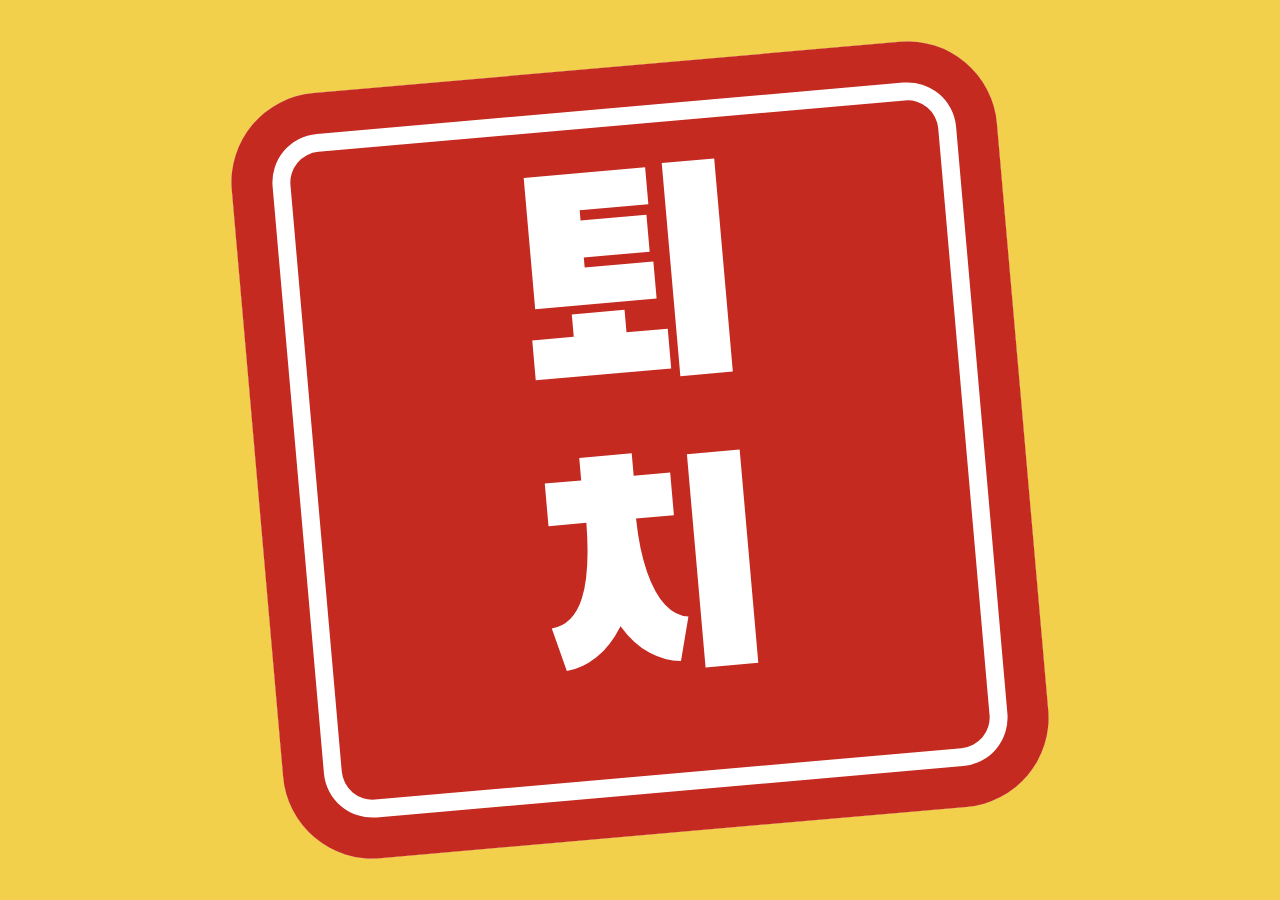
<file: src/icon.html>
<!doctype html>
<html lang="ko">
<head>
<meta charset="utf-8">
<title>지름신 퇴치소 홈 화면 아이콘</title>
<link rel="stylesheet" href="https://fonts.googleapis.com/css2?family=Black+Han+Sans&display=block&text=%ED%87%B4%EC%B9%98">
<style>
/* icon.sh가 이 페이지를 정사각형으로 찍어 휴대폰 홈 화면 아이콘을 만든다.
   크기는 모두 vw 단위라 어떤 크기로 찍어도 같은 모양이다. 안드로이드가 아이콘을 원이나 둥근 사각형으로
   잘라도(maskable) 도장이 잘리지 않도록 도장은 가운데 80% 원 안에 둔다. */
* { box-sizing: border-box; margin: 0; }
html, body { width: 100vw; height: 100vh; overflow: hidden; }
body { display: grid; place-items: center; background: #F2D04B; }
.seal {
  width: 60vw; height: 60vw; display: grid; place-items: center;
  background: #C42A20; color: #fff; border-radius: 7vw; transform: rotate(-5deg);
  box-shadow: inset 0 0 0 3.2vw #C42A20, inset 0 0 0 4.6vw #fff;
  font-family: "Black Han Sans"; font-size: 22vw; line-height: 1; letter-spacing: .04em;
  writing-mode: vertical-rl;
}
</style>
</head>
<body><div class="seal">퇴치</div></body>
</html>
</file>
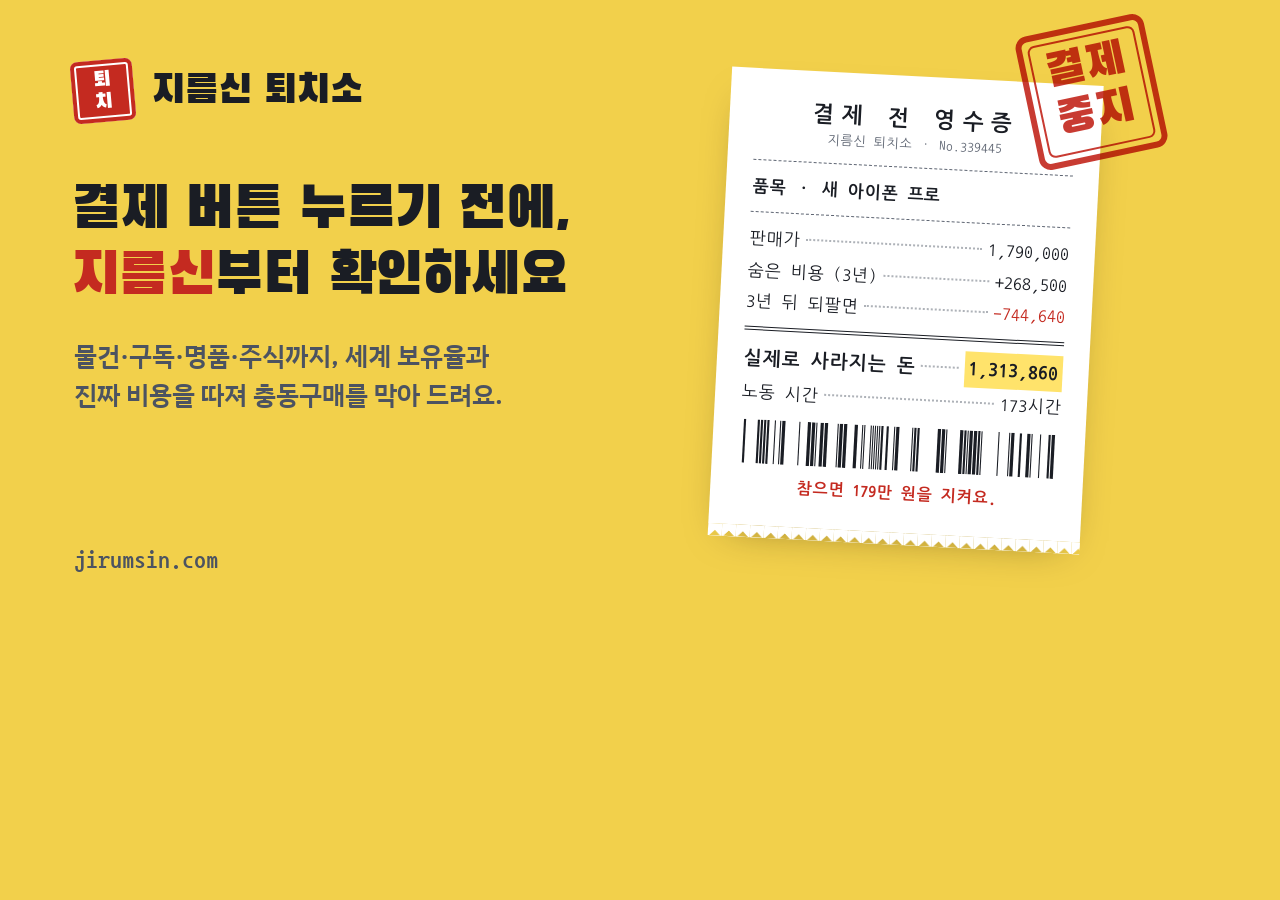
<file: src/og.html>
<!doctype html>
<html lang="ko">
<head>
<meta charset="utf-8">
<title>지름신 퇴치소 링크 미리보기 그림</title>
<link rel="stylesheet" href="https://fonts.googleapis.com/css2?family=Black+Han+Sans&family=IBM+Plex+Sans+KR:wght@600&family=Nanum+Gothic+Coding:wght@400;700&display=block">
<style>
/* og.sh가 이 페이지를 1200×630으로 찍어 docs/og.png(링크 공유 미리보기 그림)를 만든다.
   영수증 숫자는 앱의 첫 예시(새 아이폰 프로)를 분석한 값이다. */
* { box-sizing: border-box; margin: 0; }
html, body { width: 1200px; height: 630px; overflow: hidden; }
body { position: relative; background: #F2D04B; color: #1A1D24; font-family: "IBM Plex Sans KR", sans-serif; }

.brand { position: absolute; left: 72px; top: 60px; display: flex; align-items: center; gap: 18px; font-family: "Black Han Sans"; font-size: 40px; }
.seal {
  width: 62px; height: 62px; display: grid; place-items: center;
  background: #C42A20; color: #fff; border-radius: 7px; transform: rotate(-5deg);
  box-shadow: inset 0 0 0 4px #C42A20, inset 0 0 0 6px #fff;
  writing-mode: vertical-rl; font-size: 21px; line-height: 1; letter-spacing: .05em;
}
h1 { position: absolute; left: 72px; top: 178px; font-family: "Black Han Sans"; font-weight: 400; font-size: 58px; line-height: 1.14; letter-spacing: -.01em; }
h1 em { font-style: normal; color: #C42A20; }
.sub { position: absolute; left: 74px; top: 336px; width: 580px; font-size: 26px; font-weight: 600; line-height: 1.5; color: #4C5361; }
.url { position: absolute; left: 74px; bottom: 58px; font-family: "Nanum Gothic Coding"; font-weight: 700; font-size: 24px; color: #4C5361; }

.receipt {
  position: absolute; left: 720px; top: 76px; width: 372px;
  background: #fff; padding: 28px 26px 24px; transform: rotate(3deg);
  font-family: "Nanum Gothic Coding"; font-size: 17px; line-height: 1.85;
  box-shadow: 0 20px 40px -20px rgba(42, 23, 8, .5);
}
.receipt::after {
  content: ""; position: absolute; left: 0; right: 0; bottom: -12px; height: 12px;
  background:
    linear-gradient(135deg, #fff 50%, transparent 50%) 0 0 / 14px 12px repeat-x,
    linear-gradient(225deg, #fff 50%, transparent 50%) 0 0 / 14px 12px repeat-x;
}
.t { text-align: center; font-weight: 700; font-size: 22px; letter-spacing: .3em; line-height: 1.3; }
.m { text-align: center; color: #5F6673; font-size: 13px; }
hr { border: 0; border-top: 1.5px dashed #5F6673; margin: 10px 0; }
hr.d { border-top: 4px double #1A1D24; }
.it { font-weight: 700; }
.r { display: flex; align-items: baseline; gap: 6px; }
.r i { flex: 1; border-bottom: 2px dotted rgba(95, 102, 115, .5); transform: translateY(-5px); }
.r.minus b { color: #C42A20; font-weight: 400; }
.r b { font-weight: 400; }
.r.grand { font-weight: 700; font-size: 19px; }
.r.grand b { font-weight: 700; background: #FFE36B; padding: 0 4px; }
.bars { display: block; width: 100%; height: 44px; margin-top: 12px; }
.foot { margin-top: 8px; text-align: center; color: #C42A20; font-weight: 700; font-size: 16px; }

.stamp {
  position: absolute; left: 1026px; top: 24px; transform: rotate(-12deg);
  padding: 14px 20px; border: 6px solid #C42A20; border-radius: 12px;
  font-family: "Black Han Sans"; font-size: 46px; line-height: 1.04; color: #C42A20; text-align: center;
  mix-blend-mode: multiply; opacity: .92;
}
.stamp::before { content: ""; position: absolute; inset: 5px; border: 2.5px solid #C42A20; border-radius: 7px; }
</style>
</head>
<body>
<div class="brand"><span class="seal">퇴치</span>지름신 퇴치소</div>
<h1>결제 버튼 누르기 전에,<br><em>지름신</em>부터 확인하세요</h1>
<p class="sub">물건·구독·명품·주식까지, 세계 보유율과<br>진짜 비용을 따져 충동구매를 막아 드려요.</p>
<p class="url">jirumsin.com</p>

<div class="receipt">
  <p class="t">결제 전 영수증</p>
  <p class="m">지름신 퇴치소 · No.339445</p>
  <hr>
  <p class="it">품목 · 새 아이폰 프로</p>
  <hr>
  <p class="r"><span>판매가</span><i></i><b>1,790,000</b></p>
  <p class="r"><span>숨은 비용 (3년)</span><i></i><b>+268,500</b></p>
  <p class="r minus"><span>3년 뒤 되팔면</span><i></i><b>-744,640</b></p>
  <hr class="d">
  <p class="r grand"><span>실제로 사라지는 돈</span><i></i><b>1,313,860</b></p>
  <p class="r"><span>노동 시간</span><i></i><b>173시간</b></p>
  <svg class="bars" id="bars" viewBox="0 0 300 46" preserveAspectRatio="none" aria-hidden="true"></svg>
  <p class="foot">참으면 179만 원을 지켜요.</p>
</div>
<div class="stamp">결제<br>중지</div>

<script>
// 앱의 영수증 바코드와 같은 방식으로 막대를 그린다(값은 고정 씨앗이라 늘 같다)
let s = 339445;
const rnd = () => { s = (s * 1103515245 + 12345) % 2147483648; return s / 2147483648; };
let bars = '';
for (let x = 0; x < 296;) {
  const w = 1 + Math.floor(rnd() * 3);
  if (rnd() > .42) bars += `<rect x="${x}" y="0" width="${w}" height="46" fill="#1A1D24"/>`;
  x += w + 1;
}
document.getElementById('bars').innerHTML = bars;
</script>
</body>
</html>
</file>
